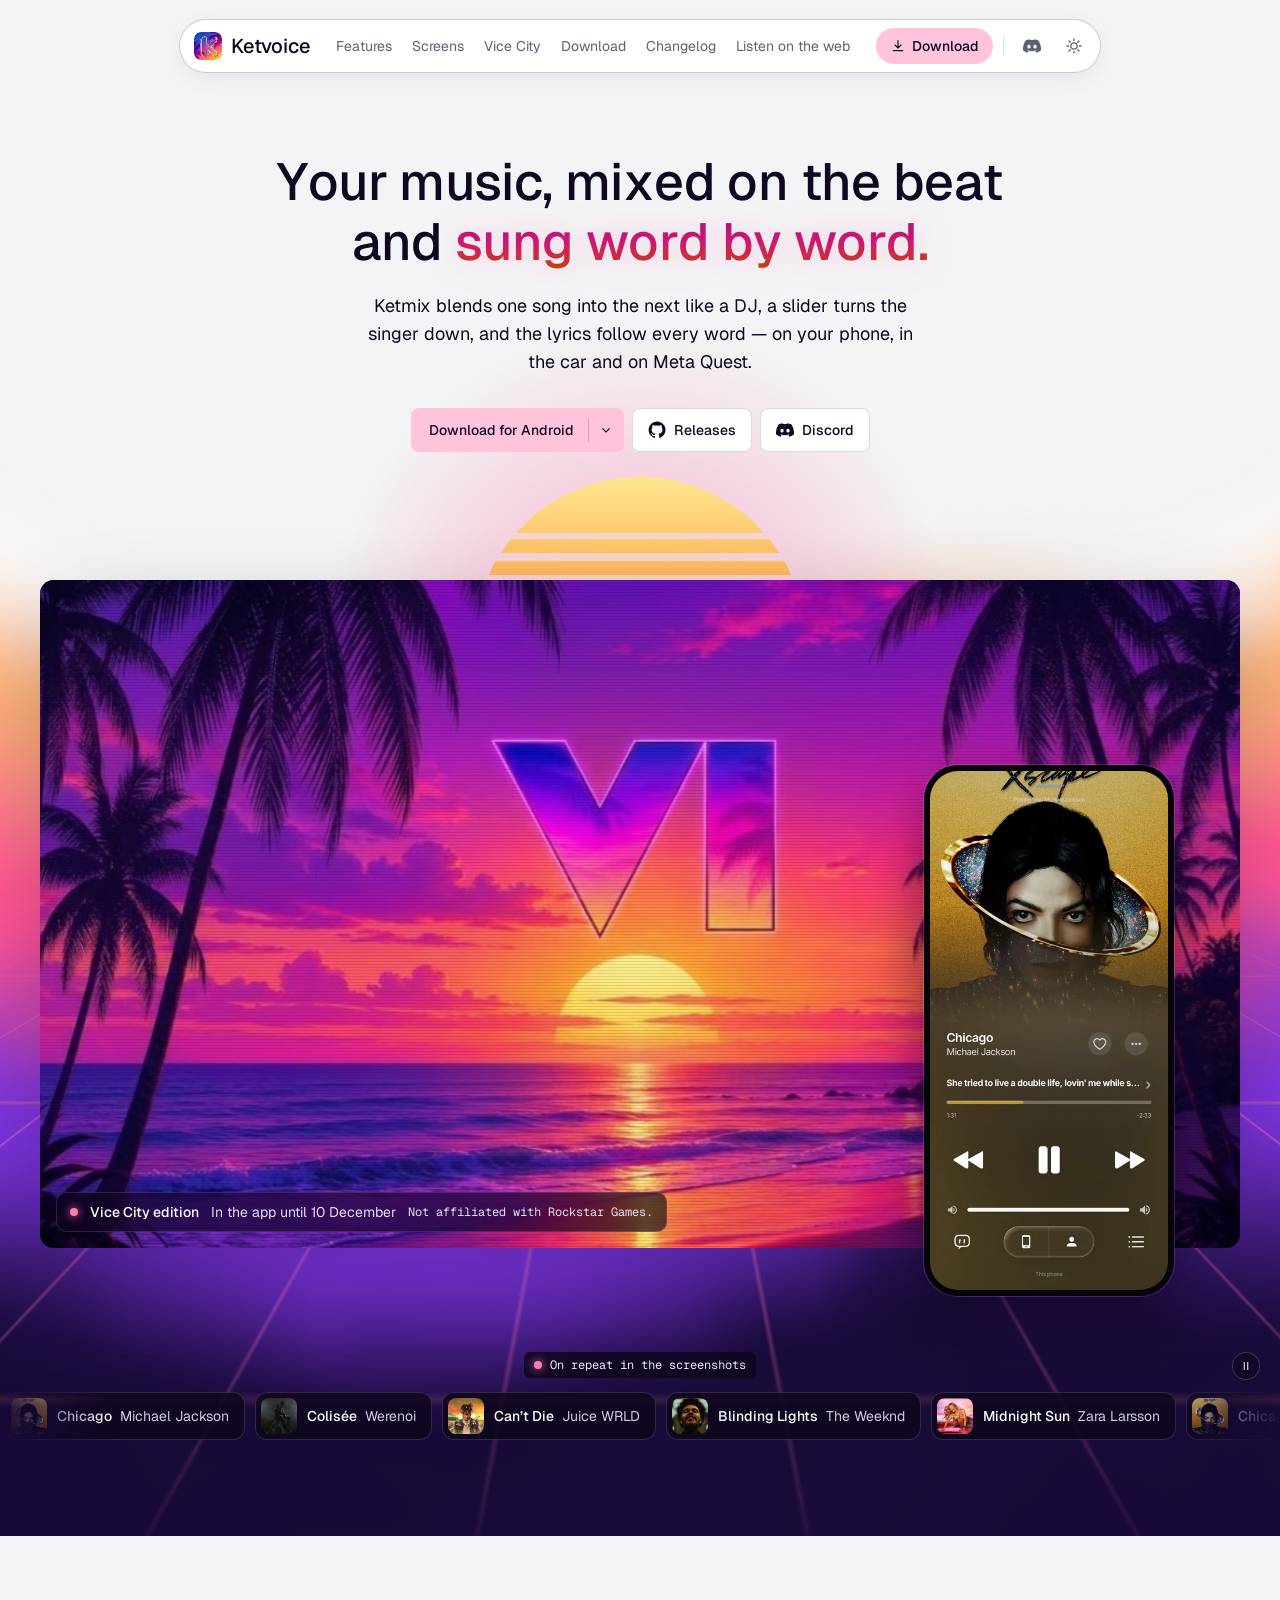
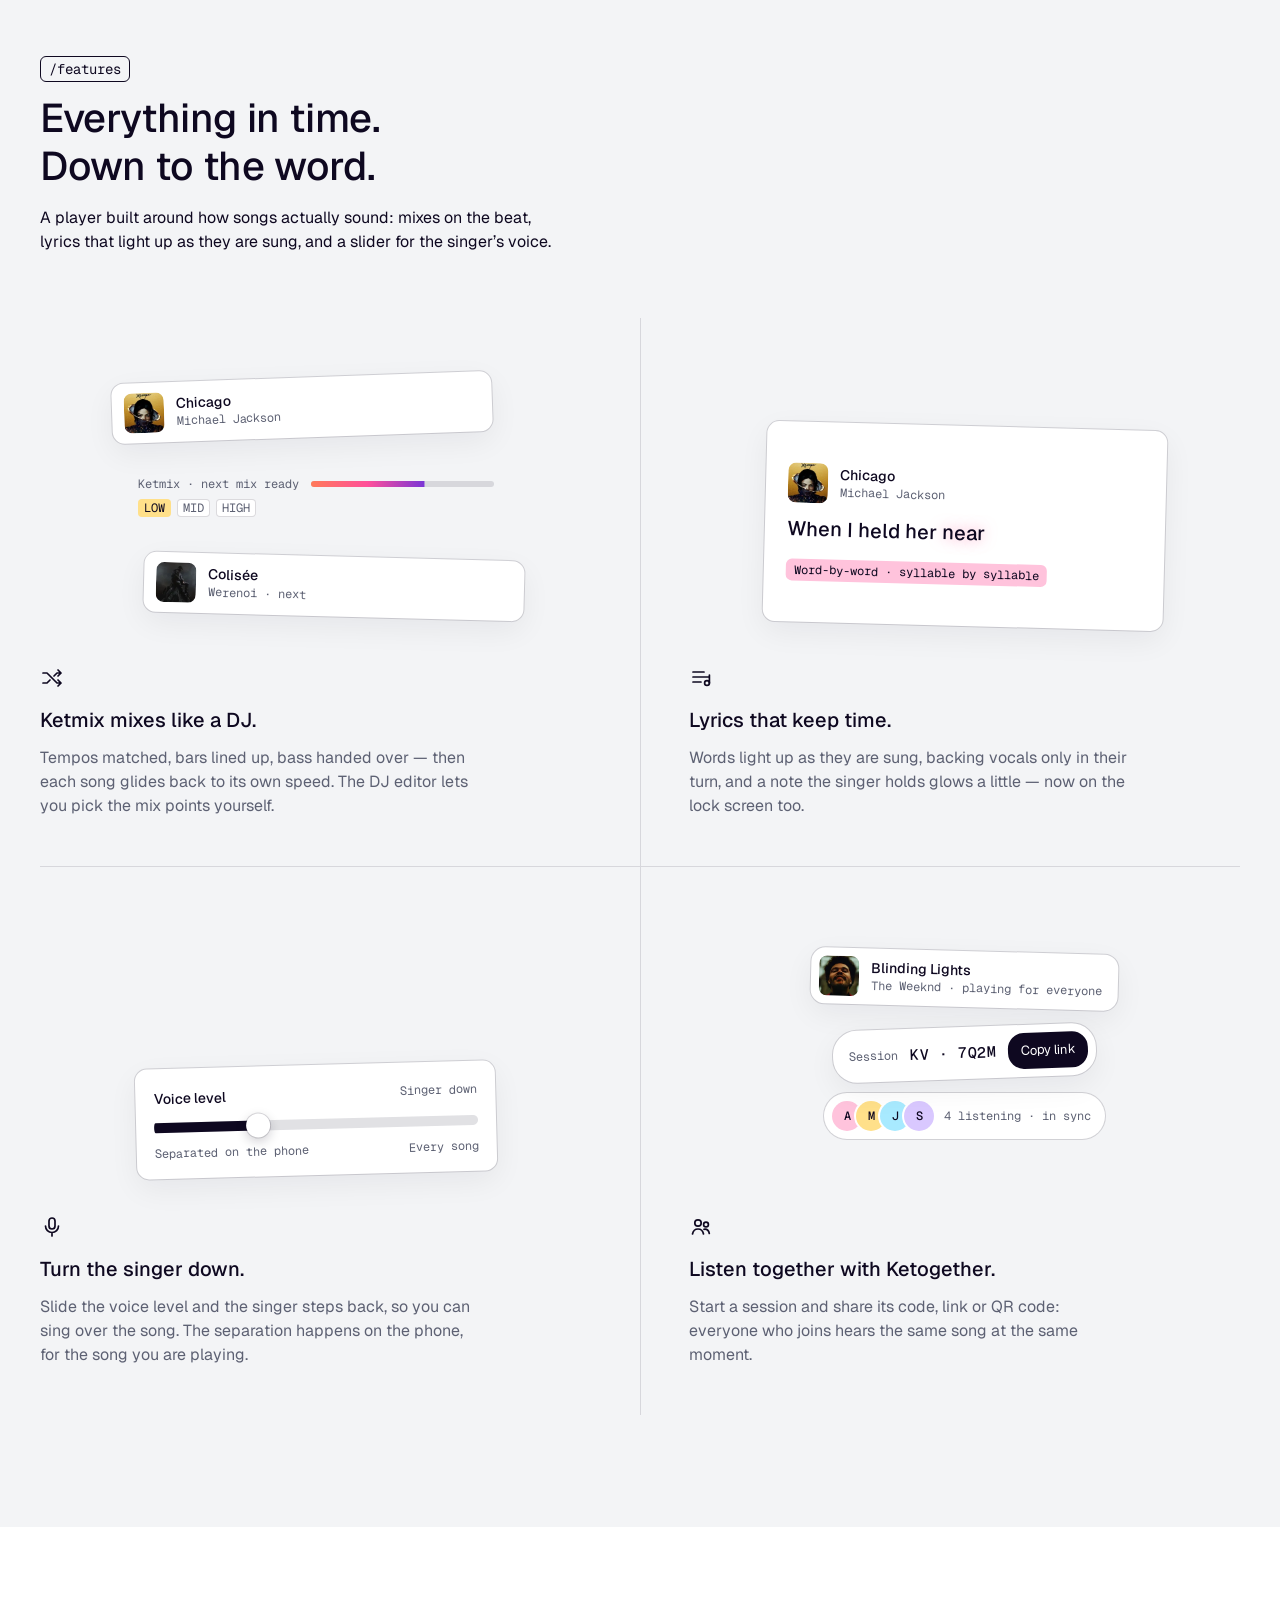
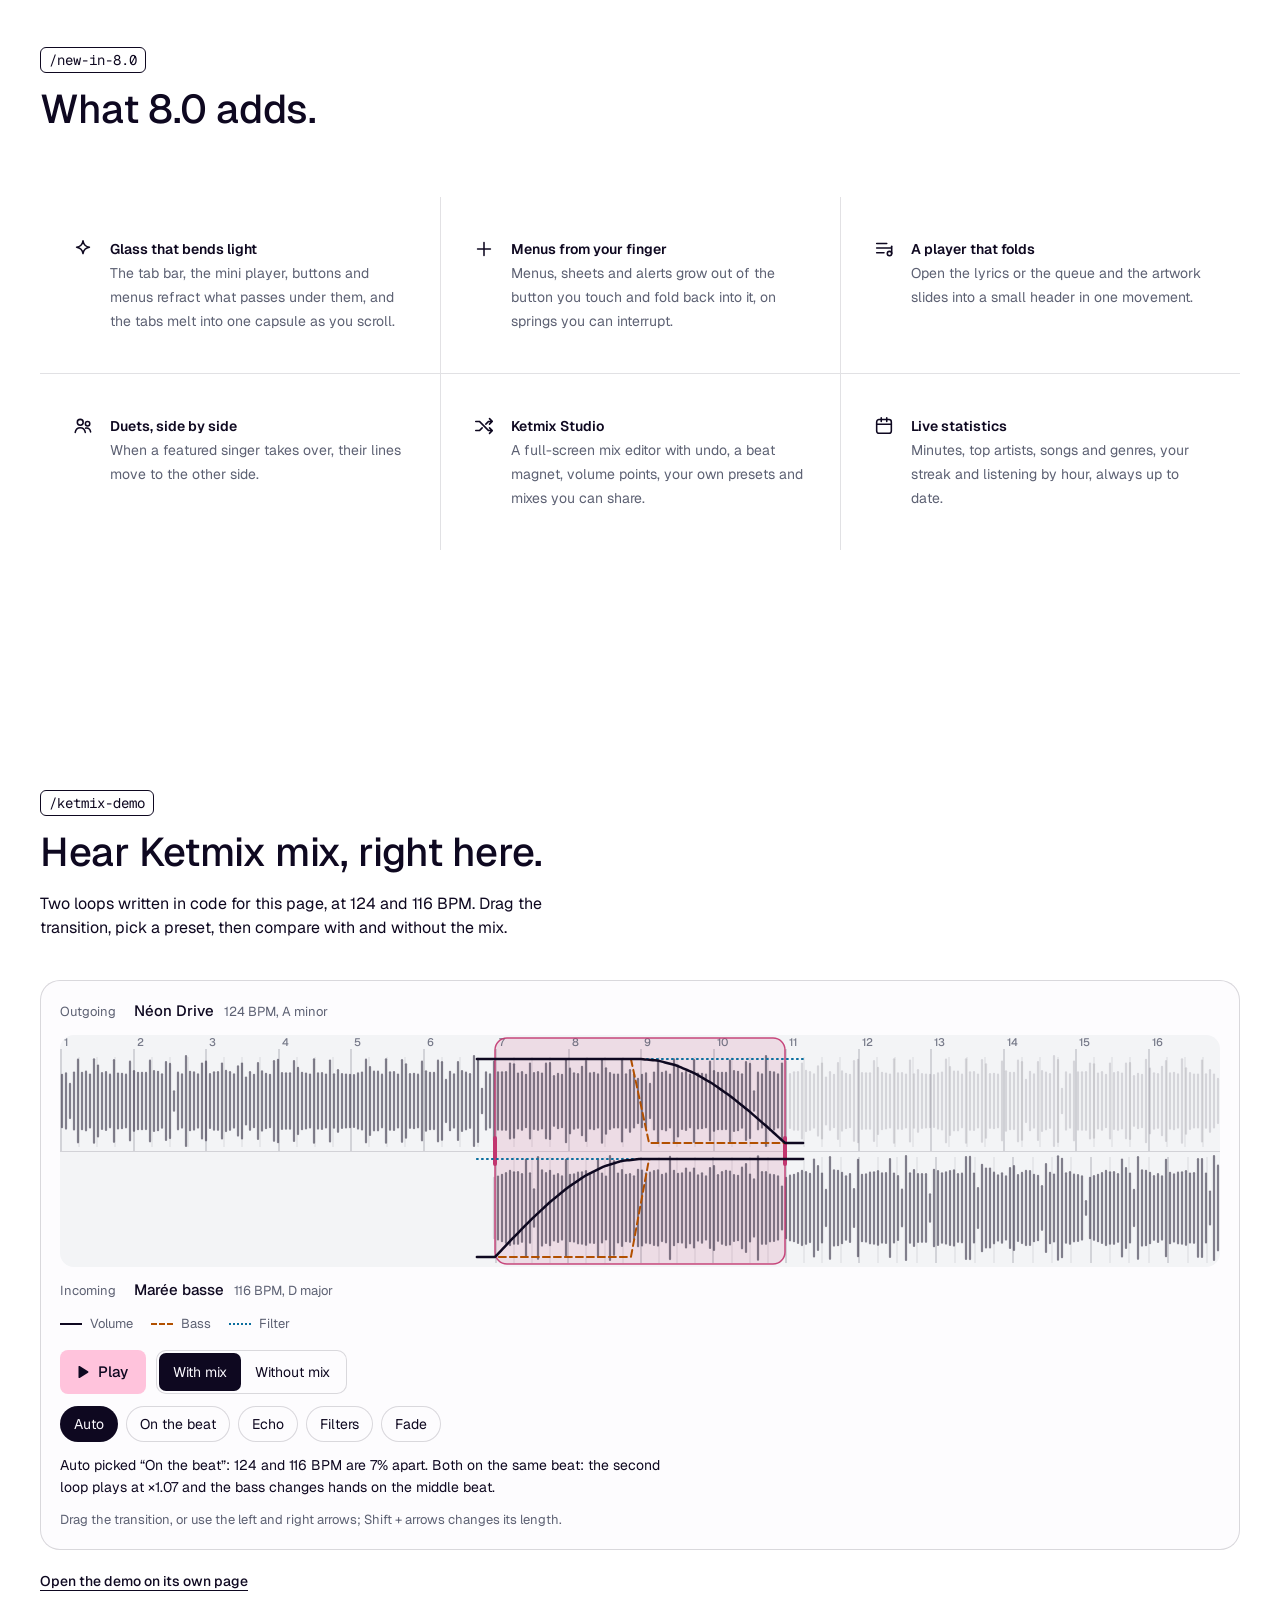
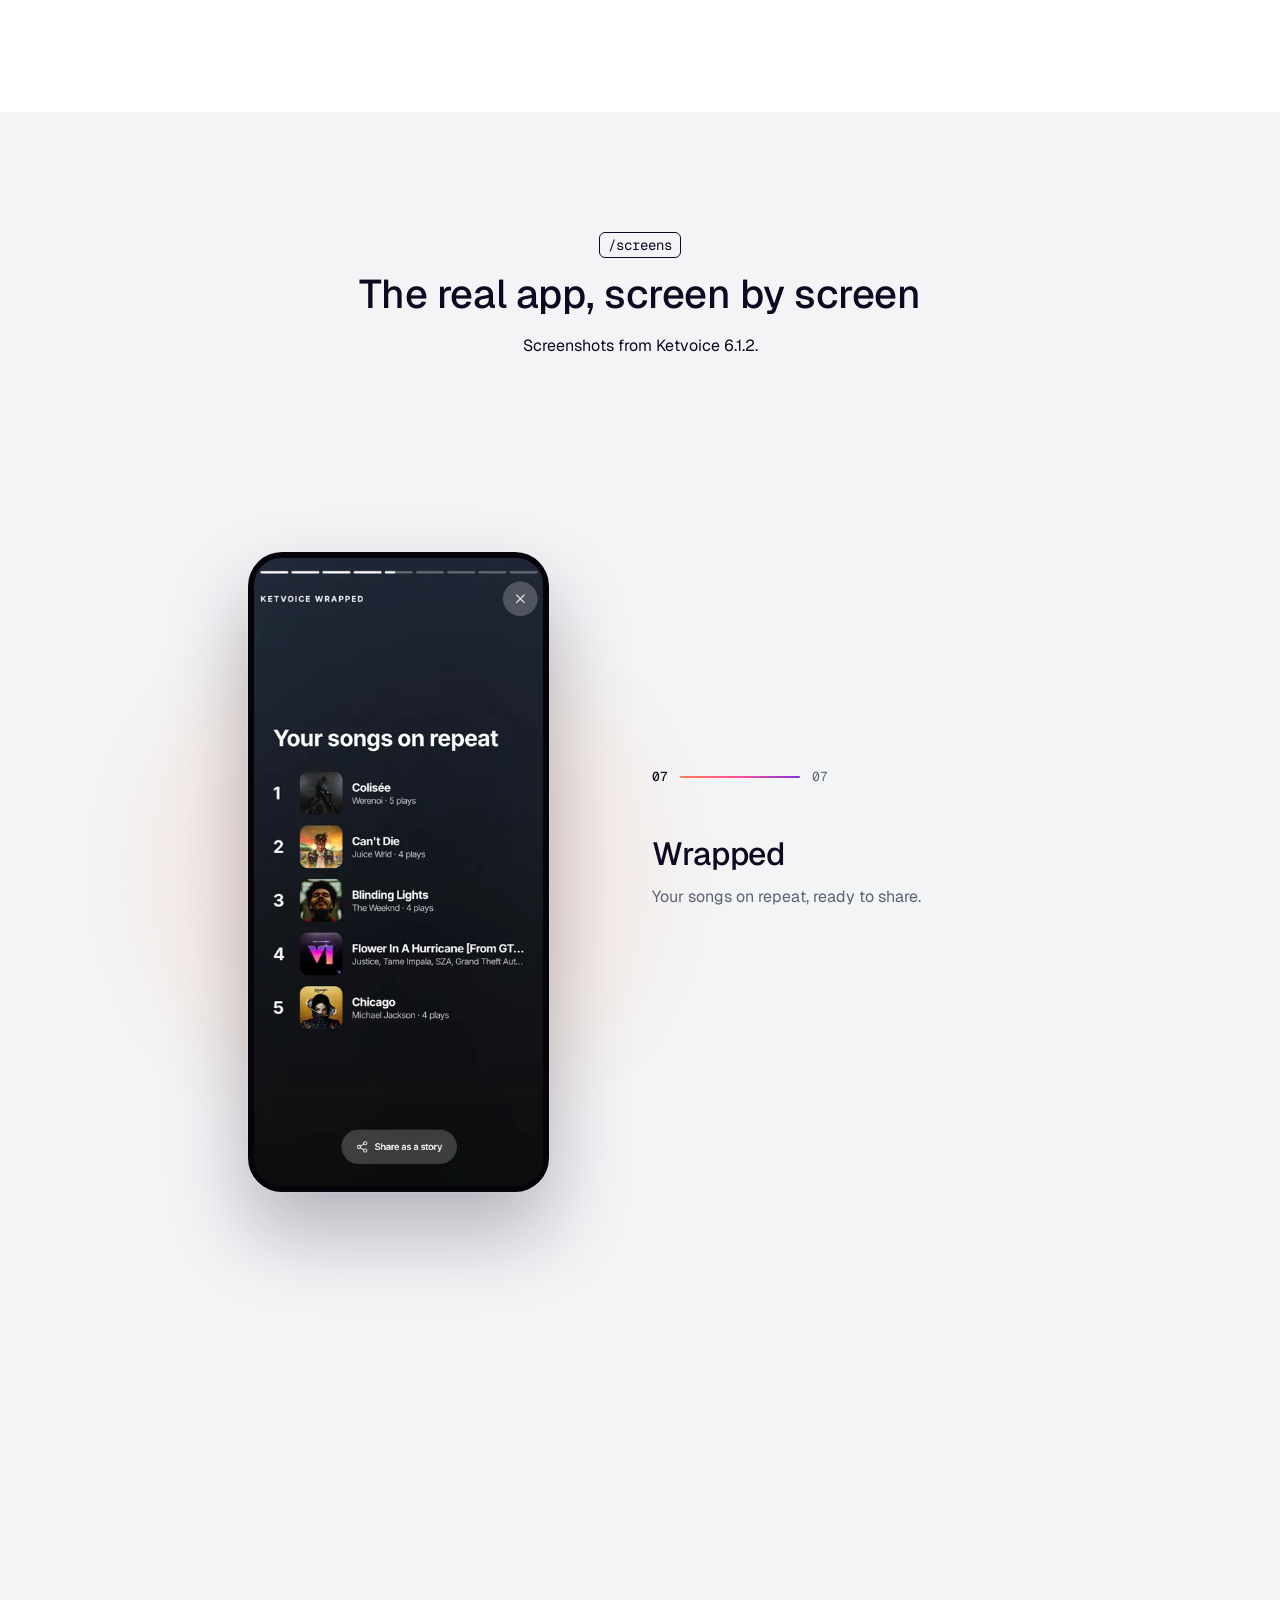
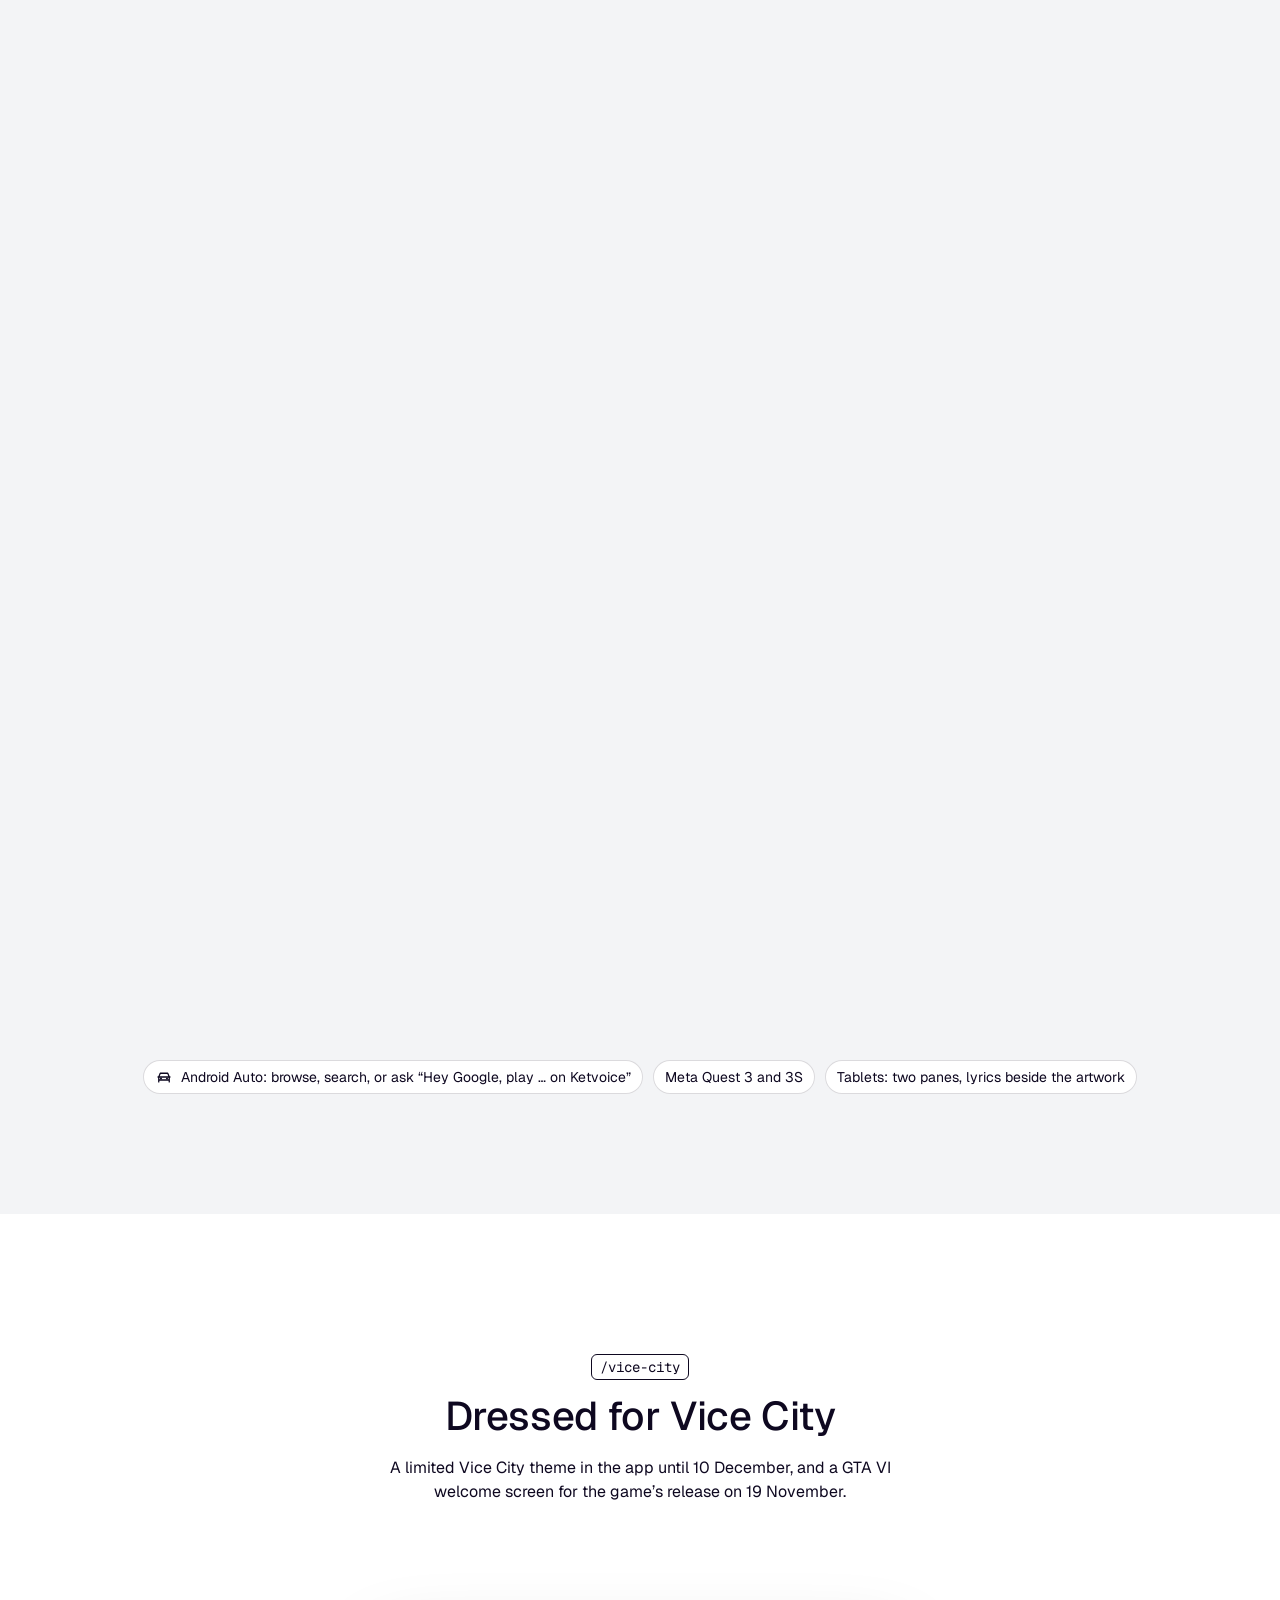
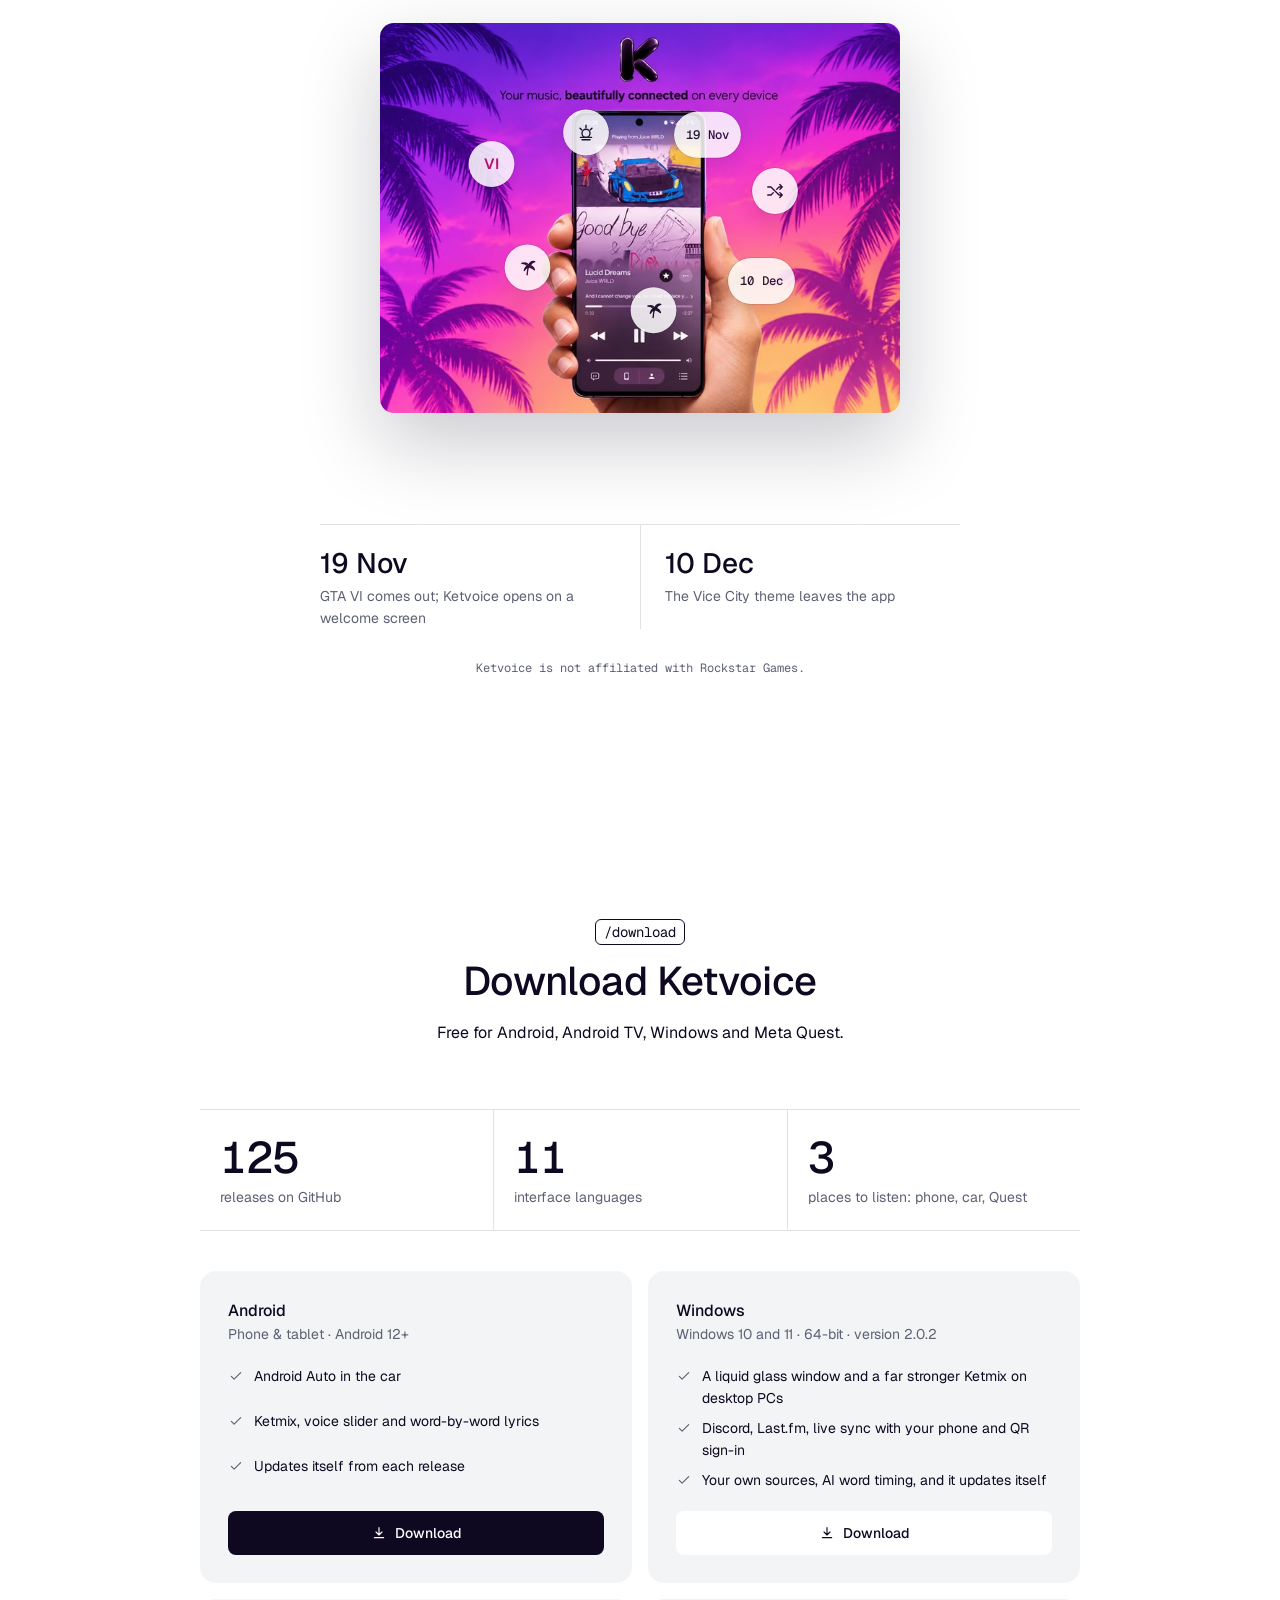
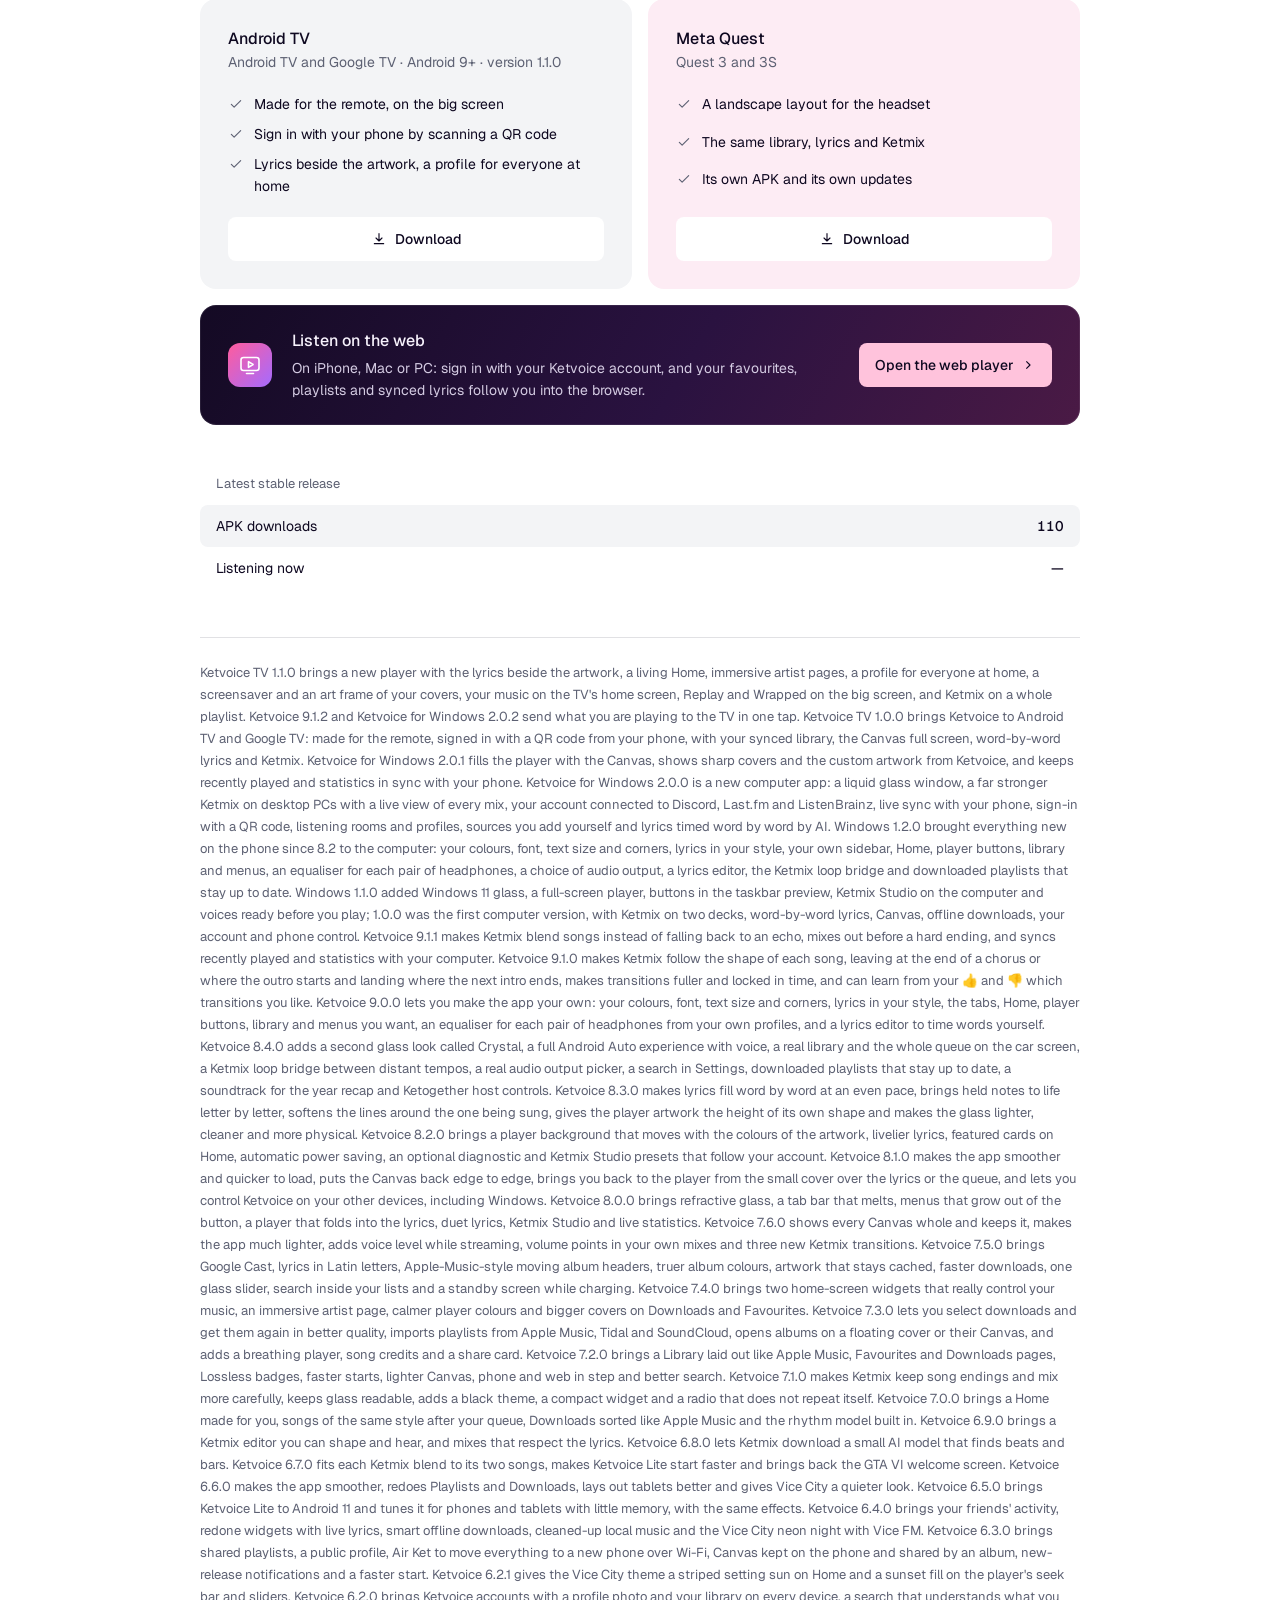
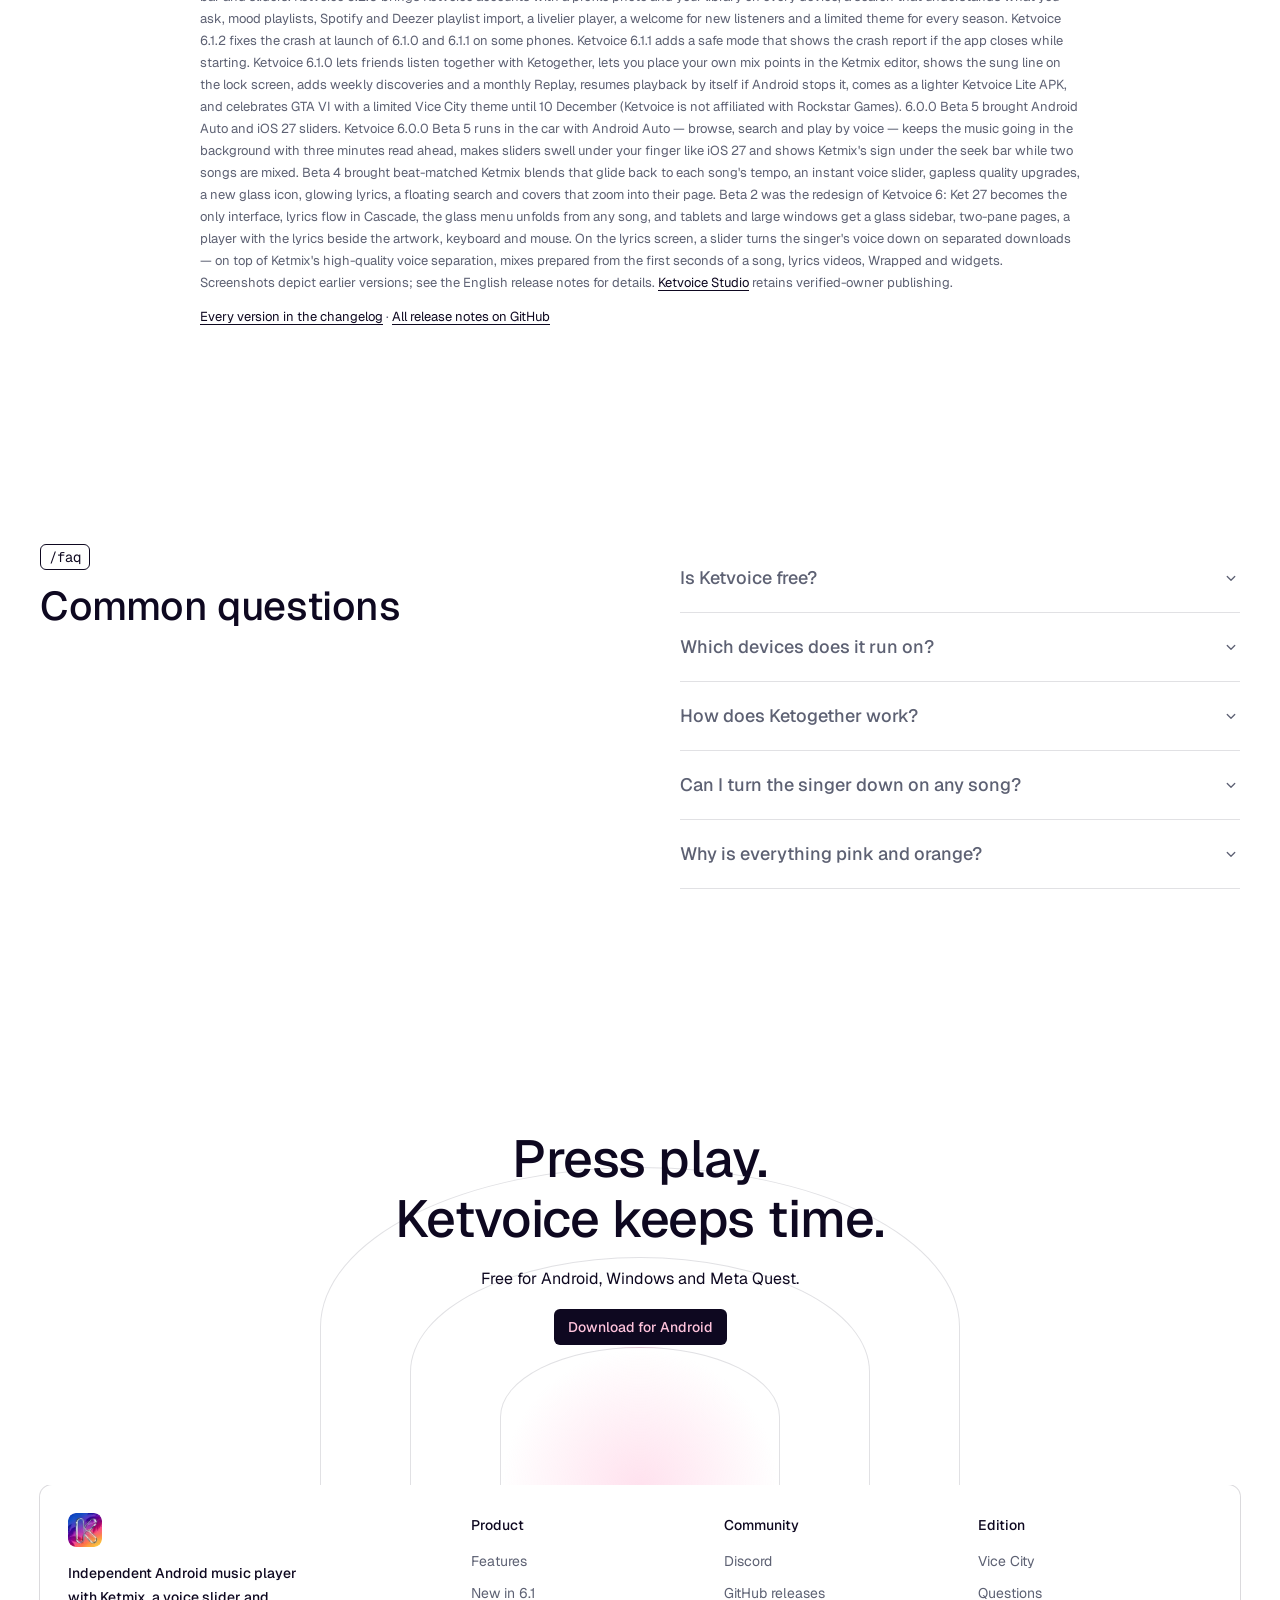
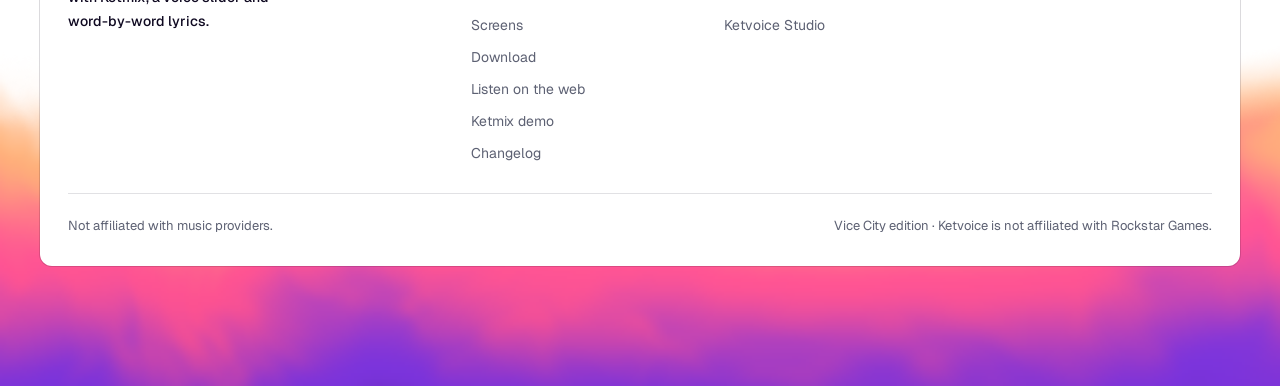
<file: index.html>
<!DOCTYPE html>
<html lang="en">
<head>
<meta charset="utf-8"/><meta content="width=device-width,initial-scale=1" name="viewport"/><meta content="light dark" name="color-scheme"/><meta content="#f3f4f6" name="theme-color"/>
<title>Ketvoice — a free music player for Android, Quest and the car</title>
<link rel="icon" href="favicon.ico" sizes="any"/>
<link rel="icon" type="image/png" sizes="32x32" href="favicon-32.png"/>
<link rel="icon" type="image/png" sizes="16x16" href="favicon-16.png"/>
<link rel="icon" type="image/png" sizes="192x192" href="favicon-192.png"/>
<link rel="apple-touch-icon" sizes="180x180" href="apple-touch-icon.png"/>
<meta content="Ketvoice is a free music player for Android. Ketmix blends songs on the beat, a slider turns the singer's voice down, lyrics follow every word — on phones, Meta Quest and Android Auto." name="description"/>
<meta property="og:type" content="website"/>
<meta property="og:title" content="Ketvoice — a free music player for Android, Quest and the car"/>
<meta property="og:description" content="Your music, beautifully connected on every device. Free for Android and Meta Quest."/>
<meta property="og:image" content="https://raw.githubusercontent.com/Tysnnn23/Ketvoice/main/ketvoice-banner.png"/>
<meta property="og:image:width" content="1448"/><meta property="og:image:height" content="1086"/>
<meta property="og:image:alt" content="Ketvoice — your music, beautifully connected on every device"/>
<meta name="twitter:card" content="summary_large_image"/>
<meta name="twitter:image" content="https://raw.githubusercontent.com/Tysnnn23/Ketvoice/main/ketvoice-banner.png"/>
<script>/* Discord sign-in for the web player: while /player is not in Supabase's allowed redirect addresses, Supabase sends the answer to the site's home instead. It goes on to /player (only within 10 minutes of a sign-in started there). */(function(){try{var q=location.search+location.hash;if(!/[?&#](code|error_description)=/.test(q))return;var p=JSON.parse(localStorage.getItem('kv-player-pkce')||'null');if(p&&Date.now()-p.at<6e5)location.replace('/player'+location.search+location.hash)}catch(e){}})();</script>
<script>document.documentElement.classList.add('js');(function(){var d=document.documentElement;try{if(localStorage.getItem('ketvoice-theme')==='dark')d.classList.add('dark')}catch(e){}if(!matchMedia('(prefers-reduced-motion: reduce)').matches)d.classList.add('motion')})();</script>
<link rel="preconnect" href="https://fonts.googleapis.com"/>
<link rel="preconnect" href="https://fonts.gstatic.com" crossorigin/>
<link rel="stylesheet" href="https://fonts.googleapis.com/css2?family=Geist:wght@400..600&amp;family=Geist+Mono:wght@400;500&amp;display=swap"/>
<link rel="preload" as="image" type="image/avif" imagesrcset="assets/hero-vi-720.avif 720w, assets/hero-vi-1117.avif 1117w" imagesizes="(max-width: 1240px) 100vw, 1188px"/>
<link rel="stylesheet" href="css/style.css?v=202611181500"/>
<link rel="stylesheet" href="css/ketmix.css?v=202611191200"/>
<script async src="https://pagead2.googlesyndication.com/pagead/js/adsbygoogle.js?client=ca-pub-2623695974781872"
     crossorigin="anonymous"></script>
</head>
<body>
<svg aria-hidden="true" style="position:absolute;width:0;height:0;overflow:hidden" xmlns="http://www.w3.org/2000/svg">
<symbol id="i-down" viewBox="0 0 24 24"><path d="M12 4v11m0 0 4.5-4.5M12 15l-4.5-4.5M5 19h14"/></symbol>
<symbol id="i-chev" viewBox="0 0 24 24"><path d="m7 10 5 5 5-5" /></symbol>
<symbol id="i-check" viewBox="0 0 24 24"><path d="m5 12.5 4.2 4.2L19 7"/></symbol>
<symbol id="i-plus" viewBox="0 0 24 24"><path d="M12 5v14M5 12h14"/></symbol>
<symbol id="i-mix" viewBox="0 0 24 24"><path d="M3 7h4l10 10h4M3 17h4l3-3m4-4 3-3h4M18 4l3 3-3 3M18 14l3 3-3 3"/></symbol>
<symbol id="i-lyrics" viewBox="0 0 24 24"><path d="M4 6h11M4 11h16M4 16h8"/><circle cx="18" cy="17" r="2.4"/><path d="M20.4 17V9"/></symbol>
<symbol id="i-voice" viewBox="0 0 24 24"><rect x="9" y="3" width="6" height="11" rx="3"/><path d="M5.5 11a6.5 6.5 0 0 0 13 0M12 17.5V21"/></symbol>
<symbol id="i-people" viewBox="0 0 24 24"><circle cx="9" cy="8" r="3.2"/><circle cx="17" cy="9.5" r="2.4"/><path d="M3.5 19c.6-3.2 2.8-5 5.5-5s4.9 1.8 5.5 5M15 14.3c2.6-.4 4.7 1.2 5.3 4.2"/></symbol>
<symbol id="i-web" viewBox="0 0 24 24"><rect x="3" y="4.5" width="18" height="13" rx="2.5"/><path d="M8.5 20.5h7M10.5 8.6v5.8l4.6-2.9z"/></symbol>
<symbol id="i-wave" viewBox="0 0 24 24"><path d="M3 12h2M7 8v8M11 5v14M15 9v6M19 7v10M21 12h0"/></symbol>
<symbol id="i-lock" viewBox="0 0 24 24"><rect x="5" y="10" width="14" height="10" rx="2.5"/><path d="M8 10V7.5a4 4 0 0 1 8 0V10M9 15h6"/></symbol>
<symbol id="i-spark" viewBox="0 0 24 24"><path d="M12 3c.6 4.2 2.8 6.4 7 7-4.2.6-6.4 2.8-7 7-.6-4.2-2.8-6.4-7-7 4.2-.6 6.4-2.8 7-7Z"/></symbol>
<symbol id="i-calendar" viewBox="0 0 24 24"><rect x="4" y="5" width="16" height="15" rx="2.5"/><path d="M4 10h16M9 3v4M15 3v4"/></symbol>
<symbol id="i-resume" viewBox="0 0 24 24"><path d="M4 12a8 8 0 1 0 2.4-5.7M4 4v4h4"/><path d="M10 9.5v5l4-2.5z"/></symbol>
<symbol id="i-car" viewBox="0 0 24 24"><path d="M5 16V12l2-5h10l2 5v4M5 16h14M5 16v2.5M19 16v2.5M4 12h16"/><circle cx="8" cy="14" r=".6"/><circle cx="16" cy="14" r=".6"/></symbol>
<symbol id="i-disc" viewBox="0 0 24 24"><path fill="currentColor" stroke="none" d="M20.317 4.37a19.79 19.79 0 0 0-4.885-1.515.074.074 0 0 0-.079.037c-.21.375-.444.865-.608 1.25a18.27 18.27 0 0 0-5.487 0 12.6 12.6 0 0 0-.617-1.25.077.077 0 0 0-.079-.037A19.74 19.74 0 0 0 3.677 4.37a.07.07 0 0 0-.032.027C.533 9.046-.32 13.58.099 18.058a.082.082 0 0 0 .031.056 19.9 19.9 0 0 0 5.993 3.03.078.078 0 0 0 .084-.028c.462-.63.874-1.295 1.226-1.994a.076.076 0 0 0-.041-.106 13.1 13.1 0 0 1-1.872-.892.077.077 0 0 1-.008-.128c.126-.094.252-.192.372-.291a.074.074 0 0 1 .078-.011c3.928 1.793 8.18 1.793 12.061 0a.074.074 0 0 1 .079.01c.12.099.246.198.373.292a.077.077 0 0 1-.007.128 12.3 12.3 0 0 1-1.873.891.077.077 0 0 0-.04.107c.36.698.772 1.363 1.225 1.993a.076.076 0 0 0 .084.029 19.84 19.84 0 0 0 6.002-3.03.077.077 0 0 0 .032-.055c.5-5.177-.838-9.674-3.549-13.66a.061.061 0 0 0-.031-.029ZM8.02 15.331c-1.183 0-2.157-1.085-2.157-2.419 0-1.333.955-2.419 2.157-2.419 1.211 0 2.176 1.095 2.157 2.419 0 1.334-.956 2.419-2.157 2.419Zm7.975 0c-1.183 0-2.157-1.085-2.157-2.419 0-1.333.955-2.419 2.157-2.419 1.211 0 2.176 1.095 2.157 2.419 0 1.334-.946 2.419-2.157 2.419Z"/></symbol>
<symbol id="i-palm" viewBox="0 0 24 24"><path d="M11.5 21c.3-4.6 1-8.2 2.3-11.4M13.8 9.6C12 6.6 8.6 5.6 5 6.8c3 .1 5.4 1.2 6.9 3.1M13.8 9.6c.8-3.6 3.7-5.4 7.2-4.9-2.6.8-4.6 2.3-5.6 4.7M13.8 9.6c3.6.1 6 2.1 6.8 5.4-1.6-1.9-3.8-3.2-6.4-3.6M13.8 9.6c-3 .6-5.2 2.8-5.7 6.2 1.1-2.3 3-3.9 5.3-4.6"/></symbol>
<symbol id="i-sun" viewBox="0 0 24 24"><circle cx="12" cy="13" r="5"/><path d="M5 18h14M7 21h10M12 3v3M4.6 6.6l2 2M19.4 6.6l-2 2"/></symbol>
<symbol id="i-gh" viewBox="0 0 24 24"><path fill="currentColor" stroke="none" d="M12 .8a11.2 11.2 0 0 0-3.54 21.83c.56.1.77-.24.77-.54v-2.1c-3.15.68-3.81-1.34-3.81-1.34-.51-1.29-1.26-1.63-1.26-1.63-1.03-.7.08-.69.08-.69 1.14.08 1.74 1.17 1.74 1.17 1.01 1.73 2.66 1.23 3.3.94.1-.73.4-1.24.73-1.53-2.52-.28-5.17-1.26-5.17-5.61 0-1.24.44-2.25 1.17-3.04-.12-.28-.51-1.44.11-3 0 0 .96-.31 3.1 1.16a10.8 10.8 0 0 1 5.65 0c2.15-1.47 3.1-1.16 3.1-1.16.62 1.56.23 2.72.11 3 .73.79 1.17 1.8 1.17 3.04 0 4.36-2.66 5.33-5.19 5.6.41.35.78 1.04.78 2.1v3.12c0 .3.2.64.78.53A11.2 11.2 0 0 0 12 .8Z"/></symbol>
</svg>
<a class="skip-link" href="#main">Skip to content</a>
<div aria-hidden="true" class="page-progress"></div>

<div class="header-zone"><header class="topbar" id="topbar">
<a aria-label="Ketvoice home" class="brand" href="#top"><picture><source srcset="assets/ketvoice-logo-vc-96.webp" type="image/webp"/><img alt="" height="28" src="assets/ketvoice-logo-vc-96.png" width="28"/></picture><span>Ketvoice</span></a>
<nav aria-label="Primary" class="nav-links"><a href="#features">Features</a><a href="#screens">Screens</a><a href="#vice-city">Vice City</a><a href="#download">Download</a><a href="changelog">Changelog</a><a href="player">Listen on the web</a></nav>
<div class="nav-actions"><a class="nav-cta" data-apk="android" href="#download"><svg aria-hidden="true" class="icon"><use href="#i-down"/></svg>Download</a><span aria-hidden="true" class="nav-sep"></span><button aria-label="Ketvoice Discord" class="nav-icon discord-action" title="Discord" type="button"><svg aria-hidden="true" class="icon"><use href="#i-disc"/></svg></button><button aria-label="Switch theme" class="nav-icon theme-toggle" id="theme-toggle" title="Switch between light and dark" type="button"><svg aria-hidden="true" class="icon theme-icon" viewBox="0 0 24 24"><g class="sun"><circle cx="12" cy="12" r="4.2"></circle><path d="M12 2.6v2.2M12 19.2v2.2M2.6 12h2.2M19.2 12h2.2M5.4 5.4l1.6 1.6M17 17l1.6 1.6M18.6 5.4 17 7M7 17l-1.6 1.6"></path></g><path class="moon" d="M20 14.4A8.4 8.4 0 1 1 9.6 4a6.9 6.9 0 0 0 10.4 10.4Z"></path></svg></button><button aria-controls="mobile-menu" aria-expanded="false" aria-label="Open navigation" class="menu-toggle" id="menu-toggle" type="button"><svg aria-hidden="true" class="icon" viewBox="0 0 24 24"><path d="M5 9h14M5 15h14"></path></svg></button></div>
</header>
<div class="mobile-menu" id="mobile-menu"><a href="#features">Features</a><a href="#screens">Screens</a><a href="#vice-city">Vice City</a><a href="#download">Download</a><a href="changelog">Changelog</a><a href="player">Listen on the web</a><button class="discord-action" type="button">Discord</button></div></div>

<main id="main">
<section aria-labelledby="hero-title" class="hero" id="top">
<canvas aria-hidden="true" class="flow flow-hero" data-flow="hero"></canvas>
<div aria-hidden="true" class="spot"></div>
<div aria-hidden="true" class="floor"><i></i></div>
<div class="wrap hero-head">
<h1 class="appear kinetic" data-kinetic id="hero-title">Your music, mixed on the beat and <span class="sung">sung word by word.</span></h1>
<p class="hero-sub appear">Ketmix blends one song into the next like a DJ, a slider turns the singer down, and the lyrics follow every word — on your phone, in the car and on Meta Quest.</p>
<div class="hero-actions appear">
<div class="split" data-magnet id="split"><a class="btn btn-accent split-main" data-apk="android" href="https://github.com/Tysnnn23/Ketvoice/releases/latest">Download for Android</a><button aria-controls="split-menu" aria-expanded="false" aria-haspopup="true" aria-label="Choose another edition" class="btn btn-accent split-more" id="split-more" type="button"><svg aria-hidden="true" class="icon"><use href="#i-chev"/></svg></button>
<div class="split-menu" id="split-menu" role="menu"><a data-apk="android" href="https://github.com/Tysnnn23/Ketvoice/releases/latest" role="menuitem">Android <small>phone &amp; tablet</small></a><a data-win="windows" href="https://github.com/Tysnnn23/Ketvoice/releases/download/windows-v2.0.2/Ketvoice-2.0.2.msi" role="menuitem">Windows <small>10 and 11</small></a><a data-tv="tv" href="https://github.com/Tysnnn23/Ketvoice/releases/download/tv-v1.1.0/Ketvoice-TV-1.1.0.apk" role="menuitem">Android TV <small>and Google TV</small></a><a data-apk="quest" href="https://github.com/Tysnnn23/Ketvoice/releases/latest" role="menuitem">Meta Quest <small>3 and 3S</small></a><a data-apk="lite" hidden href="https://github.com/Tysnnn23/Ketvoice/releases/latest" role="menuitem">Ketvoice Lite <small>modest phones</small></a><a data-apk="wear" hidden href="https://github.com/Tysnnn23/Ketvoice/releases/latest" role="menuitem">Wear OS <small>watch</small></a></div></div>
<a class="btn btn-line" data-magnet href="https://github.com/Tysnnn23/Ketvoice/releases/latest" rel="noopener noreferrer" target="_blank"><svg aria-hidden="true" class="icon"><use href="#i-gh"/></svg>Releases</a>
<button class="btn btn-line discord-action" data-magnet type="button"><svg aria-hidden="true" class="icon"><use href="#i-disc"/></svg>Discord</button>
</div>
</div>
<div class="wrap showcase-wrap">
<div aria-hidden="true" class="vc-sun"><i></i></div>
<figure class="showcase appear-late">
<picture class="showcase-art"><source type="image/avif" sizes="(max-width: 1240px) 100vw, 1188px" srcset="assets/hero-vi-720.avif 720w, assets/hero-vi-1117.avif 1117w"/><source type="image/webp" sizes="(max-width: 1240px) 100vw, 1188px" srcset="assets/hero-vi-720.webp 720w, assets/hero-vi-1117.webp 1117w"/><img alt="A neon VI over a sunset beach lined with palm trees" decoding="async" fetchpriority="high" height="622" sizes="(max-width: 1240px) 100vw, 1188px" src="assets/hero-vi-1117.jpg" srcset="assets/hero-vi-720.jpg 720w, assets/hero-vi-1117.jpg 1117w" width="1117"/></picture>
<div class="showcase-phone"><picture><source type="image/webp" sizes="(max-width: 760px) 30vw, 250px" srcset="assets/app-player-420.webp 420w, assets/app-player-640.webp 640w"/><img alt="The Ketvoice player playing Chicago by Michael Jackson: the XSCAPE artwork, the line being sung, the seek bar and the controls" decoding="async" height="2600" width="1224" src="assets/app-player-420.jpg"/></picture></div>
<figcaption class="showcase-bar"><span class="sb-dot" aria-hidden="true"></span><span class="sb-title">Vice City edition</span><span class="sb-meta">In the app until 10 December</span><span class="sb-fine">Not affiliated with Rockstar Games.</span></figcaption>
</figure>
</div>
<div class="ticker appear-late" data-live id="ticker">
<p class="tk-label"><span class="sb-dot" aria-hidden="true"></span>On repeat in the screenshots</p>
<div class="tk-view"><div class="tk-track"><ul aria-label="Songs on repeat in the app screenshots"><li><img alt="" class="cover" decoding="async" height="120" loading="lazy" src="assets/cover-chicago.webp" width="120"/><span><b>Chicago</b> Michael Jackson</span></li><li><img alt="" class="cover" decoding="async" height="120" loading="lazy" src="assets/cover-colisee.webp" width="120"/><span><b>Colisée</b> Werenoi</span></li><li><img alt="" class="cover" decoding="async" height="120" loading="lazy" src="assets/cover-cantdie.webp" width="120"/><span><b>Can’t Die</b> Juice WRLD</span></li><li><img alt="" class="cover" decoding="async" height="120" loading="lazy" src="assets/cover-blinding.webp" width="120"/><span><b>Blinding Lights</b> The Weeknd</span></li><li><img alt="" class="cover" decoding="async" height="120" loading="lazy" src="assets/cover-midnight.webp" width="120"/><span><b>Midnight Sun</b> Zara Larsson</span></li></ul><ul aria-hidden="true" class="tk-dup"><li><img alt="" class="cover" decoding="async" height="120" loading="lazy" src="assets/cover-chicago.webp" width="120"/><span><b>Chicago</b> Michael Jackson</span></li><li><img alt="" class="cover" decoding="async" height="120" loading="lazy" src="assets/cover-colisee.webp" width="120"/><span><b>Colisée</b> Werenoi</span></li><li><img alt="" class="cover" decoding="async" height="120" loading="lazy" src="assets/cover-cantdie.webp" width="120"/><span><b>Can’t Die</b> Juice WRLD</span></li><li><img alt="" class="cover" decoding="async" height="120" loading="lazy" src="assets/cover-blinding.webp" width="120"/><span><b>Blinding Lights</b> The Weeknd</span></li><li><img alt="" class="cover" decoding="async" height="120" loading="lazy" src="assets/cover-midnight.webp" width="120"/><span><b>Midnight Sun</b> Zara Larsson</span></li></ul></div></div>
<button aria-label="Pause the song ticker" aria-pressed="false" class="tk-pause" id="tk-pause" type="button"><svg aria-hidden="true" class="icon" viewBox="0 0 24 24"><path class="i-pause" d="M9 6v12M15 6v12"/><path class="i-play" d="M8 5.5v13l10.5-6.5z"/></svg></button>
</div>
</section>

<section aria-labelledby="features-title" class="features" id="features">
<div class="wrap">
<header class="sec-head reveal"><p class="tag">/features</p><h2 id="features-title">Everything in time.<br/>Down to the word.</h2><p class="sec-sub">A player built around how songs actually sound: mixes on the beat, lyrics that light up as they are sung, and a slider for the singer’s voice.</p></header>
<div class="bento">
<article class="cell reveal">
<div aria-hidden="true" class="widget w-mix">
<div class="deck deck-a"><img alt="" class="cover" height="120" loading="lazy" src="assets/cover-chicago.webp" width="120"/><span class="deck-t"><b>Chicago</b><small>Michael Jackson</small></span></div>
<div class="xfade"><span class="xf-label">Ketmix · next mix ready</span><span class="xf-track"><i></i></span><span class="xf-keys"><em>LOW</em><em>MID</em><em>HIGH</em></span></div>
<div class="deck deck-b"><img alt="" class="cover" height="120" loading="lazy" src="assets/cover-colisee.webp" width="120"/><span class="deck-t"><b>Colisée</b><small>Werenoi · next</small></span></div>
</div>
<svg aria-hidden="true" class="icon cell-icon"><use href="#i-mix"/></svg>
<h3>Ketmix mixes like a DJ.</h3>
<p>Tempos matched, bars lined up, bass handed over — then each song glides back to its own speed. The DJ editor lets you pick the mix points yourself.</p>
</article>
<article class="cell reveal">
<div aria-hidden="true" class="widget w-lyrics">
<div class="ly-head"><img alt="" class="cover" height="120" loading="lazy" src="assets/cover-chicago.webp" width="120"/><span class="deck-t"><b>Chicago</b><small>Michael Jackson</small></span></div>
<p class="ly ly-now"><span>When</span> <span>I</span> <span>held</span> <span>her</span> <span class="held">near</span></p>
<span class="ly-chip">Word-by-word · syllable by syllable</span>
</div>
<svg aria-hidden="true" class="icon cell-icon"><use href="#i-lyrics"/></svg>
<h3>Lyrics that keep time.</h3>
<p>Words light up as they are sung, backing vocals only in their turn, and a note the singer holds glows a little — now on the lock screen too.</p>
</article>
<article class="cell reveal">
<div aria-hidden="true" class="widget w-voice">
<div class="vs-row"><span>Voice level</span><span class="vs-val">Singer down</span></div>
<div class="vs-track"><i></i><b></b></div>
<div class="vs-row vs-sub"><span>Separated on the phone</span><span>Every song</span></div>
</div>
<svg aria-hidden="true" class="icon cell-icon"><use href="#i-voice"/></svg>
<h3>Turn the singer down.</h3>
<p>Slide the voice level and the singer steps back, so you can sing over the song. The separation happens on the phone, for the song you are playing.</p>
</article>
<article class="cell reveal">
<div aria-hidden="true" class="widget w-together">
<div class="kt-now"><img alt="" class="cover" height="120" loading="lazy" src="assets/cover-blinding.webp" width="120"/><span class="deck-t"><b>Blinding Lights</b><small>The Weeknd · playing for everyone</small></span></div>
<div class="kt-code"><span class="kt-label">Session</span><b>KV · 7Q2M</b><span class="kt-copy">Copy link</span></div>
<div class="kt-people"><i>A</i><i>M</i><i>J</i><i>S</i><span>4 listening · in sync</span></div>
</div>
<svg aria-hidden="true" class="icon cell-icon"><use href="#i-people"/></svg>
<h3>Listen together with Ketogether.</h3>
<p>Start a session and share its code, link or QR code: everyone who joins hears the same song at the same moment.</p>
</article>
</div>
</div>
</section>

<section aria-labelledby="new-title" class="news" id="new">
<div class="wrap">
<header class="sec-head reveal"><p class="tag">/new-in-8.0</p><h2 id="new-title">What 8.0 adds.</h2></header>
<ul class="grid6">
<li class="reveal"><svg aria-hidden="true" class="icon"><use href="#i-spark"/></svg><div><h3>Glass that bends light</h3><p>The tab bar, the mini player, buttons and menus refract what passes under them, and the tabs melt into one capsule as you scroll.</p></div></li>
<li class="reveal"><svg aria-hidden="true" class="icon"><use href="#i-plus"/></svg><div><h3>Menus from your finger</h3><p>Menus, sheets and alerts grow out of the button you touch and fold back into it, on springs you can interrupt.</p></div></li>
<li class="reveal"><svg aria-hidden="true" class="icon"><use href="#i-lyrics"/></svg><div><h3>A player that folds</h3><p>Open the lyrics or the queue and the artwork slides into a small header in one movement.</p></div></li>
<li class="reveal"><svg aria-hidden="true" class="icon"><use href="#i-people"/></svg><div><h3>Duets, side by side</h3><p>When a featured singer takes over, their lines move to the other side.</p></div></li>
<li class="reveal"><svg aria-hidden="true" class="icon"><use href="#i-mix"/></svg><div><h3>Ketmix Studio</h3><p>A full-screen mix editor with undo, a beat magnet, volume points, your own presets and mixes you can share.</p></div></li>
<li class="reveal"><svg aria-hidden="true" class="icon"><use href="#i-calendar"/></svg><div><h3>Live statistics</h3><p>Minutes, top artists, songs and genres, your streak and listening by hour, always up to date.</p></div></li>
</ul>
</div>
</section>

<section aria-labelledby="kx-title" class="kx-section" data-ketmix-demo="" id="ketmix-demo">
<div class="wrap">
<header class="sec-head reveal"><p class="tag">/ketmix-demo</p><h2 id="kx-title">Hear Ketmix mix, right here.</h2><p class="sec-sub">Two loops written in code for this page, at 124 and 116 BPM. Drag the transition, pick a preset, then compare with and without the mix.</p></header>
<div data-ketmix-slot=""><p class="kx-nojs">The live demo needs JavaScript and Web Audio.</p></div>
<p class="kx-more"><a href="ketmix">Open the demo on its own page</a></p>
</div>
</section>

<section aria-labelledby="screens-title" class="screens" id="screens">
<div class="wrap">
<header class="sec-head center reveal"><p class="tag">/screens</p><h2 id="screens-title">The real app, screen by screen</h2><p class="sec-sub">Screenshots from Ketvoice 6.1.2.</p></header>
</div>
<div class="scrub" data-live id="scrub">
<div class="strip" tabindex="0" aria-label="Ketvoice screenshots">
<figure class="shot reveal" data-depth="1"><div class="phone"><picture><source type="image/webp" sizes="(max-width: 760px) 30vw, 250px" srcset="assets/app-player-420.webp 420w, assets/app-player-640.webp 640w"/><img alt="The player playing Chicago by Michael Jackson" decoding="async" height="2600" width="1224" loading="lazy" src="assets/app-player-420.jpg"/></picture></div><figcaption><b>Now playing</b>The full artwork, the line being sung and the controls.</figcaption></figure>
<figure class="shot reveal" data-depth="-1"><div class="phone"><picture><source type="image/webp" sizes="(max-width: 760px) 30vw, 250px" srcset="assets/app-lyrics-420.webp 420w, assets/app-lyrics-640.webp 640w"/><img alt="Word-by-word lyrics of Chicago, with the voice slider open" decoding="async" height="2600" width="1224" loading="lazy" src="assets/app-lyrics-420.jpg"/></picture></div><figcaption><b>Lyrics</b>Word by word, with the voice slider at hand.</figcaption></figure>
<figure class="shot reveal" data-depth="1"><div class="phone"><picture><source type="image/webp" sizes="(max-width: 760px) 30vw, 250px" srcset="assets/app-queue-420.webp 420w, assets/app-queue-640.webp 640w"/><img alt="The queue with Ketmix on and the next song’s mix ready" decoding="async" height="2600" width="1224" loading="lazy" src="assets/app-queue-420.jpg"/></picture></div><figcaption><b>Ketmix</b>The queue shows when the next mix is ready.</figcaption></figure>
<figure class="shot reveal" data-depth="-1"><div class="phone"><picture><source type="image/webp" sizes="(max-width: 760px) 30vw, 250px" srcset="assets/app-home-420.webp 420w, assets/app-home-640.webp 640w"/><img alt="Home with recent albums and the discoveries of the week" decoding="async" height="2600" width="1224" loading="lazy" src="assets/app-home-420.jpg"/></picture></div><figcaption><b>Home</b>What you played last and the discoveries of the week.</figcaption></figure>
<figure class="shot reveal" data-depth="1"><div class="phone"><picture><source type="image/webp" sizes="(max-width: 760px) 30vw, 250px" srcset="assets/app-album-420.webp 420w, assets/app-album-640.webp 640w"/><img alt="The XSCAPE album page by Michael Jackson with its track list" decoding="async" height="2600" width="1224" loading="lazy" src="assets/app-album-420.jpg"/></picture></div><figcaption><b>Albums</b>The cover fills the page, the tracks follow.</figcaption></figure>
<figure class="shot reveal" data-depth="-1"><div class="phone"><picture><source type="image/webp" sizes="(max-width: 760px) 30vw, 250px" srcset="assets/app-artist-420.webp 420w, assets/app-artist-640.webp 640w"/><img alt="Michael Jackson’s artist page with popular songs" decoding="async" height="2600" width="1224" loading="lazy" src="assets/app-artist-420.jpg"/></picture></div><figcaption><b>Artists</b>Popular songs, artist radio and shuffle.</figcaption></figure>
<figure class="shot reveal" data-depth="1"><div class="phone"><picture><source type="image/webp" sizes="(max-width: 760px) 30vw, 250px" srcset="assets/app-wrapped-420.webp 420w, assets/app-wrapped-640.webp 640w"/><img alt="Ketvoice Wrapped: your songs on repeat" decoding="async" height="2600" width="1224" loading="lazy" src="assets/app-wrapped-420.jpg"/></picture></div><figcaption><b>Wrapped</b>Your songs on repeat, ready to share.</figcaption></figure>
</div>
</div>
<div class="wrap devices reveal"><span><svg aria-hidden="true" class="icon"><use href="#i-car"/></svg>Android Auto: browse, search, or ask “Hey Google, play … on Ketvoice”</span><span>Meta Quest 3 and 3S</span><span>Tablets: two panes, lyrics beside the artwork</span></div>
</section>

<section aria-labelledby="vc-title" class="vice" id="vice-city">
<div class="wrap">
<header class="sec-head center reveal"><p class="tag">/vice-city</p><h2 id="vc-title">Dressed for Vice City</h2><p class="sec-sub">A limited Vice City theme in the app until 10 December, and a GTA VI welcome screen for the game’s release on 19 November.</p></header>
<div class="vc-stage" id="vc-stage">
<div aria-hidden="true" class="orbit">
<span class="chip" style="--x:-330px;--y:-120px;--r:-14deg"><b>VI</b></span>
<span class="chip" style="--x:-250px;--y:110px;--r:10deg"><svg class="icon"><use href="#i-palm"/></svg></span>
<span class="chip" style="--x:-120px;--y:-190px;--r:-6deg"><svg class="icon"><use href="#i-sun"/></svg></span>
<span class="chip chip-wide" style="--x:150px;--y:-185px;--r:8deg">19 Nov</span>
<span class="chip" style="--x:300px;--y:-60px;--r:12deg"><svg class="icon"><use href="#i-mix"/></svg></span>
<span class="chip chip-wide" style="--x:270px;--y:140px;--r:-9deg">10 Dec</span>
<span class="chip" style="--x:30px;--y:205px;--r:5deg"><svg class="icon"><use href="#i-palm"/></svg></span>
</div>
<figure class="vc-card"><picture><source type="image/avif" sizes="(max-width: 700px) 86vw, 520px" srcset="assets/banner-vc-720.avif 720w, assets/banner-vc-1100.avif 1100w"/><source type="image/webp" sizes="(max-width: 700px) 86vw, 520px" srcset="assets/banner-vc-720.webp 720w, assets/banner-vc-1100.webp 1100w"/><img alt="Ketvoice — your music, beautifully connected on every device: the player on a phone under palm trees at sunset" decoding="async" height="1086" loading="lazy" src="assets/banner-vc-1100.png" width="1448"/></picture></figure>
</div>
<dl class="vc-dates reveal"><div><dt>19 Nov</dt><dd>GTA VI comes out; Ketvoice opens on a welcome screen</dd></div><div><dt>10 Dec</dt><dd>The Vice City theme leaves the app</dd></div></dl>
<p class="fine-print reveal">Ketvoice is not affiliated with Rockstar Games.</p>
</div>
</section>

<section aria-labelledby="dl-title" class="download" id="download">
<div class="wrap narrow">
<header class="sec-head center reveal"><p class="tag">/download</p><h2 id="dl-title">Download Ketvoice</h2><p class="sec-sub" id="download-sub">Free for Android, Android TV, Windows and Meta Quest.</p></header>
<dl class="tally reveal" id="tally"><div><dt>releases on GitHub</dt><dd><span class="count" data-count="125" id="tally-releases">125</span></dd></div><div><dt>interface languages</dt><dd><span class="count" data-count="11">11</span></dd></div><div><dt>places to listen: phone, car, Quest</dt><dd><span class="count" data-count="3">3</span></dd></div></dl>
<div class="download-list">
<div class="download-row" id="android-row"><div class="dr-head"><h3>Android</h3><p class="small-note">Phone &amp; tablet · Android 12+</p></div><ul class="dr-list"><li><svg aria-hidden="true" class="icon"><use href="#i-check"/></svg>Android Auto in the car</li><li><svg aria-hidden="true" class="icon"><use href="#i-check"/></svg>Ketmix, voice slider and word-by-word lyrics</li><li><svg aria-hidden="true" class="icon"><use href="#i-check"/></svg>Updates itself from each release</li></ul><a class="row-button" href="https://github.com/Tysnnn23/Ketvoice/releases/latest" id="android-apk"><svg aria-hidden="true" class="icon"><use href="#i-down"/></svg>Download</a></div>
<div class="download-row" id="windows-row"><div class="dr-head"><h3>Windows</h3><p class="small-note">Windows 10 and 11 · 64-bit · version 2.0.2</p></div><ul class="dr-list"><li><svg aria-hidden="true" class="icon"><use href="#i-check"/></svg>A liquid glass window and a far stronger Ketmix on desktop PCs</li><li><svg aria-hidden="true" class="icon"><use href="#i-check"/></svg>Discord, Last.fm, live sync with your phone and QR sign-in</li><li><svg aria-hidden="true" class="icon"><use href="#i-check"/></svg>Your own sources, AI word timing, and it updates itself</li></ul><a class="row-button" href="https://github.com/Tysnnn23/Ketvoice/releases/download/windows-v2.0.2/Ketvoice-2.0.2.msi" id="windows-msi"><svg aria-hidden="true" class="icon"><use href="#i-down"/></svg>Download</a></div>
<div class="download-row" id="tv-row"><div class="dr-head"><h3>Android TV</h3><p class="small-note">Android TV and Google TV · Android 9+ · version 1.1.0</p></div><ul class="dr-list"><li><svg aria-hidden="true" class="icon"><use href="#i-check"/></svg>Made for the remote, on the big screen</li><li><svg aria-hidden="true" class="icon"><use href="#i-check"/></svg>Sign in with your phone by scanning a QR code</li><li><svg aria-hidden="true" class="icon"><use href="#i-check"/></svg>Lyrics beside the artwork, a profile for everyone at home</li></ul><a class="row-button" href="https://github.com/Tysnnn23/Ketvoice/releases/download/tv-v1.1.0/Ketvoice-TV-1.1.0.apk" id="tv-apk"><svg aria-hidden="true" class="icon"><use href="#i-down"/></svg>Download</a></div>
<div class="download-row" id="quest-row"><div class="dr-head"><h3>Meta Quest</h3><p class="small-note">Quest 3 and 3S</p></div><ul class="dr-list"><li><svg aria-hidden="true" class="icon"><use href="#i-check"/></svg>A landscape layout for the headset</li><li><svg aria-hidden="true" class="icon"><use href="#i-check"/></svg>The same library, lyrics and Ketmix</li><li><svg aria-hidden="true" class="icon"><use href="#i-check"/></svg>Its own APK and its own updates</li></ul><a class="row-button" href="https://github.com/Tysnnn23/Ketvoice/releases/latest" id="quest-apk"><svg aria-hidden="true" class="icon"><use href="#i-down"/></svg>Download</a></div>
<div class="download-row" id="lite-row" hidden><div class="dr-head"><h3>Ketvoice Lite</h3><p class="small-note">Android 11+ · modest phones &amp; tablets</p></div><ul class="dr-list"><li><svg aria-hidden="true" class="icon"><use href="#i-check"/></svg>The same effects, tuned lighter</li><li><svg aria-hidden="true" class="icon"><use href="#i-check"/></svg>Smaller memory and work budgets</li></ul><a class="row-button" href="https://github.com/Tysnnn23/Ketvoice/releases/latest" id="lite-apk"><svg aria-hidden="true" class="icon"><use href="#i-down"/></svg>Download</a></div>
<div class="download-row" id="wear-row" hidden><div class="dr-head"><h3>Wear OS</h3><p class="small-note">Watch app</p></div><ul class="dr-list"><li><svg aria-hidden="true" class="icon"><use href="#i-check"/></svg>Ketvoice on your wrist</li></ul><a class="row-button" href="https://github.com/Tysnnn23/Ketvoice/releases/latest" id="wear-apk"><svg aria-hidden="true" class="icon"><use href="#i-down"/></svg>Download</a></div>
</div>
<a class="web-card reveal" href="player"><svg aria-hidden="true" class="icon wc-icon"><use href="#i-web"/></svg><span class="wc-text"><b>Listen on the web</b><small>On iPhone, Mac or PC: sign in with your Ketvoice account, and your favourites, playlists and synced lyrics follow you into the browser.</small></span><span class="wc-go">Open the web player<svg aria-hidden="true" class="icon"><use href="#i-chev"/></svg></span></a>
<table class="stats reveal">
<caption id="release-version" role="status">Latest stable release</caption>
<tbody>
<tr><th id="downloads-caption" scope="row">APK downloads</th><td class="number" id="stat-downloads">110</td></tr>
<tr><th scope="row">Listening now<span class="visually-hidden" id="listeners-caption">Live tracking not connected yet</span></th><td><span class="now-playing" id="now-playing" hidden><img id="np-cover" alt="" referrerpolicy="no-referrer" loading="lazy"><span class="np-meta"><span id="np-title"></span><span id="np-artist"></span></span><span class="np-live" aria-hidden="true"></span></span><span class="number" id="stat-listeners">—</span></td></tr>
</tbody>
</table>
<aside class="release-notes" id="release-notes" hidden><div class="rn-head"><p class="tag">/release-notes</p><h3 id="release-notes-title"></h3></div><ul id="release-notes-list"></ul><button aria-controls="release-notes-list" aria-expanded="false" class="text-link rn-more" hidden id="rn-more" type="button">Show every change</button></aside>
</div>
<div class="container"><p class="download-footnote lead-note">Ketvoice TV 1.1.0 brings a new player with the lyrics beside the artwork, a living Home, immersive artist pages, a profile for everyone at home, a screensaver and an art frame of your covers, your music on the TV's home screen, Replay and Wrapped on the big screen, and Ketmix on a whole playlist. Ketvoice 9.1.2 and Ketvoice for Windows 2.0.2 send what you are playing to the TV in one tap. Ketvoice TV 1.0.0 brings Ketvoice to Android TV and Google TV: made for the remote, signed in with a QR code from your phone, with your synced library, the Canvas full screen, word-by-word lyrics and Ketmix. Ketvoice for Windows 2.0.1 fills the player with the Canvas, shows sharp covers and the custom artwork from Ketvoice, and keeps recently played and statistics in sync with your phone. Ketvoice for Windows 2.0.0 is a new computer app: a liquid glass window, a far stronger Ketmix on desktop PCs with a live view of every mix, your account connected to Discord, Last.fm and ListenBrainz, live sync with your phone, sign-in with a QR code, listening rooms and profiles, sources you add yourself and lyrics timed word by word by AI. Windows 1.2.0 brought everything new on the phone since 8.2 to the computer: your colours, font, text size and corners, lyrics in your style, your own sidebar, Home, player buttons, library and menus, an equaliser for each pair of headphones, a choice of audio output, a lyrics editor, the Ketmix loop bridge and downloaded playlists that stay up to date. Windows 1.1.0 added Windows 11 glass, a full-screen player, buttons in the taskbar preview, Ketmix Studio on the computer and voices ready before you play; 1.0.0 was the first computer version, with Ketmix on two decks, word-by-word lyrics, Canvas, offline downloads, your account and phone control. Ketvoice 9.1.1 makes Ketmix blend songs instead of falling back to an echo, mixes out before a hard ending, and syncs recently played and statistics with your computer. Ketvoice 9.1.0 makes Ketmix follow the shape of each song, leaving at the end of a chorus or where the outro starts and landing where the next intro ends, makes transitions fuller and locked in time, and can learn from your 👍 and 👎 which transitions you like. Ketvoice 9.0.0 lets you make the app your own: your colours, font, text size and corners, lyrics in your style, the tabs, Home, player buttons, library and menus you want, an equaliser for each pair of headphones from your own profiles, and a lyrics editor to time words yourself. Ketvoice 8.4.0 adds a second glass look called Crystal, a full Android Auto experience with voice, a real library and the whole queue on the car screen, a Ketmix loop bridge between distant tempos, a real audio output picker, a search in Settings, downloaded playlists that stay up to date, a soundtrack for the year recap and Ketogether host controls. Ketvoice 8.3.0 makes lyrics fill word by word at an even pace, brings held notes to life letter by letter, softens the lines around the one being sung, gives the player artwork the height of its own shape and makes the glass lighter, cleaner and more physical. Ketvoice 8.2.0 brings a player background that moves with the colours of the artwork, livelier lyrics, featured cards on Home, automatic power saving, an optional diagnostic and Ketmix Studio presets that follow your account. Ketvoice 8.1.0 makes the app smoother and quicker to load, puts the Canvas back edge to edge, brings you back to the player from the small cover over the lyrics or the queue, and lets you control Ketvoice on your other devices, including Windows. Ketvoice 8.0.0 brings refractive glass, a tab bar that melts, menus that grow out of the button, a player that folds into the lyrics, duet lyrics, Ketmix Studio and live statistics. Ketvoice 7.6.0 shows every Canvas whole and keeps it, makes the app much lighter, adds voice level while streaming, volume points in your own mixes and three new Ketmix transitions. Ketvoice 7.5.0 brings Google Cast, lyrics in Latin letters, Apple-Music-style moving album headers, truer album colours, artwork that stays cached, faster downloads, one glass slider, search inside your lists and a standby screen while charging. Ketvoice 7.4.0 brings two home-screen widgets that really control your music, an immersive artist page, calmer player colours and bigger covers on Downloads and Favourites. Ketvoice 7.3.0 lets you select downloads and get them again in better quality, imports playlists from Apple Music, Tidal and SoundCloud, opens albums on a floating cover or their Canvas, and adds a breathing player, song credits and a share card. Ketvoice 7.2.0 brings a Library laid out like Apple Music, Favourites and Downloads pages, Lossless badges, faster starts, lighter Canvas, phone and web in step and better search. Ketvoice 7.1.0 makes Ketmix keep song endings and mix more carefully, keeps glass readable, adds a black theme, a compact widget and a radio that does not repeat itself. Ketvoice 7.0.0 brings a Home made for you, songs of the same style after your queue, Downloads sorted like Apple Music and the rhythm model built in. Ketvoice 6.9.0 brings a Ketmix editor you can shape and hear, and mixes that respect the lyrics. Ketvoice 6.8.0 lets Ketmix download a small AI model that finds beats and bars. Ketvoice 6.7.0 fits each Ketmix blend to its two songs, makes Ketvoice Lite start faster and brings back the GTA VI welcome screen. Ketvoice 6.6.0 makes the app smoother, redoes Playlists and Downloads, lays out tablets better and gives Vice City a quieter look. Ketvoice 6.5.0 brings Ketvoice Lite to Android 11 and tunes it for phones and tablets with little memory, with the same effects. Ketvoice 6.4.0 brings your friends' activity, redone widgets with live lyrics, smart offline downloads, cleaned-up local music and the Vice City neon night with Vice FM. Ketvoice 6.3.0 brings shared playlists, a public profile, Air Ket to move everything to a new phone over Wi-Fi, Canvas kept on the phone and shared by an album, new-release notifications and a faster start. Ketvoice 6.2.1 gives the Vice City theme a striped setting sun on Home and a sunset fill on the player's seek bar and sliders. Ketvoice 6.2.0 brings Ketvoice accounts with a profile photo and your library on every device, a search that understands what you ask, mood playlists, Spotify and Deezer playlist import, a livelier player, a welcome for new listeners and a limited theme for every season. Ketvoice 6.1.2 fixes the crash at launch of 6.1.0 and 6.1.1 on some phones. Ketvoice 6.1.1 adds a safe mode that shows the crash report if the app closes while starting. Ketvoice 6.1.0 lets friends listen together with Ketogether, lets you place your own mix points in the Ketmix editor, shows the sung line on the lock screen, adds weekly discoveries and a monthly Replay, resumes playback by itself if Android stops it, comes as a lighter Ketvoice Lite APK, and celebrates GTA VI with a limited Vice City theme until 10 December (Ketvoice is not affiliated with Rockstar Games). 6.0.0 Beta 5 brought Android Auto and iOS 27 sliders. Ketvoice 6.0.0 Beta 5 runs in the car with Android Auto — browse, search and play by voice — keeps the music going in the background with three minutes read ahead, makes sliders swell under your finger like iOS 27 and shows Ketmix's sign under the seek bar while two songs are mixed. Beta 4 brought beat-matched Ketmix blends that glide back to each song's tempo, an instant voice slider, gapless quality upgrades, a new glass icon, glowing lyrics, a floating search and covers that zoom into their page. Beta 2 was the redesign of Ketvoice 6: Ket 27 becomes the only interface, lyrics flow in Cascade, the glass menu unfolds from any song, and tablets and large windows get a glass sidebar, two-pane pages, a player with the lyrics beside the artwork, keyboard and mouse. On the lyrics screen, a slider turns the singer's voice down on separated downloads — on top of Ketmix's high-quality voice separation, mixes prepared from the first seconds of a song, lyrics videos, Wrapped and widgets. Screenshots depict earlier versions; see the English release notes for details. <a href="https://tysnnn23.github.io/Ketvoice/admin/ketvoice-admin.html" target="_blank" rel="noopener noreferrer">Ketvoice Studio</a> retains verified-owner publishing.</p></div>
<div class="wrap narrow"><p class="download-footnote dl-links"><a href="changelog">Every version in the changelog</a> · <a href="https://github.com/Tysnnn23/Ketvoice/releases/latest" rel="noopener noreferrer" target="_blank">All release notes on GitHub</a></p></div>
</section>

<section aria-labelledby="faq-title" class="faq" id="faq">
<div class="wrap faq-grid">
<header class="sec-head reveal"><p class="tag">/faq</p><h2 id="faq-title">Common questions</h2></header>
<div class="qa-list">
<div class="qa"><h3><button aria-controls="qa1" aria-expanded="false" id="qa1-b" type="button">Is Ketvoice free?<svg aria-hidden="true" class="icon"><use href="#i-chev"/></svg></button></h3><div aria-labelledby="qa1-b" class="qa-a" id="qa1" role="region"><div><p>Yes. Every version is published on GitHub, as APKs for Android and Meta Quest and as an installer for Windows, free to download, and the apps update themselves from there.</p></div></div></div>
<div class="qa"><h3><button aria-controls="qa2" aria-expanded="false" id="qa2-b" type="button">Which devices does it run on?<svg aria-hidden="true" class="icon"><use href="#i-chev"/></svg></button></h3><div aria-labelledby="qa2-b" class="qa-a" id="qa2" role="region"><div><p>Android 12 and later on phones and tablets, Android Auto in the car, Windows 10 and 11 (64-bit) computers, and Meta Quest 3 and 3S. Ketvoice Lite also runs on Android 11. When a release carries Ketvoice Lite or Wear OS, they appear in the download list.</p></div></div></div>
<div class="qa"><h3><button aria-controls="qa3" aria-expanded="false" id="qa3-b" type="button">How does Ketogether work?<svg aria-hidden="true" class="icon"><use href="#i-chev"/></svg></button></h3><div aria-labelledby="qa3-b" class="qa-a" id="qa3" role="region"><div><p>One person starts a session and shares its code, link or QR code. Everyone who joins hears the same song at the same moment.</p></div></div></div>
<div class="qa"><h3><button aria-controls="qa4" aria-expanded="false" id="qa4-b" type="button">Can I turn the singer down on any song?<svg aria-hidden="true" class="icon"><use href="#i-chev"/></svg></button></h3><div aria-labelledby="qa4-b" class="qa-a" id="qa4" role="region"><div><p>Yes: the voice slider works on the song you are hearing, which is separated on the phone when you touch it.</p></div></div></div>
<div class="qa"><h3><button aria-controls="qa5" aria-expanded="false" id="qa5-b" type="button">Why is everything pink and orange?<svg aria-hidden="true" class="icon"><use href="#i-chev"/></svg></button></h3><div aria-labelledby="qa5-b" class="qa-a" id="qa5" role="region"><div><p>It is the Vice City edition, for the release of GTA VI on 19 November; the theme leaves the app on 10 December. Ketvoice is not affiliated with Rockstar Games.</p></div></div></div>
</div>
</div>
</section>

<section aria-labelledby="cta-title" class="cta">
<div aria-hidden="true" class="arcs"><i></i><i></i><i></i></div>
<div class="wrap reveal"><h2 id="cta-title">Press play.<br/>Ketvoice keeps time.</h2><p>Free for Android, Windows and Meta Quest.</p><a class="btn btn-ink" data-apk="android" data-magnet href="https://github.com/Tysnnn23/Ketvoice/releases/latest">Download for Android</a></div>
</section>
</main>

<button aria-label="Back to top" class="to-top" id="to-top" type="button"><svg aria-hidden="true" class="icon" viewBox="0 0 24 24"><path d="M12 19V5m0 0-6 6m6-6 6 6"></path></svg></button>
<footer>
<canvas aria-hidden="true" class="flow flow-foot" data-flow="foot"></canvas>
<div class="wrap"><div class="foot-card">
<div class="foot-top">
<div class="foot-brand"><picture><source srcset="assets/ketvoice-logo-vc-96.webp" type="image/webp"/><img alt="" height="34" src="assets/ketvoice-logo-vc-96.png" width="34"/></picture><p>Independent Android music player with Ketmix, a voice slider and word-by-word lyrics.</p></div>
<nav aria-label="Footer" class="foot-cols">
<div><p class="foot-h">Product</p><a href="#features">Features</a><a href="#new">New in 6.1</a><a href="#screens">Screens</a><a href="#download">Download</a><a href="player">Listen on the web</a><a href="ketmix">Ketmix demo</a><a href="changelog">Changelog</a></div>
<div><p class="foot-h">Community</p><button class="discord-action" type="button">Discord</button><a href="https://github.com/Tysnnn23/Ketvoice/releases" rel="noopener noreferrer" target="_blank">GitHub releases</a><a href="https://tysnnn23.github.io/Ketvoice/admin/ketvoice-admin.html" rel="noopener noreferrer" target="_blank">Ketvoice Studio</a></div>
<div><p class="foot-h">Edition</p><a href="#vice-city">Vice City</a><a href="#faq">Questions</a></div>
</nav>
</div>
<div class="foot-bottom"><span>Not affiliated with music providers.</span><span>Vice City edition · Ketvoice is not affiliated with Rockstar Games.</span></div>
</div></div>
</footer>
<div aria-live="polite" class="toast" id="toast" role="status"></div>
<script src="js/main.js?v=202611261600"></script>
<script src="js/flow.js?v=202611181200"></script>
<script src="js/motion.js?v=202611181200"></script>
<script src="js/ketmix/mix.js?v=202611191200"></script>
<script src="js/ketmix/demo.js?v=202611191200"></script>
<script src="assets/ketvoice-theme.js?v=202611171700"></script></body></html>
</file>
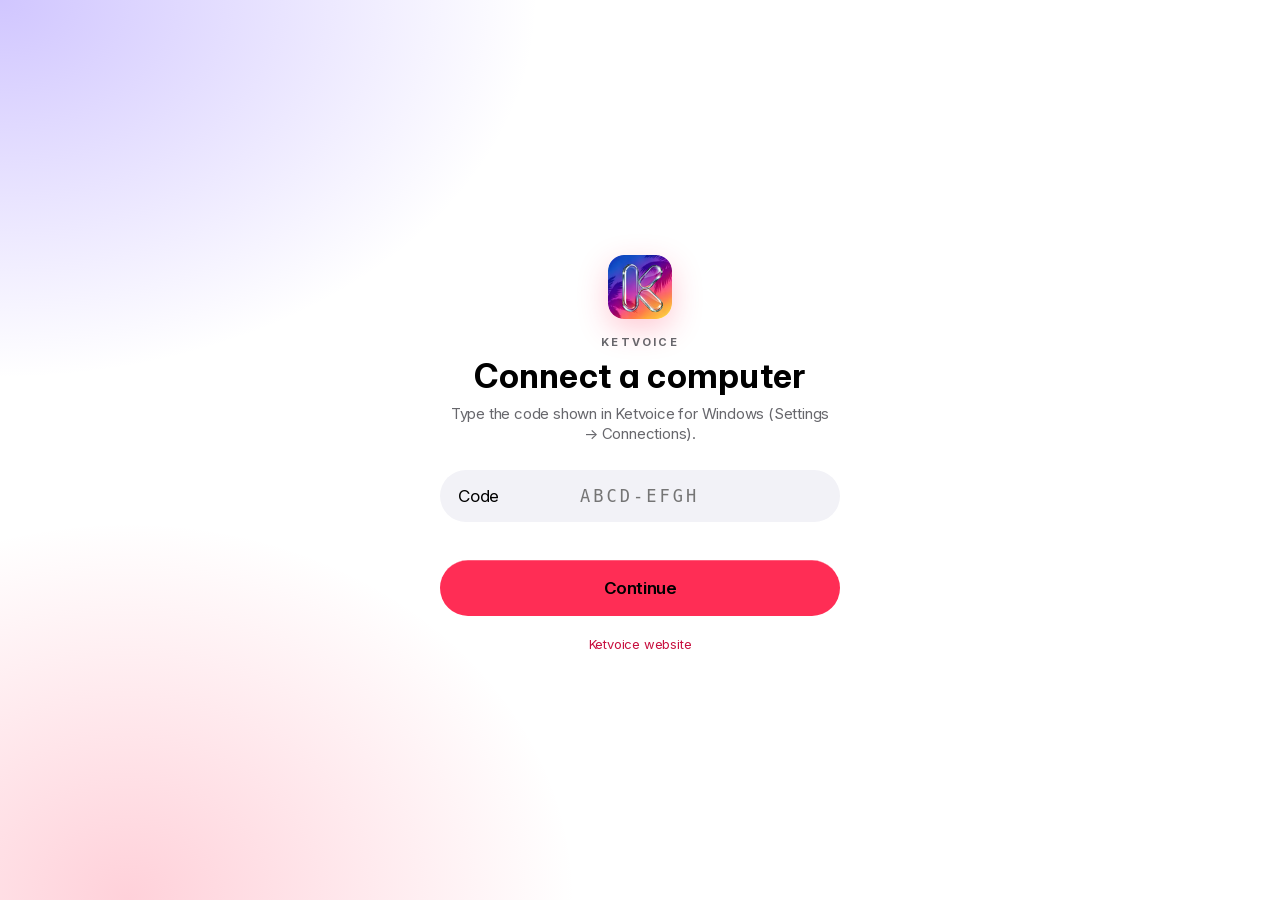
<file: link/index.html>
<!DOCTYPE html>
<html lang="en">
<head>
<meta charset="utf-8"/>
<meta content="width=device-width,initial-scale=1,viewport-fit=cover" name="viewport"/>
<meta content="dark light" name="color-scheme"/>
<meta content="#000000" name="theme-color"/>
<meta content="noindex" name="robots"/>
<title>Ketvoice — connect a computer</title>
<meta content="Approve Ketvoice for Windows with your Ketvoice account, without typing a password on the computer." name="description"/>
<link rel="icon" href="/favicon.ico" sizes="any"/>
<link rel="icon" type="image/png" sizes="32x32" href="/favicon-32.png"/>
<link rel="apple-touch-icon" sizes="180x180" href="/apple-touch-icon.png"/>
<script>(function(){var d=document.documentElement,t=null;d.classList.add('js');try{t=localStorage.getItem('ketvoice-player-theme')}catch(e){}var dark=t?t!=='light':!matchMedia('(prefers-color-scheme: light)').matches;d.classList.add(dark?'dark':'light');if(!matchMedia('(prefers-reduced-motion: reduce)').matches)d.classList.add('motion');if(/^fr\b/i.test(navigator.language||''))d.lang='fr'})();</script>
<link rel="preconnect" href="https://xodklrunqlzyeiqtovgx.supabase.co" crossorigin/>
<link rel="preload" href="/assets/fonts/inter-var.woff2" as="font" type="font/woff2" crossorigin/>
<link rel="stylesheet" href="/css/player.css?v=202611190300"/>
<style>
  /* The approval card: the web player's sign-in look (auth, group, capsules), one more state per step. */
  .link-code { margin: 4px 0 22px; font: 700 34px/40px ui-monospace, SFMono-Regular, Menlo, Consolas, monospace; letter-spacing: 3px; }
  .link-device { display: flex; align-items: center; gap: 14px; width: 100%; padding: 16px 18px; margin-bottom: 18px; background: var(--card); border-radius: 26px; text-align: left; }
  .link-device svg { flex: none; width: 34px; height: 34px; color: var(--accent-ink); }
  .link-device b { display: block; font-size: 17px; line-height: 22px; }
  .link-device small { display: block; color: var(--sec); font-size: 13px; line-height: 18px; }
  .link-actions { display: flex; flex-direction: column; gap: 10px; width: 100%; }
  .link-state { width: 100%; display: flex; flex-direction: column; align-items: center; }
  .link-state[hidden] { display: none !important; }
  .group-row input.code-input { text-transform: uppercase; letter-spacing: 3px; font-family: ui-monospace, SFMono-Regular, Menlo, Consolas, monospace; }
  .link-done svg { width: 56px; height: 56px; color: var(--accent-ink); }
  .motion .link-state { animation: link-in var(--t-sheet) var(--spring-sheet) both; }
  @keyframes link-in { from { opacity: 0; transform: translateY(10px) scale(.985); } to { opacity: 1; transform: none; } }
</style>
</head>
<body>
<svg aria-hidden="true" style="position:absolute;width:0;height:0;overflow:hidden" xmlns="http://www.w3.org/2000/svg">
<symbol id="i-pc" viewBox="0 0 24 24"><path fill="none" stroke="currentColor" stroke-width="1.9" stroke-linecap="round" stroke-linejoin="round" d="M4.6 4.2L19.4 4.2Q21 4.2 21 5.8L21 14.6Q21 16.2 19.4 16.2L4.6 16.2Q3 16.2 3 14.6L3 5.8Q3 4.2 4.6 4.2ZM12 16.2L12 19.8M8 19.8L16 19.8"/></symbol>
<symbol id="i-check" viewBox="0 0 24 24"><path fill="none" stroke="currentColor" stroke-width="2.2" stroke-linecap="round" stroke-linejoin="round" d="M12 2.6A9.4 9.4 0 1 0 12 21.4A9.4 9.4 0 1 0 12 2.6ZM7.6 12.3L10.6 15.2L16.6 9.2"/></symbol>
<symbol id="i-disc" viewBox="0 0 24 24"><path fill="currentColor" d="M19.3 5.4A16.6 16.6 0 0 0 15.2 4.1L14.7 5.1A15.4 15.4 0 0 0 9.3 5.1L8.8 4.1A16.6 16.6 0 0 0 4.7 5.4C2.1 9.3 1.4 13.1 1.8 16.8A16.8 16.8 0 0 0 6.8 19.4L7.9 17.6A10.9 10.9 0 0 1 6.2 16.8L6.6 16.5A11.9 11.9 0 0 0 17.4 16.5L17.8 16.8A10.9 10.9 0 0 1 16.1 17.6L17.2 19.4A16.8 16.8 0 0 0 22.2 16.8C22.7 12.5 21.5 8.8 19.3 5.4ZM8.7 14.5C7.7 14.5 6.9 13.6 6.9 12.5S7.7 10.5 8.7 10.5S10.5 11.4 10.5 12.5S9.7 14.5 8.7 14.5ZM15.3 14.5C14.3 14.5 13.5 13.6 13.5 12.5S14.3 10.5 15.3 10.5S17.1 11.4 17.1 12.5S16.3 14.5 15.3 14.5Z"/></symbol>
</svg>

<section aria-labelledby="link-title" class="auth" id="link">
<div class="auth-card">
<img alt="" class="auth-logo" height="64" src="/assets/ketvoice-logo-vc-96.png" width="64"/>
<p class="brand-line" aria-hidden="true">KETVOICE</p>
<h1 data-t="title" id="link-title">Connect a computer</h1>

<!-- 1. The code shown on the computer, typed by hand when the QR code was not scanned. -->
<div class="link-state" hidden id="s-code">
<p class="auth-sub" data-t="code.sub">Type the code shown in Ketvoice for Windows (Settings → Connections).</p>
<form id="code-form" novalidate>
<div class="group"><label class="group-row"><span data-t="code.label">Code</span><input autocomplete="off" autocapitalize="characters" class="code-input" maxlength="9" name="code" placeholder="ABCD-EFGH" required spellcheck="false"/></label></div>
<p aria-live="assertive" class="form-error" id="code-error" role="alert"></p>
<button class="capsule capsule-accent" type="submit"><span data-t="code.next">Continue</span></button>
</form>
</div>

<!-- 2. Signed out: the web player's own sign-in (its session is shared with this page). -->
<div class="link-state" hidden id="s-auth">
<p class="auth-sub" data-t="auth.sub">Sign in to your Ketvoice account to approve this computer.</p>
<button class="capsule capsule-discord" id="discord" type="button"><svg aria-hidden="true" class="icon"><use href="#i-disc"/></svg><span data-t="auth.discord">Continue with Discord</span></button>
<div aria-hidden="true" class="or"><span data-t="auth.or">or</span></div>
<form id="signin" novalidate>
<div class="group">
<label class="group-row"><span data-t="auth.email">E-mail</span><input autocomplete="username" inputmode="email" name="email" required type="email"/></label>
<label class="group-row"><span data-t="auth.password">Password</span><input autocomplete="current-password" maxlength="72" name="password" required type="password"/></label>
</div>
<p aria-live="assertive" class="form-error" id="auth-error" role="alert"></p>
<button class="capsule capsule-accent" id="signin-btn" type="submit"><span data-t="auth.signin">Sign in</span></button>
</form>
</div>

<!-- 3. Signed in: which computer asks, and the choice. -->
<div class="link-state" hidden id="s-ask">
<p class="auth-sub" data-t="ask.sub">This computer will be signed in to your account. Only approve a computer that is in front of you.</p>
<p class="link-code" id="ask-code"></p>
<div class="link-device"><svg aria-hidden="true"><use href="#i-pc"/></svg><span><b id="ask-device"></b><small id="ask-account"></small></span></div>
<p aria-live="assertive" class="form-error" id="ask-error" role="alert"></p>
<div class="link-actions">
<button class="capsule capsule-accent" id="approve" type="button"><span data-t="ask.approve">Approve</span></button>
<button class="capsule" id="deny" type="button"><span data-t="ask.deny">Refuse</span></button>
</div>
</div>

<!-- 4. Done (approved, refused, or the code is no longer valid). -->
<div class="link-state link-done" hidden id="s-done">
<svg aria-hidden="true"><use href="#i-check"/></svg>
<p class="auth-sub" id="done-text"></p>
<a class="capsule capsule-sm" href="/player" data-t="done.player">Open the web player</a>
</div>
</div>
<p class="auth-foot"><a href="/" data-t="site">Ketvoice website</a></p>
</section>

<script src="/js/player/core.js?v=202611190700"></script>
<script src="/js/player/api.js?v=202611192200"></script>
<script src="/link/link.js?v=202611251200"></script>
</body>
</html>
</file>
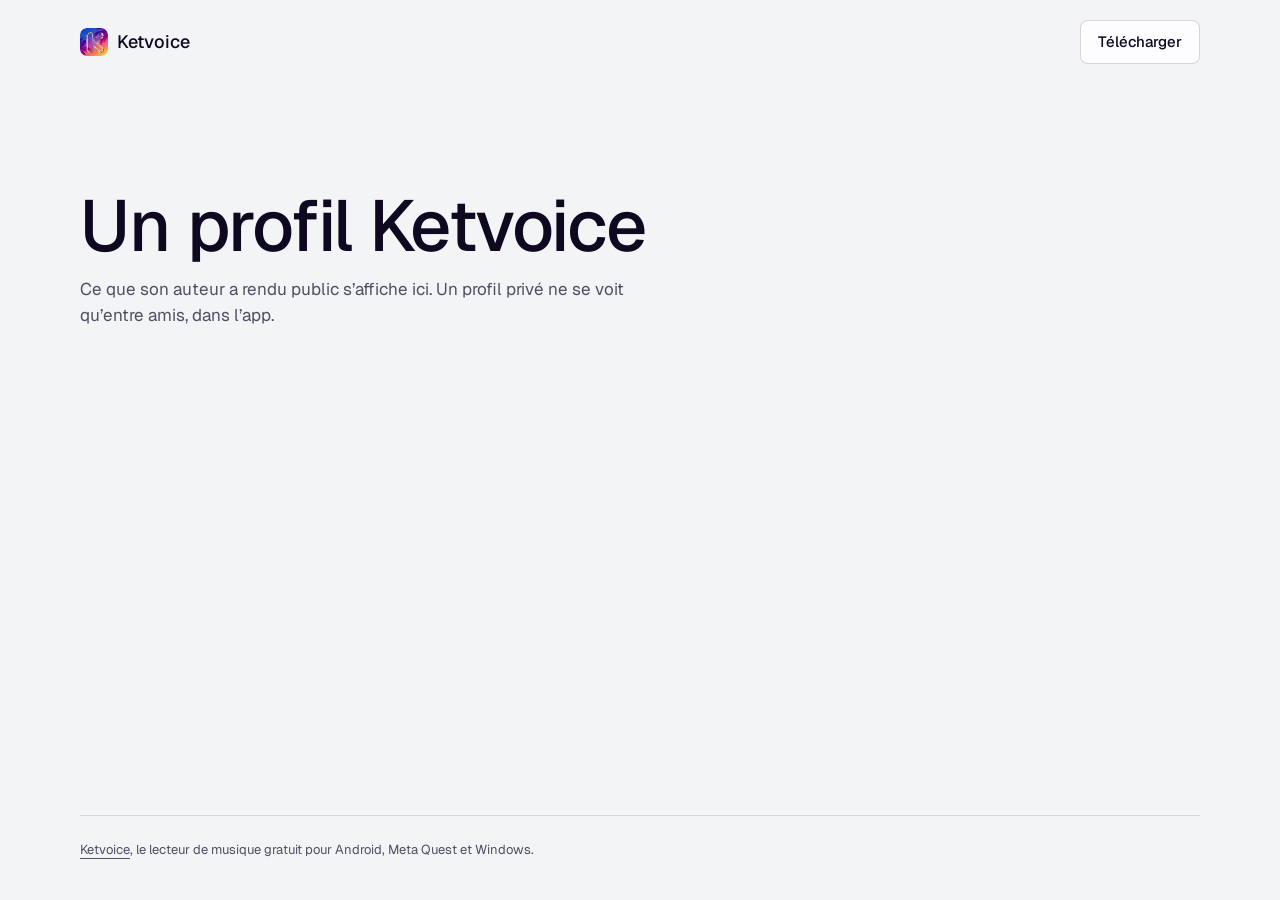
<file: u/index.html>
<!DOCTYPE html>
<html lang="fr">
<head>
<meta charset="utf-8">
<meta name="viewport" content="width=device-width, initial-scale=1">
<meta name="color-scheme" content="light dark">
<meta name="robots" content="noindex">
<title>Profil sur Ketvoice</title>
<!-- A static /u/ page (local preview, or a host without the Vercel function): /u/index.html?handle=<handle>.
     On Vercel, /u/<handle> is answered by api/og-page.js, which only has to add profile.css and profile.js (see README.md). -->
<link rel="icon" href="/favicon-32.png" sizes="32x32">
<script>(function(){var d=document.documentElement,t=null;d.classList.add('js');try{t=localStorage.getItem('ketvoice-theme')}catch(e){}if(t==='dark'||(t!=='light'&&matchMedia('(prefers-color-scheme: dark)').matches))d.classList.add('dark')})();</script>
<link rel="preconnect" href="https://fonts.googleapis.com">
<link rel="preconnect" href="https://fonts.gstatic.com" crossorigin>
<link rel="stylesheet" href="https://fonts.googleapis.com/css2?family=Geist:wght@400..600&amp;display=swap">
<link rel="stylesheet" href="/css/share.css?v=202611191200">
<link rel="stylesheet" href="/u/profile.css?v=202611251200">
</head>
<body>
<a class="sh-skip" href="#share-main">Aller au contenu</a>
<header class="sh-top"><a class="sh-brand" href="/"><img src="/assets/ketvoice-logo-vc-96.png" width="28" height="28" alt=""><span>Ketvoice</span></a>
<a class="sh-btn sh-btn-line" href="/#download">Télécharger</a></header>
<main class="sh-main" id="share-main" data-kind="profile">
  <section class="sh-hero sh-hero-plain"><div class="sh-head"><h1>Un profil Ketvoice</h1>
    <p class="sh-lead">Ce que son auteur a rendu public s’affiche ici. Un profil privé ne se voit qu’entre amis, dans l’app.</p></div></section>
</main>
<footer class="sh-foot"><p><a href="/">Ketvoice</a>, le lecteur de musique gratuit pour Android, Meta Quest et Windows.</p></footer>
<script src="/js/share-render.js?v=202611191200"></script>
<script src="/u/profile.js?v=202611251200"></script>
<script src="/share/open-desktop.js?v=202611251200"></script>
</body>
</html>
</file>
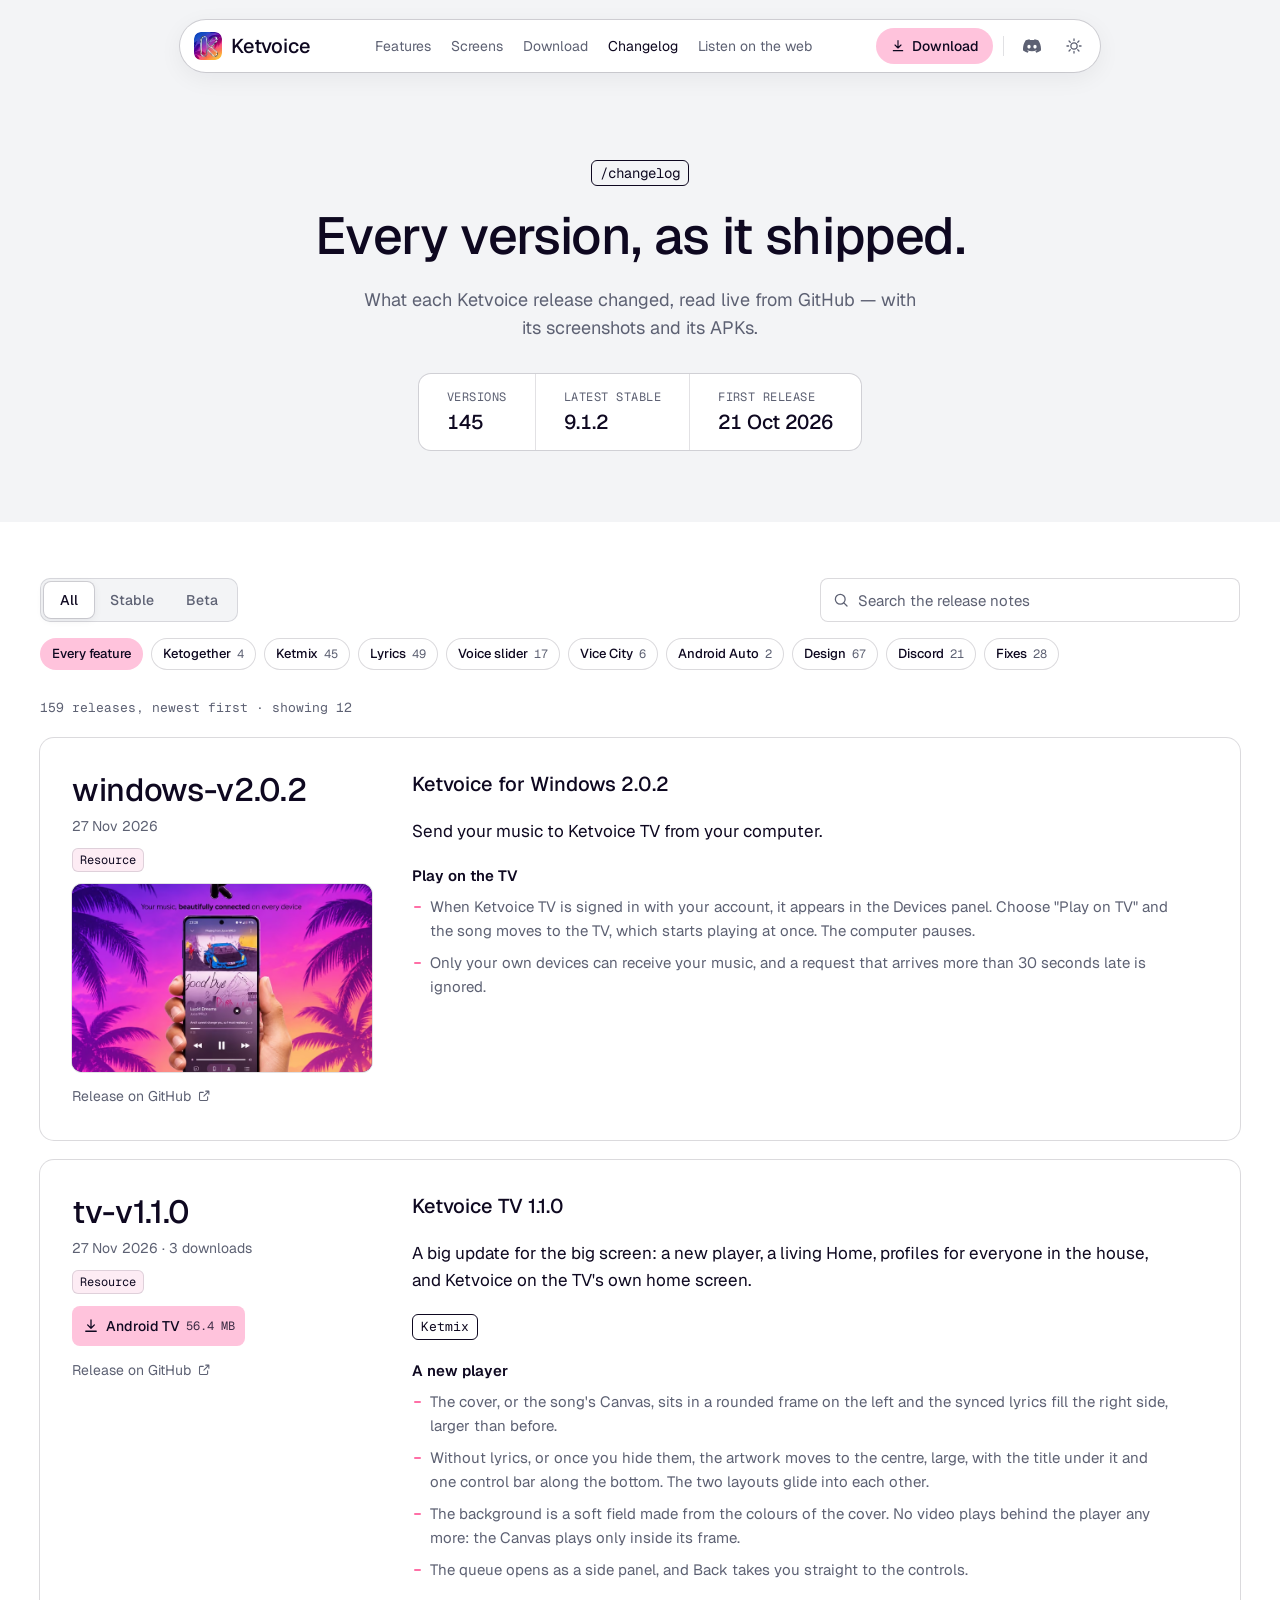
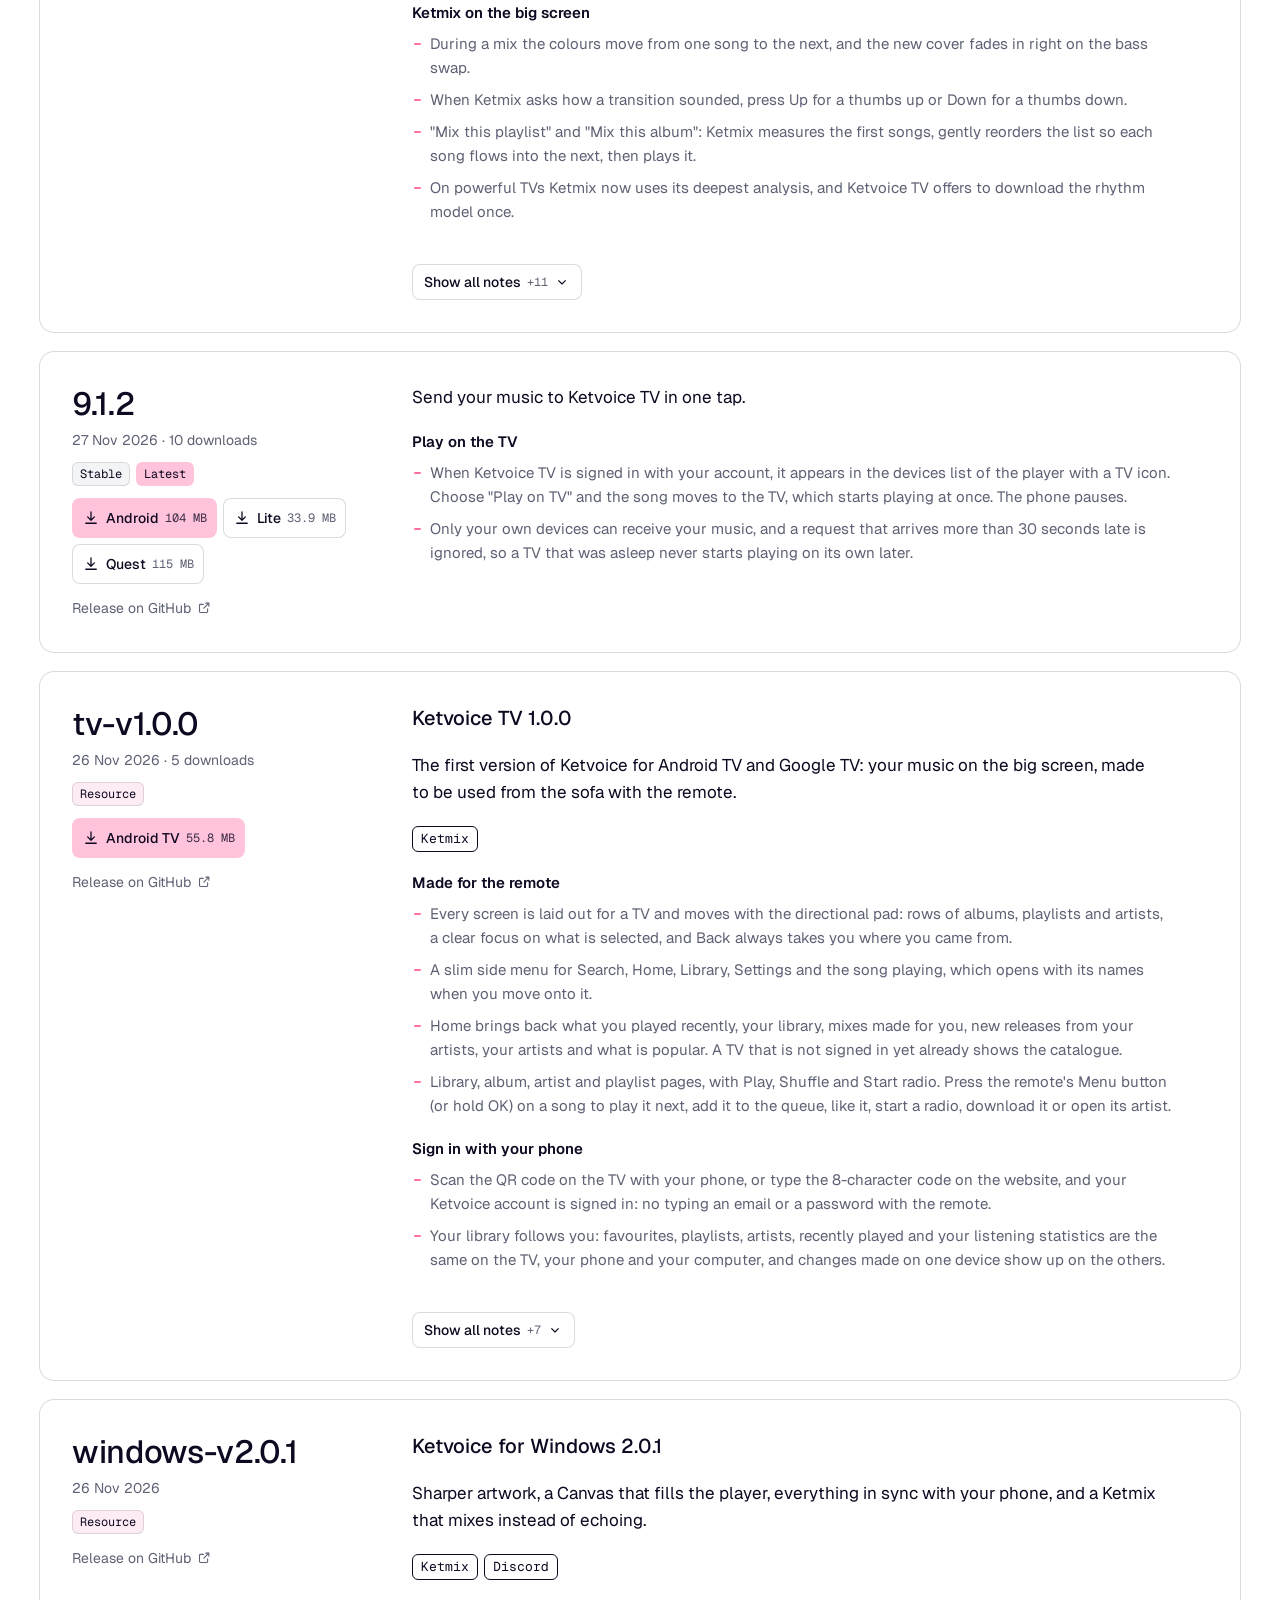
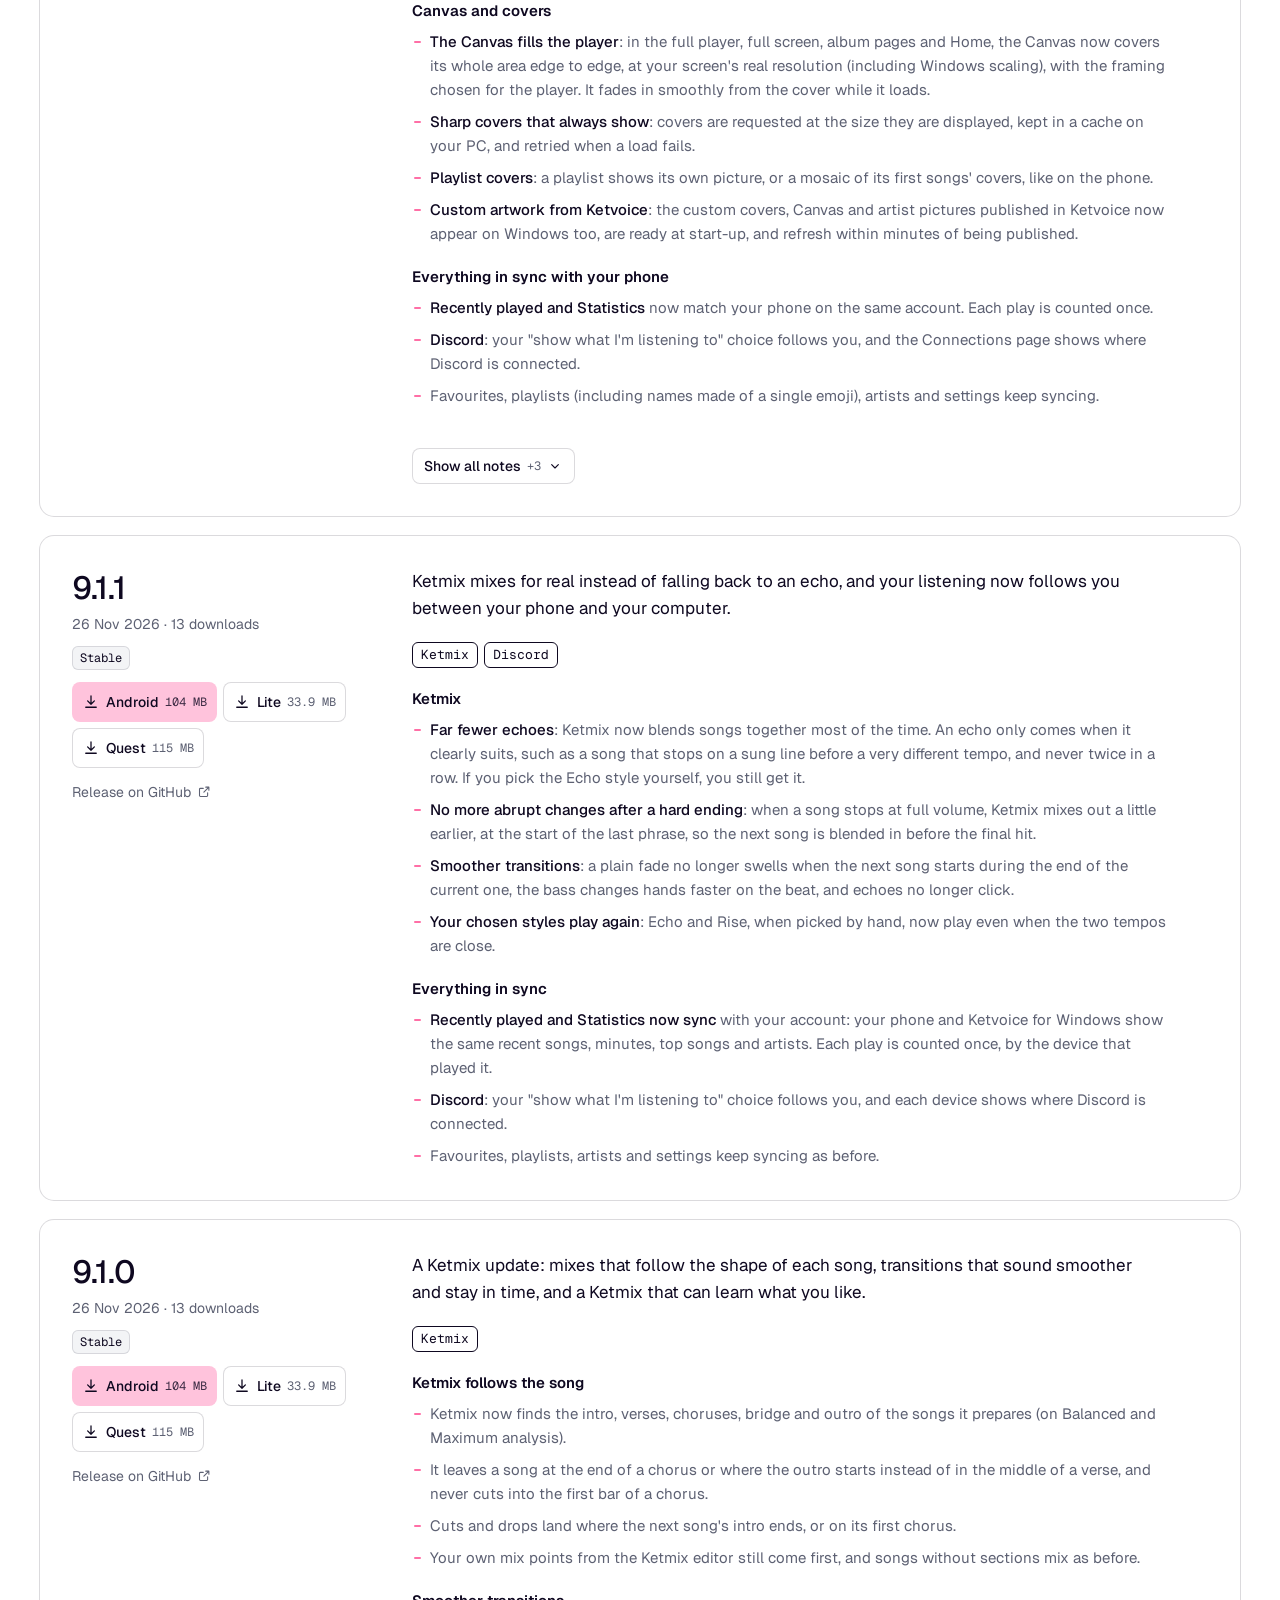
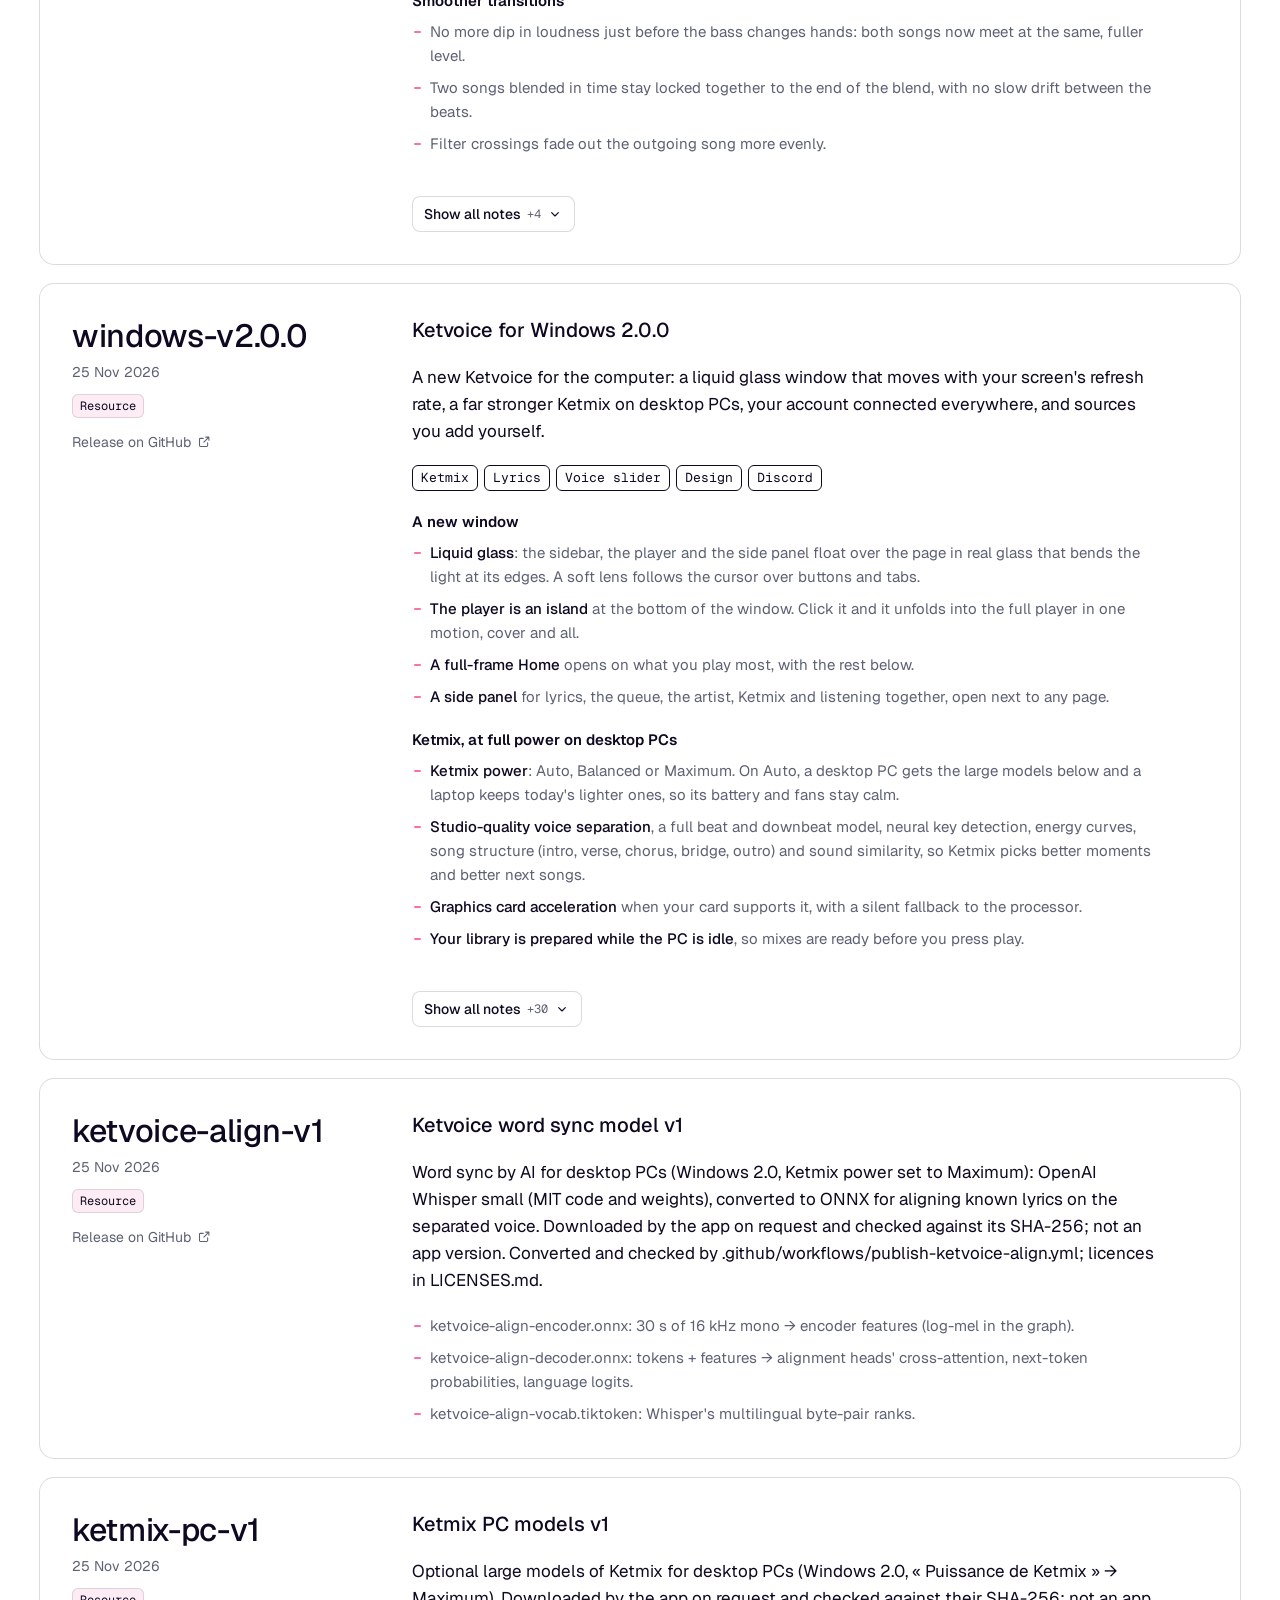
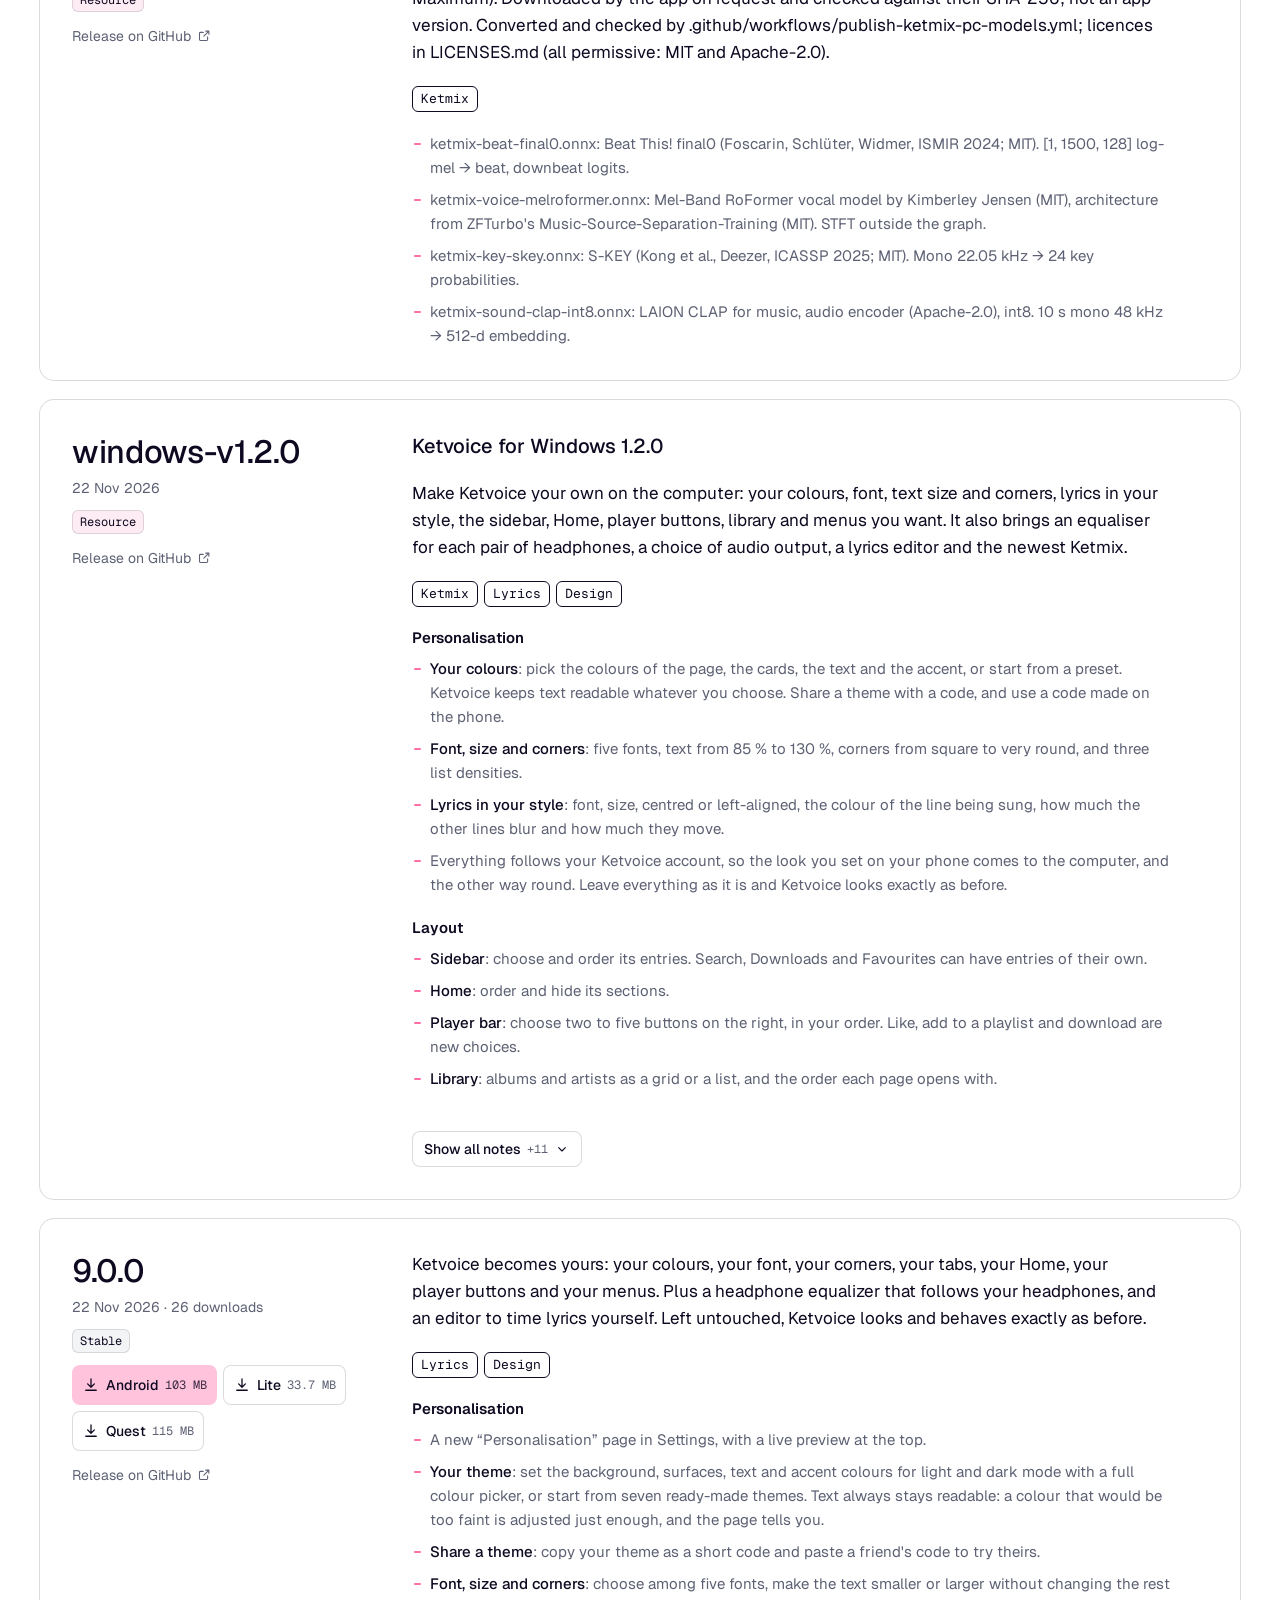
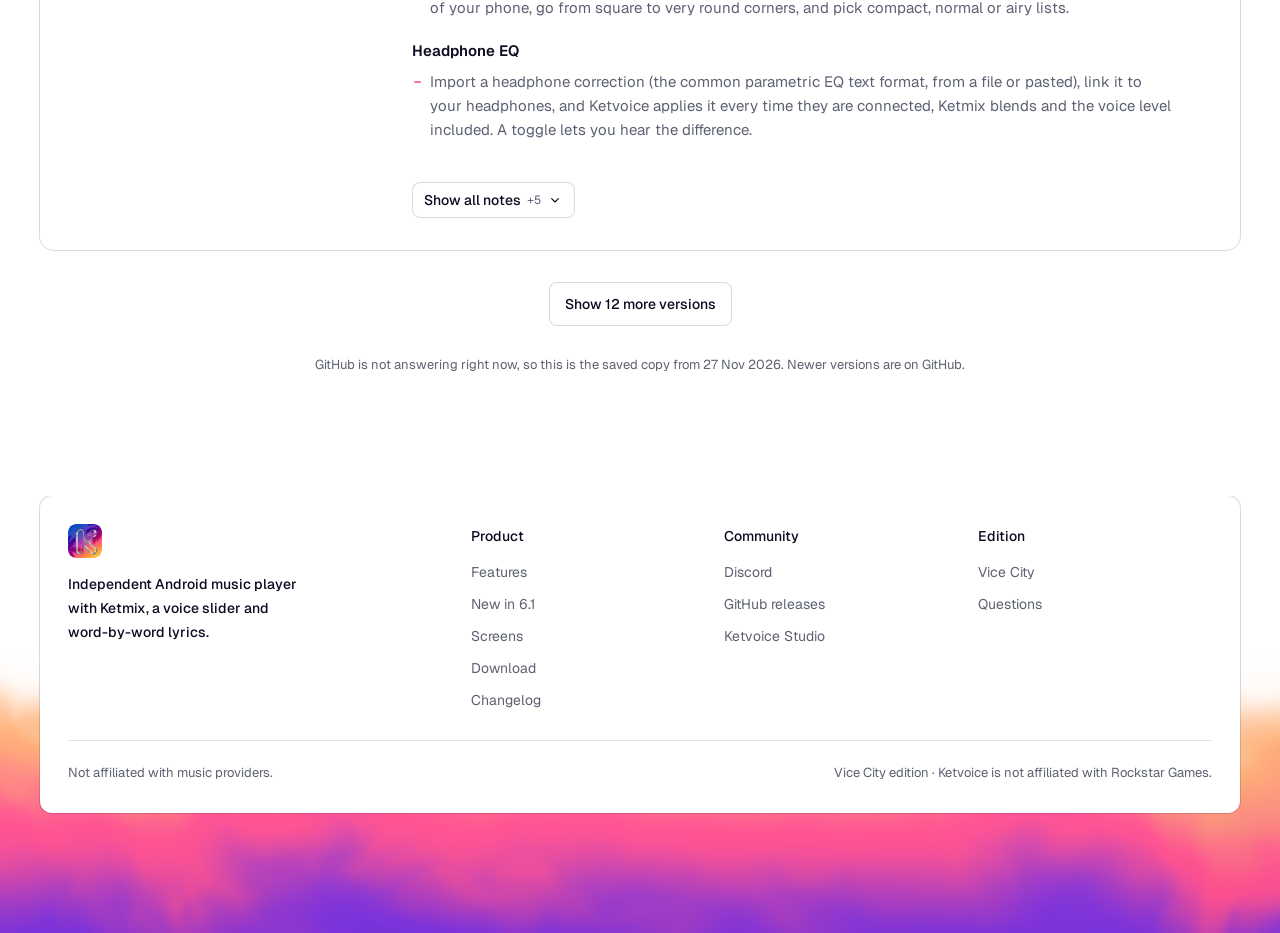
<file: changelog.html>
<!DOCTYPE html>
<html lang="en">
<head>
<meta charset="utf-8"/><meta content="width=device-width,initial-scale=1" name="viewport"/><meta content="light dark" name="color-scheme"/><meta content="#f3f4f6" name="theme-color"/>
<title>Changelog — every Ketvoice version</title>
<link rel="icon" href="favicon.ico" sizes="any"/>
<link rel="icon" type="image/png" sizes="32x32" href="favicon-32.png"/>
<link rel="apple-touch-icon" sizes="180x180" href="apple-touch-icon.png"/>
<meta content="Every Ketvoice release, read live from GitHub: what each version changed, its screenshots and its APKs, with filters for stable, beta, Ketmix, lyrics, Ketogether and Vice City." name="description"/>
<meta property="og:type" content="website"/>
<meta property="og:title" content="Ketvoice changelog — every version, as it shipped"/>
<meta property="og:description" content="What each Ketvoice release changed, with its screenshots and downloads."/>
<meta property="og:image" content="https://raw.githubusercontent.com/Tysnnn23/Ketvoice/main/ketvoice-banner.png"/>
<meta property="og:image:width" content="1448"/><meta property="og:image:height" content="1086"/>
<meta name="twitter:card" content="summary_large_image"/>
<meta name="twitter:image" content="https://raw.githubusercontent.com/Tysnnn23/Ketvoice/main/ketvoice-banner.png"/>
<script>document.documentElement.classList.add('js');(function(){var d=document.documentElement;try{if(localStorage.getItem('ketvoice-theme')==='dark')d.classList.add('dark')}catch(e){}if(!matchMedia('(prefers-reduced-motion: reduce)').matches)d.classList.add('motion')})();</script>
<link rel="preconnect" href="https://fonts.googleapis.com"/>
<link rel="preconnect" href="https://fonts.gstatic.com" crossorigin/>
<link rel="stylesheet" href="https://fonts.googleapis.com/css2?family=Geist:wght@400..600&amp;family=Geist+Mono:wght@400;500&amp;display=swap"/>
<link rel="stylesheet" href="css/style.css?v=202611181500"/>
<link rel="stylesheet" href="css/changelog.css?v=202611171900"/>
</head>
<body class="page-changelog">
<svg aria-hidden="true" style="position:absolute;width:0;height:0;overflow:hidden" xmlns="http://www.w3.org/2000/svg">
<symbol id="i-down" viewBox="0 0 24 24"><path d="M12 4v11m0 0 4.5-4.5M12 15l-4.5-4.5M5 19h14"/></symbol>
<symbol id="i-chev" viewBox="0 0 24 24"><path d="m7 10 5 5 5-5" /></symbol>
<symbol id="i-check" viewBox="0 0 24 24"><path d="m5 12.5 4.2 4.2L19 7"/></symbol>
<symbol id="i-mix" viewBox="0 0 24 24"><path d="M3 7h4l10 10h4M3 17h4l3-3m4-4 3-3h4M18 4l3 3-3 3M18 14l3 3-3 3"/></symbol>
<symbol id="i-lyrics" viewBox="0 0 24 24"><path d="M4 6h11M4 11h16M4 16h8"/><circle cx="18" cy="17" r="2.4"/><path d="M20.4 17V9"/></symbol>
<symbol id="i-voice" viewBox="0 0 24 24"><rect x="9" y="3" width="6" height="11" rx="3"/><path d="M5.5 11a6.5 6.5 0 0 0 13 0M12 17.5V21"/></symbol>
<symbol id="i-people" viewBox="0 0 24 24"><circle cx="9" cy="8" r="3.2"/><circle cx="17" cy="9.5" r="2.4"/><path d="M3.5 19c.6-3.2 2.8-5 5.5-5s4.9 1.8 5.5 5M15 14.3c2.6-.4 4.7 1.2 5.3 4.2"/></symbol>
<symbol id="i-spark" viewBox="0 0 24 24"><path d="M12 3c.6 4.2 2.8 6.4 7 7-4.2.6-6.4 2.8-7 7-.6-4.2-2.8-6.4-7-7 4.2-.6 6.4-2.8 7-7Z"/></symbol>
<symbol id="i-car" viewBox="0 0 24 24"><path d="M5 16V12l2-5h10l2 5v4M5 16h14M5 16v2.5M19 16v2.5M4 12h16"/><circle cx="8" cy="14" r=".6"/><circle cx="16" cy="14" r=".6"/></symbol>
<symbol id="i-disc" viewBox="0 0 24 24"><path fill="currentColor" stroke="none" d="M20.317 4.37a19.79 19.79 0 0 0-4.885-1.515.074.074 0 0 0-.079.037c-.21.375-.444.865-.608 1.25a18.27 18.27 0 0 0-5.487 0 12.6 12.6 0 0 0-.617-1.25.077.077 0 0 0-.079-.037A19.74 19.74 0 0 0 3.677 4.37a.07.07 0 0 0-.032.027C.533 9.046-.32 13.58.099 18.058a.082.082 0 0 0 .031.056 19.9 19.9 0 0 0 5.993 3.03.078.078 0 0 0 .084-.028c.462-.63.874-1.295 1.226-1.994a.076.076 0 0 0-.041-.106 13.1 13.1 0 0 1-1.872-.892.077.077 0 0 1-.008-.128c.126-.094.252-.192.372-.291a.074.074 0 0 1 .078-.011c3.928 1.793 8.18 1.793 12.061 0a.074.074 0 0 1 .079.01c.12.099.246.198.373.292a.077.077 0 0 1-.007.128 12.3 12.3 0 0 1-1.873.891.077.077 0 0 0-.04.107c.36.698.772 1.363 1.225 1.993a.076.076 0 0 0 .084.029 19.84 19.84 0 0 0 6.002-3.03.077.077 0 0 0 .032-.055c.5-5.177-.838-9.674-3.549-13.66a.061.061 0 0 0-.031-.029ZM8.02 15.331c-1.183 0-2.157-1.085-2.157-2.419 0-1.333.955-2.419 2.157-2.419 1.211 0 2.176 1.095 2.157 2.419 0 1.334-.956 2.419-2.157 2.419Zm7.975 0c-1.183 0-2.157-1.085-2.157-2.419 0-1.333.955-2.419 2.157-2.419 1.211 0 2.176 1.095 2.157 2.419 0 1.334-.946 2.419-2.157 2.419Z"/></symbol>
<symbol id="i-palm" viewBox="0 0 24 24"><path d="M11.5 21c.3-4.6 1-8.2 2.3-11.4M13.8 9.6C12 6.6 8.6 5.6 5 6.8c3 .1 5.4 1.2 6.9 3.1M13.8 9.6c.8-3.6 3.7-5.4 7.2-4.9-2.6.8-4.6 2.3-5.6 4.7M13.8 9.6c3.6.1 6 2.1 6.8 5.4-1.6-1.9-3.8-3.2-6.4-3.6M13.8 9.6c-3 .6-5.2 2.8-5.7 6.2 1.1-2.3 3-3.9 5.3-4.6"/></symbol>
<symbol id="i-gh" viewBox="0 0 24 24"><path fill="currentColor" stroke="none" d="M12 .8a11.2 11.2 0 0 0-3.54 21.83c.56.1.77-.24.77-.54v-2.1c-3.15.68-3.81-1.34-3.81-1.34-.51-1.29-1.26-1.63-1.26-1.63-1.03-.7.08-.69.08-.69 1.14.08 1.74 1.17 1.74 1.17 1.01 1.73 2.66 1.23 3.3.94.1-.73.4-1.24.73-1.53-2.52-.28-5.17-1.26-5.17-5.61 0-1.24.44-2.25 1.17-3.04-.12-.28-.51-1.44.11-3 0 0 .96-.31 3.1 1.16a10.8 10.8 0 0 1 5.65 0c2.15-1.47 3.1-1.16 3.1-1.16.62 1.56.23 2.72.11 3 .73.79 1.17 1.8 1.17 3.04 0 4.36-2.66 5.33-5.19 5.6.41.35.78 1.04.78 2.1v3.12c0 .3.2.64.78.53A11.2 11.2 0 0 0 12 .8Z"/></symbol>
<symbol id="i-search" viewBox="0 0 24 24"><circle cx="11" cy="11" r="6.5"/><path d="m20 20-4.2-4.2"/></symbol>
<symbol id="i-ext" viewBox="0 0 24 24"><path d="M14 5h5v5M19 5l-8 8M17 14v4.5a1.5 1.5 0 0 1-1.5 1.5h-10A1.5 1.5 0 0 1 4 18.5v-10A1.5 1.5 0 0 1 5.5 7H10"/></symbol>
</svg>
<a class="skip-link" href="#releases">Skip to the releases</a>

<div class="header-zone"><header class="topbar" id="topbar">
<a aria-label="Ketvoice home" class="brand" href="./"><picture><source srcset="assets/ketvoice-logo-vc-96.webp" type="image/webp"/><img alt="" height="28" src="assets/ketvoice-logo-vc-96.png" width="28"/></picture><span>Ketvoice</span></a>
<nav aria-label="Primary" class="nav-links"><a href="./#features">Features</a><a href="./#screens">Screens</a><a href="./#download">Download</a><a class="active" aria-current="page" href="changelog">Changelog</a><a href="player">Listen on the web</a></nav>
<div class="nav-actions"><a class="nav-cta" href="https://github.com/Tysnnn23/Ketvoice/releases/latest" id="nav-download"><svg aria-hidden="true" class="icon"><use href="#i-down"/></svg>Download</a><span aria-hidden="true" class="nav-sep"></span><button aria-label="Ketvoice Discord" class="nav-icon discord-action" title="Discord" type="button"><svg aria-hidden="true" class="icon"><use href="#i-disc"/></svg></button><button aria-label="Switch theme" class="nav-icon theme-toggle" id="theme-toggle" title="Switch between light and dark" type="button"><svg aria-hidden="true" class="icon theme-icon" viewBox="0 0 24 24"><g class="sun"><circle cx="12" cy="12" r="4.2"></circle><path d="M12 2.6v2.2M12 19.2v2.2M2.6 12h2.2M19.2 12h2.2M5.4 5.4l1.6 1.6M17 17l1.6 1.6M18.6 5.4 17 7M7 17l-1.6 1.6"></path></g><path class="moon" d="M20 14.4A8.4 8.4 0 1 1 9.6 4a6.9 6.9 0 0 0 10.4 10.4Z"></path></svg></button><button aria-controls="mobile-menu" aria-expanded="false" aria-label="Open navigation" class="menu-toggle" id="menu-toggle" type="button"><svg aria-hidden="true" class="icon" viewBox="0 0 24 24"><path d="M5 9h14M5 15h14"></path></svg></button></div>
</header>
<div class="mobile-menu" id="mobile-menu"><a href="./#features">Features</a><a href="./#screens">Screens</a><a href="./#download">Download</a><a aria-current="page" href="changelog">Changelog</a><a href="player">Listen on the web</a><button class="discord-action" type="button">Discord</button></div></div>

<main id="main">
<section aria-labelledby="cl-title" class="cl-hero">
<div aria-hidden="true" class="cl-glow"></div>
<div class="wrap cl-head">
<p class="tag appear">/changelog</p>
<h1 class="appear" id="cl-title">Every version, as it shipped.</h1>
<p class="hero-sub appear">What each Ketvoice release changed, read live from GitHub — with its screenshots and its APKs.</p>
<dl class="cl-stats appear" id="cl-stats" aria-live="polite">
<div><dt>Versions</dt><dd id="st-count">—</dd></div>
<div><dt>Latest stable</dt><dd id="st-latest">—</dd></div>
<div><dt>First release</dt><dd id="st-first">—</dd></div>
</dl>
</div>
</section>

<section aria-label="Releases" class="cl-body" id="releases" tabindex="-1">
<div class="wrap">
<div class="cl-tools" role="search">
<div class="seg" role="group" aria-label="Channel">
<button aria-pressed="true" data-channel="all" type="button">All</button><button aria-pressed="false" data-channel="stable" type="button">Stable</button><button aria-pressed="false" data-channel="beta" type="button">Beta</button>
</div>
<label class="cl-search"><span class="visually-hidden">Search the release notes</span><svg aria-hidden="true" class="icon"><use href="#i-search"/></svg><input autocomplete="off" id="cl-q" placeholder="Search the release notes" spellcheck="false" type="search"/></label>
</div>
<div class="cl-tags" id="cl-tags" role="group" aria-label="Feature"></div>
<p class="cl-count" id="cl-count" role="status" aria-live="polite">Loading the releases…</p>
<ol class="cl-list" id="cl-list"></ol>
<div class="cl-empty" id="cl-empty" hidden><p>No release matches these filters.</p><button class="btn btn-line" id="cl-reset" type="button">Clear the filters</button></div>
<div class="cl-more-wrap"><button class="btn btn-line" hidden id="cl-more" type="button">Show more versions</button></div>
<p class="cl-source fine-print" id="cl-source"></p>
</div>
</section>
</main>

<button aria-label="Back to top" class="to-top" id="to-top" type="button"><svg aria-hidden="true" class="icon" viewBox="0 0 24 24"><path d="M12 19V5m0 0-6 6m6-6 6 6"></path></svg></button>
<footer>
<canvas aria-hidden="true" class="flow flow-foot" data-flow="foot"></canvas>
<div class="wrap"><div class="foot-card">
<div class="foot-top">
<div class="foot-brand"><picture><source srcset="assets/ketvoice-logo-vc-96.webp" type="image/webp"/><img alt="" height="34" src="assets/ketvoice-logo-vc-96.png" width="34"/></picture><p>Independent Android music player with Ketmix, a voice slider and word-by-word lyrics.</p></div>
<nav aria-label="Footer" class="foot-cols">
<div><p class="foot-h">Product</p><a href="./#features">Features</a><a href="./#new">New in 6.1</a><a href="./#screens">Screens</a><a href="./#download">Download</a><a href="changelog" aria-current="page">Changelog</a></div>
<div><p class="foot-h">Community</p><button class="discord-action" type="button">Discord</button><a href="https://github.com/Tysnnn23/Ketvoice/releases" rel="noopener noreferrer" target="_blank">GitHub releases</a><a href="https://tysnnn23.github.io/Ketvoice/admin/ketvoice-admin.html" rel="noopener noreferrer" target="_blank">Ketvoice Studio</a></div>
<div><p class="foot-h">Edition</p><a href="./#vice-city">Vice City</a><a href="./#faq">Questions</a></div>
</nav>
</div>
<div class="foot-bottom"><span>Not affiliated with music providers.</span><span>Vice City edition · Ketvoice is not affiliated with Rockstar Games.</span></div>
</div></div>
</footer>
<div aria-live="polite" class="toast" id="toast" role="status"></div>
<script src="js/changelog-data.js?v=202611261600"></script>
<script src="js/changelog.js?v=202611171900"></script>
<script src="js/flow.js?v=202611181200"></script>
<script src="js/motion.js?v=202611181200"></script>
<script src="assets/ketvoice-theme.js?v=202611171900"></script></body></html>
</file>
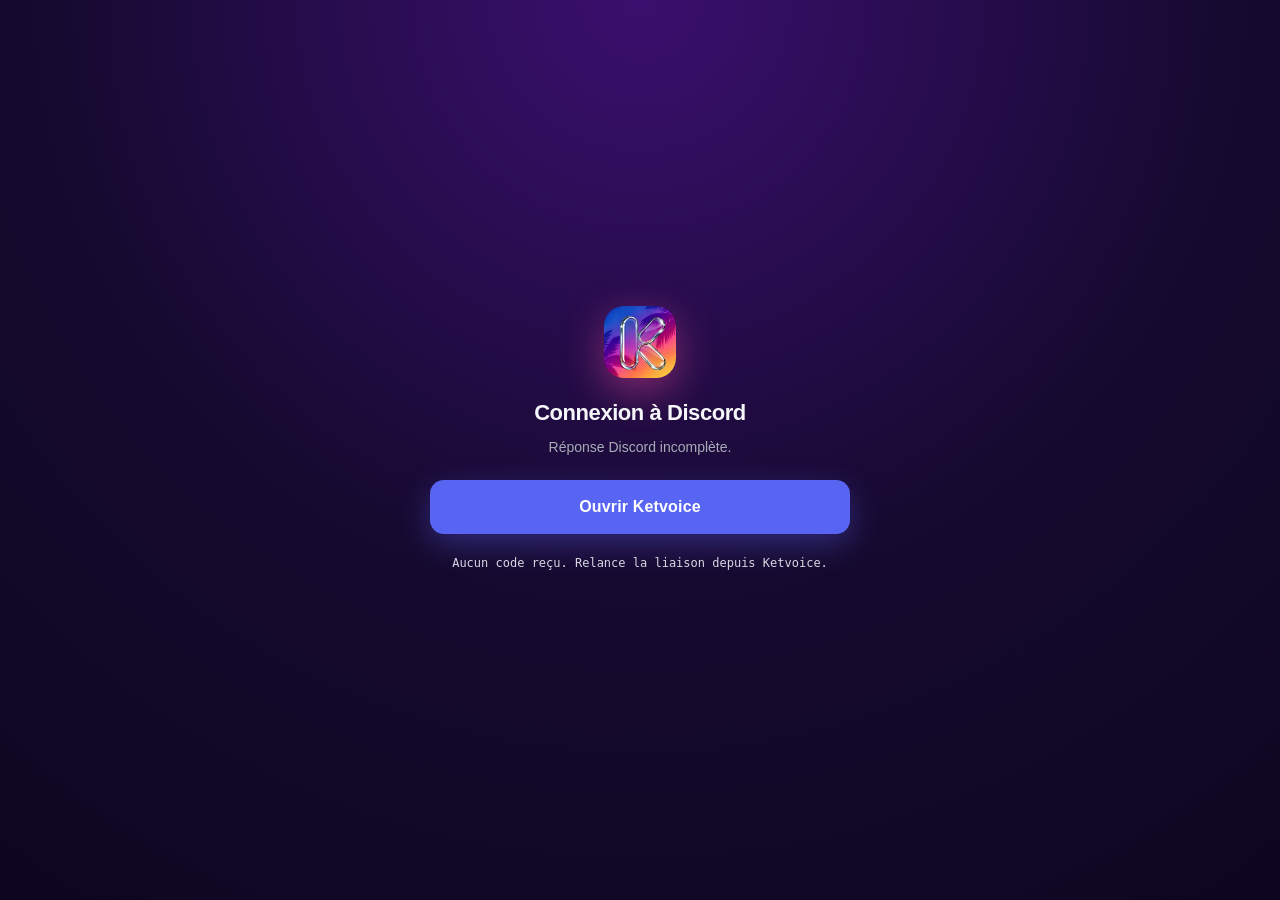
<file: discord.html>
<!DOCTYPE html>
<html lang="fr">
<head>
<meta charset="utf-8">
<meta name="viewport" content="width=device-width, initial-scale=1, viewport-fit=cover">
<meta name="theme-color" content="#0e0620">
<title>Ketvoice · Discord</title>
<style>
  :root { color-scheme: dark; }
  * { box-sizing: border-box; }
  body {
    margin: 0; min-height: 100vh; display: grid; place-items: center;
    background: radial-gradient(circle at 50% 0%, #3a0f6e 0%, #150a2e 55%, #0e0620 100%);
    color: #f5f6fa; font: 16px/1.5 -apple-system, BlinkMacSystemFont, "Segoe UI", Roboto, sans-serif;
    padding: 28px;
  }
  main { width: min(420px, 100%); text-align: center; }
  .mark { display: block; width: 72px; height: 72px; margin: 0 auto 18px; border-radius: 20px;
    box-shadow: 0 12px 40px rgba(255, 79, 163, .45); }
  h1 { font-size: 22px; margin: 0 0 8px; letter-spacing: -.02em; }
  p { color: #a8abb8; font-size: 14px; margin: 0 0 22px; }
  a.open {
    display: block; padding: 15px 18px; border-radius: 14px; text-decoration: none;
    background: #5865f2; color: #fff; font-weight: 650; letter-spacing: .01em;
    box-shadow: 0 10px 30px rgba(88, 101, 242, .35);
  }
  a.open:active { transform: scale(.98); }
  code { color: #d6d8e2; font-size: 12px; word-break: break-all; }
</style>
</head>
<body>
<main>
  <picture><source srcset="assets/ketvoice-logo-vc-256.webp" type="image/webp"><img class="mark" src="assets/ketvoice-logo-vc-256.png" width="72" height="72" alt="Ketvoice"></picture>
  <h1>Connexion à Discord</h1>
  <p id="status">Retour vers Ketvoice…</p>
  <a class="open" id="open" href="ketvoice://discord">Ouvrir Ketvoice</a>
  <p style="margin-top:18px"><code id="detail"></code></p>
</main>
<script>
(function () {
  var params = new URLSearchParams(location.search);
  var code = params.get('code') || '';
  var state = params.get('state') || '';
  var error = params.get('error') || '';
  var status = document.getElementById('status');
  var open = document.getElementById('open');
  var detail = document.getElementById('detail');

  function target() {
    var q = new URLSearchParams();
    if (code) q.set('code', code);
    if (state) q.set('state', state);
    if (error) q.set('error', error);
    return 'ketvoice://discord?' + q.toString();
  }

  open.href = target();

  if (error) {
    status.textContent = "L'autorisation a été refusée (" + error + ").";
    detail.textContent = 'Tu peux fermer cette page et réessayer dans Ketvoice.';
    return;
  }
  if (!code) {
    status.textContent = 'Réponse Discord incomplète.';
    detail.textContent = 'Aucun code reçu. Relance la liaison depuis Ketvoice.';
    return;
  }

  // Browsers may block a custom-scheme navigation without a user gesture; try
  // automatically, then keep the explicit button as the guaranteed path.
  setTimeout(function () { location.href = target(); }, 60);
  setTimeout(function () {
    status.textContent = 'Si Ketvoice ne s’ouvre pas, appuie sur le bouton.';
  }, 1400);
})();
</script>
</body>
</html>
</file>
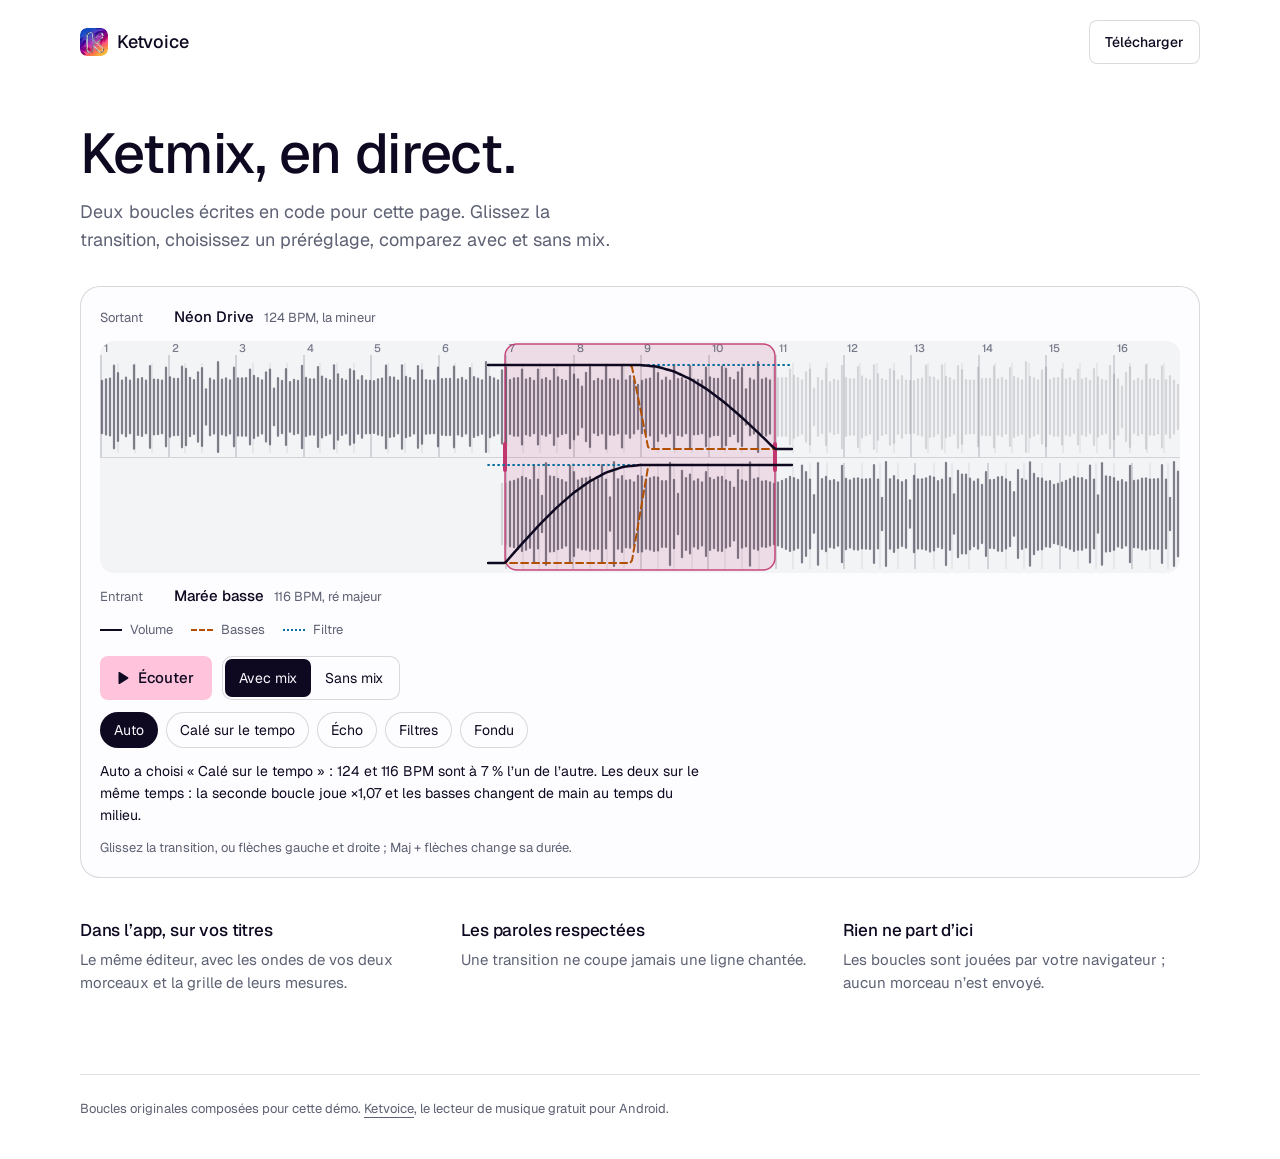
<file: ketmix.html>
<!DOCTYPE html>
<html lang="fr" class="kx-page">
<head>
<meta charset="utf-8">
<meta name="viewport" content="width=device-width, initial-scale=1">
<meta name="color-scheme" content="light dark">
<title>Ketmix en direct</title>
<meta name="description" content="Écoutez Ketmix enchaîner deux boucles dans votre navigateur, avec la frise de l’éditeur de Ketvoice : glissez la transition, changez de préréglage, comparez avec et sans mix.">
<meta property="og:type" content="website">
<meta property="og:site_name" content="Ketvoice">
<meta property="og:locale" content="fr_FR">
<meta property="og:title" content="Ketmix en direct, dans le navigateur">
<meta property="og:description" content="Deux boucles, une transition à glisser, cinq préréglages : écoutez comment Ketmix mixe.">
<meta property="og:image" content="https://raw.githubusercontent.com/Tysnnn23/Ketvoice/main/ketvoice-banner.png">
<meta property="og:image:width" content="1448">
<meta property="og:image:height" content="1086">
<meta name="twitter:card" content="summary_large_image">
<link rel="icon" href="favicon-32.png" sizes="32x32">
<link rel="apple-touch-icon" href="apple-touch-icon.png">
<script>(function(){var d=document.documentElement,t=null;d.classList.add('js');try{t=localStorage.getItem('ketvoice-theme')}catch(e){}if(t==='dark'||(t!=='light'&&matchMedia('(prefers-color-scheme: dark)').matches))d.classList.add('dark')})();</script>
<link rel="preconnect" href="https://fonts.googleapis.com">
<link rel="preconnect" href="https://fonts.gstatic.com" crossorigin>
<link rel="stylesheet" href="https://fonts.googleapis.com/css2?family=Geist:wght@400..600&amp;display=swap">
<link rel="stylesheet" href="css/style.css?v=202611181500">
<link rel="stylesheet" href="css/ketmix.css?v=202611191200">
</head>
<body>
<a class="skip-link" href="#main">Aller au contenu</a>
<header class="kx-top">
  <a class="brand" href="/"><img src="assets/ketvoice-logo-vc-96.png" width="28" height="28" alt=""><span>Ketvoice</span></a>
  <a class="btn btn-line" href="/#download">Télécharger</a>
</header>
<main class="kx-main" id="main">
  <div class="kx-hero">
    <h1>Ketmix, en direct.</h1>
    <p>Deux boucles écrites en code pour cette page. Glissez la transition, choisissez un préréglage, comparez avec et sans mix.</p>
  </div>
  <div data-ketmix-demo="">
    <div data-ketmix-slot=""><p class="kx-nojs">La démo demande JavaScript et Web Audio.</p></div>
  </div>
  <ul class="kx-notes">
    <li><h2>Dans l’app, sur vos titres</h2><p>Le même éditeur, avec les ondes de vos deux morceaux et la grille de leurs mesures.</p></li>
    <li><h2>Les paroles respectées</h2><p>Une transition ne coupe jamais une ligne chantée.</p></li>
    <li><h2>Rien ne part d’ici</h2><p>Les boucles sont jouées par votre navigateur ; aucun morceau n’est envoyé.</p></li>
  </ul>
</main>
<footer class="kx-foot">Boucles originales composées pour cette démo. <a href="/">Ketvoice</a>, le lecteur de musique gratuit pour Android.</footer>
<script src="js/ketmix/mix.js?v=202611191200"></script>
<script src="js/ketmix/demo.js?v=202611191200"></script>
<script src="assets/ketvoice-theme.js?v=202611171700"></script>
</body>
</html>
</file>
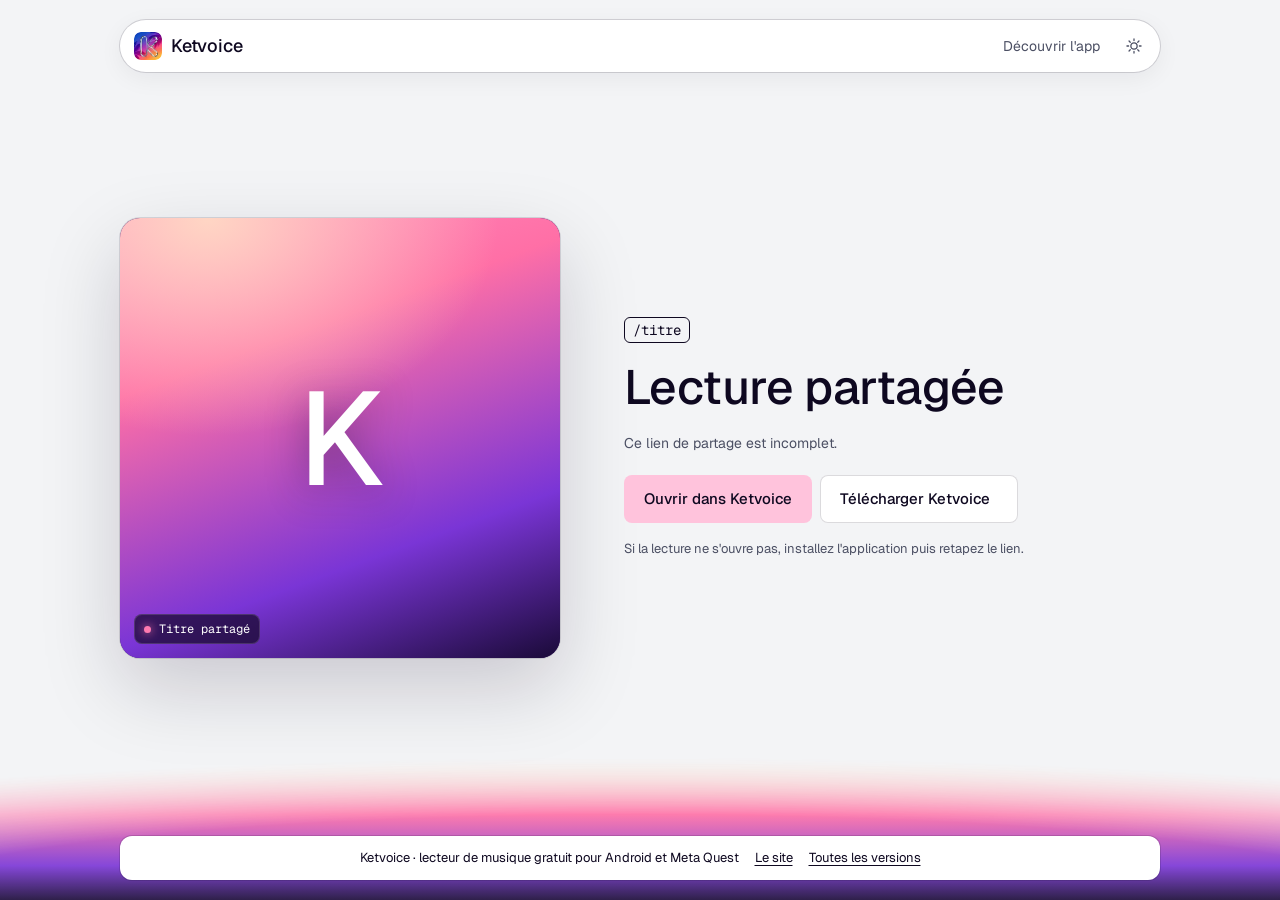
<file: listen.html>
<!DOCTYPE html>
<html lang="fr">
<head>
<meta charset="utf-8">
<meta name="viewport" content="width=device-width, initial-scale=1">
<meta name="robots" content="noindex">
<meta name="color-scheme" content="light dark">
<meta name="theme-color" content="#f3f4f6">
<title>Ketvoice — Lecture partagée</title>
<meta name="description" content="Un titre partagé depuis Ketvoice, le lecteur de musique gratuit pour Android : ouvrez-le dans l'app ou téléchargez Ketvoice.">
<!-- Aperçus de lien : ces balises sont fixes. Les robots d'aperçu (WhatsApp, Discord, iMessage…) n'exécutent pas
     le JavaScript et la page est servie telle quelle par un hébergement statique (GitHub Pages, Vercel) : un aperçu
     propre à chaque titre demanderait un rendu côté serveur. -->
<meta property="og:type" content="website">
<meta property="og:site_name" content="Ketvoice">
<meta property="og:locale" content="fr_FR">
<meta property="og:title" content="Écoute partagée sur Ketvoice">
<meta property="og:description" content="Ouvrez ce titre dans Ketvoice — paroles mot à mot, Ketmix et Ketogether. Gratuit pour Android et Meta Quest.">
<meta property="og:image" content="https://raw.githubusercontent.com/Tysnnn23/Ketvoice/main/ketvoice-banner.png">
<meta property="og:image:width" content="1448">
<meta property="og:image:height" content="1086">
<meta property="og:image:alt" content="Ketvoice — votre musique, sur tous vos appareils">
<meta name="twitter:card" content="summary_large_image">
<meta name="twitter:title" content="Écoute partagée sur Ketvoice">
<meta name="twitter:description" content="Ouvrez ce titre dans Ketvoice — paroles mot à mot, Ketmix et Ketogether.">
<meta name="twitter:image" content="https://raw.githubusercontent.com/Tysnnn23/Ketvoice/main/ketvoice-banner.png">
<link rel="icon" href="[data-uri]">
<script>(function(){var d=document.documentElement,t=null;try{t=localStorage.getItem('ketvoice-theme')}catch(e){}if(t==='dark'||(t!=='light'&&matchMedia('(prefers-color-scheme: dark)').matches))d.classList.add('dark');if(!matchMedia('(prefers-reduced-motion: reduce)').matches)d.classList.add('motion')})();</script>
<link rel="preconnect" href="https://fonts.googleapis.com">
<link rel="preconnect" href="https://fonts.gstatic.com" crossorigin>
<link rel="stylesheet" href="https://fonts.googleapis.com/css2?family=Geist:wght@400..600&amp;family=Geist+Mono:wght@400;500&amp;display=swap">
<style>
/* La page de partage de Ketvoice, dans le langage du site (ketvoice-web) : Geist, étiquettes /slash en mono,
   surfaces plates cerclées d'un filet, l'accent rose pour l'action, la bande du coucher de soleil en bas.
   Page autonome (CSS, JS et logo intégrés) : le même fichier sert sur GitHub Pages et sur Vercel. */
:root{
  --font:"Geist",system-ui,-apple-system,"Segoe UI",Roboto,Arial,sans-serif;
  --mono:"Geist Mono",ui-monospace,SFMono-Regular,Menlo,Consolas,monospace;
  --out:cubic-bezier(.22,1,.36,1);--snap:cubic-bezier(.2,.9,.3,1.1);
  --bg:#f3f4f6;--card:#fff;--soft:#f3f4f6;--ink:#0e0820;--muted:#4c5064;
  --line:rgba(14,8,32,.12);--ring:rgba(14,8,32,.15);
  --accent:#ffc3dc;--accent-hover:#ffadd0;--on-accent:#0e0820;--tint:#fdecf4;
  --shadow:0 30px 80px rgba(14,8,32,.18);
  color-scheme:light;
}
html.dark{
  --bg:#0c0913;--card:#17121f;--soft:#130f1c;--ink:#f3eff8;--muted:#b9b2c7;
  --line:rgba(255,255,255,.11);--ring:rgba(255,255,255,.16);
  --accent:#ff9cc6;--accent-hover:#ffb3d3;--on-accent:#0e0820;--tint:#22152b;
  --shadow:0 30px 80px rgba(0,0,0,.5);
  color-scheme:dark;
}
*,*::before,*::after{box-sizing:border-box}
html{-webkit-text-size-adjust:100%}
body{margin:0;min-height:100vh;min-height:100dvh;display:flex;flex-direction:column;background:var(--bg);color:var(--ink);font:400 16px/24px var(--font);-webkit-font-smoothing:antialiased;overflow-x:hidden;position:relative;isolation:isolate}
h1,p,figure{margin:0}
[hidden]{display:none!important}
a{color:inherit;text-decoration:none}
button{font:inherit;color:inherit;background:none;border:0;padding:0;cursor:pointer}
:focus-visible{outline:2px solid #d0457f;outline-offset:3px;border-radius:6px}
.icon{width:18px;height:18px;flex:none;stroke:currentColor;stroke-width:1.7;fill:none;stroke-linecap:round;stroke-linejoin:round}

/* la bande du coucher de soleil, et la pochette floutée en lumière d'ambiance */
.sunset{position:absolute;left:0;right:0;bottom:0;height:190px;z-index:-2;pointer-events:none;opacity:.9;
  background:linear-gradient(180deg,transparent 0%,#ffd6c4 30%,#ff6fa6 55%,#7a35d6 82%,#1a0a38 100%);
  -webkit-mask:radial-gradient(130% 100% at 50% 100%,#000 45%,transparent 75%);mask:radial-gradient(130% 100% at 50% 100%,#000 45%,transparent 75%)}
html.dark .sunset{opacity:.7}
.ambient{position:fixed;inset:-10%;z-index:-1;pointer-events:none;background-size:cover;background-position:center;filter:blur(90px) saturate(140%);opacity:0;transform:scale(1.1);transition:opacity 1.2s var(--out)}
.ambient.on{opacity:.2}
html.dark .ambient.on{opacity:.16}

.bar{display:flex;align-items:center;justify-content:space-between;gap:12px;width:min(1040px,100% - 32px);margin:20px auto 0;height:52px;padding:0 8px 0 14px;border-radius:32px;background:var(--card);box-shadow:0 0 0 1px var(--ring),0 6px 24px rgba(14,8,32,.06)}
.brand{display:flex;align-items:center;gap:9px;font-size:18px;font-weight:500;letter-spacing:-.01em}
.brand img{display:block;width:28px;height:28px;border-radius:7px}
.bar-actions{display:flex;align-items:center;gap:4px}
.bar-link{display:inline-flex;align-items:center;height:36px;padding:0 12px;border-radius:18px;font-size:14px;color:var(--muted);transition:color .3s,background-color .15s}
.bar-link:hover{color:var(--ink);background:var(--soft)}
.theme{display:grid;place-items:center;width:36px;height:36px;border-radius:18px;color:var(--muted);transition:color .3s,background-color .15s}
.theme:hover{color:var(--ink);background:var(--soft)}
.theme .icon{overflow:visible}
.theme .sun,.theme .moon{transform-origin:12px 12px;transition:transform .5s var(--out),opacity .3s}
.theme .moon{opacity:0;transform:rotate(-70deg) scale(.4)}
html.dark .theme .sun{opacity:0;transform:rotate(80deg) scale(.4)}
html.dark .theme .moon{opacity:1;transform:none}

.share{flex:1;display:grid;grid-template-columns:minmax(0,440px) minmax(0,1fr);align-items:center;gap:64px;width:min(1040px,100% - 32px);margin:0 auto;padding:64px 0 96px}
.art{position:relative;aspect-ratio:1;border-radius:20px;overflow:hidden;background:#3a0f6e;box-shadow:var(--shadow),0 0 0 1px var(--line)}
.art img{position:absolute;inset:0;width:100%;height:100%;object-fit:cover;opacity:0;transition:opacity .6s var(--out)}
.art img.ready{opacity:1}
.art-gen{position:absolute;inset:0;display:grid;place-items:center;
  background:radial-gradient(120% 90% at 20% 0%,#ffd6c4 0%,transparent 55%),linear-gradient(160deg,#ff8fbf 0%,#ff6fa6 30%,#7a35d6 72%,#1a0a38 100%)}
.art-gen span{font-size:clamp(64px,14vw,132px);line-height:1;font-weight:500;letter-spacing:-.03em;color:#fff;text-shadow:0 6px 40px rgba(26,10,56,.45)}
.art-gen .rings{position:absolute;inset:0}
.art-gen .rings i{position:absolute;left:50%;top:50%;border-radius:50%;border:1.5px solid rgba(255,255,255,.55);transform:translate(-50%,-50%)}
.art-gen .rings i:nth-child(1){width:34%;height:34%}.art-gen .rings i:nth-child(2){width:58%;height:58%;opacity:.6}.art-gen .rings i:nth-child(3){width:84%;height:84%;opacity:.35}
.art-gen .rings svg{position:absolute;left:50%;top:50%;width:18%;height:18%;transform:translate(-50%,-50%);stroke:#fff;stroke-width:1.6;fill:none;stroke-linecap:round;stroke-linejoin:round}
.art-badge{position:absolute;left:14px;bottom:14px;display:inline-flex;align-items:center;gap:8px;padding:6px 10px;border-radius:8px;color:#fff;font:400 12px/18px var(--mono);background:rgba(14,6,30,.66);-webkit-backdrop-filter:blur(12px);backdrop-filter:blur(12px);box-shadow:inset 0 0 0 1px rgba(255,255,255,.14)}
.art-badge i{width:7px;height:7px;border-radius:50%;background:#ff7ab0;box-shadow:0 0 10px #ff7ab0}

.info{display:grid;gap:16px;justify-items:start;min-width:0}
.tag{display:inline-flex;align-items:center;height:26px;padding:0 8px;border:1px solid var(--ink);border-radius:6px;font:400 14px/24px var(--mono)}
h1{font-size:48px;line-height:56px;font-weight:500;letter-spacing:-.012em;overflow-wrap:anywhere}
.artist{font-size:20px;line-height:28px;color:var(--muted);overflow-wrap:anywhere;margin-top:-8px}
.artist:empty{display:none}

.session{display:grid;gap:4px;padding:16px 20px;border-radius:14px;background:var(--card);box-shadow:0 0 0 1px var(--ring)}
.session span{font:400 12px/18px var(--mono);color:var(--muted);text-transform:uppercase;letter-spacing:.06em}
.session b{font:500 40px/48px var(--mono);letter-spacing:.06em}
.session small{font-size:13px;line-height:20px;color:var(--muted)}

.lyrics{display:grid;gap:6px;width:100%;max-width:520px;padding:16px 20px 14px;border-radius:14px;background:var(--card);box-shadow:0 0 0 1px var(--ring)}
.lyrics figcaption{display:flex;justify-content:space-between;gap:12px;font:400 12px/18px var(--mono);color:var(--muted);text-transform:uppercase;letter-spacing:.06em}
.lyrics .l1{font-size:22px;line-height:30px;font-weight:500;overflow-wrap:anywhere}
.lyrics .l2{font-size:17px;line-height:26px;color:var(--muted);overflow-wrap:anywhere}
.lyrics .src{font-size:12px;line-height:18px;color:var(--muted)}
.lyrics .src a{text-decoration:underline;text-underline-offset:2px}

.status{display:flex;align-items:center;gap:10px;min-height:24px;font-size:14px;line-height:20px;color:var(--muted)}
.status:empty{display:none}
.spinner{width:16px;height:16px;flex:none;border-radius:50%;border:2px solid var(--line);border-top-color:#d0457f;animation:spin .9s linear infinite}
@keyframes spin{to{transform:rotate(360deg)}}
.actions{display:flex;flex-wrap:wrap;gap:8px;margin-top:4px}
.actions[hidden]{display:none}
.btn{display:inline-flex;align-items:center;justify-content:center;gap:8px;min-height:48px;padding:0 20px;border-radius:8px;font-size:15px;font-weight:500;white-space:nowrap;transition:background-color .15s,box-shadow .15s,transform .2s var(--snap)}
.btn:active{transform:scale(.97)}
.btn-accent{background:var(--accent);color:var(--on-accent)}
.btn-accent:hover{background:var(--accent-hover)}
.btn-line{background:var(--card);box-shadow:inset 0 0 0 1px var(--ring)}
.btn-line:hover{box-shadow:inset 0 0 0 1px var(--ink)}
.btn small{font:400 12px/16px var(--mono);color:var(--muted)}
.note{font-size:13px;line-height:20px;color:var(--muted);max-width:440px}

.foot{display:flex;flex-wrap:wrap;justify-content:center;gap:4px 16px;width:min(1040px,100% - 32px);margin:0 auto 20px;padding:12px 16px;border-radius:12px;font-size:13px;line-height:20px;color:var(--ink);background:var(--card);box-shadow:0 0 0 1px var(--ring)}
.foot a{text-decoration:underline;text-underline-offset:3px}

/* entrées : comme sur le site, un fondu sur cubic-bezier(.22,1,.36,1), quelques pixels de montée */
@keyframes rise{from{opacity:.001;transform:translateY(16px)}to{opacity:1;transform:none}}
@keyframes pop{from{opacity:.001;transform:scale(.94) rotate(-1.5deg)}to{opacity:1;transform:none}}
@keyframes sweep{from{background-position:100% 0}to{background-position:0 0}}
html.motion .art{animation:pop 1.1s var(--out) both}
html.motion .info>*{animation:rise .9s var(--out) both}
html.motion .info>:nth-child(2){animation-delay:.06s}html.motion .info>:nth-child(3){animation-delay:.12s}
html.motion .info>:nth-child(4){animation-delay:.18s}html.motion .info>:nth-child(5){animation-delay:.24s}
html.motion .info>:nth-child(6){animation-delay:.3s}html.motion .info>:nth-child(7){animation-delay:.36s}
html.motion .info>:nth-child(n+8){animation-delay:.42s}
html.motion .lyrics:not([hidden]) .l1{background:linear-gradient(90deg,var(--ink) 50%,var(--muted) 50%) 100% 0/200% 100% no-repeat;-webkit-background-clip:text;background-clip:text;color:transparent;animation:sweep 2.6s cubic-bezier(.45,0,.3,1) .5s both}
html.motion .art-gen .rings i{animation:ring 3.2s ease-in-out infinite}
html.motion .art-gen .rings i:nth-child(2){animation-delay:.4s}html.motion .art-gen .rings i:nth-child(3){animation-delay:.8s}
@keyframes ring{0%,100%{transform:translate(-50%,-50%) scale(1)}50%{transform:translate(-50%,-50%) scale(1.04)}}

@media (max-width:860px){
  .share{grid-template-columns:1fr;gap:32px;padding:32px 0 72px;align-items:start}
  .art{width:100%;max-width:420px}
  h1{font-size:36px;line-height:44px}
  .artist{font-size:18px;line-height:26px}
}
@media (max-width:520px){
  .bar{margin-top:12px;width:calc(100% - 24px)}
  .bar-link{display:none}
  .share{width:calc(100% - 32px);padding-top:24px}
  .art{border-radius:16px}
  h1{font-size:32px;line-height:40px}
  .session b{font-size:34px;line-height:42px}
  .lyrics .l1{font-size:19px;line-height:27px}
  .actions{display:grid;width:100%}
  .btn{width:100%}
}
@media (prefers-reduced-motion:reduce){
  *,*::before,*::after{animation:none!important;transition-duration:.01ms!important}
  .spinner{border-top-color:var(--line);border-right-color:#d0457f}
}
</style>
</head>
<body>
<div class="sunset" aria-hidden="true"></div>
<div class="ambient" id="ambient" aria-hidden="true"></div>

<header class="bar">
  <a class="brand" href="https://ketvoice-web.vercel.app/" aria-label="Ketvoice, le site"><img alt="" width="28" height="28" src="[data-uri]"><span>Ketvoice</span></a>
  <div class="bar-actions">
    <a class="bar-link" href="https://ketvoice-web.vercel.app/">Découvrir l'app</a>
    <button class="theme" id="theme" type="button" aria-label="Passer en thème sombre"><svg class="icon" viewBox="0 0 24 24" aria-hidden="true"><g class="sun"><circle cx="12" cy="12" r="4.2"/><path d="M12 2.6v2.2M12 19.2v2.2M2.6 12h2.2M19.2 12h2.2M5.4 5.4l1.6 1.6M17 17l1.6 1.6M18.6 5.4 17 7M7 17l-1.6 1.6"/></g><path class="moon" d="M20 14.4A8.4 8.4 0 1 1 9.6 4a6.9 6.9 0 0 0 10.4 10.4Z"/></svg></button>
  </div>
</header>

<main class="share">
  <figure class="art" id="art">
    <div class="art-gen" id="art-gen"><span id="art-initial" aria-hidden="true">K</span></div>
    <img id="cover" alt="" decoding="async" referrerpolicy="no-referrer" hidden>
    <figcaption class="art-badge" id="art-badge"><i aria-hidden="true"></i><span id="badge-text">Partagé depuis Ketvoice</span></figcaption>
  </figure>

  <div class="info">
    <p class="tag" id="kind-tag">/écoute-partagée</p>
    <h1 id="title">Lecture partagée</h1>
    <p class="artist" id="artist"></p>
    <div class="session" id="session" hidden>
      <span>Code de la session</span>
      <b id="session-code"></b>
      <small id="session-fp"></small>
    </div>
    <figure class="lyrics" id="lyrics" hidden aria-labelledby="lyrics-cap">
      <figcaption id="lyrics-cap"><span>Paroles du moment</span><span id="lyrics-time"></span></figcaption>
      <p class="l1" id="l1"></p>
      <p class="l2" id="l2"></p>
      <p class="src" id="lyrics-src">Paroles synchronisées : <a href="https://lrclib.net/" rel="noopener noreferrer" target="_blank">LRCLIB</a></p>
    </figure>
    <p class="status" id="status" role="status" aria-live="polite"><span class="spinner" aria-hidden="true"></span>Ouverture de Ketvoice…</p>
    <div class="actions" id="actions">
      <a class="btn btn-accent" id="open-app" href="#">Ouvrir dans Ketvoice</a>
      <a class="btn btn-line" id="download" href="https://github.com/Tysnnn23/Ketvoice/releases/latest">Télécharger Ketvoice <small id="dl-meta"></small></a>
    </div>
    <p class="note" id="note">Si la lecture ne s'ouvre pas, installez l'application puis retapez le lien.</p>
  </div>
</main>

<footer class="foot"><span>Ketvoice · lecteur de musique gratuit pour Android et Meta Quest</span><a href="https://ketvoice-web.vercel.app/">Le site</a><a href="https://github.com/Tysnnn23/Ketvoice/releases/latest">Toutes les versions</a></footer>

<script>
(function () {
  'use strict';
  var $ = function (id) { return document.getElementById(id); };
  var root = document.documentElement;

  /* ---------- thème clair / sombre (même clé que le site) ---------- */
  var themeBtn = $('theme');
  function themeLabel() { themeBtn.setAttribute('aria-label', root.classList.contains('dark') ? 'Passer en thème clair' : 'Passer en thème sombre'); }
  themeBtn.addEventListener('click', function () {
    root.classList.toggle('dark');
    try { localStorage.setItem('ketvoice-theme', root.classList.contains('dark') ? 'dark' : 'light'); } catch (e) {}
    themeLabel();
  });
  themeLabel();

  /* ---------- le lien ---------- */
  var q = new URLSearchParams(location.search);
  var track = q.get('track') || '';
  var title = q.get('title') || '';
  var artist = q.get('artist') || '';
  var kind = q.get('kind') || 'track';
  var noredirect = q.get('noredirect') === '1';
  // Facultatifs (pas encore envoyés par l'app) : pochette, instant (secondes ou m:ss) et ligne chantée.
  var cover = q.get('cover') || '';
  var at = parseTime(q.get('t'));
  var sungLine = (q.get('line') || '').slice(0, 200);
  // Playlists et collections partagées (ShareLinks.playlistUrl / collectionUrl).
  var playlist = q.get('playlist') || '';
  var collection = q.get('collection') || '';
  var listName = q.get('name') || '';

  var status = $('status'), actions = $('actions'), openApp = $('open-app');

  function parseTime(v) {
    if (!v) return null;
    var m = String(v).match(/^(?:(\d+):)?(\d+(?:\.\d+)?)$/);
    if (!m) return null;
    return (m[1] ? Number(m[1]) * 60 : 0) + Number(m[2]);
  }
  function clock(s) { s = Math.max(0, Math.floor(s)); return Math.floor(s / 60) + ':' + ('0' + (s % 60)).slice(-2); }

  // Lien profond, à l'identique de la page d'origine : ketvoice://listen?track&title&artist&kind
  function appUrl() {
    var params = 'track=' + encodeURIComponent(track) +
      '&title=' + encodeURIComponent(title) + '&artist=' + encodeURIComponent(artist) +
      '&kind=' + encodeURIComponent(kind);
    return 'ketvoice://listen?' + params;
  }
  function extras() {
    var s = '';
    if (cover) s += '&cover=' + encodeURIComponent(cover);
    if (q.get('t')) s += '&t=' + encodeURIComponent(q.get('t'));
    if (sungLine) s += '&line=' + encodeURIComponent(sungLine);
    return s;
  }
  function intentUrl() {
    // Bascule automatique : l'app installée ouvre le contenu ; sinon le navigateur
    // revient sur cette page (noredirect=1) avec le bouton de téléchargement.
    var fallback = location.origin + location.pathname +
      '?track=' + encodeURIComponent(track) + '&title=' + encodeURIComponent(title) +
      '&artist=' + encodeURIComponent(artist) + '&kind=' + encodeURIComponent(kind) +
      '&noredirect=1' + extras();
    return 'intent://listen?track=' + encodeURIComponent(track) +
      '&title=' + encodeURIComponent(title) + '&artist=' + encodeURIComponent(artist) +
      '&kind=' + encodeURIComponent(kind) +
      '#Intent;scheme=ketvoice;package=com.ketvoice.app;S.browser_fallback_url=' +
      encodeURIComponent(fallback) + ';end';
  }
  window.KetvoiceListen = { appUrl: appUrl, intentUrl: intentUrl };

  function say(html, busy) { status.innerHTML = (busy ? '<span class="spinner" aria-hidden="true"></span>' : '') + html; }
  function showFallback(message) {
    say(message);
    actions.hidden = false;
    openApp.href = appUrl();
  }

  /* ---------- ce qui est partagé ---------- */
  var together = kind === 'together';
  var initial = (title || listName || 'K').trim().charAt(0).toUpperCase() || 'K';
  $('art-initial').textContent = initial;
  var heading, tagText, badge;
  if (together) {
    var raw = track.split('-'), code = (raw[0] || '').toUpperCase().replace(/[^A-Z0-9]/g, '');
    if (code.length !== 6) code = artist.replace(/^code\s*/i, '').replace(/\s+/g, '').toUpperCase();
    var fp = (raw[1] || '').toUpperCase().replace(/[^A-Z0-9]/g, '');
    heading = 'Session Ketogether';
    tagText = '/ketogether';
    badge = 'Écoute à plusieurs';
    $('session').hidden = false;
    $('session-code').textContent = code.length === 6 ? code.slice(0, 3) + ' ' + code.slice(3) : code || '—';
    $('session-fp').textContent = fp.length === 8 ? 'Hôte vérifié par son empreinte ' + fp : 'Rejoignez pour écouter la même chanson au même moment.';
    $('artist').textContent = 'Écoutez la même chanson, au même moment, chacun sur son téléphone.';
    openApp.textContent = 'Rejoindre la session';
    $('note').textContent = 'Ketvoice vous demande avant de rejoindre. Sans l\'app, installez-la puis retapez le lien.';
    var gen = $('art-gen');
    gen.innerHTML = '<div class="rings" aria-hidden="true"><i></i><i></i><i></i><svg viewBox="0 0 24 24"><circle cx="9" cy="8" r="3.2"/><circle cx="17" cy="9.5" r="2.4"/><path d="M3.5 19c.6-3.2 2.8-5 5.5-5s4.9 1.8 5.5 5M15 14.3c2.6-.4 4.7 1.2 5.3 4.2"/></svg></div>';
  } else if (playlist || collection) {
    heading = listName || 'Playlist partagée';
    tagText = '/playlist';
    badge = 'Playlist Ketvoice';
    $('artist').textContent = 'Une playlist partagée depuis Ketvoice.';
  } else {
    heading = title || (kind === 'album' ? 'Album partagé' : 'Lecture partagée');
    tagText = kind === 'album' ? '/album' : '/titre';
    badge = kind === 'album' ? 'Album partagé' : 'Titre partagé';
    $('artist').textContent = artist;
    if (kind === 'album') $('note').textContent = 'Si l\'album ne s\'ouvre pas, installez l\'application puis retapez le lien.';
  }
  $('title').textContent = heading;
  $('kind-tag').textContent = tagText;
  $('badge-text').textContent = badge;
  document.title = (title && !together ? title + ' — ' : together ? 'Ketogether — ' : listName ? listName + ' — ' : '') + 'Ketvoice';
  $('art').setAttribute('aria-label', together ? 'Session Ketogether' : 'Pochette' + (title ? ' de ' + title : ''));

  /* ---------- la pochette : paramètre cover, sinon la vignette YouTube du titre ---------- */
  var img = $('cover'), ambient = $('ambient');
  var candidates = [];
  if (/^https:\/\//i.test(cover)) candidates.push(cover);
  if (!together && kind !== 'album' && /^[A-Za-z0-9_-]{11}$/.test(track)) {
    candidates.push('https://i.ytimg.com/vi/' + track + '/maxresdefault.jpg', 'https://i.ytimg.com/vi/' + track + '/hqdefault.jpg');
  }
  function nextCover() {
    var src = candidates.shift();
    if (!src) { img.hidden = true; return; }
    img.hidden = false;
    img.src = src;
  }
  img.addEventListener('load', function () {
    // YouTube répond par une image grise de 120 px quand la grande vignette n'existe pas.
    if (img.naturalWidth && img.naturalWidth <= 120 && candidates.length) { nextCover(); return; }
    img.alt = title ? 'Pochette de ' + title + (artist ? ' — ' + artist : '') : '';
    img.classList.add('ready');
    ambient.style.backgroundImage = 'url("' + img.src.replace(/"/g, '%22') + '")';
    ambient.classList.add('on');
  });
  img.addEventListener('error', nextCover);
  nextCover();

  /* ---------- le téléchargement : l'APK de la dernière version stable ---------- */
  var quest = /Quest|Oculus/i.test(navigator.userAgent);
  fetch('https://api.github.com/repos/Tysnnn23/Ketvoice/releases/latest', { headers: { Accept: 'application/vnd.github+json' } })
    .then(function (r) { if (!r.ok) throw new Error(r.status); return r.json(); })
    .then(function (rel) {
      var apks = (rel.assets || []).filter(function (a) { return /\.apk$/i.test(a.name || ''); });
      var want = function (a) { return quest ? /quest/i.test(a.name) : !/quest|wear|(^|[^a-z])lite([^a-z]|$)/i.test(a.name); };
      var pick = apks.filter(want);
      var apk = pick.filter(function (a) { return /^Ketvoice-/i.test(a.name); })[0] || pick[0];
      if (!apk) return;
      $('download').href = apk.browser_download_url;
      var v = String(rel.tag_name || '').replace(/^v/i, '');
      $('dl-meta').textContent = (quest ? 'Quest · ' : '') + 'v' + v + (apk.size ? ' · ' + Math.round(apk.size / 1048576) + ' Mo' : '');
    })
    .catch(function () { /* le lien vers la dernière version reste */ });

  /* ---------- paroles du moment : 1 ou 2 lignes, jamais le texte entier ---------- */
  function showLines(a, b, time, fromLink) {
    $('l1').textContent = a;
    $('l2').textContent = b || '';
    $('l2').hidden = !b;
    $('lyrics-time').textContent = time != null ? 'à ' + clock(time) : '';
    $('lyrics-src').hidden = !!fromLink;
    $('lyrics').hidden = false;
  }
  function parseLrc(text) {
    var out = [];
    String(text || '').split(/\r?\n/).forEach(function (l) {
      var m = l.match(/^\[(\d+):(\d+(?:\.\d+)?)\](.*)$/);
      if (m) { var t = m[3].replace(/<\d+:\d+(?:\.\d+)?>/g, '').trim(); if (t) out.push({ t: Number(m[1]) * 60 + Number(m[2]), text: t }); }
    });
    return out;
  }
  var norm = function (s) { return s.toLowerCase().replace(/[^\p{L}\p{N}]+/gu, ' ').trim(); };
  // Le moment choisi : l'instant du lien, sinon la ligne du lien, sinon le refrain (la ligne la plus reprise).
  function pickMoment(lines) {
    if (!lines.length) return -1;
    var i;
    if (at != null) { for (i = lines.length - 1; i >= 0; i--) if (lines[i].t <= at + 0.25) return i; return 0; }
    if (sungLine) { var n = norm(sungLine); for (i = 0; i < lines.length; i++) if (norm(lines[i].text) === n) return i; }
    var count = {}, best = -1, bestN = 1;
    lines.forEach(function (l) { var k = norm(l.text); if (k.length > 3) count[k] = (count[k] || 0) + 1; });
    for (i = 0; i < lines.length; i++) { var c = count[norm(lines[i].text)] || 0; if (c > bestN) { bestN = c; best = i; } }
    if (best >= 0) return best;
    return Math.floor(lines.length / 3);
  }
  function lyrics() {
    if (together || kind === 'album' || playlist || collection || !title) return;
    if (sungLine && at == null) showLines(sungLine, '', null, true);
    var ctrl = 'AbortController' in window ? new AbortController() : null;
    var timer = setTimeout(function () { if (ctrl) ctrl.abort(); }, 6000);
    var base = 'https://lrclib.net/api/';
    var qs = 'track_name=' + encodeURIComponent(title) + (artist ? '&artist_name=' + encodeURIComponent(artist) : '');
    var opts = ctrl ? { signal: ctrl.signal } : {};
    fetch(base + 'get?' + qs, opts)
      .then(function (r) { return r.ok ? r.json() : fetch(base + 'search?' + qs, opts).then(function (s) { return s.ok ? s.json() : []; }).then(function (list) { return (list || []).filter(function (x) { return x && x.syncedLyrics; })[0] || null; }); })
      .then(function (rec) {
        clearTimeout(timer);
        if (!rec || rec.instrumental || !rec.syncedLyrics) return;
        var lines = parseLrc(rec.syncedLyrics), i = pickMoment(lines);
        if (i < 0) return;
        var next = lines[i + 1] && norm(lines[i + 1].text) !== norm(lines[i].text) ? lines[i + 1].text : '';
        showLines(lines[i].text, next, lines[i].t, false);
      })
      .catch(function () { clearTimeout(timer); });
  }
  lyrics();

  /* ---------- ouverture de l'app ---------- */
  openApp.href = (playlist || collection) ? 'ketvoice://listen?' + (playlist ? 'playlist=' + encodeURIComponent(playlist) : 'collection=' + encodeURIComponent(collection)) + '&name=' + encodeURIComponent(listName) : appUrl();

  if (playlist || collection) {
    say('Ouvrez Ketvoice pour la retrouver, ou installez l\'application.');
    return;
  }
  if (!track) {
    showFallback('Ce lien de partage est incomplet.');
    return;
  }
  if (noredirect) {
    showFallback(together ? 'L\'application n\'a pas répondu. Installez Ketvoice pour rejoindre la session.' : 'L\'application n\'a pas répondu. Installez Ketvoice pour écouter ' + (kind === 'album' ? 'cet album.' : 'ce morceau.'));
    return;
  }
  // L'app n'existe que sur Android et Meta Quest : ailleurs, la page reste affichée telle quelle.
  if (!/Android|Quest|Oculus/i.test(navigator.userAgent)) {
    say('Ketvoice est une app Android et Meta Quest : ouvrez ce lien sur votre téléphone ou installez l\'app.');
    return;
  }
  say('Ouverture de Ketvoice…', true);
  setTimeout(function () {
    window.location.replace(intentUrl());
  }, 350);
  // Si la bascule n'a pas eu lieu (app absente), Chrome a suivi le fallback.
  setTimeout(function () {
    if (!document.hidden) showFallback(together ? 'L\'application n\'a pas répondu. Installez Ketvoice pour rejoindre la session.' : 'L\'application n\'a pas répondu. Installez Ketvoice pour écouter ' + (kind === 'album' ? 'cet album.' : 'ce morceau.'));
  }, 2600);
})();
</script>
<script src="/share/link-playlist.js?v=202611251200"></script>
<script src="/share/open-desktop.js?v=202611251200"></script>
</body>
</html>
</file>
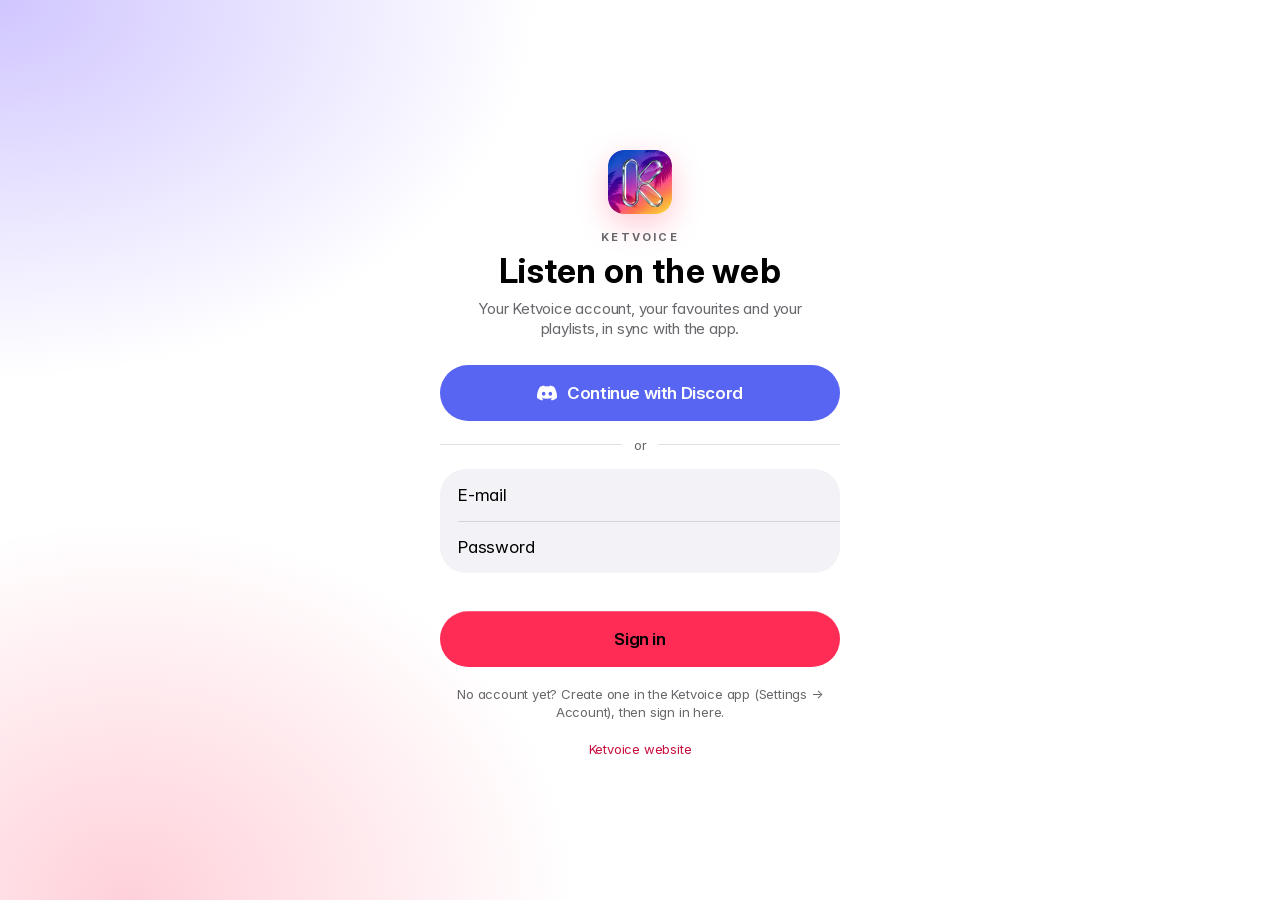
<file: player.html>
<!DOCTYPE html>
<html lang="en">
<head>
<meta charset="utf-8"/>
<meta content="width=device-width,initial-scale=1,viewport-fit=cover" name="viewport"/>
<meta content="dark light" name="color-scheme"/>
<meta content="#000000" name="theme-color"/>
<title>Ketvoice — web player</title>
<meta content="Listen to Ketvoice in the browser, on iPhone or a computer: its catalogue, artists, albums and radio, with your Ketvoice account and your synced library." name="description"/>
<link rel="canonical" href="https://ketvoice-web.vercel.app/player"/>
<link rel="icon" href="favicon.ico" sizes="any"/>
<link rel="icon" type="image/png" sizes="32x32" href="favicon-32.png"/>
<link rel="apple-touch-icon" sizes="180x180" href="apple-touch-icon.png"/>
<link rel="manifest" href="/player.webmanifest"/>
<meta content="yes" name="mobile-web-app-capable"/>
<meta content="yes" name="apple-mobile-web-app-capable"/>
<meta content="black-translucent" name="apple-mobile-web-app-status-bar-style"/>
<meta content="Ketvoice" name="apple-mobile-web-app-title"/>
<meta content="Ketvoice" name="application-name"/>
<meta property="og:type" content="website"/>
<meta property="og:title" content="Ketvoice — web player"/>
<meta property="og:description" content="Your Ketvoice library in the browser: favourites, playlists, synced lyrics."/>
<meta property="og:image" content="https://raw.githubusercontent.com/Tysnnn23/Ketvoice/main/ketvoice-banner.png"/>
<script>(function(){var d=document.documentElement,t=null,v=null;d.classList.add('js');try{t=localStorage.getItem('ketvoice-player-theme');v=localStorage.getItem('kv-player-vc')}catch(e){}var dark=t?t!=='light':!matchMedia('(prefers-color-scheme: light)').matches;d.classList.add(dark?'dark':'light');if(v==='1')d.classList.add('vc');if(!matchMedia('(prefers-reduced-motion: reduce)').matches)d.classList.add('motion');if(/^fr\b/i.test(navigator.language||''))d.lang='fr'})();</script>
<link rel="preconnect" href="https://xodklrunqlzyeiqtovgx.supabase.co" crossorigin/>
<link rel="preload" href="assets/fonts/inter-var.woff2" as="font" type="font/woff2" crossorigin/>
<link rel="stylesheet" href="css/player.css?v=202611190300"/>
</head>
<body>
<svg aria-hidden="true" style="position:absolute;width:0;height:0;overflow:hidden" xmlns="http://www.w3.org/2000/svg">
<symbol id="i-home" viewBox="0 0 24 24"><path fill="currentColor" fill-rule="evenodd" d="M12 2.6C11.6 2.6 11.2 2.75 10.9 3L3.2 9.6C2.6 10.1 2.95 11.1 3.75 11.1L4.6 11.1L4.6 19.2C4.6 20.4 5.4 21.2 6.6 21.2L17.4 21.2C18.6 21.2 19.4 20.4 19.4 19.2L19.4 11.1L20.25 11.1C21.05 11.1 21.4 10.1 20.8 9.6L13.1 3C12.8 2.75 12.4 2.6 12 2.6ZM11.2 14.6L12.8 14.6Q14 14.6 14 15.8L14 20Q14 21.2 12.8 21.2L11.2 21.2Q10 21.2 10 20L10 15.8Q10 14.6 11.2 14.6Z"/></symbol>
<symbol id="i-explore" viewBox="0 0 24 24"><path fill="currentColor" fill-rule="evenodd" d="M5.4 3L8.6 3Q11 3 11 5.4L11 8.6Q11 11 8.6 11L5.4 11Q3 11 3 8.6L3 5.4Q3 3 5.4 3ZM15.4 3L18.6 3Q21 3 21 5.4L21 8.6Q21 11 18.6 11L15.4 11Q13 11 13 8.6L13 5.4Q13 3 15.4 3ZM5.4 13L8.6 13Q11 13 11 15.4L11 18.6Q11 21 8.6 21L5.4 21Q3 21 3 18.6L3 15.4Q3 13 5.4 13ZM15.4 13L18.6 13Q21 13 21 15.4L21 18.6Q21 21 18.6 21L15.4 21Q13 21 13 18.6L13 15.4Q13 13 15.4 13Z"/></symbol>
<symbol id="i-library" viewBox="0 0 24 24"><path fill="currentColor" fill-rule="evenodd" d="M7.4 2.6L16.6 2.6Q17.5 2.6 17.5 3.5L17.5 3.5Q17.5 4.4 16.6 4.4L7.4 4.4Q6.5 4.4 6.5 3.5L6.5 3.5Q6.5 2.6 7.4 2.6ZM5.5 5.4L18.5 5.4Q19.4 5.4 19.4 6.3L19.4 6.3Q19.4 7.2 18.5 7.2L5.5 7.2Q4.6 7.2 4.6 6.3L4.6 6.3Q4.6 5.4 5.5 5.4ZM6 8.3L18 8.3Q21.2 8.3 21.2 11.5L21.2 18.2Q21.2 21.4 18 21.4L6 21.4Q2.8 21.4 2.8 18.2L2.8 11.5Q2.8 8.3 6 8.3ZM13.6 10.8L13.6 16.2C13.1 15.95 12.5 15.9 11.9 16.1C10.8 16.5 10.3 17.6 10.8 18.4C11.3 19.2 12.6 19.3 13.6 18.7C14.4 18.2 14.8 17.5 14.8 16.7L14.8 12.9L16.6 12.4L16.6 10.8L13.6 10.8Z"/></symbol>
<symbol id="i-search" viewBox="0 0 24 24"><path fill="none" stroke="currentColor" stroke-width="2.4" stroke-linecap="round" stroke-linejoin="round" d="M17.2 10.6C17.2 14.25 14.25 17.2 10.6 17.2C6.95 17.2 4 14.25 4 10.6C4 6.95 6.95 4 10.6 4C14.25 4 17.2 6.95 17.2 10.6ZM15.4 15.4L20.2 20.2"/></symbol>
<symbol id="i-heart-fill" viewBox="0 0 24 24"><path fill="currentColor" fill-rule="nonzero" d="M12 20.6C11.7 20.6 11.4 20.5 11.15 20.3C6.2 16.6 2.6 13.4 2.6 9.1C2.6 6.1 4.9 3.8 7.7 3.8C9.5 3.8 11.1 4.75 12 6.2C12.9 4.75 14.5 3.8 16.3 3.8C19.1 3.8 21.4 6.1 21.4 9.1C21.4 13.4 17.8 16.6 12.85 20.3C12.6 20.5 12.3 20.6 12 20.6Z"/></symbol>
<symbol id="i-heart" viewBox="0 0 24 24"><path fill="none" stroke="currentColor" stroke-width="2" stroke-linecap="round" stroke-linejoin="round" d="M12 20.6C11.7 20.6 11.4 20.5 11.15 20.3C6.2 16.6 2.6 13.4 2.6 9.1C2.6 6.1 4.9 3.8 7.7 3.8C9.5 3.8 11.1 4.75 12 6.2C12.9 4.75 14.5 3.8 16.3 3.8C19.1 3.8 21.4 6.1 21.4 9.1C21.4 13.4 17.8 16.6 12.85 20.3C12.6 20.5 12.3 20.6 12 20.6Z"/></symbol>
<symbol id="i-play" viewBox="0 0 24 24"><path fill="currentColor" fill-rule="evenodd" d="M5.81 2.45Q4.08 0.72 4.08 4.18L4.08 19.82Q4.08 23.28 7.54 21.55L19.63 13.73Q23.09 12 19.63 10.27Z"/></symbol>
<symbol id="i-pause" viewBox="0 0 24 24"><path fill="currentColor" fill-rule="evenodd" d="M5.92 1.92L8.24 1.92Q9.84 1.92 9.84 3.52L9.84 20.48Q9.84 22.08 8.24 22.08L5.92 22.08Q4.32 22.08 4.32 20.48L4.32 3.52Q4.32 1.92 5.92 1.92ZM15.76 1.92L18.08 1.92Q19.68 1.92 19.68 3.52L19.68 20.48Q19.68 22.08 18.08 22.08L15.76 22.08Q14.16 22.08 14.16 20.48L14.16 3.52Q14.16 1.92 15.76 1.92Z"/></symbol>
<symbol id="i-next" viewBox="0 0 24 24"><path fill="currentColor" fill-rule="nonzero" d="M1.63 5.71Q0.48 4.56 0.48 6.86L0.48 17.14Q0.48 19.44 2.78 18.29L10.85 13.15Q13.15 12 10.85 10.85ZM12.91 5.71Q11.76 4.56 11.76 6.86L11.76 17.14Q11.76 19.44 14.06 18.29L22.13 13.15Q24.43 12 22.13 10.85Z"/></symbol>
<symbol id="i-prev" viewBox="0 0 24 24"><g transform="matrix(-1 0 0 1 24 0)"><path fill="currentColor" d="M1.63 5.71Q0.48 4.56 0.48 6.86L0.48 17.14Q0.48 19.44 2.78 18.29L10.85 13.15Q13.15 12 10.85 10.85ZM12.91 5.71Q11.76 4.56 11.76 6.86L11.76 17.14Q11.76 19.44 14.06 18.29L22.13 13.15Q24.43 12 22.13 10.85Z"/></g></symbol>
<symbol id="i-skip" viewBox="0 0 24 24"><path fill="currentColor" fill-rule="nonzero" d="M5.36 6.16Q4.2 5 4.2 7.32L4.2 16.68Q4.2 19 6.52 17.84L14.64 13.16Q16.96 12 14.64 10.84ZM18 5L18 5Q19.4 5 19.4 6.4L19.4 17.6Q19.4 19 18 19L18 19Q16.6 19 16.6 17.6L16.6 6.4Q16.6 5 18 5Z"/></symbol>
<symbol id="i-more" viewBox="0 0 24 24"><circle fill="currentColor" cx="5.5" cy="12" r="2"/><circle fill="currentColor" cx="12" cy="12" r="2"/><circle fill="currentColor" cx="18.5" cy="12" r="2"/></symbol>
<symbol id="i-lyrics" viewBox="0 0 24 24"><rect x="1.44" y="2.4" width="21.12" height="16.32" rx="5.28" fill="none" stroke="currentColor" stroke-width="2.1"/><path fill="currentColor" d="M7.68 18.48L6.24 23.28L12.48 18.48Z"/><circle fill="currentColor" cx="8.4" cy="9.6" r="1.32"/><circle fill="currentColor" cx="15.12" cy="9.6" r="1.32"/><path fill="none" stroke="currentColor" stroke-width="2.1" stroke-linecap="round" d="M8.4 11.04L7.92 13.44M15.12 11.04L14.64 13.44"/></symbol>
<symbol id="i-queue" viewBox="0 0 24 24"><circle fill="currentColor" cx="1.92" cy="4.8" r="1.25"/><circle fill="currentColor" cx="1.92" cy="12" r="1.25"/><circle fill="currentColor" cx="1.92" cy="19.2" r="1.25"/><path fill="none" stroke="currentColor" stroke-width="2.04" stroke-linecap="round" d="M6.72 4.8L22.8 4.8M6.72 12L22.8 12M6.72 19.2L22.8 19.2"/></symbol>
<symbol id="i-shuffle" viewBox="0 0 24 24"><path fill="none" stroke="currentColor" stroke-width="2.1" stroke-linecap="round" stroke-linejoin="round" d="M3 7h3.2c2.1 0 3.3.9 4.5 2.7l2.6 4.6c1.2 1.8 2.4 2.7 4.5 2.7H20M3 17h3.2c1.4 0 2.4-.4 3.3-1.3M20 7h-2.2c-1.4 0-2.4.4-3.3 1.3M17.4 4.2 20.2 7l-2.8 2.8M17.4 14.2l2.8 2.8-2.8 2.8"/></symbol>
<symbol id="i-repeat" viewBox="0 0 24 24"><path fill="none" stroke="currentColor" stroke-width="2.1" stroke-linecap="round" stroke-linejoin="round" d="M4 11.2V9.6A3.6 3.6 0 0 1 7.6 6H19.6M16.8 3.2 19.6 6l-2.8 2.8M20 12.8v1.6a3.6 3.6 0 0 1-3.6 3.6H4.4M7.2 20.8 4.4 18l2.8-2.8"/></symbol>
<symbol id="i-repeat-one" viewBox="0 0 24 24"><path fill="none" stroke="currentColor" stroke-width="2.1" stroke-linecap="round" stroke-linejoin="round" d="M4 11.2V9.6A3.6 3.6 0 0 1 7.6 6H19.6M16.8 3.2 19.6 6l-2.8 2.8M20 12.8v1.6a3.6 3.6 0 0 1-3.6 3.6H4.4M7.2 20.8 4.4 18l2.8-2.8"/><path fill="currentColor" d="M11.1 10.2h1.5c.3 0 .5.2.5.5v4.6c0 .4-.3.7-.7.7s-.7-.3-.7-.7v-3.8h-.6c-.4 0-.6-.3-.6-.6s.3-.7.6-.7Z"/></symbol>
<symbol id="i-infinity" viewBox="0 0 24 24"><path fill="none" stroke="currentColor" stroke-width="2.2" stroke-linecap="round" stroke-linejoin="round" d="M12 12c-1.6-2.1-3-3.6-5.1-3.6a3.6 3.6 0 0 0 0 7.2c2.1 0 3.5-1.5 5.1-3.6Zm0 0c1.6 2.1 3 3.6 5.1 3.6a3.6 3.6 0 0 0 0-7.2c-2.1 0-3.5 1.5-5.1 3.6Z"/></symbol>
<symbol id="i-ketmix" viewBox="0 0 24 24"><circle cx="8.4" cy="12" r="5.7" fill="none" stroke="currentColor" stroke-width="1.3"/><circle cx="15.6" cy="12" r="5.4" fill="none" stroke="currentColor" stroke-width="2.8"/></symbol>
<symbol id="i-rings" viewBox="0 0 24 24"><circle cx="8.6" cy="12" r="5.6" fill="none" stroke="currentColor" stroke-width="2.2"/><circle cx="15.4" cy="12" r="5.6" fill="none" stroke="currentColor" stroke-width="2.2"/></symbol>
<symbol id="i-laptop" viewBox="0 0 24 24"><path fill="currentColor" fill-rule="evenodd" d="M6.2 4.6L17.8 4.6Q19.8 4.6 19.8 6.6L19.8 13.6Q19.8 15.6 17.8 15.6L6.2 15.6Q4.2 15.6 4.2 13.6L4.2 6.6Q4.2 4.6 6.2 4.6ZM7 6.6L17 6.6Q17.8 6.6 17.8 7.4L17.8 12.8Q17.8 13.6 17 13.6L7 13.6Q6.2 13.6 6.2 12.8L6.2 7.4Q6.2 6.6 7 6.6ZM3.2 17L20.8 17Q22 17 22 18.2L22 18.2Q22 19.4 20.8 19.4L3.2 19.4Q2 19.4 2 18.2L2 18.2Q2 17 3.2 17Z"/></symbol>
<symbol id="i-phone" viewBox="0 0 24 24"><path fill="currentColor" fill-rule="evenodd" d="M9 2.2L15 2.2Q17.6 2.2 17.6 4.8L17.6 19.2Q17.6 21.8 15 21.8L9 21.8Q6.4 21.8 6.4 19.2L6.4 4.8Q6.4 2.2 9 2.2ZM9 4.4L15 4.4Q15.8 4.4 15.8 5.2L15.8 17Q15.8 17.8 15 17.8L9 17.8Q8.2 17.8 8.2 17L8.2 5.2Q8.2 4.4 9 4.4ZM11.3 18.7L12.7 18.7Q13.4 18.7 13.4 19.4L13.4 19.4Q13.4 20.1 12.7 20.1L11.3 20.1Q10.6 20.1 10.6 19.4L10.6 19.4Q10.6 18.7 11.3 18.7Z"/></symbol>
<symbol id="i-person" viewBox="0 0 24 24"><path fill="currentColor" fill-rule="nonzero" d="M12 3.2a4.3 4.3 0 1 1 0 8.6 4.3 4.3 0 0 1 0-8.6ZM4 19.4c.9-3.6 4.1-5.8 8-5.8s7.1 2.2 8 5.8c.2.8-.4 1.4-1.2 1.4H5.2c-.8 0-1.4-.6-1.2-1.4Z"/></symbol>
<symbol id="i-vol-low" viewBox="0 0 24 24"><path fill="currentColor" d="M3.6 9.3c0-.7.5-1.2 1.2-1.2h2.6l4.1-3.5c.8-.7 2-.1 2 .9v13c0 1-1.2 1.6-2 .9l-4.1-3.5H4.8c-.7 0-1.2-.5-1.2-1.2Z"/><path fill="none" stroke="currentColor" stroke-width="2" stroke-linecap="round" d="M16.6 9.4a3.8 3.8 0 0 1 0 5.2"/></symbol>
<symbol id="i-vol-high" viewBox="0 0 24 24"><path fill="currentColor" d="M3.6 9.3c0-.7.5-1.2 1.2-1.2h2.6l4.1-3.5c.8-.7 2-.1 2 .9v13c0 1-1.2 1.6-2 .9l-4.1-3.5H4.8c-.7 0-1.2-.5-1.2-1.2Z"/><path fill="none" stroke="currentColor" stroke-width="2" stroke-linecap="round" d="M16.6 9.4a3.8 3.8 0 0 1 0 5.2M19.2 6.8a7.6 7.6 0 0 1 0 10.4"/></symbol>
<symbol id="i-vol-off" viewBox="0 0 24 24"><path fill="currentColor" d="M3.6 9.3c0-.7.5-1.2 1.2-1.2h2.6l4.1-3.5c.8-.7 2-.1 2 .9v13c0 1-1.2 1.6-2 .9l-4.1-3.5H4.8c-.7 0-1.2-.5-1.2-1.2Z"/><path fill="none" stroke="currentColor" stroke-width="2" stroke-linecap="round" d="m16.4 9.6 4.8 4.8m0-4.8-4.8 4.8"/></symbol>
<symbol id="i-chevron" viewBox="0 0 24 24"><path fill="none" stroke="currentColor" stroke-width="2.4" stroke-linecap="round" stroke-linejoin="round" d="M9.5 5.5 16 12l-6.5 6.5"/></symbol>
<symbol id="i-back" viewBox="0 0 24 24"><path fill="none" stroke="currentColor" stroke-width="2.6" stroke-linecap="round" stroke-linejoin="round" d="M14.5 5.5 8 12l6.5 6.5"/></symbol>
<symbol id="i-down" viewBox="0 0 24 24"><path fill="none" stroke="currentColor" stroke-width="2.4" stroke-linecap="round" stroke-linejoin="round" d="M5.5 9.5 12 16l6.5-6.5"/></symbol>
<symbol id="i-close" viewBox="0 0 24 24"><path fill="none" stroke="currentColor" stroke-width="2.3" stroke-linecap="round" stroke-linejoin="round" d="M6.5 6.5l11 11m0-11-11 11"/></symbol>
<symbol id="i-plus" viewBox="0 0 24 24"><path fill="none" stroke="currentColor" stroke-width="2.4" stroke-linecap="round" stroke-linejoin="round" d="M12 5v14M5 12h14"/></symbol>
<symbol id="i-check" viewBox="0 0 24 24"><path fill="none" stroke="currentColor" stroke-width="2.4" stroke-linecap="round" stroke-linejoin="round" d="m5.5 12.5 4.2 4.2 8.8-9.4"/></symbol>
<symbol id="i-radio" viewBox="0 0 24 24"><path fill="currentColor" fill-rule="evenodd" d="M5.6 8.2L18.4 8.2Q21.4 8.2 21.4 11.2L21.4 18Q21.4 21 18.4 21L5.6 21Q2.6 21 2.6 18L2.6 11.2Q2.6 8.2 5.6 8.2ZM8.6 12.3a2.5 2.5 0 1 1 0 5 2.5 2.5 0 0 1 0-5ZM14 12.4L17.4 12.4Q18.2 12.4 18.2 13.2L18.2 13.2Q18.2 14 17.4 14L14 14Q13.2 14 13.2 13.2L13.2 13.2Q13.2 12.4 14 12.4ZM14 15.6L17.4 15.6Q18.2 15.6 18.2 16.4L18.2 16.4Q18.2 17.2 17.4 17.2L14 17.2Q13.2 17.2 13.2 16.4L13.2 16.4Q13.2 15.6 14 15.6ZM5.4 7.4 16.6 3.2c.5-.2 1 .1 1.2.5.2.5-.1 1-.5 1.2L9.2 8.2Z"/></symbol>
<symbol id="i-album" viewBox="0 0 24 24"><path fill="currentColor" fill-rule="evenodd" d="M12 2.6a9.4 9.4 0 1 1 0 18.8 9.4 9.4 0 0 1 0-18.8ZM12 9.4a2.6 2.6 0 1 0 0 5.2 2.6 2.6 0 0 0 0-5.2Z"/></symbol>
<symbol id="i-note" viewBox="0 0 24 24"><path fill="currentColor" fill-rule="nonzero" d="M9 17.2V5.9c0-.6.4-1.1 1-1.2l8.6-1.8c.7-.1 1.4.4 1.4 1.2v10.8a3.3 3.3 0 1 1-2.1-3.1V7.3L11.1 8.7v8.6a3.3 3.3 0 1 1-2.1-3.1Z"/></symbol>
<symbol id="i-playlist" viewBox="0 0 24 24"><path fill="currentColor" fill-rule="nonzero" d="M4 4.6L13.6 4.6Q14.8 4.6 14.8 5.8L14.8 5.8Q14.8 7 13.6 7L4 7Q2.8 7 2.8 5.8L2.8 5.8Q2.8 4.6 4 4.6ZM4 9.6L13.6 9.6Q14.8 9.6 14.8 10.8L14.8 10.8Q14.8 12 13.6 12L4 12Q2.8 12 2.8 10.8L2.8 10.8Q2.8 9.6 4 9.6ZM4 14.6L9 14.6Q10.2 14.6 10.2 15.8L10.2 15.8Q10.2 17 9 17L4 17Q2.8 17 2.8 15.8L2.8 15.8Q2.8 14.6 4 14.6ZM18 9.4c0-.5.6-.8 1-.5l2 1.3c.3.2.4.6.2.9-.2.3-.6.4-.9.2l-.6-.4v6.6a2.8 2.8 0 1 1-1.7-2.6Z"/></symbol>
<symbol id="i-clock" viewBox="0 0 24 24"><path fill="currentColor" fill-rule="evenodd" d="M12 2.6a9.4 9.4 0 1 1 0 18.8 9.4 9.4 0 0 1 0-18.8Zm0 3.6c-.6 0-1 .4-1 1V12c0 .3.1.6.4.8l3.2 2.4c.4.3 1.1.2 1.4-.2.3-.4.2-1.1-.2-1.4L13 11.5V7.2c0-.6-.4-1-1-1Z"/></symbol>
<symbol id="i-mic" viewBox="0 0 24 24"><path fill="currentColor" fill-rule="nonzero" d="M12 2.4c2.2 0 4 1.8 4 4v5.2c0 2.2-1.8 4-4 4s-4-1.8-4-4V6.4c0-2.2 1.8-4 4-4ZM5.8 10.6c.6 0 1 .4 1 1a5.2 5.2 0 0 0 10.4 0c0-.6.4-1 1-1s1 .4 1 1c0 3.6-2.7 6.6-6.2 7.1v2c0 .6-.4 1-1 1s-1-.4-1-1v-2a7.2 7.2 0 0 1-6.2-7.1c0-.6.4-1 1-1Z"/></symbol>
<symbol id="i-people" viewBox="0 0 24 24"><path fill="currentColor" fill-rule="nonzero" d="M8.6 3.6a3.7 3.7 0 1 1 0 7.4 3.7 3.7 0 0 1 0-7.4ZM2.2 18.8c.7-3.4 3.3-5.6 6.4-5.6s5.7 2.2 6.4 5.6c.1.7-.4 1.3-1.1 1.3H3.3c-.7 0-1.2-.6-1.1-1.3ZM16.4 5a3 3 0 1 1 0 6 3 3 0 0 1 0-6Zm.6 8.2c2.5.2 4.4 2.2 4.9 5 .1.6-.3 1.1-.9 1.1h-3.4c-.1-2.2-.7-4.4-1.9-5.9.4-.1.9-.2 1.3-.2Z"/></symbol>
<symbol id="i-grid" viewBox="0 0 24 24"><path fill="currentColor" fill-rule="evenodd" d="M5.4 3L8.6 3Q11 3 11 5.4L11 8.6Q11 11 8.6 11L5.4 11Q3 11 3 8.6L3 5.4Q3 3 5.4 3ZM15.4 3L18.6 3Q21 3 21 5.4L21 8.6Q21 11 18.6 11L15.4 11Q13 11 13 8.6L13 5.4Q13 3 15.4 3ZM5.4 13L8.6 13Q11 13 11 15.4L11 18.6Q11 21 8.6 21L5.4 21Q3 21 3 18.6L3 15.4Q3 13 5.4 13ZM15.4 13L18.6 13Q21 13 21 15.4L21 18.6Q21 21 18.6 21L15.4 21Q13 21 13 18.6L13 15.4Q13 13 15.4 13Z"/></symbol>
<symbol id="i-share" viewBox="0 0 24 24"><path fill="none" stroke="currentColor" stroke-width="2.1" stroke-linecap="round" stroke-linejoin="round" d="M12 14.5V3.8M8 7.4l4-4 4 4M7 10.4H6.4a2 2 0 0 0-2 2v6.4a2 2 0 0 0 2 2h11.2a2 2 0 0 0 2-2v-6.4a2 2 0 0 0-2-2H17"/></symbol>
<symbol id="i-play-next" viewBox="0 0 24 24"><path fill="none" stroke="currentColor" stroke-width="2.2" stroke-linecap="round" stroke-linejoin="round" d="M3.6 6h10.8M3.6 11h10.8M3.6 16h6"/><path fill="currentColor" d="M15.6 13.4c0-.6.6-.9 1.1-.6l4.2 2.6c.5.3.5.9 0 1.2l-4.2 2.6c-.5.3-1.1 0-1.1-.6Z"/></symbol>
<symbol id="i-queue-add" viewBox="0 0 24 24"><path fill="none" stroke="currentColor" stroke-width="2.2" stroke-linecap="round" stroke-linejoin="round" d="M3.6 6h12M3.6 11h12M3.6 16h7.2M17.6 13.6v6.4M14.4 16.8h6.4"/></symbol>
<symbol id="i-sun" viewBox="0 0 24 24"><circle cx="12" cy="12" r="4.4" fill="currentColor"/><path fill="none" stroke="currentColor" stroke-width="2" stroke-linecap="round" d="M12 2.4v2.2M12 19.4v2.2M2.4 12h2.2M19.4 12h2.2M5.2 5.2l1.6 1.6M17.2 17.2l1.6 1.6M18.8 5.2l-1.6 1.6M6.8 17.2l-1.6 1.6"/></symbol>
<symbol id="i-moon" viewBox="0 0 24 24"><path fill="currentColor" fill-rule="nonzero" d="M20.2 14.6A8.6 8.6 0 1 1 9.4 3.8c.5-.2 1 .4.8.9a6.8 6.8 0 0 0 9.1 9.1c.5-.2 1.1.3.9.8Z"/></symbol>
<symbol id="i-out" viewBox="0 0 24 24"><path fill="none" stroke="currentColor" stroke-width="2.1" stroke-linecap="round" stroke-linejoin="round" d="M14 4.4h3.4a2.6 2.6 0 0 1 2.6 2.6v10a2.6 2.6 0 0 1-2.6 2.6H14M10 8l-4 4 4 4M6 12h10"/></symbol>
<symbol id="i-resume" viewBox="0 0 24 24"><path fill="currentColor" fill-rule="evenodd" d="M12 2.6a9.4 9.4 0 1 1 0 18.8 9.4 9.4 0 0 1 0-18.8Zm-1.8 5.8c-.6-.4-1.4 0-1.4.7v5.8c0 .7.8 1.1 1.4.7l4.6-2.9c.5-.3.5-1.1 0-1.4Z"/></symbol>
<symbol id="i-video" viewBox="0 0 24 24"><rect x="2.4" y="5.6" width="13.6" height="12.8" rx="3.2" fill="currentColor"/><path fill="currentColor" d="M17.6 10.2l3-2c.6-.4 1.4 0 1.4.7v6.2c0 .7-.8 1.1-1.4.7l-3-2Z"/></symbol>
<symbol id="i-sidebar" viewBox="0 0 24 24"><path fill="currentColor" fill-rule="evenodd" d="M6 4L18 4Q21.4 4 21.4 7.4L21.4 16.6Q21.4 20 18 20L6 20Q2.6 20 2.6 16.6L2.6 7.4Q2.6 4 6 4ZM6.2 6L7.8 6Q9.4 6 9.4 7.6L9.4 16.4Q9.4 18 7.8 18L6.2 18Q4.6 18 4.6 16.4L4.6 7.6Q4.6 6 6.2 6ZM12.8 6L17.8 6Q19.4 6 19.4 7.6L19.4 16.4Q19.4 18 17.8 18L12.8 18Q11.2 18 11.2 16.4L11.2 7.6Q11.2 6 12.8 6Z"/></symbol>
<symbol id="i-spark" viewBox="0 0 24 24"><path fill="currentColor" fill-rule="nonzero" d="M12 2.8c.4 0 .7.3.8.7.6 3.8 2.6 5.8 6.4 6.4.4.1.7.4.7.8s-.3.7-.7.8c-3.8.6-5.8 2.6-6.4 6.4-.1.4-.4.7-.8.7s-.7-.3-.8-.7c-.6-3.8-2.6-5.8-6.4-6.4-.4-.1-.7-.4-.7-.8s.3-.7.7-.8c3.8-.6 5.8-2.6 6.4-6.4.1-.4.4-.7.8-.7Z"/></symbol>
<symbol id="i-handle" viewBox="0 0 24 24"><path fill="currentColor" fill-rule="nonzero" d="M5 8L19 8Q20 8 20 9L20 9Q20 10 19 10L5 10Q4 10 4 9L4 9Q4 8 5 8ZM5 14L19 14Q20 14 20 15L20 15Q20 16 19 16L5 16Q4 16 4 15L4 15Q4 14 5 14Z"/></symbol>
<symbol id="i-disc" viewBox="0 0 24 24"><path fill="currentColor" d="M20.317 4.37a19.79 19.79 0 0 0-4.885-1.515.074.074 0 0 0-.079.037c-.21.375-.444.865-.608 1.25a18.27 18.27 0 0 0-5.487 0 12.6 12.6 0 0 0-.617-1.25.077.077 0 0 0-.079-.037A19.74 19.74 0 0 0 3.677 4.37a.07.07 0 0 0-.032.027C.533 9.046-.32 13.58.099 18.058a.082.082 0 0 0 .031.056 19.9 19.9 0 0 0 5.993 3.03.078.078 0 0 0 .084-.028c.462-.63.874-1.295 1.226-1.994a.076.076 0 0 0-.041-.106 13.1 13.1 0 0 1-1.872-.892.077.077 0 0 1-.008-.128c.126-.094.252-.192.372-.291a.074.074 0 0 1 .078-.011c3.928 1.793 8.18 1.793 12.061 0a.074.074 0 0 1 .079.01c.12.099.246.198.373.292a.077.077 0 0 1-.007.128 12.3 12.3 0 0 1-1.873.891.077.077 0 0 0-.04.107c.36.698.772 1.363 1.225 1.993a.076.076 0 0 0 .084.029 19.84 19.84 0 0 0 6.002-3.03.077.077 0 0 0 .032-.055c.5-5.177-.838-9.674-3.549-13.66a.061.061 0 0 0-.031-.029ZM8.02 15.331c-1.183 0-2.157-1.085-2.157-2.419 0-1.333.955-2.419 2.157-2.419 1.211 0 2.176 1.095 2.157 2.419 0 1.334-.956 2.419-2.157 2.419Zm7.975 0c-1.183 0-2.157-1.085-2.157-2.419 0-1.333.955-2.419 2.157-2.419 1.211 0 2.176 1.095 2.157 2.419 0 1.334-.946 2.419-2.157 2.419Z"/></symbol>
</svg>
<a class="skip-link" href="#main" data-t="skip">Skip to content</a>
<div aria-hidden="true" class="boot" id="boot"><img alt="" height="56" src="assets/ketvoice-logo-vc-96.png" width="56"/></div>

<section aria-labelledby="auth-title" class="auth" hidden id="auth">
<div class="auth-card">
<img alt="" class="auth-logo" height="64" src="assets/ketvoice-logo-vc-96.png" width="64"/>
<p class="brand-line" aria-hidden="true">KETVOICE</p>
<h1 data-t="auth.title" id="auth-title">Listen on the web</h1>
<p class="auth-sub" data-t="auth.sub">Your Ketvoice account, your favourites and your playlists, in sync with the app.</p>
<button class="capsule capsule-discord" id="discord" type="button"><svg aria-hidden="true" class="icon"><use href="#i-disc"/></svg><span data-t="auth.discord">Continue with Discord</span></button>
<div aria-hidden="true" class="or"><span data-t="auth.or">or</span></div>
<form id="signin" novalidate>
<div class="group">
<label class="group-row"><span data-t="auth.email">E-mail</span><input autocomplete="username" inputmode="email" name="email" required type="email"/></label>
<label class="group-row"><span data-t="auth.password">Password</span><input autocomplete="current-password" maxlength="72" name="password" required type="password"/></label>
</div>
<p aria-live="assertive" class="form-error" id="auth-error" role="alert"></p>
<button class="capsule capsule-accent" id="signin-btn" type="submit"><span data-t="auth.signin">Sign in</span></button>
</form>
<p class="auth-fine" data-t="auth.noaccount">No account yet? Create one in the Ketvoice app (Settings → Account), then sign in here.</p>
</div>
<p class="auth-foot"><a href="./" data-t="auth.site">Ketvoice website</a></p>
</section>

<div class="app" hidden id="app">

<aside class="side" id="side">
<div class="side-brand"><img alt="" height="22" src="assets/ketvoice-logo-vc-96.png" width="22"/><span>Ketvoice</span></div>
<form class="field side-search" role="search" id="search-side"><svg aria-hidden="true" class="icon"><use href="#i-search"/></svg><input aria-controls="results" aria-label="Search" autocomplete="off" data-t-label="search.label" data-t-ph="search.ph" enterkeyhint="search" id="q" placeholder="Search" type="search"/><kbd class="side-kbd" aria-hidden="true" id="kbd-find">⌘F</kbd></form>
<nav aria-label="Ketvoice" class="side-nav" data-t-label="nav.main" id="side-nav"></nav>
<button class="side-install" data-act="install" hidden type="button"><svg aria-hidden="true" class="icon"><use href="#i-plus"/></svg><span data-t="install">Install the app</span></button>
<button aria-expanded="false" aria-haspopup="menu" class="side-me" id="me-btn" type="button"></button>
</aside>

<header class="lcd-bar" id="lcd-bar" aria-label="Now playing" data-t-label="np.label">
<div class="lcd-transport">
<button aria-label="Shuffle" aria-pressed="false" class="ib c-shuffle" data-act="shuffle" data-t-label="c.shuffle" type="button"><svg aria-hidden="true" class="icon"><use href="#i-shuffle"/></svg></button>
<button aria-label="Previous" class="ib" data-act="prev" data-t-label="c.prev" type="button"><svg aria-hidden="true" class="icon"><use href="#i-prev"/></svg></button>
<button aria-label="Play" class="ib play-ib" data-act="toggle" type="button"><svg aria-hidden="true" class="icon i-play"><use href="#i-play"/></svg><svg aria-hidden="true" class="icon i-pause"><use href="#i-pause"/></svg></button>
<button aria-label="Next" class="ib" data-act="next" data-t-label="c.next" type="button"><svg aria-hidden="true" class="icon"><use href="#i-next"/></svg></button>
<button aria-label="Repeat" aria-pressed="false" class="ib c-repeat" data-act="repeat" data-t-label="c.repeat" type="button"><svg aria-hidden="true" class="icon i-rep"><use href="#i-repeat"/></svg><svg aria-hidden="true" class="icon i-rep1"><use href="#i-repeat-one"/></svg></button>
</div>
<div class="lcd" id="lcd">
<span class="mix-badge lcd-mix" data-mix="" hidden></span>
<button aria-label="Open the player" class="lcd-art" data-act="np-open" data-t-label="np.open" type="button"><img alt="" data-bind="cover" decoding="async" referrerpolicy="no-referrer"/><span class="lcd-logo" aria-hidden="true"><img alt="" height="22" src="assets/ketvoice-logo-vc-96.png" width="22"/></span></button>
<div class="lcd-text"><p class="lcd-title" data-bind="title"></p><p class="lcd-sub"><span data-bind="artist-link"></span><span class="lcd-album" data-bind="album"></span></p></div>
<div class="lcd-acts"><button aria-pressed="false" class="ib like" data-act="like" type="button"><svg aria-hidden="true" class="icon i-h"><use href="#i-heart"/></svg><svg aria-hidden="true" class="icon i-hf"><use href="#i-heart-fill"/></svg></button><button aria-haspopup="menu" aria-label="More" class="ib" data-act="np-menu" data-t-label="more" type="button"><svg aria-hidden="true" class="icon"><use href="#i-more"/></svg></button></div>
<div class="lcd-seek"><span class="t-now" data-bind="now">0:00</span><div class="slider seek" data-slider="seek"><i class="sl-track"><i class="sl-fill"></i></i></div><span class="t-left" data-bind="left">-0:00</span></div>
</div>
<div class="lcd-end">
<div class="vol" data-vol=""><svg aria-hidden="true" class="icon vol-i"><use href="#i-vol-low"/></svg><div class="slider volume" data-slider="volume"><i class="sl-track"><i class="sl-fill"></i></i></div></div>
<button aria-label="Lyrics" aria-pressed="false" class="ib" data-act="panel-lyrics" data-t-label="tab.lyrics" type="button"><svg aria-hidden="true" class="icon"><use href="#i-lyrics"/></svg></button>
<button aria-label="Up next" aria-pressed="false" class="ib" data-act="panel-queue" data-t-label="queue.next" type="button"><svg aria-hidden="true" class="icon"><use href="#i-queue"/></svg></button>
</div>
</header>

<main class="main" id="main" tabindex="-1">
<div class="page-bar" id="page-bar"><button aria-label="Back" class="glass-btn back-btn" data-act="back" data-t-label="back" hidden type="button"><svg aria-hidden="true" class="icon"><use href="#i-back"/></svg></button><p aria-hidden="true" class="page-bar-title" id="page-bar-title"></p><span class="page-bar-end" id="page-bar-end"></span></div>
<div class="view" id="view"></div>
<div aria-hidden="true" class="slot slot-pip-main" id="slot-pip-main"></div>
</main>

<aside aria-label="Lyrics and queue" class="panel" data-t-label="panel.label" hidden id="panel">
<div class="panel-head"><div class="seg" role="tablist"><button aria-selected="true" class="seg-b" data-panel="lyrics" role="tab" type="button"><span data-t="tab.lyrics">Lyrics</span></button><button aria-selected="false" class="seg-b" data-panel="queue" role="tab" type="button"><span data-t="queue.next">Up next</span></button><i aria-hidden="true" class="seg-lens"></i></div></div>
<div aria-hidden="true" class="slot slot-panel" id="slot-panel"></div>
<div class="panel-body"><div class="ly-box panel-ly" data-lyrics="panel" role="tabpanel"></div><div class="q-box panel-q" data-queue="panel" hidden role="tabpanel"></div></div>
</aside>

<div class="chrome" id="chrome">
<div aria-hidden="true" class="mini-band" id="mini-band"><div class="slot slot-mini" id="slot-mini"></div></div>
<div class="mini glass" id="mini">
<button aria-label="Open the player" class="mini-open" data-act="np-open" data-t-label="np.open" type="button"><span class="mini-cover"><img alt="" data-bind="cover" decoding="async" referrerpolicy="no-referrer"/></span><span class="mini-text"><b data-bind="title"></b><small data-bind="artist"></small></span></button>
<button aria-label="Play" class="mini-b" data-act="toggle" type="button"><svg aria-hidden="true" class="icon i-play"><use href="#i-play"/></svg><svg aria-hidden="true" class="icon i-pause"><use href="#i-pause"/></svg></button>
<button aria-label="Next" class="mini-b mini-next" data-act="next" data-t-label="c.next" type="button"><svg aria-hidden="true" class="icon"><use href="#i-skip"/></svg></button>
<i aria-hidden="true" class="mini-progress"><i></i></i>
</div>
<nav aria-label="Tabs" class="tabs glass" data-t-label="nav.tabs" id="tabs">
<i aria-hidden="true" class="tab-lens glass-sel"></i>
<a class="tab" data-tab="home" href="#/"><svg aria-hidden="true" class="icon"><use href="#i-home"/></svg><span data-t="tab.home">Home</span></a>
<a class="tab" data-tab="explore" href="#/explore"><svg aria-hidden="true" class="icon"><use href="#i-explore"/></svg><span data-t="tab.explore">Explore</span></a>
<a class="tab" data-tab="library" href="#/library"><svg aria-hidden="true" class="icon"><use href="#i-library"/></svg><span data-t="tab.library">Library</span></a>
<button aria-label="Show the tabs" class="tab-pill" data-act="pill" data-t-label="tabs.show" type="button"><svg aria-hidden="true" class="icon"><use href="#i-home"/></svg></button>
</nav>
<form class="bubble glass" id="bubble" role="search"><button aria-label="Search" class="bubble-b" data-act="search-open" data-t-label="search.label" type="button"><svg aria-hidden="true" class="icon"><use href="#i-search"/></svg></button><svg aria-hidden="true" class="icon bubble-i"><use href="#i-search"/></svg><input aria-controls="results" aria-label="Search" autocomplete="off" data-t-label="search.label" data-t-ph="search.ph" enterkeyhint="search" id="q2" placeholder="Search" tabindex="-1" type="search"/></form>
</div>

<section aria-label="Now playing" class="np" data-page="artwork" data-t-label="np.label" id="np" inert>
<div aria-hidden="true" class="np-bg"><i class="np-mesh"></i></div>
<div class="np-scene">
<div class="np-art-wrap" id="np-art-wrap"><div class="np-art" id="stage"><video aria-hidden="true" class="stage-canvas" disablepictureinpicture disableremoteplayback id="stage-canvas" loop muted playsinline preload="none" tabindex="-1"></video><img alt="" class="stage-cover" decoding="async" id="stage-cover" referrerpolicy="no-referrer"/><span aria-hidden="true" class="stage-empty"><img alt="" height="72" src="assets/ketvoice-logo-vc-96.png" width="72"/></span><div aria-hidden="true" class="slot slot-stage" id="slot-stage"></div><div aria-hidden="true" class="slot slot-pip" id="slot-pip"></div></div></div>
<p class="np-from" id="np-from"></p>
</div>
<button aria-label="Close the player" class="np-handle" data-act="np-close" data-t-label="np.close" type="button"><i></i></button>
<div class="np-title np-title-big">
<div class="np-tt"><p class="np-t" data-bind="title"></p><p class="np-a" data-bind="artist-link"></p></div>
<button aria-pressed="false" class="circ like" data-act="like" type="button"><svg aria-hidden="true" class="icon i-h"><use href="#i-heart"/></svg><svg aria-hidden="true" class="icon i-hf"><use href="#i-heart-fill"/></svg></button>
<button aria-haspopup="menu" aria-label="More" class="circ" data-act="np-menu" data-t-label="more" type="button"><svg aria-hidden="true" class="icon"><use href="#i-more"/></svg></button>
</div>
<div class="np-title np-head">
<button aria-label="Back to the artwork" class="np-head-art" data-act="np-page" data-page="artwork" data-t-label="np.artwork" type="button"><img alt="" data-bind="cover" decoding="async" referrerpolicy="no-referrer"/></button>
<div class="np-tt"><p class="np-t" data-bind="title"></p><p class="np-a" data-bind="artist-link"></p></div>
<button aria-pressed="false" class="circ like" data-act="like" type="button"><svg aria-hidden="true" class="icon i-h"><use href="#i-heart"/></svg><svg aria-hidden="true" class="icon i-hf"><use href="#i-heart-fill"/></svg></button>
<button aria-haspopup="menu" aria-label="More" class="circ" data-act="np-menu" data-t-label="more" type="button"><svg aria-hidden="true" class="icon"><use href="#i-more"/></svg></button>
</div>
<div class="np-pane" id="np-pane">
<div aria-hidden="true" class="slot slot-band" id="slot-band"></div>
<div class="ly-box np-ly" data-lyrics="np" role="region" aria-label="Lyrics" data-t-label="tab.lyrics"></div>
<div class="q-box np-q" data-queue="np" hidden role="region" aria-label="Queue" data-t-label="tab.queue"></div>
</div>
<div class="np-controls" id="np-controls">
<div class="np-line" id="np-line"></div>
<div class="np-seek"><div class="slider seek big" data-slider="seek"><i class="sl-track"><i class="sl-fill"></i></i></div><div class="np-times"><span class="t-now" data-bind="now">0:00</span><span class="mix-badge" data-mix="" hidden></span><span class="np-via" id="np-via"></span><span class="t-left" data-bind="left">-0:00</span></div></div>
<div class="np-transport">
<button aria-label="Previous" class="tp" data-act="prev" data-t-label="c.prev" type="button"><svg aria-hidden="true" class="icon"><use href="#i-prev"/></svg></button>
<button aria-label="Play" class="tp tp-play" data-act="toggle" type="button"><svg aria-hidden="true" class="icon i-play"><use href="#i-play"/></svg><svg aria-hidden="true" class="icon i-pause"><use href="#i-pause"/></svg></button>
<button aria-label="Next" class="tp" data-act="next" data-t-label="c.next" type="button"><svg aria-hidden="true" class="icon"><use href="#i-next"/></svg></button>
</div>
<div class="vol np-vol" data-vol=""><svg aria-hidden="true" class="icon vol-i"><use href="#i-vol-low"/></svg><div class="slider volume big" data-slider="volume"><i class="sl-track"><i class="sl-fill"></i></i></div><svg aria-hidden="true" class="icon vol-hi"><use href="#i-vol-high"/></svg></div>
<div class="np-bottom np-bottom-main">
<button aria-label="Lyrics" aria-pressed="false" class="circ clear" data-act="np-page" data-page="lyrics" data-t-label="tab.lyrics" type="button"><svg aria-hidden="true" class="icon"><use href="#i-lyrics"/></svg></button>
<div class="np-cap glass-dark"><button aria-label="Output" class="cap-b" data-act="output" data-t-label="output" type="button"><svg aria-hidden="true" class="icon"><use href="#i-laptop"/></svg></button><i aria-hidden="true"></i><button aria-label="Account" class="cap-b" data-act="account" data-t-label="me.label" type="button"><svg aria-hidden="true" class="icon"><use href="#i-person"/></svg></button></div>
<button aria-label="Queue" aria-pressed="false" class="circ clear" data-act="np-page" data-page="queue" data-t-label="tab.queue" type="button"><svg aria-hidden="true" class="icon"><use href="#i-queue"/></svg></button>
</div>
<div class="np-bottom np-bottom-queue">
<div class="np-cap np-cap-wide glass-dark">
<button aria-pressed="false" class="cap-b q-seg" data-act="nofade" type="button"><svg aria-hidden="true" class="icon"><use href="#i-rings"/></svg></button>
<button aria-label="Shuffle" aria-pressed="false" class="cap-b q-seg" data-act="shuffle" data-t-label="c.shuffle" type="button"><svg aria-hidden="true" class="icon"><use href="#i-shuffle"/></svg></button>
<button aria-label="Repeat" aria-pressed="false" class="cap-b q-seg c-repeat" data-act="repeat" data-t-label="c.repeat" type="button"><svg aria-hidden="true" class="icon i-rep"><use href="#i-repeat"/></svg><svg aria-hidden="true" class="icon i-rep1"><use href="#i-repeat-one"/></svg></button>
<button aria-label="Radio" aria-pressed="false" class="cap-b q-seg" data-act="radio" data-t-label="radio.start" type="button"><svg aria-hidden="true" class="icon"><use href="#i-infinity"/></svg></button>
</div>
<button aria-label="Close the queue" class="circ q-close" data-act="np-page" data-page="artwork" data-t-label="queue.close" type="button"><svg aria-hidden="true" class="icon"><use href="#i-queue"/></svg></button>
</div>
<p class="np-device" id="np-device"></p>
</div>
<p class="np-note" data-t="ios.note" hidden>On iPhone, Safari stops a YouTube video embedded in a page when it goes to the background or the screen locks: keep Safari open while this title plays. The other titles keep playing in the background.</p>
</section>

</div>

<div class="menu-host" hidden id="menu"></div>
<div class="sheet-host" hidden id="sheet"></div>
<div class="yt-dock off" id="yt-dock"><div id="yt-host"></div></div>
<audio id="audio" playsinline preload="metadata"></audio>
<audio id="audio2" playsinline preload="metadata"></audio>
<div aria-live="polite" class="toast" id="toast" role="status"></div>
<script src="js/player/core.js?v=202611190700"></script>
<script src="js/player/api.js?v=202611192200"></script>
<script src="js/player/catalog.js?v=202611192200"></script>
<script src="js/player/lyrics.js?v=202611190300"></script>
<script src="js/player/ketmix.js?v=202611190700"></script>
<script src="js/player/engine.js?v=202611190700"></script>
<script src="js/player/app.js?v=202611192200"></script>
</body>
</html>
</file>
<file: css/style.css>
/* Ketvoice — round 5: a light product site in the manner of tryliner.fun, in Ketvoice's
   Vice City colours. Light first (dark on the toggle). Geist for everything, Geist Mono
   for slash tags and small UI. Flat surfaces, hairline rings instead of borders, one
   flowing sunset band (js/flow.js) behind the showcase and the footer. Motion is quiet:
   fades on cubic-bezier(.22,1,.36,1), small UI with a hint of overshoot, a spring on the
   nav pill, two scroll-linked scenes (js/motion.js). */

:root{
  --font:"Geist",system-ui,-apple-system,"Segoe UI",Roboto,Arial,sans-serif;
  --mono:"Geist Mono",ui-monospace,SFMono-Regular,Menlo,Consolas,monospace;
  --out:cubic-bezier(.22,1,.36,1);
  --snap:cubic-bezier(.2,.9,.3,1.1);
  --spring:cubic-bezier(.3,1.5,.5,1);
  --soft-ease:cubic-bezier(.25,.8,.25,1);
  --bg:#ffffff;--soft:#f3f4f6;--card:#ffffff;
  --ink:#0e0820;--muted:#5d6173;--faint:#868a9c;
  --line:rgba(14,8,32,.12);--ring:rgba(14,8,32,.15);
  --accent:#ffc3dc;--accent-hover:#ffadd0;--on-accent:#0e0820;
  --tint:#fdecf4;--zebra:#f3f4f6;
  --shadow:0 30px 80px rgba(14,8,32,.22);
  color-scheme:light;
}
html.dark{
  --bg:#0c0913;--soft:#130f1c;--card:#17121f;
  --ink:#f3eff8;--muted:#aaa3b8;--faint:#8a8399;
  --line:rgba(255,255,255,.11);--ring:rgba(255,255,255,.16);
  --accent:#ff9cc6;--accent-hover:#ffb3d3;--on-accent:#0e0820;
  --tint:#22152b;--zebra:#17121f;
  --shadow:0 30px 80px rgba(0,0,0,.5);
  color-scheme:dark;
}

/* ---------- base ---------- */
*,*::before,*::after{box-sizing:border-box}
html{scroll-behavior:smooth;scroll-padding-top:96px;-webkit-text-size-adjust:100%}
body{margin:0;background:var(--bg);color:var(--ink);font:400 16px/24px var(--font);-webkit-font-smoothing:antialiased;-moz-osx-font-smoothing:grayscale;overflow-x:hidden}
img{max-width:100%}
h1,h2,h3,p,figure,dl,dd{margin:0}
a{color:inherit;text-decoration:none}
button{font:inherit;color:inherit;cursor:pointer;background:none;border:0;padding:0}
:focus-visible{outline:2px solid #d0457f;outline-offset:3px;border-radius:6px}
::selection{background:var(--accent);color:var(--on-accent)}
.wrap,.container{width:min(1200px,100% - 40px);margin-inline:auto}
.narrow,.container{width:min(880px,100% - 40px)}
.visually-hidden{position:absolute;width:1px;height:1px;overflow:hidden;clip:rect(0,0,0,0);white-space:nowrap}
.icon{width:18px;height:18px;flex:none;stroke:currentColor;stroke-width:1.7;fill:none;stroke-linecap:round;stroke-linejoin:round;vertical-align:middle}
.skip-link{position:fixed;left:16px;top:-60px;z-index:400;padding:10px 14px;border-radius:8px;background:var(--ink);color:var(--bg);transition:top .2s}
.skip-link:focus{top:16px}
.page-progress{display:none}
html.theme-fade,html.theme-fade *{transition:background-color .4s,color .4s,border-color .4s,box-shadow .4s!important}

/* ---------- type ---------- */
h1{font-size:52px;line-height:60px;font-weight:500;letter-spacing:-.012em}
h2{font-size:40px;line-height:48px;font-weight:500;letter-spacing:-.01em}
h3{font-size:20px;line-height:28px;font-weight:500}
.tag{display:inline-flex;align-items:center;height:26px;padding:0 8px;border:1px solid var(--ink);border-radius:6px;font:400 14px/24px var(--mono)}
.sec-head{display:grid;gap:16px;justify-items:start;max-width:640px;margin-bottom:64px}
.sec-head.center{justify-items:center;text-align:center;margin-inline:auto}
.sec-head .tag{margin-bottom:-4px}
.sec-sub{font-size:16px;line-height:24px;max-width:520px}
.fine-print,.download-footnote{color:var(--muted);font-size:13px;line-height:22px}

/* ---------- buttons ---------- */
.btn{display:inline-flex;align-items:center;justify-content:center;gap:8px;height:44px;padding:0 16px;border-radius:8px;font-size:14px;font-weight:500;white-space:nowrap;transition:background-color .15s,box-shadow .15s,color .15s}
.btn-accent{background:var(--accent);color:var(--on-accent)}
.btn-accent:hover{background:var(--accent-hover)}
.btn-line{background:var(--card);box-shadow:inset 0 0 0 1px var(--ring)}
.btn-line:hover{box-shadow:inset 0 0 0 1px var(--ink)}
.btn-ink{height:36px;padding:0 14px;border-radius:6px;background:#0e0820;color:#ffc3dc}
.btn-ink:hover{background:#24183d}
html.dark .btn-ink{background:#ffc3dc;color:#0e0820}
.text-link{border-bottom:1px solid currentColor;font-weight:500;padding-bottom:1px}

/* ---------- nav pill ---------- */
.header-zone{position:fixed;z-index:100;top:20px;left:0;right:0;pointer-events:none}
.topbar{pointer-events:auto;position:relative;display:flex;align-items:center;gap:12px;width:min(920px,100% - 40px);height:52px;margin:0 auto;padding:0 8px 0 14px;border-radius:32px;background:var(--card);box-shadow:0 0 0 1px var(--ring),0 6px 24px rgba(14,8,32,.06);transform-origin:50% 0;transition:transform .45s var(--spring),box-shadow .3s}
.topbar.compact{transform:translateY(3px) scale(.9)}
.brand{display:flex;align-items:center;gap:9px;font-size:20px;font-weight:500;letter-spacing:-.01em}
.brand img{display:block;width:28px;height:28px;border-radius:7px}
.nav-links{display:flex;gap:4px;margin-left:auto}
.nav-links a{white-space:nowrap;padding:4px 8px;font-size:14px;color:var(--muted);transition:color .4s var(--soft-ease)}
.nav-links a:hover,.nav-links a.active{color:var(--ink)}
.nav-actions{display:flex;align-items:center;gap:6px;margin-left:auto}
.nav-cta{display:inline-flex;align-items:center;gap:6px;height:36px;padding:0 14px;border-radius:20px;background:var(--accent);color:var(--on-accent);font-size:14px;font-weight:500;transition:background-color .15s}
.nav-cta:hover{background:var(--accent-hover)}
.nav-cta .icon{width:16px;height:16px}
.nav-sep{width:1px;height:20px;background:var(--line);margin:0 4px}
.nav-icon,.menu-toggle{display:grid;place-items:center;width:36px;height:36px;border-radius:18px;color:var(--muted);transition:color .3s,background-color .15s}
.nav-icon:hover,.menu-toggle:hover{color:var(--ink);background:var(--soft)}
.menu-toggle{display:none}
.theme-toggle .icon{overflow:visible}
.theme-toggle .sun,.theme-toggle .moon{transform-origin:12px 12px;transition:transform .5s var(--out),opacity .3s}
.theme-toggle .moon{opacity:0;transform:rotate(-70deg) scale(.4)}
html.dark .theme-toggle .sun{opacity:0;transform:rotate(80deg) scale(.4)}
html.dark .theme-toggle .moon{opacity:1;transform:none}
.mobile-menu{display:none}

/* ---------- hero ---------- */
.hero{position:relative;isolation:isolate;overflow:hidden;background:var(--soft);padding:152px 0 96px}
.flow{position:absolute;left:0;right:0;bottom:0;width:100%;pointer-events:none;z-index:-1}
.flow-hero{height:100%}
.flow-css{background:linear-gradient(180deg,transparent 40%,#ffd6c4 52%,#ff6fa6 64%,#7a35d6 82%,#1a0a38)}
.spot{position:absolute;inset:0;z-index:-1;pointer-events:none;opacity:0;transition:opacity .5s var(--soft-ease);
  background:radial-gradient(340px circle at var(--sx,50%) var(--sy,30%),rgba(255,170,206,.42),rgba(255,200,170,.16) 45%,transparent 72%)}
.hero.lit .spot{opacity:1}
.hero-head{position:relative;z-index:5;display:grid;justify-items:center;text-align:center;gap:20px}
.hero-head h1{max-width:820px}
.hero-sub{max-width:560px;font-size:18px;line-height:28px}
.hero-actions{display:flex;flex-wrap:wrap;justify-content:center;gap:8px;margin-top:12px}
.split{position:relative;display:flex}
.split-main{border-radius:8px 0 0 8px;padding:0 14px 0 18px}
.split-more{border-radius:0 8px 8px 0;width:36px;padding:0;position:relative}
.split-more::before{content:"";position:absolute;left:0;top:10px;bottom:10px;width:1px;background:rgba(14,8,32,.18)}
.split-more .icon{width:16px;height:16px;transition:transform .25s var(--out)}
.split-more[aria-expanded="true"] .icon{transform:rotate(180deg)}
.split-menu{position:absolute;top:calc(100% + 8px);left:0;right:0;z-index:20;display:grid;padding:6px;border-radius:11px;background:var(--card);box-shadow:0 0 0 1px var(--ring),0 16px 40px rgba(14,8,32,.14);text-align:left;
  opacity:0;visibility:hidden;transform:translateY(-4px) scale(.96);transform-origin:50% 0;transition:opacity .16s ease,transform .16s ease,visibility 0s linear .16s}
.split-menu.open{opacity:1;visibility:visible;transform:none;transition:opacity .16s ease,transform .22s var(--snap),visibility 0s}
.split-menu a{display:flex;justify-content:space-between;align-items:baseline;gap:12px;padding:8px 10px;border-radius:8px;font-size:14px}
.split-menu a[hidden]{display:none}
.split-menu a:hover,.split-menu a:focus-visible{background:var(--soft)}
.split-menu small{color:var(--muted);font-size:12px}
.showcase-wrap{position:relative;margin-top:128px}
.showcase{position:relative;z-index:1;border-radius:14px;box-shadow:var(--shadow)}
.showcase-art{display:block;border-radius:14px;overflow:hidden;aspect-ratio:1117/622;background:#3a0f6e}
.showcase-art img{display:block;width:100%;height:100%;object-fit:cover}
.showcase-phone{--lift:0px;position:absolute;right:5.5%;bottom:-48px;width:21%;max-width:250px;aspect-ratio:1224/2600;padding:6px;border-radius:34px;background:#07030b;box-shadow:0 0 0 1px rgba(255,255,255,.14),0 30px 60px rgba(8,2,20,.5);transform:translateY(var(--lift))}
.showcase-phone picture,.phone picture{display:block;width:100%;height:100%}
.showcase-phone img{display:block;width:100%;height:100%;object-fit:cover;object-position:top;border-radius:28px}
.showcase-bar{position:absolute;left:16px;bottom:16px;display:flex;align-items:center;flex-wrap:wrap;gap:4px 12px;max-width:calc(100% - 32px - 23%);padding:10px 14px;border-radius:10px;color:#fff;font-size:14px;line-height:20px;
  background:rgba(14,6,30,.66);-webkit-backdrop-filter:blur(14px) saturate(140%);backdrop-filter:blur(14px) saturate(140%);box-shadow:inset 0 0 0 1px rgba(255,255,255,.12)}
.sb-dot{width:8px;height:8px;border-radius:50%;background:#ff7ab0;box-shadow:0 0 10px #ff7ab0}
.sb-title{font-weight:500}
.sb-meta{color:#e9dff0}
.sb-fine{color:#e9dff0;font:400 12px/20px var(--mono)}

/* ---------- features (bento) ---------- */
.features{background:var(--soft);padding:120px 0 112px}
.bento{display:grid;grid-template-columns:1fr 1fr}
.cell{position:relative;display:grid;align-content:end;gap:12px;padding:48px 48px 48px 0;min-height:500px}
.cell:nth-child(2n){padding:48px 0 48px 48px;border-left:1px solid var(--line)}
.cell:nth-child(n+3){border-top:1px solid var(--line)}
.cell h3{max-width:340px}
.cell p{max-width:440px;color:var(--muted)}
.cell-icon{width:24px;height:24px;margin-bottom:4px}
.widget{position:relative;height:260px;margin-bottom:28px;display:grid;place-items:center;transition:transform .6s var(--spring)}
.cell:hover .widget{transform:translateY(-4px)}
.mini{background:var(--card);border-radius:12px;box-shadow:0 0 0 1px var(--ring),0 10px 30px rgba(14,8,32,.06)}
/* Ketmix */
.w-mix{grid-template-rows:auto auto auto;gap:10px;justify-items:stretch;width:min(380px,100%);margin-inline:auto}
.deck{display:flex;align-items:center;gap:12px;padding:10px 12px;background:var(--card);border-radius:12px;box-shadow:0 0 0 1px var(--ring),0 10px 30px rgba(14,8,32,.06)}
.deck-a{transform:rotate(-2deg) translateX(-14px)}
.deck-b{transform:rotate(1.5deg) translateX(18px)}
.cover{width:40px;height:40px;border-radius:8px;flex:none;object-fit:cover;display:block}
.ly-head,.kt-now{display:flex;align-items:center;gap:12px;margin-bottom:6px}
.kt-now{padding:8px 16px 8px 8px;border-radius:14px;background:var(--card);box-shadow:0 0 0 1px var(--ring),0 10px 30px rgba(14,8,32,.06);transform:rotate(1.5deg)}
.ly-now{font-size:24px;line-height:32px}
.deck-t{display:grid;line-height:18px}
.deck-t b{font-weight:500;font-size:14px}
.deck-t small{font:400 12px/18px var(--mono);color:var(--muted)}
.xfade{display:grid;grid-template-columns:auto 1fr;align-items:center;gap:6px 12px;padding:8px 12px;font:400 12px/18px var(--mono);color:var(--muted)}
.xf-track{height:6px;border-radius:3px;background:var(--line);overflow:hidden;position:relative}
.xf-track i{position:absolute;inset:0;background:linear-gradient(90deg,#ff7a59,#ff4f9a 50%,#7a35d6);transform-origin:left;transform:scaleX(.62)}
.xf-keys{grid-column:1/-1;display:flex;gap:6px}
.xf-keys em{font-style:normal;padding:0 6px;border-radius:4px;background:var(--card);box-shadow:inset 0 0 0 1px var(--ring)}
.xf-keys em:first-child{background:#ffe08a;color:#0e0820;box-shadow:none}
/* lyrics */
.w-lyrics{align-content:center;justify-items:start;gap:6px;width:min(400px,100%);margin-inline:auto;padding:20px 22px;background:var(--card);border-radius:12px;box-shadow:0 0 0 1px var(--ring),0 10px 30px rgba(14,8,32,.06);transform:rotate(1.5deg);height:auto;min-height:200px}
.ly{font-size:20px;line-height:28px;font-weight:500}
.ly-past,.ly-next{color:var(--faint);font-size:16px;line-height:24px}
.ly-now span{color:var(--ink)}
.ly-now .held{text-shadow:0 0 14px rgba(255,120,170,.65)}
.ly-chip{margin-top:10px;padding:0 8px;border-radius:6px;font:400 12px/22px var(--mono);color:#0e0820;background:var(--accent)}
/* voice */
.w-voice{align-content:center;justify-items:stretch;gap:12px;width:min(360px,100%);margin-inline:auto;padding:18px 18px 16px;background:var(--card);border-radius:12px;box-shadow:0 0 0 1px var(--ring),0 10px 30px rgba(14,8,32,.06);height:auto;transform:rotate(-1.5deg)}
.vs-row{display:flex;justify-content:space-between;font-size:14px;font-weight:500}
.vs-val{font:400 12px/20px var(--mono);color:var(--muted)}
.vs-sub{font:400 12px/18px var(--mono);color:var(--muted)}
.vs-track{--v:.32;position:relative;height:10px;border-radius:5px;background:var(--line)}
.vs-track i{position:absolute;inset:0;border-radius:5px;background:#0e0820;transform-origin:left;transform:scaleX(var(--v))}
html.dark .vs-track i{background:#ffc3dc}
.vs-track b{position:absolute;top:50%;left:calc(var(--v)*100%);width:24px;height:24px;margin:-12px 0 0 -12px;border-radius:50%;background:#fff;box-shadow:0 0 0 1px var(--ring),0 4px 12px rgba(14,8,32,.2)}
/* ketogether */
.w-together{align-content:center;gap:14px;justify-items:center}
.kt-code{display:flex;align-items:center;gap:12px;padding:8px 8px 8px 16px;border-radius:24px;background:var(--card);box-shadow:0 0 0 1px var(--ring),0 10px 30px rgba(14,8,32,.06);transform:rotate(-2deg)}
.kt-label{font:400 12px/20px var(--mono);color:var(--muted)}
.kt-code b{font:500 15px/20px var(--mono);letter-spacing:.04em}
.kt-copy{padding:6px 12px;border-radius:16px;background:#0e0820;color:#fff;font-size:13px}
.kt-people{display:flex;align-items:center;gap:0;padding:8px 14px 8px 8px;border-radius:24px;background:var(--card);box-shadow:0 0 0 1px var(--ring)}
.kt-people i{display:grid;place-items:center;width:30px;height:30px;margin-right:-6px;border-radius:50%;font:500 12px/1 var(--mono);font-style:normal;color:#0e0820;box-shadow:0 0 0 2px var(--card)}
.kt-people i:nth-child(1){background:#ffc3dc}.kt-people i:nth-child(2){background:#ffe08a}.kt-people i:nth-child(3){background:#a8eaff}.kt-people i:nth-child(4){background:#d9c8ff}
.kt-people span{margin-left:16px;font:400 12px/20px var(--mono);color:var(--muted)}

/* ---------- new in 6.1 ---------- */
.news{padding:120px 0}
.grid6{list-style:none;margin:0;padding:0;display:grid;grid-template-columns:repeat(3,1fr)}
.grid6 li{display:flex;gap:16px;padding:40px 32px}
.grid6 li:not(:nth-child(3n+1)){border-left:1px solid var(--line)}
.grid6 li:nth-child(n+4){border-top:1px solid var(--line)}
.grid6 .icon{width:22px;height:22px;margin-top:1px}
.grid6 h3{font-size:14px;line-height:24px;font-weight:600}
.grid6 p{font-size:14px;line-height:24px;color:var(--muted)}

/* ---------- screens ---------- */
.screens{background:var(--soft);padding:120px 0}
.strip{display:flex;gap:28px;overflow-x:auto;scroll-snap-type:x proximity;scrollbar-width:thin;width:100%;margin:0 auto;padding:48px max(20px,calc((100% - 1200px)/2)) 48px;scroll-padding-inline:max(20px,calc((100% - 1200px)/2))}
.shot{scroll-snap-align:start}
.shot{--drift:0px;width:240px;flex:none;display:grid;gap:18px;transform:translateY(var(--drift))}
.phone{aspect-ratio:1224/2600;padding:6px;border-radius:32px;background:#07030b;box-shadow:0 0 0 1px rgba(255,255,255,.1),0 24px 50px rgba(14,8,32,.22)}
.phone img{display:block;width:100%;height:100%;object-fit:cover;object-position:top;border-radius:26px}
.shot figcaption{font-size:14px;line-height:22px;color:var(--muted)}
.shot figcaption b{display:block;color:var(--ink);font-weight:500;font-size:16px;line-height:24px}
.devices{display:flex;flex-wrap:wrap;justify-content:center;gap:10px;margin-top:40px}
.devices span{display:inline-flex;align-items:center;gap:8px;padding:6px 12px;border-radius:20px;background:var(--card);box-shadow:inset 0 0 0 1px var(--ring);font-size:14px;line-height:22px}

/* ---------- vice city ---------- */
.vice{padding:140px 0 120px}
.vc-stage{--k:0;--spread:1;position:relative;height:500px;display:grid;place-items:center}
.vc-card{position:relative;z-index:2;width:min(520px,86vw);border-radius:14px;overflow:hidden;box-shadow:var(--shadow);transform:scale(calc(.94 + var(--k)*.06))}
.vc-card img{display:block;width:100%;height:auto}
.orbit{position:absolute;left:50%;top:50%;z-index:3;width:0;height:0}
.chip{position:absolute;left:0;top:0;display:grid;place-items:center;min-width:52px;height:52px;padding:0 14px;margin:-26px 0 0 -26px;border-radius:26px;background:var(--card);box-shadow:0 0 0 1px var(--ring),0 10px 24px rgba(14,8,32,.1);font:500 14px/1 var(--mono);
  transform:translate(calc(var(--x)*var(--spread)*(1 - var(--k)*.55)),calc(var(--y)*var(--spread)*(1 - var(--k)*.55))) rotate(calc(var(--r)*(1 - var(--k)))) scale(calc(1 - var(--k)*.12));opacity:calc(1 - var(--k)*.15)}
.chip b{font:600 17px/1 var(--font);letter-spacing:-.02em;color:#c2125e}
html.dark .chip b{color:#ff8cbd}
.chip-wide{margin-left:-38px;white-space:nowrap}
.chip .icon{width:22px;height:22px}
.vc-dates{display:grid;grid-template-columns:1fr 1fr;max-width:640px;margin:56px auto 0;border-top:1px solid var(--line)}
.vc-dates div{padding:20px 24px 0 0}
.vc-dates div+div{padding-left:24px;border-left:1px solid var(--line)}
.vc-dates dt{font-size:28px;line-height:36px;font-weight:500}
.vc-dates dd{color:var(--muted);font-size:14px;line-height:22px;margin-top:4px}
.vice .fine-print{text-align:center;margin-top:28px;font-family:var(--mono);font-size:12px}

/* ---------- download (pricing-style) ---------- */
.download{padding:120px 0 96px}
.download-list{display:grid;grid-template-columns:1fr 1fr;gap:16px}
.download-row{display:flex;flex-direction:column;gap:20px;padding:28px;border-radius:16px;background:var(--soft)}
.download-row[hidden]{display:none}
#quest-row,#wear-row{background:var(--tint)}
.dr-head h3{font-size:16px;line-height:24px}
.dr-head .small-note{color:var(--muted);font-size:14px;line-height:22px}
.dr-list{list-style:none;margin:0;padding:0;display:grid;gap:8px;flex:1}
.dr-list li{display:flex;gap:10px;font-size:14px;line-height:22px}
.dr-list .icon{width:16px;height:16px;margin-top:3px;color:var(--muted)}
.row-button{display:flex;align-items:center;justify-content:center;gap:8px;height:44px;border-radius:8px;background:var(--card);font-size:14px;font-weight:500;transition:background-color .15s,box-shadow .15s}
.row-button:hover{box-shadow:inset 0 0 0 1px var(--ink)}
#android-apk{background:#0e0820;color:#fff}
#android-apk:hover{background:#24183d}
html.dark #android-apk{background:#ffc3dc;color:#0e0820}
.row-button .icon{width:16px;height:16px}
/* the web player (/player): a night card under the downloads */
.web-card{display:flex;align-items:center;gap:20px;margin-top:16px;padding:24px 28px;border-radius:16px;background:linear-gradient(120deg,#140a24,#2a1240 55%,#4a1a45);color:#f7f2fc;box-shadow:inset 0 0 0 1px rgba(255,255,255,.08)}
html.motion .web-card.visible{transition:transform .45s var(--spring),box-shadow .3s,opacity .9s var(--out)}
.web-card:hover{transform:translateY(-2px);box-shadow:inset 0 0 0 1px rgba(255,195,220,.55),0 20px 50px rgba(14,8,32,.22)}
.web-card .wc-icon{width:44px;height:44px;padding:10px;border-radius:12px;background:linear-gradient(135deg,#ff5c9d,#a46bff);color:#fff;stroke-width:1.6}
.wc-text{flex:1;display:grid;gap:4px;min-width:0}
.wc-text b{font-size:16px;line-height:24px;font-weight:500}
.wc-text small{color:#d4cbe2;font-size:14px;line-height:22px}
.wc-go{display:inline-flex;align-items:center;justify-content:center;gap:6px;height:44px;padding:0 16px;border-radius:8px;background:#ffc3dc;color:#0e0820;font-size:14px;font-weight:500;white-space:nowrap}
.wc-go .icon{width:16px;height:16px;transform:rotate(-90deg)}
.stats{width:100%;margin-top:48px;border-collapse:separate;border-spacing:0;font-size:14px;line-height:22px}
.stats caption{text-align:left;padding:0 16px 10px;color:var(--muted);font-size:13px}
.stats th,.stats td{padding:10px 16px;font-weight:400;text-align:left}
.stats td{text-align:right}
.stats tr:nth-child(odd) th,.stats tr:nth-child(odd) td{background:var(--zebra)}
.stats tr th{border-radius:8px 0 0 8px}.stats tr td{border-radius:0 8px 8px 0}
.stats .number{font-weight:500;font-variant-numeric:tabular-nums}
.number.pop{animation:pop .6s var(--spring)}
.now-playing{display:inline-flex;align-items:center;gap:8px;margin-right:14px;vertical-align:middle;max-width:60vw}
.now-playing[hidden]{display:none}
.now-playing img{width:24px;height:24px;border-radius:5px;object-fit:cover;background:var(--soft);transition:opacity .4s}
.now-playing img.swap{opacity:0}
.np-meta{display:inline-flex;gap:6px;min-width:0;white-space:nowrap;overflow:hidden;text-overflow:ellipsis}
.np-meta span:last-child{color:var(--muted)}
.np-live{width:7px;height:7px;border-radius:50%;background:#1fbf6c}
.release-notes{margin-top:56px}
.rn-head{display:grid;gap:12px;justify-items:start;margin-bottom:24px}
.rn-head h3{font-size:24px;line-height:32px}
#release-notes-list{list-style:none;margin:0;padding:0;columns:2 320px;column-gap:40px}
#release-notes-list>li{break-inside:avoid;margin-bottom:24px;font-size:14px;line-height:22px;color:var(--muted);overflow-wrap:anywhere}
#release-notes-list li strong{display:block;margin-bottom:6px;color:var(--ink);font-weight:600}
.rn-points{list-style:none;padding:0;margin:0;display:grid;gap:6px}
.rn-points li{position:relative;padding-left:16px}
.rn-points li::before{content:"";position:absolute;left:0;top:10px;width:6px;height:1px;background:var(--muted)}
.rn-points b{color:var(--ink);font-weight:500}
.release-notes.collapsed #release-notes-list>li:nth-child(n+3){display:none}
.rn-more{font-size:14px}
.lead-note{margin-top:48px!important;padding-top:24px;border-top:1px solid var(--line)}
.download-footnote a{color:var(--ink);text-decoration:underline;text-underline-offset:3px}
.dl-links{margin-top:12px}

/* ---------- faq ---------- */
.faq{padding:120px 0}
.faq-grid{display:grid;grid-template-columns:1fr 1fr;gap:40px 80px;align-items:start}
.qa{border-bottom:1px solid var(--line)}
.qa h3{font-size:18px;line-height:28px}
.qa button{display:flex;justify-content:space-between;align-items:center;gap:16px;width:100%;padding:20px 0;text-align:left;color:var(--muted);font-weight:500;transition:color .4s var(--soft-ease)}
.qa button:hover,.qa.open button{color:var(--ink)}
.qa button .icon{width:18px;height:18px;transition:transform .25s var(--out)}
.qa.open button .icon{transform:rotate(180deg)}
.qa-a{display:grid;grid-template-rows:0fr;opacity:0;transition:grid-template-rows .25s cubic-bezier(.2,.9,.3,1),opacity .2s ease}
.qa-a>div{overflow:hidden}
.qa-a p{padding:0 32px 22px 0;font-size:16px;line-height:24px}
.qa.open .qa-a{grid-template-rows:1fr;opacity:1}

/* ---------- call to action ---------- */
.cta{position:relative;overflow:hidden;padding:120px 0 140px;text-align:center}
.cta .wrap{position:relative;display:grid;justify-items:center;gap:18px}
.cta h2{font-size:52px;line-height:60px}
.arcs{position:absolute;left:50%;bottom:0;width:640px;height:320px;margin-left:-320px;pointer-events:none}
.arcs i{position:absolute;left:50%;bottom:-2px;border-radius:50% 50% 0 0;border:1px solid var(--line);border-bottom:0;transform:translateX(-50%)}
.arcs i:nth-child(1){width:640px;height:320px}
.arcs i:nth-child(2){width:460px;height:230px}
.arcs i:nth-child(3){width:280px;height:140px;background:radial-gradient(circle at 50% 100%,rgba(255,170,206,.35),transparent 70%)}

/* ---------- footer ---------- */
footer{position:relative;isolation:isolate;overflow:hidden;padding:0 0 120px}
.flow-foot{height:100%}
.foot-card{display:grid;gap:28px;padding:28px;border-radius:12px;background:var(--card);box-shadow:0 0 0 1px var(--ring)}
.foot-top{display:grid;grid-template-columns:minmax(0,1fr) minmax(0,2fr);gap:32px}
.foot-brand{display:grid;gap:14px;align-content:start;max-width:240px;font-size:14px;line-height:24px;font-weight:500}
.foot-brand img{display:block;width:34px;height:34px;border-radius:8px}
.foot-cols{display:grid;grid-template-columns:repeat(3,1fr);gap:20px}
.foot-cols div{display:grid;gap:8px;align-content:start;justify-items:start}
.foot-h{font-size:14px;font-weight:500;margin-bottom:4px}
.foot-cols a,.foot-cols button{font-size:14px;line-height:24px;color:var(--muted);transition:color .4s var(--soft-ease)}
.foot-cols a:hover,.foot-cols button:hover{color:var(--ink)}
.foot-bottom{display:flex;flex-wrap:wrap;justify-content:space-between;gap:8px 24px;padding-top:20px;border-top:1px solid var(--line);font-size:13px;color:var(--muted)}
.to-top{position:fixed;right:20px;bottom:20px;z-index:90;display:grid;place-items:center;width:44px;height:44px;border-radius:22px;background:var(--card);color:var(--ink);box-shadow:0 0 0 1px var(--ring),0 8px 24px rgba(14,8,32,.12);opacity:0;transform:translateY(10px) scale(.9);pointer-events:none;transition:opacity .25s,transform .35s var(--spring)}
.to-top.show{opacity:1;transform:none;pointer-events:auto}
.toast{position:fixed;z-index:300;left:50%;bottom:28px;max-width:min(480px,calc(100vw - 32px));padding:12px 16px;border-radius:10px;background:#0e0820;color:#fff;font-size:14px;opacity:0;transform:translate(-50%,16px);pointer-events:none;transition:opacity .2s,transform .3s var(--snap)}
.toast.show{opacity:1;transform:translate(-50%,0)}

/* ---------- motion (only when allowed: html.motion) ---------- */
@keyframes kv-fade{from{opacity:.001}to{opacity:1}}
@keyframes kv-drop{from{transform:translateY(-72px)}to{transform:none}}
@keyframes kv-rise{from{opacity:.001;transform:translateY(28px)}to{opacity:1;transform:none}}
@keyframes kv-float{from{translate:0 -4px}to{translate:0 6px}}
@keyframes kv-sing{0%,8%{color:var(--faint)}14%,100%{color:var(--ink)}}
@keyframes kv-held{0%,62%{text-shadow:none}74%,100%{text-shadow:0 0 14px rgba(255,120,170,.75)}}
@keyframes kv-slide{0%,12%{--v:.82}50%,62%{--v:.24}100%{--v:.82}}
@keyframes kv-blend{0%{transform:scaleX(.08)}70%,100%{transform:scaleX(1)}}
@keyframes kv-bob{0%,100%{transform:translateY(0)}50%{transform:translateY(-5px)}}
@keyframes kv-arc{from{transform:translateX(-50%) scale(.6);opacity:0}to{transform:translateX(-50%);opacity:1}}
@keyframes pop{40%{transform:scale(1.08)}}
@property --v{syntax:"<number>";inherits:true;initial-value:.32}
html.motion .header-zone .topbar{animation:kv-drop .5s var(--out) backwards}
html.motion .appear{animation:kv-fade 1.5s var(--out) both}
html.motion .hero-sub.appear{animation-delay:.1s}
html.motion .hero-actions.appear{animation-delay:.2s}
html.motion .appear-late{animation:kv-rise 1.5s var(--out) .25s both}
html.motion .flow-hero{animation:kv-fade 2s var(--out) both}
html.motion .showcase-phone{animation:kv-float 2.4s ease-in-out infinite alternate}
html.motion .reveal{transition:opacity .9s var(--out),transform 1.1s var(--out)}
html.motion .reveal:not(.visible){opacity:0;transform:translateY(18px)}
html.motion .bento .reveal:nth-child(2),html.motion .grid6 .reveal:nth-child(3n+2),html.motion .strip .reveal:nth-child(2){transition-delay:.08s}
html.motion .grid6 .reveal:nth-child(3n),html.motion .strip .reveal:nth-child(3){transition-delay:.16s}
html.motion .bento .reveal:nth-child(4),html.motion .strip .reveal:nth-child(4){transition-delay:.12s}
html.motion .shot.reveal{transition:opacity .9s var(--out)}
html.motion .shot.reveal:not(.visible){transform:translateY(var(--drift))}
/* the little product loops play once their cell is on screen */
html.motion .visible .ly-now span{animation:kv-sing 3.6s linear infinite}
html.motion .visible .ly-now span:nth-child(2){animation-delay:.35s}html.motion .visible .ly-now span:nth-child(3){animation-delay:.7s}
html.motion .visible .ly-now span:nth-child(4){animation-delay:1.05s}html.motion .visible .ly-now span:nth-child(5){animation-delay:1.4s}
html.motion .visible .ly-now span.held{animation:kv-sing 3.6s linear 1.75s infinite,kv-held 3.6s linear 1.75s infinite}
html.motion .visible .vs-track{animation:kv-slide 4.8s cubic-bezier(.65,0,.35,1) infinite}
html.motion .visible .xf-track i{animation:kv-blend 3.2s var(--out) infinite}
html.motion .visible .kt-people i{animation:kv-bob 2.2s ease-in-out infinite}
html.motion .visible .kt-people i:nth-child(2){animation-delay:.2s}html.motion .visible .kt-people i:nth-child(3){animation-delay:.4s}html.motion .visible .kt-people i:nth-child(4){animation-delay:.6s}
html.motion .cta .arcs i{opacity:0}
html.motion .cta:has(.visible) .arcs i{animation:kv-arc 1.4s var(--out) both}
html.motion .cta:has(.visible) .arcs i:nth-child(2){animation-delay:.12s}html.motion .cta:has(.visible) .arcs i:nth-child(3){animation-delay:.24s}

/* ---------- responsive ---------- */
@media (max-width:1000px){
  .nav-links{display:none}
  .bento{grid-template-columns:1fr}
  .cell,.cell:nth-child(2n){padding:48px 0;border-left:0;min-height:0}
  .cell:nth-child(n+2){border-top:1px solid var(--line)}
  .grid6{grid-template-columns:1fr 1fr}
  .grid6 li{padding:32px 24px}
  .grid6 li:not(:nth-child(3n+1)){border-left:0}
  .grid6 li:nth-child(2n){border-left:1px solid var(--line)}
  .grid6 li:nth-child(n+3){border-top:1px solid var(--line)}
  .strip{justify-content:flex-start;overflow-x:auto;scroll-snap-type:x mandatory;scrollbar-width:none;padding-inline:4px}
  .strip::-webkit-scrollbar{display:none}
  .shot{scroll-snap-align:center;width:220px}
  .faq-grid{grid-template-columns:1fr;gap:24px}
  .foot-top{grid-template-columns:1fr}
}
@media (max-width:760px){
  .web-card{flex-direction:column;align-items:flex-start;gap:16px;padding:24px}
  .wc-go{align-self:stretch}
  h1{font-size:40px;line-height:48px}
  h2,.cta h2{font-size:32px;line-height:40px}
  .sec-head{margin-bottom:40px}
  .header-zone{top:12px}
  .topbar{width:calc(100% - 24px)}
  .nav-cta,.nav-sep,.nav-actions .discord-action{display:none}
  .menu-toggle{display:grid}
  .mobile-menu{display:grid;pointer-events:auto;position:absolute;left:12px;right:12px;top:60px;padding:8px;border-radius:16px;background:var(--card);box-shadow:0 0 0 1px var(--ring),0 20px 50px rgba(14,8,32,.16);
    opacity:0;visibility:hidden;transform:translateY(-6px) scale(.98);transform-origin:50% 0;transition:opacity .16s,transform .2s var(--out),visibility 0s .2s}
  .mobile-menu.open{opacity:1;visibility:visible;transform:none;transition:opacity .16s,transform .22s var(--snap),visibility 0s}
  .mobile-menu a,.mobile-menu button{display:block;width:100%;text-align:left;padding:12px 12px;border-radius:10px;font-size:18px;line-height:24px;font-weight:500}
  .mobile-menu a:hover,.mobile-menu button:hover{background:var(--soft)}
  html.motion .mobile-menu a,html.motion .mobile-menu button{opacity:0;transform:translateX(40px);transition:opacity .3s var(--out),transform .4s var(--spring)}
  html.motion .mobile-menu.open a,html.motion .mobile-menu.open button{opacity:1;transform:none;transition-delay:calc(var(--i,0)*.05s)}
  .hero{padding:112px 0 72px}
  .hero-head{justify-items:start;text-align:left}
  .hero-sub{font-size:17px;line-height:26px}
  .hero-actions{justify-content:flex-start;display:grid;grid-template-columns:1fr 1fr;width:100%}
  .split{grid-column:1/-1}
  .split-main{flex:1}
  .showcase-wrap{margin-top:76px}
  .showcase-phone{width:30%;bottom:-36px;right:4%;border-radius:22px;padding:4px}
  .showcase-phone img{border-radius:18px}
  .showcase-bar{position:static;max-width:none;margin-top:12px;border-radius:10px;background:#1a0d33;-webkit-backdrop-filter:none;backdrop-filter:none;width:calc(100% - 34%)}
  .features,.news,.screens,.download,.faq{padding:88px 0}
  .vice{padding:100px 0 88px}
  .widget{height:auto;min-height:200px}
  .w-mix .deck-a{transform:rotate(-2deg) translateX(-6px)}.w-mix .deck-b{transform:rotate(1.5deg) translateX(8px)}
  .grid6{grid-template-columns:1fr}
  .grid6 li,.grid6 li:nth-child(2n){padding:24px 0;border-left:0}
  .grid6 li:nth-child(n+2){border-top:1px solid var(--line)}
  .vc-stage{--spread:.5;height:360px}
  .chip{min-width:44px;height:44px;margin:-22px 0 0 -22px;padding:0 10px}
  .chip-wide{margin-left:-32px}
  .download-list{grid-template-columns:1fr}
  .vc-dates div{padding-right:12px}.vc-dates div+div{padding-left:12px}
  .cta{padding:88px 0 120px}
  .arcs{width:360px;margin-left:-180px;height:180px}
  .arcs i:nth-child(1){width:360px;height:180px}.arcs i:nth-child(2){width:260px;height:130px}.arcs i:nth-child(3){width:160px;height:80px}
  .foot-cols{grid-template-columns:1fr 1fr}
  .stats th,.stats td{padding:10px 12px}
  .now-playing{display:flex;margin:0 0 4px auto;justify-content:flex-end;max-width:min(100%,calc(100vw - 150px))}
}

/* ---------- round 6: motion design ----------
   Hand-tuned, transform/opacity only, still under prefers-reduced-motion.
   Hero: a striped sun sets behind the showcase while the band darkens (js/flow.js), a neon
   floor rolls under it, the photo drifts behind light scanlines, the title's letters settle
   and its last words light up like a sung line. Screens: one phone, pinned, scrubbed by the
   scroll. Plus a song ticker, word-by-word headings, counters and magnetic buttons. */
:root{--settle:cubic-bezier(.2,.85,.25,1.12);--expo:cubic-bezier(.16,1,.3,1)}
/* the last words of the title, in the sunset of the Vice City logo */
.sung,.kw.lw::after{background:linear-gradient(180deg,#a8127f 8%,#d0186e 52%,#c8410c 96%);-webkit-background-clip:text;background-clip:text;color:transparent}
html.dark .sung,html.dark .kw.lw::after{background-image:linear-gradient(180deg,#ff8fd6 8%,#ff6fae 50%,#ffb070 96%)}
.kinetic .kt{display:inline}
.kw{display:inline-block;white-space:nowrap}
.kl{display:inline-block;transform-origin:50% 90%}
.kw.lw{position:relative}
.kw.lw .ink{color:var(--ink)}
.kw.lw::after{content:attr(data-t);position:absolute;left:0;top:0;white-space:nowrap;filter:drop-shadow(0 0 16px rgba(255,79,154,.28))}
html.motion .kinetic{font-kerning:none;font-variant-ligatures:none}
/* hidden until js/motion.js has split it (before the first frames); shown anyway after 1.6 s */
@keyframes kv-show{from{opacity:0}to{opacity:1}}
html.motion .kinetic.appear{animation:none}
html.motion .kinetic:not(.split){opacity:0;animation:kv-show .8s var(--out) 1.6s both}
@keyframes kv-letter{from{opacity:0;transform:translateY(.62em) rotate(9deg) scale(.92)}45%{opacity:1}to{opacity:1;transform:none}}
@keyframes kv-in{from{opacity:0}to{opacity:1}}
@keyframes kv-out{from{opacity:1}to{opacity:0}}
html.motion .kinetic.split .kl,html.motion .kinetic.split .lw{animation:kv-letter 1s var(--settle) both;animation-delay:calc(var(--i)*21ms + .08s)}
html.motion .kinetic.split .lw::after{opacity:0;animation:kv-in .55s var(--out) both;animation-delay:calc(var(--j)*.24s + 1.2s)}
html.motion .kinetic.split .lw .ink{animation:kv-out .55s var(--out) both;animation-delay:calc(var(--j)*.24s + 1.2s)}
html.motion .hero-sub.appear{animation-delay:.45s}
html.motion .hero-actions.appear{animation-delay:.6s}

/* the sun: it sets behind the showcase as the hero scrolls away (--set, 0 → 1) */
.vc-sun{--set:0;position:absolute;left:50%;top:0;z-index:0;width:clamp(210px,26vw,360px);aspect-ratio:1;margin-left:calc(clamp(210px,26vw,360px)/-2);pointer-events:none;
  transform:translate3d(0,calc(-31% + var(--set)*37%),0)}
.vc-sun::before{content:"";position:absolute;inset:-45%;border-radius:50%;background:radial-gradient(closest-side,rgba(255,196,120,.6),rgba(255,110,160,.24) 55%,transparent);opacity:calc(1 - var(--set)*.7)}
.vc-sun i{position:absolute;inset:0;border-radius:50%;overflow:hidden;background:linear-gradient(180deg,#ffe58f 0%,#ffbe62 26%,#ff7f7a 50%,#f23d8a 76%,#c71d7e 100%);
  -webkit-mask:linear-gradient(180deg,#000 0 17%,transparent 17% 18.6%,#000 18.6% 23%,transparent 23% 25.4%,#000 25.4% 29.5%,transparent 29.5% 32.8%,#000 32.8% 36.5%,transparent 36.5% 41%,#000 41% 44.5%,transparent 44.5% 50%,#000 50% 53.5%,transparent 53.5% 60%,#000 60% 63%,transparent 63% 71%,#000 71% 73.5%,transparent 73.5%);
  mask:linear-gradient(180deg,#000 0 17%,transparent 17% 18.6%,#000 18.6% 23%,transparent 23% 25.4%,#000 25.4% 29.5%,transparent 29.5% 32.8%,#000 32.8% 36.5%,transparent 36.5% 41%,#000 41% 44.5%,transparent 44.5% 50%,#000 50% 53.5%,transparent 53.5% 60%,#000 60% 63%,transparent 63% 71%,#000 71% 73.5%,transparent 73.5%)}
.vc-sun i::after{content:"";position:absolute;inset:0;background:linear-gradient(180deg,#ff9a6b,#f2367f 55%,#8f1f9e);opacity:calc(var(--set)*.85)}
/* the neon floor under the showcase */
.floor{position:absolute;left:0;right:0;bottom:0;height:46%;z-index:-1;overflow:hidden;pointer-events:none;perspective:380px;perspective-origin:50% 0;
  -webkit-mask:linear-gradient(180deg,transparent 0,#000 42%,rgba(0,0,0,.55) 72%,rgba(0,0,0,.12));mask:linear-gradient(180deg,transparent 0,#000 42%,rgba(0,0,0,.55) 72%,rgba(0,0,0,.12))}
.floor i{position:absolute;left:-80%;right:-80%;top:0;height:240%;transform-origin:50% 0;transform:rotateX(66deg);
  background:linear-gradient(90deg,rgba(255,118,190,.5) 1.5px,transparent 1.5px) 50% 0/64px 64px,linear-gradient(180deg,rgba(255,150,120,.3) 1px,transparent 1px) 0 0/64px 64px}
@keyframes kv-floor{from{transform:rotateX(66deg) translate3d(0,-64px,0)}to{transform:rotateX(66deg) translate3d(0,0,0)}}
html.motion .floor i{animation:kv-floor 2.4s linear infinite}
/* the photo: a slow parallax, dusk falling over it, a light VHS texture (hero only) */
.showcase::before{content:"";position:absolute;left:0;right:0;top:0;z-index:1;aspect-ratio:1117/622;border-radius:14px;pointer-events:none;
  background:linear-gradient(180deg,rgba(24,6,58,.82),rgba(24,6,58,.3) 55%,rgba(24,6,58,.1));opacity:var(--dusk,0)}
.showcase-art{position:relative;z-index:0}
.showcase-phone,.showcase-bar{z-index:2}
html.motion .showcase-art img{transform:translate3d(0,var(--py,0px),0) scale(1.07)}
.showcase-art::after{content:"";position:absolute;inset:0;pointer-events:none;opacity:.5;
  background:repeating-linear-gradient(180deg,rgba(12,0,30,.2) 0 1px,transparent 1px 3px)}
.showcase-art::before{content:"";position:absolute;left:0;right:0;top:0;height:22%;z-index:1;pointer-events:none;opacity:0;
  background:linear-gradient(180deg,transparent,rgba(255,236,250,.07) 45%,rgba(255,255,255,.1) 50%,transparent)}
@keyframes kv-roll{0%{transform:translate3d(0,-110%,0);opacity:0}8%{opacity:1}70%{opacity:1}100%{transform:translate3d(0,520%,0);opacity:0}}
html.motion .showcase-art::before{animation:kv-roll 7s cubic-bezier(.45,.05,.55,.95) 2.2s infinite}

/* the song ticker at the foot of the hero */
.ticker{position:relative;z-index:2;display:grid;justify-items:center;gap:14px;margin-top:104px;color:#fff}
.tk-label{display:inline-flex;align-items:center;gap:8px;padding:0 10px;border-radius:6px;background:rgba(14,6,30,.86);font:400 12px/26px var(--mono);color:#f1e8f7}
.tk-view{width:100%;overflow:hidden;-webkit-mask:linear-gradient(90deg,transparent,#000 9%,#000 91%,transparent);mask:linear-gradient(90deg,transparent,#000 9%,#000 91%,transparent)}
.tk-track{display:flex;width:max-content}
.ticker ul{display:flex;gap:10px;margin:0;padding:0 5px;list-style:none}
.ticker li{display:flex;align-items:center;gap:10px;padding:6px 16px 6px 6px;border-radius:12px;background:rgba(14,6,30,.86);box-shadow:inset 0 0 0 1px rgba(255,255,255,.14);font-size:14px;line-height:20px;white-space:nowrap;color:#e9dff0}
.ticker li b{font-weight:500;color:#fff;margin-right:4px}
.ticker li span{color:#d6cbe4}
.ticker .cover{width:36px;height:36px;border-radius:8px}
.tk-pause{position:absolute;right:20px;top:0;display:grid;place-items:center;width:28px;height:28px;border-radius:14px;background:rgba(14,6,30,.7);color:#fff;box-shadow:inset 0 0 0 1px rgba(255,255,255,.18)}
.tk-pause .icon{width:14px;height:14px}
.tk-pause .i-play{display:none;fill:currentColor;stroke:none}
.tk-pause[aria-pressed="true"] .i-play{display:inline}.tk-pause[aria-pressed="true"] .i-pause{display:none}
.ticker .tk-dup,.tk-pause{display:none}
html.motion .ticker .tk-dup{display:flex}
html.motion .tk-pause{display:grid}
html:not(.motion) .tk-track{width:auto;justify-content:center}
html:not(.motion) .ticker ul{flex-wrap:wrap;justify-content:center;row-gap:10px}
@keyframes kv-marquee{to{transform:translate3d(-50%,0,0)}}
html.motion .tk-track{animation:kv-marquee 46s linear infinite}
html.motion .ticker:hover .tk-track,html.motion .ticker.held .tk-track,html.motion .ticker:focus-within .tk-track{animation-play-state:paused}

/* screens: one pinned phone scrubbed by the scroll (html.motion only; the strip otherwise) */
html.motion .screens{overflow-x:clip}
html.motion .scrub{position:relative;height:calc(100svh + var(--n,7)*46svh)}
html.motion .scrub .strip{--pw:calc(min(74svh,640px)*.4708);--tilt:0deg;position:sticky;top:0;height:100svh;overflow:visible;display:grid;grid-template-columns:var(--pw) minmax(0,380px);
  align-content:center;justify-content:center;column-gap:clamp(48px,8vw,120px);padding:0 20px;scroll-snap-type:none;isolation:isolate}
html.motion .scrub .shot{display:contents}
html.motion .scrub .strip::before{content:"";grid-area:1/1;align-self:center;width:var(--pw);aspect-ratio:1224/2600;border-radius:34px;background:#07030b;
  box-shadow:0 0 0 1px rgba(255,255,255,.1),0 40px 80px rgba(14,8,32,.28);transform:perspective(1400px) rotateY(var(--tilt))}
html.motion .scrub .strip::after{content:"";grid-area:1/1;align-self:center;justify-self:center;z-index:-1;width:min(calc(var(--pw)*2.1),100vw);aspect-ratio:1;border-radius:50%;
  background:radial-gradient(closest-side,rgba(255,111,166,.34),rgba(255,170,120,.16) 50%,transparent);transform:scale(var(--glow,1))}
html.motion .scrub .phone{grid-area:1/1;align-self:center;width:var(--pw);background:none;box-shadow:none;clip-path:inset(6px round 27px);transform:perspective(1400px) rotateY(var(--tilt))}
html.motion .scrub .phone picture{will-change:transform,opacity}
html.motion .scrub .phone img{border-radius:0}
html.motion .scrub .shot:not(:first-child) .phone picture{opacity:0}
html.motion .scrub figcaption{grid-area:1/2;align-self:center;max-width:380px;font-size:16px;line-height:26px;opacity:0;transform:translate3d(0,16px,0);transition:opacity .4s var(--out),transform .7s var(--expo)}
html.motion .scrub figcaption b{font-size:32px;line-height:40px;letter-spacing:-.01em;margin-bottom:10px}
html.motion .scrub .shot.on figcaption,html.motion .scrub:not(.ready) .shot:first-child figcaption{opacity:1;transform:none;transition-delay:.06s}
.scrub-meta{display:none}
html.motion .scrub .scrub-meta{grid-area:1/2;align-self:center;display:flex;align-items:center;gap:12px;margin-top:-190px;font:400 13px/20px var(--mono);color:var(--muted)}
.scrub-meta b{font-weight:500;color:var(--ink)}
.sm-bar{position:relative;width:120px;height:2px;border-radius:1px;background:var(--line);overflow:hidden}
.sm-bar i{position:absolute;inset:0;background:linear-gradient(90deg,#ff7a59,#ff4f9a 50%,#7a35d6);transform-origin:left;transform:scaleX(var(--p,0))}

/* word-by-word headings */
.ww{display:inline-block;clip-path:inset(-.3em -.2em -.16em -.2em)}
.ww>span{display:inline-block}
html.motion .reveal .ww>span{transform:translate3d(0,108%,0);transition:transform 1.05s var(--expo);transition-delay:calc(var(--w)*55ms + .04s)}
html.motion .reveal.visible .ww>span{transform:none}

/* counters */
.tally{display:grid;grid-template-columns:repeat(3,1fr);margin:0 0 40px;border-top:1px solid var(--line);border-bottom:1px solid var(--line)}
.tally div{display:flex;flex-direction:column-reverse;justify-content:flex-end;gap:2px;padding:22px 20px}
.tally div+div{border-left:1px solid var(--line)}
.tally dd{margin:0;font-size:44px;line-height:52px;font-weight:500;letter-spacing:-.02em;font-variant-numeric:tabular-nums}
.tally dt{color:var(--muted);font-size:14px;line-height:22px}
.count{display:inline-block;min-width:calc(var(--d,1)*1ch)}

/* magnetic buttons (fine pointers only; js/motion.js writes --mx/--my) */
html.motion [data-magnet]{transform:translate3d(var(--mx,0px),var(--my,0px),0);transition:transform .7s var(--spring),background-color .15s,box-shadow .15s,color .15s}
html.motion [data-magnet].pull{transition:transform .18s var(--out),background-color .15s,box-shadow .15s,color .15s}

/* offscreen loops wait (js/motion.js toggles .paused) */
html.motion .paused,html.motion .paused *,html.motion .paused::before,html.motion .paused::after,html.motion .paused *::before,html.motion .paused *::after{animation-play-state:paused!important}

@media (max-width:760px){
  .vc-sun{width:clamp(200px,58vw,300px);margin-left:calc(clamp(200px,58vw,300px)/-2)}
  .floor{height:36%}
  .ticker{margin-top:72px}
  .tk-pause{right:12px}
  html.motion .scrub{height:calc(100svh + var(--n,7)*40svh)}
  html.motion .scrub .strip{--pw:min(calc(min(56svh,520px)*.4708),58vw);grid-template-columns:var(--pw);grid-template-rows:auto auto auto;justify-items:center;row-gap:16px;text-align:center;padding:56px 20px 0}
  html.motion .scrub figcaption{grid-area:3/1;font-size:14px;line-height:22px;min-height:66px;max-width:300px}
  html.motion .scrub figcaption b{font-size:22px;line-height:28px;margin-bottom:4px}
  html.motion .scrub .scrub-meta{grid-area:2/1;margin-top:0}
  .tally{grid-template-columns:1fr}
  .tally div{flex-direction:row-reverse;justify-content:space-between;align-items:baseline;padding:14px 0}
  .tally div+div{border-left:0;border-top:1px solid var(--line)}
  .tally dd{font-size:32px;line-height:40px}
}

/* ---------- reduced motion ---------- */
@media (prefers-reduced-motion:reduce){
  html{scroll-behavior:auto}
  *,*::before,*::after{animation:none!important;transition-duration:.01ms!important;transition-delay:0s!important}
  .split-menu,.split-menu.open,.mobile-menu,.mobile-menu.open{transition:none!important}
}
</file>
<file: css/ketmix.css>
/* Hallmark · v2.0.0 · theme: incumbent (ketvoice-web css/style.css: Geist, hairline rings, pink accent) · genre: atmospheric · signature: the Ketmix timeline, played live · scope: component (home section) + page (/ketmix) */
/* critique: the timeline is the content; the controls sit under it in one row, nothing decorates it; the box is the only thing in the accent. */
/* Hallmark · waive 24b · off-scale spacing · the demo sits inside the home page, whose controls use 9, 14 and 18 px steps; it matches them */
/* Ketmix demo (js/ketmix/demo.js): the timeline of the app's editor (KetmixTimeline.kt) drawn on a canvas, the
   box of the transition a focusable element above it. Data in fixed hues (bass orange, filter blue, as the app's
   TimelineInk), the box in the site's pink. Uses the site's tokens (--ink, --card, --ring…) from style.css. */
:root{
  --kx-font:"Geist",system-ui,-apple-system,"Segoe UI",Roboto,Arial,sans-serif;
  --kx-wave:#0e0820;--kx-vol:#0e0820;--kx-bass:#b25000;--kx-filter:#0a6e9e;--kx-box:#c2366f;
  --kx-grid:#0e0820;--kx-text:#4c5064;--kx-pressed-bg:#0e0820;--kx-pressed-ink:#fbf9fe;--kx-panel:#fdfcfe;--kx-focus:#c2366f;
  /* the dark theme's values; html.dark (the site's theme switch) points the tokens at them */
  --kx-wave-dark:#f3eff8;--kx-panel-dark:#17121f;--kx-vol-dark:#f3eff8;--kx-bass-dark:#ffb340;--kx-filter-dark:#5ac8fa;--kx-box-dark:#ff9cc6;--kx-grid-dark:#f3eff8;--kx-text-dark:#b9b2c7;--kx-pressed-bg-dark:#f3eff8;--kx-pressed-ink-dark:#0c0913;--kx-focus-dark:#ff9cc6;
}
html.dark{
  --kx-wave:var(--kx-wave-dark);--kx-panel:var(--kx-panel-dark);--kx-vol:var(--kx-vol-dark);--kx-bass:var(--kx-bass-dark);--kx-filter:var(--kx-filter-dark);--kx-box:var(--kx-box-dark);--kx-grid:var(--kx-grid-dark);--kx-text:var(--kx-text-dark);--kx-pressed-bg:var(--kx-pressed-bg-dark);--kx-pressed-ink:var(--kx-pressed-ink-dark);--kx-focus:var(--kx-focus-dark);
}

.kx-section{padding:120px 0}
.kx-section .sec-head{margin-bottom:40px}
.kx-more{margin-top:20px;font-size:14px;line-height:22px}
.kx-more a{border-bottom:1px solid currentColor;font-weight:500}
.kx-more a:hover{color:var(--kx-box)}
.kx-more a:focus-visible{outline:2px solid var(--kx-focus);outline-offset:3px}
.kx-nojs{color:var(--muted);font-size:14px}
.kx-ready .kx-nojs{display:none}

.kx-panel{display:grid;gap:12px;padding:20px;border-radius:20px;background:var(--kx-panel);box-shadow:inset 0 0 0 1px var(--ring);min-width:0}
.kx-deck{display:flex;flex-wrap:wrap;align-items:baseline;gap:4px 10px;font-size:15px;line-height:22px;min-width:0}
.kx-deck strong{font-weight:500}
.kx-role,.kx-meta{color:var(--muted);font-size:13px}
.kx-role{min-width:64px}

.kx-stage{position:relative;height:232px;border-radius:14px;background:var(--soft);touch-action:pan-y;user-select:none;-webkit-user-select:none}
.kx-canvas{position:absolute;inset:0;width:100%;height:100%;display:block}
.kx-box{position:absolute;top:0;bottom:0;border-radius:12px;cursor:grab;touch-action:none}
.kx-box:hover{background:color-mix(in srgb,var(--kx-box) 8%,transparent)}
.kx-box:focus-visible{outline:2px solid var(--kx-focus);outline-offset:2px}
.kx-box.kx-dragging{cursor:grabbing;background:color-mix(in srgb,var(--kx-box) 12%,transparent)}
.kx-grip{position:absolute;top:0;bottom:0;width:28px;cursor:ew-resize}
.kx-grip-s{left:-14px}
.kx-grip-e{right:-14px}
.kx-fixed .kx-grip{display:none}

.kx-legend{display:flex;flex-wrap:wrap;gap:6px 18px;margin:0;padding:0;list-style:none;color:var(--muted);font-size:13px;line-height:20px}
.kx-legend li{display:flex;align-items:center;gap:8px}
.kx-legend i{display:block;width:22px;height:0;border-top:2.5px solid var(--kx-vol)}
.kx-l-bass i{border-top:2px dashed var(--kx-bass)}
.kx-l-filter i{border-top:2.5px dotted var(--kx-filter)}

.kx-controls{display:flex;flex-wrap:wrap;align-items:center;gap:10px;margin-top:4px}
.kx-play{display:inline-flex;align-items:center;gap:8px;height:44px;padding:0 18px 0 14px;border-radius:8px;background:var(--accent);color:var(--on-accent);font-size:15px;font-weight:500;transition:background-color .15s,transform .15s}
.kx-play svg{width:16px;height:16px;fill:currentColor}
.kx-play:hover{background:var(--accent-hover)}
.kx-play:active{transform:scale(.97)}
.kx-play:focus-visible,.kx-ab button:focus-visible,.kx-chip:focus-visible{outline:2px solid var(--kx-focus);outline-offset:2px}
.kx-play:disabled{opacity:.5;cursor:not-allowed}
.kx-ab{display:inline-flex;padding:3px;border-radius:10px;box-shadow:inset 0 0 0 1px var(--ring)}
.kx-ab button{height:38px;padding:0 14px;border-radius:7px;font-size:14px;transition:background-color .15s,color .15s}
.kx-ab button:hover{background:var(--soft)}
.kx-ab button[aria-pressed="true"]{background:var(--kx-pressed-bg);color:var(--kx-pressed-ink)}
.kx-presets{display:flex;flex-wrap:wrap;gap:8px}
.kx-chip{height:36px;padding:0 14px;border-radius:18px;box-shadow:inset 0 0 0 1px var(--ring);font-size:14px;transition:background-color .15s,color .15s,box-shadow .15s}
.kx-chip:hover{box-shadow:inset 0 0 0 1px var(--ink)}
.kx-chip:active{transform:scale(.97)}
.kx-chip[aria-checked="true"]{background:var(--kx-pressed-bg);color:var(--kx-pressed-ink);box-shadow:none}
.kx-chip:disabled{opacity:.45;cursor:not-allowed}
.kx-status{min-height:44px;font-size:14px;line-height:22px;color:var(--ink);max-width:68ch}
.kx-hint{color:var(--muted);font-size:13px;line-height:20px}

@media (max-width:640px){
  .kx-section{padding:80px 0}
  .kx-panel{padding:14px;border-radius:16px}
  .kx-stage{height:184px}
  .kx-role{min-width:0}
  .kx-controls{gap:8px}
  .kx-ab button{padding:0 11px}
}
@media (prefers-reduced-motion:reduce){
  .kx-play,.kx-ab button,.kx-chip{transition:none}
  .kx-play:active,.kx-chip:active{transform:none}
}

/* ---------- /ketmix, the page ---------- */
html.kx-page,html.kx-page body{overflow-x:clip}
.kx-page body{display:flex;flex-direction:column;min-height:100vh;min-height:100dvh}
.kx-top{display:flex;align-items:center;justify-content:space-between;gap:16px;width:min(1120px,100% - 32px);margin:0 auto;padding:20px 0}
.kx-top .brand{display:flex;align-items:center;gap:9px;font-size:18px;font-weight:500}
.kx-top .brand img{width:28px;height:28px;border-radius:7px}
.kx-top a:focus-visible{outline:2px solid var(--kx-focus);outline-offset:3px;border-radius:6px}
.kx-main{flex:1;width:min(1120px,100% - 32px);margin:0 auto;padding:40px 0 80px;display:grid;gap:32px}
.kx-hero{display:grid;gap:14px;max-width:720px}
.kx-hero h1{text-wrap:balance;font-size:56px;line-height:60px;font-weight:500;letter-spacing:-.015em;overflow-wrap:break-word;min-width:0}
.kx-hero p{font-size:18px;line-height:28px;color:var(--muted);max-width:46ch}
.kx-notes{display:grid;grid-template-columns:repeat(3,minmax(0,1fr));gap:24px;margin:8px 0 0;padding:0;list-style:none}
.kx-notes h2{font-size:17px;line-height:24px;font-weight:500;margin:0 0 6px}
.kx-notes p{color:var(--muted);font-size:15px;line-height:23px}
.kx-foot{width:min(1120px,100% - 32px);margin:0 auto;padding:24px 0 40px;color:var(--muted);font-size:13px;line-height:20px;border-top:1px solid var(--line)}
.kx-foot a{border-bottom:1px solid currentColor}
@media (max-width:760px){
  .kx-hero h1{text-wrap:balance;font-size:38px;line-height:44px}
  .kx-hero p{font-size:16px;line-height:25px}
  .kx-notes{grid-template-columns:minmax(0,1fr);gap:18px}
  .kx-main{padding-top:16px;gap:24px}
}
</file>
<file: css/player.css>
/* Ketvoice web player — Ket 27, the app's interface (app/src/main/kotlin/com/ketvoice/app/theme/Ket27.kt).
 * Phone (≤ 820 px): the Android app's screens one for one — large titles, shelves, the floating glass tab bar with
 * the round search button and the docked mini-player that folds into one row when the page scrolls, the full
 * player with its pages (artwork, lyrics, queue). Tablet (821–1023 px): the app's tablet layout, a glass rail.
 * Desktop (≥ 1024 px): the same app laid out like Music on macOS — a translucent sidebar, a « now playing » bar in
 * the title area, a side panel for lyrics or up next, and the full-window player.
 * Motion: springs written as linear() easings (the app's DesignTokens.Motion), transform and opacity only where
 * things move every frame; nothing moves with reduced motion. Inter (SIL OFL), as the app ships it. */

@font-face {
  font-family: 'Inter'; font-style: normal; font-weight: 100 900; font-display: swap;
  src: url('../assets/fonts/inter-var.woff2') format('woff2');
}

:root {
  --font: 'Inter', -apple-system, BlinkMacSystemFont, 'Segoe UI', Roboto, sans-serif;
  --m: 16px;
  --safe-t: env(safe-area-inset-top, 0px);
  --safe-b: env(safe-area-inset-bottom, 0px);
  --W: 100vw;
  --ease: cubic-bezier(.22, 1, .36, 1);
  --glide: cubic-bezier(.2, .8, .2, 1);
  /* The app's springs (DesignTokens.Motion and the screens' own), as easings. */
  --spring-chrome: cubic-bezier(.25, 1, .4, 1);
  --spring-press: cubic-bezier(.3, .8, .4, 1);
  --spring-release: cubic-bezier(.34, 1.56, .64, 1);
  --spring-menu: cubic-bezier(.3, 1.3, .5, 1);
  --spring-sheet: cubic-bezier(.25, 1, .4, 1);
  --spring-pop: cubic-bezier(.34, 1.8, .5, 1);
  --t-chrome: 420ms; --t-press: 190ms; --t-release: 600ms; --t-menu: 410ms; --t-sheet: 420ms; --t-pop: 480ms;
  --r-card: 16px;
  color-scheme: dark;
}
@supports (transition-timing-function: linear(0, 1)) {
  :root {
    --spring-chrome: linear(0, 0.017, 0.059, 0.119, 0.19, 0.266, 0.343, 0.418, 0.49, 0.558, 0.619, 0.675, 0.726, 0.77, 0.809, 0.842, 0.871, 0.896, 0.917, 0.934, 0.949, 0.961, 0.97, 0.978, 0.985, 0.989, 0.993, 0.996, 0.999, 1, 1.001, 1.002, 1.003, 1.003, 1.003, 1.003, 1.003, 1.003, 1.002, 1.002, 1);
    --spring-press: linear(0, 0.01, 0.035, 0.073, 0.119, 0.17, 0.226, 0.282, 0.339, 0.395, 0.45, 0.502, 0.551, 0.597, 0.64, 0.68, 0.716, 0.75, 0.78, 0.808, 0.832, 0.854, 0.874, 0.892, 0.907, 0.921, 0.933, 0.943, 0.952, 0.96, 0.967, 0.973, 0.978, 0.982, 0.986, 0.989, 0.991, 0.994, 0.995, 0.997, 1);
    --spring-release: linear(0, 0.042, 0.15, 0.297, 0.462, 0.626, 0.777, 0.906, 1.008, 1.083, 1.132, 1.157, 1.163, 1.154, 1.136, 1.111, 1.084, 1.057, 1.033, 1.013, 0.997, 0.985, 0.978, 0.974, 0.974, 0.975, 0.978, 0.983, 0.987, 0.991, 0.995, 0.998, 1.001, 1.003, 1.004, 1.004, 1.004, 1.004, 1.003, 1.003, 1);
    --spring-menu: linear(0, 0.016, 0.058, 0.12, 0.193, 0.274, 0.358, 0.442, 0.523, 0.6, 0.67, 0.735, 0.792, 0.842, 0.885, 0.921, 0.951, 0.976, 0.995, 1.01, 1.022, 1.029, 1.035, 1.037, 1.038, 1.038, 1.037, 1.034, 1.032, 1.028, 1.025, 1.022, 1.019, 1.016, 1.013, 1.011, 1.008, 1.006, 1.005, 1.003, 1);
    --spring-sheet: linear(0, 0.018, 0.063, 0.127, 0.202, 0.282, 0.363, 0.442, 0.516, 0.586, 0.649, 0.705, 0.755, 0.799, 0.837, 0.869, 0.896, 0.919, 0.938, 0.954, 0.966, 0.976, 0.984, 0.99, 0.995, 0.998, 1.001, 1.003, 1.004, 1.005, 1.005, 1.005, 1.005, 1.005, 1.004, 1.004, 1.004, 1.003, 1.003, 1.002, 1);
    --spring-pop: linear(0, 0.027, 0.098, 0.198, 0.315, 0.438, 0.56, 0.675, 0.778, 0.867, 0.941, 1, 1.044, 1.075, 1.095, 1.105, 1.107, 1.103, 1.094, 1.083, 1.07, 1.057, 1.044, 1.032, 1.021, 1.012, 1.005, 0.999, 0.994, 0.991, 0.99, 0.989, 0.989, 0.989, 0.99, 0.991, 0.993, 0.994, 0.996, 0.997, 1);
  }
}

/* iOS 27's system colours (Ket27.Colors), the text a little darker in light so it passes AA on rendered pixels. */
html.light {
  color-scheme: light;
  --bg: #f2f2f7; --card: #ffffff; --ink: #000; --ink-rgb: 0, 0, 0;
  --sec: rgba(60, 60, 67, .78); --sec-icon: rgba(60, 60, 67, .6); --hair: rgba(0, 0, 0, .12);
  --fill: rgba(118, 118, 128, .14); --fill-2: rgba(118, 118, 128, .22);
  --accent: #ff2d55; --accent-ink: #c8103f; --on-accent: #000; --accent-soft: rgba(255, 45, 85, .12);
  --glass: rgba(250, 250, 252, .8); --glass-strong: rgba(255, 255, 255, .86); --glass-rim: rgba(255, 255, 255, .9); --glass-edge: rgba(0, 0, 0, .07);
  --glass-shadow: 0 8px 24px rgba(0, 0, 0, .14); --sel: rgba(0, 0, 0, .07); --scrim: rgba(0, 0, 0, .32);
  --tab-ink: rgba(0, 0, 0, .64); --skeleton: rgba(0, 0, 0, .06);
}
html.dark {
  color-scheme: dark;
  --bg: #000; --card: #1c1c1e; --ink: #fff; --ink-rgb: 255, 255, 255;
  --sec: rgba(235, 235, 245, .7); --sec-icon: rgba(235, 235, 245, .6); --hair: rgba(255, 255, 255, .17);
  --fill: rgba(118, 118, 128, .24); --fill-2: rgba(118, 118, 128, .36);
  --accent: #ff2d55; --accent-ink: #ff6b86; --on-accent: #000; --accent-soft: rgba(255, 45, 85, .18);
  --glass: rgba(30, 30, 32, .76); --glass-strong: rgba(36, 36, 38, .88); --glass-rim: rgba(255, 255, 255, .24); --glass-edge: rgba(255, 255, 255, .07);
  --glass-shadow: 0 8px 28px rgba(0, 0, 0, .5); --sel: rgba(255, 255, 255, .11); --scrim: rgba(0, 0, 0, .55);
  --tab-ink: rgba(255, 255, 255, .66); --skeleton: rgba(255, 255, 255, .08);
}
/* Vice City (the app's limited edition, ViceCityTheme): its own night and neon. */
html.vc {
  color-scheme: dark;
  --bg: #120a22; --card: #1f1338; --ink: #fff; --ink-rgb: 255, 255, 255;
  --sec: #c3b5e0; --sec-icon: rgba(195, 181, 224, .8); --hair: rgba(243, 196, 255, .2);
  --fill: rgba(191, 176, 221, .16); --fill-2: rgba(191, 176, 221, .26);
  --accent: #ff5fa8; --accent-ink: #ff7ab8; --on-accent: #140a22; --accent-soft: rgba(255, 95, 168, .18);
  --glass: rgba(38, 22, 66, .6); --glass-strong: rgba(38, 22, 66, .9); --glass-rim: rgba(255, 190, 235, .3); --glass-edge: rgba(255, 163, 206, .12);
  --glass-shadow: 0 8px 28px rgba(8, 2, 20, .6); --sel: rgba(255, 163, 206, .14); --scrim: rgba(8, 2, 20, .6);
  --tab-ink: rgba(255, 255, 255, .68); --skeleton: rgba(255, 255, 255, .08);
  --sunset: linear-gradient(90deg, #ff3d9a, #ff8a4c);
}

*, *::before, *::after { box-sizing: border-box; }
html { -webkit-text-size-adjust: 100%; text-size-adjust: 100%; -webkit-tap-highlight-color: transparent; }
body {
  margin: 0; background: var(--bg); color: var(--ink); font-family: var(--font); font-size: 17px; line-height: 22px;
  letter-spacing: -.35px; -webkit-font-smoothing: antialiased; -moz-osx-font-smoothing: grayscale; font-feature-settings: 'cv11', 'ss01';
  overflow-x: hidden; min-height: 100vh; min-height: 100dvh;
}
html.vc body { background: radial-gradient(120% 60% at 50% -10%, #3a1460 0%, rgba(58, 20, 96, 0) 70%) no-repeat, var(--bg); }
img { display: block; max-width: 100%; }
button, input { font: inherit; color: inherit; letter-spacing: inherit; }
button { background: none; border: 0; padding: 0; margin: 0; cursor: pointer; -webkit-user-select: none; user-select: none; }
button:disabled { cursor: default; opacity: .4; }
a { color: inherit; text-decoration: none; }
p, h1, h2, h3, ol, ul { margin: 0; padding: 0; }
ol, ul { list-style: none; }
[hidden] { display: none !important; }
.icon { width: 24px; height: 24px; flex: none; fill: currentColor; }
.sr { position: absolute; width: 1px; height: 1px; overflow: hidden; clip: rect(0 0 0 0); white-space: nowrap; }
:focus { outline: none; }
:focus-visible { outline: 2px solid var(--accent-ink); outline-offset: 2px; border-radius: 10px; }
.np :focus-visible, .lcd-bar :focus-visible { outline-color: #fff; }
html.light .lcd-bar :focus-visible { outline-color: var(--accent-ink); }
.skip-link { position: fixed; left: 12px; top: -60px; z-index: 100; padding: 10px 16px; border-radius: 999px; background: var(--accent); color: var(--on-accent); font-weight: 600; }
.skip-link:focus { top: calc(var(--safe-t) + 10px); }

/* Ket 27's glass (glass/Glass.kt, Ket27Glass): a milky surface, a blur, a lit rim and a soft shadow 8 below. */
.glass, .glass-btn {
  background: var(--glass); -webkit-backdrop-filter: blur(20px) saturate(1.8); backdrop-filter: blur(20px) saturate(1.8);
  box-shadow: inset 0 1px 0 -.5px var(--glass-rim), inset 0 0 0 .5px var(--glass-edge), var(--glass-shadow);
}
.glass-dark { background: rgba(255, 255, 255, .1); -webkit-backdrop-filter: blur(14px) saturate(1.6); backdrop-filter: blur(14px) saturate(1.6); box-shadow: inset 0 1px 0 -.5px rgba(255, 255, 255, .28), inset 0 0 0 .5px rgba(255, 255, 255, .08); }
.glass-sel { background: var(--sel); box-shadow: inset 0 1px 0 -.5px var(--glass-rim), inset 0 0 0 .5px var(--glass-edge); }
.glass-btn { display: grid; place-items: center; width: 44px; height: 44px; border-radius: 50%; color: var(--ink); }
.glass-btn .icon { width: 20px; height: 20px; }

/* Presses: down on a stiff spring, back with a little bounce (Motion.pressSpring). */
.motion .press, .motion .tp, .motion .mini-b, .motion .circ, .motion .capsule, .motion .glass-btn, .motion .ib, .motion .tab, .motion .tab-pill, .motion .bubble-b, .motion .cap-b {
  transition: transform var(--t-release) var(--spring-release), background-color .2s, color .2s, opacity .2s;
}
.motion .press:active, .motion .glass-btn:active, .motion .circ:active, .motion .capsule:active, .motion .mini-b:active, .motion .tab-pill:active, .motion .bubble-b:active { transform: scale(.88); transition-duration: var(--t-press); transition-timing-function: var(--spring-press); }
.motion .tp:active { transform: scale(.84); transition-duration: var(--t-press); transition-timing-function: var(--spring-press); }
.motion .tab:active, .motion .cap-b:active, .motion .ib:active { transform: scale(.93); transition-duration: var(--t-press); transition-timing-function: var(--spring-press); }

/* ------------------------------------------------------------------ boot and sign-in */

.boot { position: fixed; inset: 0; display: grid; place-items: center; background: var(--bg); z-index: 90; }
.boot img { width: 56px; height: 56px; border-radius: 14px; }
.motion .boot img { animation: boot 1.2s var(--ease) infinite alternate; }
@keyframes boot { from { opacity: .55; transform: scale(.94); } to { opacity: 1; transform: none; } }

.auth { min-height: 100vh; min-height: 100dvh; display: flex; flex-direction: column; align-items: center; justify-content: center; padding: calc(var(--safe-t) + 32px) 20px calc(var(--safe-b) + 24px); gap: 18px; }
.auth-card { width: min(400px, 100%); display: flex; flex-direction: column; align-items: center; text-align: center; }
.auth-logo { width: 64px; height: 64px; border-radius: 16px; box-shadow: 0 10px 30px rgba(255, 45, 85, .25); }
.brand-line { margin-top: 16px; font-size: 11px; line-height: 14px; font-weight: 700; letter-spacing: 2.2px; color: var(--sec); }
.auth h1 { font-size: 34px; line-height: 41px; font-weight: 700; letter-spacing: .3px; margin-top: 6px; }
.auth-sub { color: var(--sec); font-size: 15px; line-height: 20px; margin: 8px 8px 26px; }
.auth form { width: 100%; }
.group { background: var(--card); border-radius: 26px; overflow: hidden; text-align: left; }
.group-row { display: flex; align-items: center; min-height: 52px; padding: 0 18px; gap: 12px; position: relative; }
.group-row + .group-row::before { content: ''; position: absolute; left: 18px; right: 0; top: 0; height: .5px; background: var(--hair); }
.group-row span { flex: none; width: 108px; font-size: 17px; }
.group-row input { flex: 1; min-width: 0; height: 52px; border: 0; background: none; font-size: 17px; }
.group-row input:focus-visible { outline: none; }
.group-row:focus-within { box-shadow: inset 0 0 0 2px var(--accent-ink); border-radius: inherit; }
.form-error { min-height: 22px; margin: 8px 6px; color: var(--accent-ink); font-size: 13px; line-height: 18px; text-align: left; }
.or { display: flex; align-items: center; gap: 12px; width: 100%; margin: 14px 0; color: var(--sec); font-size: 13px; }
.or::before, .or::after { content: ''; flex: 1; height: .5px; background: var(--hair); }
.auth-fine { margin-top: 18px; color: var(--sec); font-size: 13px; line-height: 18px; }
.auth-foot { text-align: center; font-size: 13px; color: var(--sec); }
.auth-foot a { color: var(--accent-ink); }

/* Capsules (GlassCapsuleButton): 56 high, the prominent one in the accent with black words (onAccent). */
.capsule {
  display: inline-flex; align-items: center; justify-content: center; gap: 10px; min-height: 56px; padding: 0 24px; width: 100%;
  border-radius: 999px; font-size: 17px; font-weight: 600; letter-spacing: -.4px; background: var(--fill); color: var(--ink);
  box-shadow: inset 0 1px 0 -.5px var(--glass-rim), inset 0 0 0 .5px var(--glass-edge);
}
.capsule .icon { width: 20px; height: 20px; }
.capsule-accent { background: var(--accent); color: var(--on-accent); box-shadow: inset 0 1px 0 -.5px rgba(255, 255, 255, .45); }
html.vc .capsule-accent { background: var(--sunset); }
.capsule-discord { background: #5865f2; color: #fff; box-shadow: none; }
.capsule-sm { min-height: 44px; width: auto; padding: 0 18px; font-size: 15px; }

/* ------------------------------------------------------------------ the app (phone first) */

.app { position: relative; }
.main { display: block; min-height: 100vh; min-height: 100dvh; padding-bottom: calc(var(--safe-b) + 150px); }
.main:focus { outline: none; }
html.has-yt.phone .main { padding-bottom: calc(var(--safe-b) + 360px); }
.view { position: relative; }
.motion .view.enter > * { animation: rise .42s var(--ease) both; }
.motion .view.enter > :nth-child(2) { animation-delay: 30ms; }
.motion .view.enter > :nth-child(3) { animation-delay: 60ms; }
.motion .view.enter > :nth-child(n+4) { animation-delay: 90ms; }
@keyframes rise { from { opacity: 0; transform: translateY(14px); } }
@keyframes fade { from { opacity: 0; } }

/* The bar of a page (Ket27PageBar, ScrollEdgeTitle): the small title takes over as the large one scrolls away. */
.page-bar { position: fixed; z-index: 30; left: 0; right: 0; top: 0; height: calc(var(--safe-t) + 56px); padding: var(--safe-t) var(--m) 0; display: flex; align-items: center; gap: 8px; pointer-events: none; }
.page-bar::before { content: ''; position: absolute; inset: 0 0 -18px; background: linear-gradient(var(--bg) 55%, rgba(0, 0, 0, 0)); opacity: 0; transition: opacity .25s; pointer-events: none; }
html.light .page-bar::before { background: linear-gradient(var(--bg) 55%, rgba(242, 242, 247, 0)); }
html.vc .page-bar::before { background: linear-gradient(var(--bg) 55%, rgba(18, 10, 34, 0)); }
.page-bar > * { position: relative; pointer-events: auto; }
.page-bar-title { position: absolute; left: 64px; right: 64px; top: calc(var(--safe-t) + 17px); text-align: center; font-size: 17px; line-height: 22px; font-weight: 600; white-space: nowrap; overflow: hidden; text-overflow: ellipsis; opacity: 0; transform: translateY(6px); transition: opacity .25s, transform .3s var(--ease); pointer-events: none; }
.page-bar.scrolled::before, .page-bar.scrolled .page-bar-title { opacity: 1; transform: none; }
.page-bar-end { margin-left: auto; display: flex; gap: 10px; }
.page-bar .back-btn[hidden] + .page-bar-title { left: 64px; }

/* Large titles and sections (Ket27.Type, PageTitle, SectionHeader, EditorialHeader). */
.lt { font-size: 34px; line-height: 41px; font-weight: 700; letter-spacing: .32px; }
.t2 { font-size: 22px; line-height: 28px; font-weight: 700; letter-spacing: -.23px; }
.t3 { font-size: 20px; line-height: 25px; font-weight: 600; letter-spacing: -.4px; }
.sec { color: var(--sec); }
.head { padding: calc(var(--safe-t) + 12px) var(--m) 14px; display: flex; align-items: flex-end; gap: 10px; }
.head > div { flex: 1; min-width: 0; }
.head .lt { overflow-wrap: anywhere; }
.head-sub { color: var(--sec); font-size: 12px; line-height: 16px; margin-top: 4px; white-space: nowrap; overflow: hidden; text-overflow: ellipsis; }
.brand { display: flex; align-items: center; gap: 8px; font-size: 11px; line-height: 14px; font-weight: 700; letter-spacing: 2.2px; color: var(--sec); margin-bottom: 6px; }
.brand img { width: 20px; height: 20px; border-radius: 5px; }
html.vc .brand span { color: #ff7ab8; text-shadow: 0 0 10px rgba(255, 61, 154, .7); }
.avatar-btn { flex: none; width: 48px; height: 48px; display: grid; place-items: center; border-radius: 50%; margin-bottom: -4px; }
.avatar { width: 38px; height: 38px; border-radius: 50%; background: var(--fill-2); display: grid; place-items: center; overflow: hidden; font-size: 16px; font-weight: 700; color: var(--ink); }
.avatar::before { content: attr(data-letter); }
.avatar img { width: 100%; height: 100%; object-fit: cover; grid-area: 1 / 1; }
.avatar:has(img)::before { content: none; }
.sh { display: flex; align-items: center; gap: 4px; padding: 26px 8px 12px var(--m); }
.sh h2 { white-space: nowrap; overflow: hidden; text-overflow: ellipsis; }
.sh-sub { display: block; font-size: 12px; line-height: 16px; color: var(--sec); font-weight: 400; letter-spacing: 0; margin-top: 2px; }
a.sh-link { display: inline-flex; align-items: center; gap: 4px; border-radius: 12px; min-width: 0; }
a.sh-link .icon { width: 20px; height: 20px; color: var(--sec-icon); }
.sh-end { margin-left: auto; display: flex; align-items: center; }
.text-btn { color: var(--accent-ink); font-size: 15px; font-weight: 600; min-height: 44px; padding: 0 10px; border-radius: 12px; }
.ib-sec { width: 48px; height: 48px; display: grid; place-items: center; color: var(--sec); border-radius: 50%; }
.ib-sec .icon { width: 22px; height: 22px; }

/* Rows of cards that come to rest on a whole card (HomeRow): the first aligned with the page's margin. */
.shelf {
  display: grid; grid-auto-flow: column; grid-auto-columns: var(--cell, 150px); gap: 12px; padding: 0 var(--m) 6px;
  overflow-x: auto; overscroll-behavior-x: contain; scroll-snap-type: x mandatory; scroll-padding: 0 var(--m);
  scrollbar-width: none; -webkit-overflow-scrolling: touch;
}
.shelf::-webkit-scrollbar { display: none; }
.shelf > * { scroll-snap-align: start; min-width: 0; }
.shelf.s156 { --cell: 156px; }
.shelf.s148 { --cell: 148px; gap: 14px; }
.shelf.s132 { --cell: 132px; gap: 14px; }
.shelf.s96 { --cell: 96px; gap: 16px; }

.art { position: relative; display: block; overflow: hidden; background: var(--fill); aspect-ratio: 1; border-radius: var(--r, 14px); }
.art::before { content: attr(data-letter); position: absolute; inset: 0; display: grid; place-items: center; font-size: 30px; font-weight: 700; color: var(--sec); }
.art img { position: relative; width: 100%; height: 100%; object-fit: cover; }
.motion .art img { animation: fade .4s var(--ease) both; }
.art.round { border-radius: 50%; }
.art.mosaic.four { display: grid; grid-template-columns: 1fr 1fr; }
.art.mosaic.four img { width: 100%; height: 100%; }
.art .icon { position: relative; width: 42%; height: 42%; margin: 29%; color: var(--accent); }
.art.fav-art { background: linear-gradient(135deg, var(--accent), #ff8a4c); }
.art.fav-art .icon { color: #fff; }

/* A recent title (RecentCover): a large cover lifted by a shadow, a small white play button, its name. */
.rc { display: block; border-radius: 18px; text-align: left; }
.rc-art { position: relative; display: block; }
.rc .art { --r: 16px; box-shadow: 0 12px 26px -10px rgba(0, 0, 0, .5); }
html.dark .rc .art { box-shadow: 0 0 0 .8px rgba(255, 255, 255, .1), 0 14px 30px -12px rgba(0, 0, 0, .9); }
.rc-play { position: absolute; right: 8px; bottom: 8px; width: 30px; height: 30px; border-radius: 50%; background: rgba(255, 255, 255, .92); color: #000; display: grid; place-items: center; z-index: 1; }
.rc-play .icon { width: 15px; height: 15px; }
.rc-bars { position: absolute; left: 8px; bottom: 8px; padding: 5px 6px; border-radius: 999px; background: rgba(0, 0, 0, .55); z-index: 1; display: none; }
.rc.on .rc-bars { display: block; }
.card-t { display: block; margin: 9px 2px 0; font-size: 14px; line-height: 18px; font-weight: 600; letter-spacing: -.15px; white-space: nowrap; overflow: hidden; text-overflow: ellipsis; }
.rc.on .card-t { color: var(--accent-ink); }
.card-s { display: block; margin: 1px 2px 2px; font-size: 12px; line-height: 16px; letter-spacing: 0; color: var(--sec); white-space: nowrap; overflow: hidden; text-overflow: ellipsis; }
.card { display: block; border-radius: 14px 14px 6px 6px; text-align: left; width: 100%; }
.card .art { --r: 14px; }
.card .card-t { margin-top: 8px; }
.card-rank { position: absolute; left: 8px; top: 8px; z-index: 1; padding: 2px 7px; border-radius: 8px; background: rgba(0, 0, 0, .55); color: #fff; font-size: 13px; font-weight: 700; }
.ac { display: flex; flex-direction: column; align-items: center; text-align: center; border-radius: 14px; padding-bottom: 4px; }
.ac .art { width: 88px; height: 88px; box-shadow: inset 0 0 0 1px rgba(var(--ink-rgb), .1); }
.ac span:last-child { margin-top: 7px; font-size: 13px; line-height: 17px; font-weight: 600; letter-spacing: -.1px; display: -webkit-box; -webkit-line-clamp: 2; -webkit-box-orient: vertical; overflow: hidden; }

/* « Reprendre » from another device (ResumeElsewhereBanner). */
.resume { margin: 0 var(--m) 6px; padding: 12px; border-radius: 22px; background: var(--card); display: grid; grid-template-columns: 56px 1fr auto; gap: 4px 12px; align-items: center; }
.resume .art { --r: 10px; width: 56px; grid-row: span 2; }
.resume-where { grid-column: 2 / span 2; display: flex; align-items: center; gap: 6px; font-size: 12px; line-height: 16px; color: var(--sec); font-weight: 600; }
.resume-where .dot { width: 7px; height: 7px; border-radius: 50%; background: var(--sec-icon); flex: none; }
.resume.live .dot { background: #34c759; box-shadow: 0 0 0 3px rgba(52, 199, 89, .22); }
.resume-x { width: 32px; height: 32px; margin: -6px -4px -6px auto; display: grid; place-items: center; border-radius: 50%; color: var(--sec); }
.resume-x .icon { width: 16px; height: 16px; }
.resume-text { min-width: 0; }
.resume-title { font-size: 16px; line-height: 20px; font-weight: 600; white-space: nowrap; overflow: hidden; text-overflow: ellipsis; }
.resume-artist { font-size: 13px; line-height: 18px; color: var(--sec); white-space: nowrap; overflow: hidden; text-overflow: ellipsis; }
.resume .capsule { min-height: 40px; padding: 0 16px; font-size: 15px; }
.resume .capsule .icon { width: 18px; height: 18px; }

/* Rows of titles (TrackRow, SearchResultRow, AlbumTrackRow). */
.tracks { padding: 0; }
.tr { position: relative; display: flex; align-items: center; min-height: 66px; padding: 7px 6px 7px var(--m); border-radius: 12px; }
.tr-main { flex: 1; min-width: 0; display: flex; align-items: center; gap: 12px; text-align: left; align-self: stretch; border-radius: 12px; }
.tr-rank { flex: none; width: 26px; margin-right: -12px; color: var(--sec); font-size: 13px; }
.tr .art { --r: 10px; width: 52px; flex: none; }
.tr-text { flex: 1; min-width: 0; display: flex; flex-direction: column; }
.tr-text b { font-size: 16px; line-height: 21px; font-weight: 600; letter-spacing: -.3px; display: -webkit-box; -webkit-line-clamp: 2; -webkit-box-orient: vertical; overflow: hidden; }
.tr-text small { font-size: 13px; line-height: 18px; letter-spacing: -.07px; color: var(--sec); white-space: nowrap; overflow: hidden; text-overflow: ellipsis; }
.tr.on .tr-text b { color: var(--accent-ink); }
.tr-e { display: inline-grid; place-items: center; width: 14px; height: 14px; border-radius: 3px; background: #6c6c71; color: #fff; font-size: 9px; font-weight: 900; font-style: normal; vertical-align: 2px; margin-left: 5px; letter-spacing: 0; }
.tr-src { flex: none; font-size: 9px; line-height: 12px; font-weight: 700; letter-spacing: .3px; text-transform: uppercase; padding: 1px 5px; border-radius: 4px; background: var(--fill); color: var(--sec); }
.tr-src.kv { color: var(--accent-ink); background: var(--accent-soft); }
.tr-dur { flex: none; font-size: 12px; color: var(--sec); font-variant-numeric: tabular-nums; margin-left: 4px; }
.tr-more { flex: none; width: 48px; height: 48px; display: grid; place-items: center; border-radius: 50%; color: var(--sec-icon); }
.tr-more .icon { width: 22px; height: 22px; }
.tr.off { opacity: .5; }
.tr-badge { flex: none; font-size: 10px; font-weight: 700; padding: 2px 6px; border-radius: 6px; border: 1px solid var(--hair); color: var(--sec); }
.tr .bars { display: none; }
.tr.on .bars { display: inline-flex; margin: 0 6px; }
.tr-h { padding: 18px var(--m) 4px; font-size: 14px; font-weight: 600; color: var(--sec); }
/* An album's titles: numbered, a hairline from where the name starts (AlbumTrackRow). */
.tracks.numbered .tr { min-height: 54px; padding: 4px 6px 4px 20px; border-radius: 0; }
.tracks.numbered .tr::after { content: ''; position: absolute; left: 62px; right: 16px; bottom: 0; height: .6px; background: var(--hair); }
.tracks.numbered .tr-n { flex: none; width: 28px; text-align: center; font-size: 15px; color: var(--sec); }
.tracks.numbered .tr.on .tr-n .n { display: none; }
.tracks.numbered .tr.on { background: var(--accent-soft); }
.tracks.numbered .tr-main { gap: 14px; }
.tracks.numbered .tr.on .bars { margin: 0 auto; }

/* The bars of the title playing (NowPlayingBars). */
.bars { display: inline-flex; align-items: center; gap: 2.4px; height: 14px; }
.bars i { width: 2.6px; height: 100%; border-radius: 2px; background: currentColor; transform-origin: center; transform: scaleY(.5); }
html.motion.playing .bars i { animation: bar .62s linear infinite alternate; }
html.motion.playing .bars i:nth-child(2) { animation-duration: .48s; animation-direction: alternate-reverse; }
html.motion.playing .bars i:nth-child(3) { animation-duration: .76s; }
html.motion.playing .bars i:nth-child(4) { animation-duration: .54s; animation-direction: alternate-reverse; }
@keyframes bar { from { transform: scaleY(.25); } to { transform: scaleY(1); } }
.tr .bars, .rc-bars .bars { color: var(--accent-ink); }
.rc-bars .bars { color: #fff; }

/* Grids of covers (CoverGrid): two columns on a phone, more on a wider pane. */
.grid { display: grid; grid-template-columns: repeat(auto-fill, minmax(150px, 1fr)); gap: 18px 14px; padding: 0 18px; }
.grid .card .art { --r: 18px; }
.grid .card-t, .grid .card-s { margin-left: 0; }
.grid.round .art { border-radius: 50%; }
.grid.round .card { text-align: center; }
@media (max-width: 380px) { .grid { grid-template-columns: 1fr 1fr; } }

/* The Library's categories, as Music lists them: a symbol in the accent, a name, a chevron. */
.cats { margin: 6px var(--m) 0; }
.cat { display: flex; align-items: center; min-height: 50px; padding: 0 4px; gap: 16px; position: relative; border-radius: 10px; }
.cat + .cat::before { content: ''; position: absolute; left: 44px; right: 0; top: 0; height: .5px; background: var(--hair); }
.cat > .icon { color: var(--accent); }
html.light .cat > .icon { color: var(--accent-ink); }
.cat span { flex: 1; font-size: 20px; line-height: 25px; letter-spacing: -.4px; white-space: nowrap; overflow: hidden; text-overflow: ellipsis; }
.cat .chev { width: 16px; height: 16px; color: var(--sec-icon); opacity: .7; }
.cat small { color: var(--sec); font-size: 15px; }

/* A compact field (CompactSearchField). */
.field { display: flex; align-items: center; gap: 10px; min-height: 44px; padding: 0 14px; border-radius: 18px; background: rgba(var(--ink-rgb), .065); color: var(--ink); }
html.light .field { background: rgba(0, 0, 0, .055); }
.field .icon { width: 20px; height: 20px; color: var(--sec); }
.field input { flex: 1; min-width: 0; height: 44px; border: 0; background: none; font-size: 16px; letter-spacing: -.3px; }
.field input::placeholder { color: var(--sec); opacity: 1; }
.field input:focus-visible { outline: none; }
.field:focus-within { box-shadow: inset 0 0 0 2px var(--accent-ink); }
input[type="search"]::-webkit-search-cancel-button { -webkit-appearance: none; appearance: none; }
.lib-field { margin: 0 var(--m) 6px; min-height: 52px; }
.lib-field input { height: 52px; }

/* Segmented control with a sliding glass lens (GlassSegmentedControl). */
.seg { position: relative; display: grid; grid-auto-flow: column; grid-auto-columns: 1fr; padding: 3px; border-radius: 999px; background: var(--fill); }
.seg-b { position: relative; z-index: 1; min-height: 36px; border-radius: 999px; font-size: 14px; font-weight: 600; color: var(--sec); padding: 0 12px; white-space: nowrap; }
.seg-b[aria-selected="true"] { color: var(--ink); }
.seg-lens { position: absolute; top: 3px; bottom: 3px; left: 3px; width: calc((100% - 6px) / var(--n, 2)); border-radius: 999px; background: var(--card); box-shadow: 0 2px 8px rgba(0, 0, 0, .18), inset 0 1px 0 -.5px var(--glass-rim); translate: calc(var(--i, 0) * 100%) 0; }
html.dark .seg-lens { background: rgba(255, 255, 255, .16); }
.motion .seg-lens { transition: translate var(--t-chrome) var(--spring-chrome); }
.search-seg { margin: 4px 20px 18px; max-width: 640px; }

/* Genre tiles (GenreCategoryCard): a deep tint, the name in white at the bottom. */
.genres { display: grid; grid-template-columns: 1fr 1fr; gap: 12px; padding: 0 var(--m); }
.gc { position: relative; display: flex; align-items: flex-end; height: 112px; padding: 14px; border-radius: 24px; overflow: hidden; color: #fff; font-size: 18px; line-height: 22px; font-weight: 700; letter-spacing: -.3px; background: var(--tint); }
.gc img { position: absolute; right: -14px; bottom: -6px; width: 74px; height: 74px; border-radius: 10px; transform: rotate(22deg); box-shadow: 0 6px 18px rgba(0, 0, 0, .4); }
.gc span { position: relative; }

/* The hero of a collection (album, playlist) and of an artist. */
.hero { position: relative; height: clamp(220px, min(100vw, 46svh), 420px); overflow: hidden; }
.hero > img, .hero > .art { position: absolute; inset: 0; width: 100%; height: 100%; object-fit: cover; border-radius: 0; aspect-ratio: auto; }
.hero::before { content: ''; position: absolute; inset: 0 0 auto; height: 96px; z-index: 1; background: linear-gradient(rgba(0, 0, 0, .28), rgba(0, 0, 0, 0)); }
.hero::after { content: ''; position: absolute; inset: auto 0 -1px; height: 46%; z-index: 1; background: linear-gradient(rgba(0, 0, 0, 0), color-mix(in srgb, var(--bg) 10%, transparent) 24%, color-mix(in srgb, var(--bg) 46%, transparent) 52%, color-mix(in srgb, var(--bg) 86%, transparent) 80%, var(--bg)); }
.hero.whole > .hero-blur { position: absolute; inset: -10%; width: 120%; height: 120%; object-fit: cover; filter: blur(40px) saturate(1.3); opacity: .75; }
.hero.whole > .hero-cover { position: absolute; left: 50%; top: 0; width: auto; height: 100%; aspect-ratio: 1; transform: translateX(-50%); inset: auto; }
.ident { position: relative; z-index: 2; margin-top: -18px; padding: 0 24px; text-align: center; display: flex; flex-direction: column; align-items: center; gap: 2px; }
.ident-k { font-size: 12px; line-height: 16px; font-weight: 500; letter-spacing: 1px; color: var(--sec); }
.ident h1 { font-size: 28px; line-height: 34px; font-weight: 700; letter-spacing: -.7px; overflow-wrap: anywhere; display: -webkit-box; -webkit-line-clamp: 3; -webkit-box-orient: vertical; overflow: hidden; }
.ident-by { color: var(--accent-ink); font-size: 17px; line-height: 22px; font-weight: 600; min-height: 44px; display: inline-flex; align-items: center; padding: 0 8px; border-radius: 12px; }
html.dark .ident-by { color: var(--accent); }
.ident-meta { font-size: 13px; line-height: 19px; color: var(--sec); }
.actions { display: flex; gap: 12px; width: 100%; max-width: 560px; margin: 12px auto 0; }
.actions .capsule { flex: 1; width: auto; padding: 0 14px; }
.subacts { display: flex; align-items: center; gap: 12px; width: 100%; max-width: 560px; margin: 10px auto 6px; font-size: 12px; color: var(--sec); font-weight: 500; }
.subacts span:first-of-type { margin-left: auto; }
.pad { display: inline-flex; border-radius: 999px; height: 44px; background: var(--fill); box-shadow: inset 0 1px 0 -.5px var(--glass-rim), inset 0 0 0 .5px var(--glass-edge); }
.pad button { width: 50px; display: grid; place-items: center; border-radius: 999px; }
.pad .icon { width: 22px; height: 22px; }
/* A playlist: its square artwork in the page, not under it. */
.coll { padding: calc(var(--safe-t) + 64px) 24px 0; display: flex; flex-direction: column; align-items: center; }
.coll > .art { width: min(240px, 64vw); --r: 18px; box-shadow: 0 20px 40px -18px rgba(0, 0, 0, .55); }
.coll .ident { margin-top: 16px; padding: 0; }
/* The artist's hero: a tall portrait (ArtistHeader), the name over where it dissolves. */
.ahero { position: relative; height: clamp(300px, min(112vw, 66svh), 560px); overflow: hidden; }
.ahero > img { position: absolute; inset: 0; width: 100%; height: 100%; object-fit: cover; object-position: 50% 20%; }
.motion .ahero > img { animation: drift 26s ease-in-out infinite alternate; }
@keyframes drift { from { transform: scale(1.04) translateY(0); } to { transform: scale(1.1) translateY(-2%); } }
.ahero::before { content: ''; position: absolute; inset: 0 0 auto; height: 110px; z-index: 1; background: linear-gradient(rgba(0, 0, 0, .3), rgba(0, 0, 0, 0)); }
.ahero::after { content: ''; position: absolute; inset: auto 0 -1px; height: 62%; z-index: 1; background: linear-gradient(rgba(0, 0, 0, 0), color-mix(in srgb, var(--bg) 26%, transparent) 28%, color-mix(in srgb, var(--bg) 72%, transparent) 56%, color-mix(in srgb, var(--bg) 93%, transparent) 78%, var(--bg)); }
.ahero-id { position: absolute; z-index: 2; left: 20px; right: 20px; bottom: 16px; }
.ahero-id h1 { font-size: 40px; line-height: 44px; font-weight: 800; letter-spacing: -1px; overflow-wrap: anywhere; }
.ahero-id p { font-size: 13px; line-height: 18px; color: rgba(var(--ink-rgb), .82); margin-top: 2px; white-space: nowrap; overflow: hidden; text-overflow: ellipsis; }
.ahero-id .actions { margin: 14px 0 0; }
.ahero.noimg { height: auto; padding-top: calc(var(--safe-t) + 120px); }
.radio-row { display: flex; justify-content: center; padding: 12px 20px 2px; }
.about { padding: 0 20px; color: var(--sec); font-size: 15px; line-height: 21px; white-space: pre-line; }
.more-row { padding: 4px 20px; }

.empty { padding: 28px 32px; text-align: center; color: var(--sec); font-size: 15px; line-height: 20px; }
.empty b { display: block; color: var(--ink); font-size: 20px; line-height: 25px; margin-bottom: 6px; }
.empty .capsule { margin-top: 16px; width: auto; }
.state { display: grid; place-items: center; gap: 12px; padding: 48px 20px; color: var(--sec); text-align: center; }
.spinner { width: 24px; height: 24px; border-radius: 50%; border: 2.5px solid var(--fill-2); border-top-color: var(--sec); }
.motion .spinner { animation: spin .8s linear infinite; }
@keyframes spin { to { transform: rotate(360deg); } }
.skel { display: flex; align-items: center; gap: 12px; padding: 7px var(--m); }
.skel i { flex: none; width: 52px; height: 52px; border-radius: 10px; background: var(--skeleton); }
.skel b { flex: 1; height: 13px; border-radius: 6px; background: var(--skeleton); max-width: 60%; }
.motion .skel { animation: pulse 1.1s ease-in-out infinite alternate; }
@keyframes pulse { from { opacity: .55; } to { opacity: 1; } }
.recent-q { display: flex; align-items: center; gap: 12px; width: 100%; padding: 10px 20px; text-align: left; font-size: 16px; border-radius: 12px; }
.recent-q .icon { width: 20px; height: 20px; color: var(--sec); }
.note { padding: 18px 20px; font-size: 13px; line-height: 18px; color: var(--sec); }
.link { color: inherit; }
.link:hover { text-decoration: underline; }

.page-search { display: none; }
.shelf-nav { display: none; }
.main.sub .view > .head:first-child { padding-top: calc(var(--safe-t) + 58px); }
.album-head .hero { background: var(--fill); }
.album-head .hero > .art { border-radius: 0; }
.side-desk { }

/* ------------------------------------------------------------------ the floating chrome (Chrome.kt, phone) */

.chrome { position: fixed; z-index: 40; left: 0; right: 0; bottom: calc(var(--safe-b) + 6px); height: 128px; pointer-events: none; contain: layout style; }
.chrome > * { position: absolute; pointer-events: auto; }
.tabs { left: 12px; bottom: 0; width: clamp(144px, calc(var(--W) - 92px), 310px); height: 62px; border-radius: 31px; display: flex; padding: 0 4px; }
.tab { position: relative; z-index: 1; flex: 1; min-width: 0; display: flex; flex-direction: column; align-items: center; justify-content: center; gap: 3px; color: var(--tab-ink); border-radius: 26px; }
.tab .icon { width: 23px; height: 23px; }
.tab span { font-size: 10px; line-height: 12px; font-weight: 600; letter-spacing: 0; white-space: nowrap; overflow: hidden; text-overflow: ellipsis; max-width: 100%; }
.tab[aria-current="page"] { color: var(--accent-ink); }
html.dark .tab[aria-current="page"] .icon, html.vc .tab[aria-current="page"] .icon { color: var(--accent); }
.motion .tab .icon { transition: transform .5s var(--spring-pop); }
.tab[aria-current="page"] .icon { transform: translateY(-1.2px) scale(1.07); }
.tab-lens { position: absolute; top: 5px; left: 9px; width: calc((100% - 8px) / 3 - 10px); height: 52px; border-radius: 26px; translate: calc(var(--ti, 0) * (100% + 10px)) 0; }
html.vc .tab-lens { box-shadow: inset 0 0 0 1px rgba(255, 95, 168, .55), 0 0 12px rgba(255, 61, 154, .35); }
.motion .tab-lens { transition: translate var(--t-chrome) var(--spring-chrome), opacity .2s; }
.motion .tab-lens.go { animation: drop var(--t-chrome) var(--ease); }
@keyframes drop { 40% { scale: 1.22 .93; } }
.tab-pill { position: absolute; inset: 0; z-index: 2; display: none; place-items: center; border-radius: 26px; color: var(--ink); }
.bubble { right: 16px; bottom: 1px; width: 60px; height: 60px; border-radius: 30px; display: flex; align-items: center; overflow: hidden; }
.bubble-b { position: absolute; inset: 0; display: grid; place-items: center; border-radius: inherit; color: var(--ink); z-index: 1; }
.bubble-b .icon { width: 25px; height: 25px; }
.bubble-i { position: absolute; left: 16px; width: 20px; height: 20px; color: var(--sec); opacity: 0; }
.bubble input { position: absolute; left: 44px; right: 14px; top: 0; bottom: 0; border: 0; background: none; font-size: 16px; opacity: 0; min-width: 0; }
.bubble input::placeholder { color: var(--sec); opacity: 1; }
.bubble input:focus-visible { outline: none; }
.mini { left: 0; bottom: 0; width: calc(var(--W) - 20px); height: 54px; border-radius: 27px; display: flex; align-items: center; padding: 0 12px 0 6px; transform: translate(10px, -70px); }
.mini-open { flex: 1; min-width: 0; display: flex; align-items: center; gap: 11px; height: 100%; text-align: left; border-radius: 27px; }
.mini-cover { flex: none; width: 44px; height: 44px; border-radius: 9px; overflow: hidden; background: var(--fill); }
.mini-cover img { width: 100%; height: 100%; object-fit: cover; }
.mini-text { flex: 1; min-width: 0; display: flex; flex-direction: column; }
.mini-text b { font-size: 15px; line-height: 19px; font-weight: 600; letter-spacing: -.3px; white-space: nowrap; overflow: hidden; text-overflow: ellipsis; }
.mini-text small { font-size: 12.5px; line-height: 16px; letter-spacing: -.05px; color: var(--sec); white-space: nowrap; overflow: hidden; text-overflow: ellipsis; }
.mini-b { flex: none; width: 48px; height: 48px; display: grid; place-items: center; border-radius: 50%; color: var(--ink); margin-left: 4px; }
.mini-next { margin-left: 2px; }
.mini-b .icon { width: 28px; height: 28px; }
.mini-progress { position: absolute; left: 18px; right: 18px; bottom: 3px; height: 2.5px; border-radius: 2px; background: rgba(var(--ink-rgb), .1); overflow: hidden; }
.mini-progress i { position: absolute; inset: 0; background: var(--accent); transform-origin: 0 50%; transform: scaleX(0); }
html.vc .mini-progress i { background: var(--sunset); }
html.motion .mini-progress i { transition: transform .5s linear; }
.mini-band { left: 10px; right: 10px; bottom: 132px; height: 200px; border-radius: 20px; overflow: hidden; display: none; }
html.has-yt .chrome.has-track .mini-band { display: block; }
.mini-band .slot { position: absolute; inset: 0; }
.motion .tabs, .motion .bubble, .motion .mini { transition: width var(--t-chrome) var(--spring-chrome), height var(--t-chrome) var(--spring-chrome), transform var(--t-chrome) var(--spring-chrome), bottom var(--t-chrome) var(--spring-chrome), border-radius var(--t-chrome) var(--spring-chrome), opacity .25s; }
.motion .mini-text, .motion .tab span, .motion .tab .icon, .motion .bubble input, .motion .bubble-i, .motion .mini-cover { transition: opacity .2s, transform .45s var(--spring-pop), border-radius .3s; }
.chrome:not(.has-track) .mini { opacity: 0; pointer-events: none; transform: translate(10px, -40px) scale(.96); }
.chrome:not(.has-track) { height: 64px; }
/* Folded while the page scrolls down: Home, the mini-player and Search on one thin row. */
.chrome.collapsed .tabs, .chrome.searching .tabs { width: 52px; height: 52px; bottom: 5px; border-radius: 26px; }
.chrome.collapsed .tab, .chrome.searching .tab, .chrome.collapsed .tab-lens, .chrome.searching .tab-lens { opacity: 0; pointer-events: none; }
.chrome.collapsed .tab-pill, .chrome.searching .tab-pill { display: grid; }
.motion .chrome.collapsed .tab-pill, .motion .chrome.searching .tab-pill { animation: fade .3s .1s both; }
.chrome.collapsed .bubble { width: 52px; height: 52px; bottom: 5px; border-radius: 26px; }
.chrome.collapsed.has-track .mini { width: calc(var(--W) - 144px); height: 48px; transform: translate(72px, -7px); border-radius: 24px; }
.chrome.collapsed .mini-cover { width: 32px; height: 32px; border-radius: 50%; }
.chrome.collapsed .mini-open { gap: 8px; }
.chrome.collapsed .mini { padding: 0 6px 0 8px; }
.chrome.collapsed .mini-b { width: 40px; height: 40px; margin-left: 0; }
.chrome.collapsed .mini-b .icon { width: 24px; height: 24px; }
.chrome.collapsed .mini-progress { left: 16px; right: 16px; }
/* Searching: the bubble stretches into the field, a little past it and back, like a drop. */
.chrome.searching .bubble { width: calc(var(--W) - 88px); height: 52px; bottom: 5px; border-radius: 26px; }
.motion .chrome.searching .bubble { transition-timing-function: var(--spring-menu); transition-duration: var(--t-menu); }
.chrome.searching .bubble-b { opacity: 0; pointer-events: none; }
.chrome.searching .bubble input, .chrome.searching .bubble-i { opacity: 1; }
.chrome.searching.has-track .mini { transform: translate(10px, -66px); }
.chrome.typing .mini { opacity: 0; pointer-events: none; }

/* ------------------------------------------------------------------ sliders (PlayerSliders, SliderPress) */

/* A capsule without a knob that swells under the finger: 5 → 12 (seek), 6 → 12 (volume), reaching 4 further each way. */
.slider { position: relative; height: 26px; touch-action: none; cursor: pointer; flex: 1; min-width: 0; --rest: .4167; --reach: 1; --pull: 0px; }
.slider.volume { height: 30px; --rest: .5; }
.sl-track { position: absolute; left: 0; right: 0; top: 50%; height: 12px; margin-top: -6px; border-radius: 6px; overflow: hidden; background: rgba(var(--ink-rgb), .2); transform: translateX(var(--pull)) scale(var(--reach), var(--rest)); }
.sl-fill { position: absolute; inset: 0; background: var(--accent); transform: translateX(calc((var(--p, 0) - 1) * 100%)); }
html.vc .seek .sl-fill { background: var(--sunset); }
.volume .sl-fill { background: rgba(var(--ink-rgb), .9); }
.slider.held { --rest: 1; --reach: 1.03; }
.motion .sl-track { transition: transform .3s var(--spring-menu); }
.motion .slider:not(.held) .sl-track { transition: transform var(--t-release) var(--spring-release); }
html.motion .slider:not(.dragging) .sl-fill { transition: transform .25s linear; }
.slider:focus-visible { outline-offset: 0; border-radius: 6px; }
.t-now, .t-left { font-size: 11px; line-height: 14px; font-variant-numeric: tabular-nums; letter-spacing: 0; }
.motion .t-now, .motion .t-left, .motion .vol-i, .motion .vol-hi { transition: transform .4s var(--spring-pop); }
.held-near .t-now, .held-near .vol-i { transform: translate(-4px, 2px) scale(1.06); transform-origin: 0 50%; }
.held-near .t-left, .held-near .vol-hi { transform: translate(4px, 2px) scale(1.06); transform-origin: 100% 50%; }
.vol { display: flex; align-items: center; gap: 12px; }

/* ------------------------------------------------------------------ the full player (FullPlayerScreen, phone) */

.np {
  position: fixed; inset: 0; z-index: 60; color: #fff; overflow: hidden; background: #000; --amb: #26262c; --amb2: #3a3a44; --amb3: #18181c; --np-accent: var(--accent);
  --lower: max(40.5svh, 300px); --hm: 8vw; transform: translateY(102%); visibility: hidden;
  --ink-rgb: 255, 255, 255; --sec: rgba(255, 255, 255, .78);
}
html.np-open .np { transform: none; visibility: visible; }
html.motion .np { transition: transform .52s var(--spring-sheet), visibility 0s .52s; }
html.motion.np-open .np { transition: transform .52s var(--spring-sheet), visibility 0s; }
.np.dragging { transition: none !important; }
.np-bg { position: absolute; inset: 0; background: var(--amb); transition: background-color .42s; }
.np-mesh { position: absolute; inset: -20%; opacity: 0; background: radial-gradient(45% 40% at 25% 30%, var(--amb2), transparent 70%), radial-gradient(50% 45% at 80% 70%, var(--amb3), transparent 70%), radial-gradient(40% 35% at 70% 20%, color-mix(in srgb, var(--amb2) 70%, #fff 8%), transparent 70%); transition: opacity .6s; }
.np[data-page="lyrics"] .np-mesh, .np[data-page="queue"] .np-mesh { opacity: .55; }
html.motion.np-open .np[data-page="lyrics"] .np-mesh { animation: mesh 18s ease-in-out infinite alternate; }
@keyframes mesh { to { transform: rotate(12deg) scale(1.12) translate(3%, -2%); } }
.np-scene { position: absolute; inset: 0 0 auto; }
.np-art-wrap { position: relative; height: 55svh; }
.np-art { position: absolute; inset: 0; overflow: hidden; background: #111; transform-origin: 50% 40%; }
.np-art::after { content: ''; position: absolute; inset: auto 0 -1px; height: 48%; background: linear-gradient(rgba(0, 0, 0, 0), color-mix(in srgb, var(--amb) 55%, transparent) 50%, var(--amb)); pointer-events: none; z-index: 2; }
.stage-cover, .stage-canvas { position: absolute; inset: 0; width: 100%; height: 100%; object-fit: cover; }
.stage-cover { opacity: 0; }
.stage-cover.in { opacity: 1; }
.motion .stage-cover { transition: opacity .42s var(--ease); }
.stage-canvas { opacity: 0; z-index: 1; }
.np-art.canvas-on .stage-canvas { opacity: 1; }
.motion .stage-canvas { transition: opacity .6s var(--ease); }
.stage-empty { position: absolute; inset: 0; display: grid; place-items: center; background: linear-gradient(160deg, #2a2a32, #111); }
.stage-empty img { width: 72px; height: 72px; border-radius: 18px; opacity: .8; }
.np-art.has-art .stage-empty { display: none; }
/* Paused, the artwork steps back with a small bounce (pausedArtworkScale). */
.motion .np-art { transition: transform .62s var(--spring-release), border-radius .4s var(--ease); }
html:not(.playing) .np[data-page="artwork"] .np-art.has-art { transform: scale(.86); border-radius: 28px; }
.np-from { position: absolute; left: 0; right: 0; top: calc(var(--safe-t) + 32px); z-index: 3; text-align: center; font-size: 10px; line-height: 13px; font-weight: 500; color: #cbcdd6; padding: 0 60px; white-space: nowrap; overflow: hidden; text-overflow: ellipsis; text-shadow: 0 1px 6px rgba(0, 0, 0, .5); }
.np-handle { position: absolute; z-index: 5; left: 50%; top: var(--safe-t); width: 120px; height: 34px; margin-left: -60px; display: grid; place-items: center; touch-action: none; }
.np-handle i { width: 40px; height: 5px; border-radius: 4px; background: #989aa6; }
.np-title { position: absolute; z-index: 4; left: var(--hm); right: var(--hm); display: flex; align-items: center; gap: 8px; }
.np-tt { flex: 1; min-width: 0; }
.np-t { font-size: 22px; line-height: 27px; font-weight: 700; letter-spacing: -.45px; display: -webkit-box; -webkit-line-clamp: 2; -webkit-box-orient: vertical; overflow: hidden; }
.np-a { font-size: 17px; line-height: 22px; letter-spacing: -.5px; color: rgba(255, 255, 255, .82); white-space: nowrap; overflow: hidden; text-overflow: ellipsis; }
.np-a a:hover { text-decoration: underline; }
.np-title-big { top: min(51.4svh, calc(100svh - var(--lower) - 61px - var(--safe-b))); }
.np-head { top: max(9.3svh, calc(var(--safe-t) + 35px)); height: 58px; }
.np-head-art { flex: none; width: 56px; height: 56px; border-radius: 8px; overflow: hidden; background: #222; margin-right: 4px; }
.np-head-art img { width: 100%; height: 100%; object-fit: cover; }
.np-head .np-t { font-size: 20px; line-height: 25px; -webkit-line-clamp: 1; }
.circ { flex: none; width: 48px; height: 48px; display: grid; place-items: center; border-radius: 50%; position: relative; color: #ced2e3; }
.circ::before { content: ''; position: absolute; inset: 6px; border-radius: 50%; background: rgba(255, 255, 255, .1); }
.circ.clear::before { background: transparent; }
.circ[aria-pressed="true"]::before { background: color-mix(in srgb, var(--np-accent) 18%, #000 82%); opacity: .92; }
.circ[aria-pressed="true"] { color: var(--np-accent); }
.circ .icon { position: relative; width: 22px; height: 22px; }
.circ.clear .icon { width: 25px; height: 25px; color: rgba(255, 255, 255, .92); }
.circ.clear[aria-pressed="true"] .icon { color: var(--np-accent); }
.like .i-hf { display: none; }
.like[aria-pressed="true"] .i-h { display: none; }
.like[aria-pressed="true"] .i-hf { display: block; color: var(--np-accent); }
.np .like .icon { width: 23px; height: 23px; }
.motion .like.pop .icon { animation: heart var(--t-pop) var(--spring-pop); }
@keyframes heart { 0% { transform: scale(.7); } 100% { transform: none; } }
/* The scene pages: the artwork, or the compact header with lyrics or the queue under it. */
.np-head, .np-pane { opacity: 0; visibility: hidden; }
.np[data-page="lyrics"] .np-head, .np[data-page="queue"] .np-head, .np[data-page="lyrics"] .np-pane, .np[data-page="queue"] .np-pane { opacity: 1; visibility: visible; }
.np[data-page="lyrics"] .np-scene, .np[data-page="queue"] .np-scene, .np[data-page="lyrics"] .np-title-big, .np[data-page="queue"] .np-title-big { opacity: 0; visibility: hidden; }
.motion .np-head, .motion .np-pane, .motion .np-scene, .motion .np-title-big { transition: opacity .3s var(--ease), transform .35s var(--ease), visibility 0s .3s; }
.motion .np[data-page="lyrics"] .np-head, .motion .np[data-page="queue"] .np-head, .motion .np[data-page="lyrics"] .np-pane, .motion .np[data-page="queue"] .np-pane, .motion .np[data-page="artwork"] .np-scene, .motion .np[data-page="artwork"] .np-title-big { transition-delay: 0s; }
.motion .np-pane { transform: translateY(10px) scale(.98); }
.motion .np[data-page="lyrics"] .np-pane, .motion .np[data-page="queue"] .np-pane { transform: none; }
.np-pane { position: absolute; z-index: 3; left: 0; right: 0; top: calc(max(9.3svh, calc(var(--safe-t) + 35px)) + 65px); bottom: calc(var(--lower) + var(--safe-b)); }
.np.expanded .np-pane { bottom: calc(var(--safe-b) + 12px); }
.motion .np-pane { transition-property: opacity, transform, visibility, bottom; }
.np-controls { position: absolute; z-index: 4; left: var(--hm); right: var(--hm); bottom: var(--safe-b); height: var(--lower); display: flex; flex-direction: column; }
.motion .np-controls { transition: opacity .35s var(--ease), transform .45s var(--spring-sheet); }
.np.expanded .np-controls { opacity: 0; transform: translateY(28px); pointer-events: none; }
.np-line { height: 34px; flex: none; display: flex; align-items: center; min-width: 0; }
.np-line-b { flex: 1; min-width: 0; display: flex; align-items: center; gap: 8px; height: 100%; text-align: left; }
.np-line-b b { flex: 1; min-width: 0; font-size: 16px; line-height: 20px; font-weight: 700; white-space: nowrap; overflow: hidden; text-overflow: ellipsis; }
.np-line-b b.dim { font-size: 14px; color: rgba(255, 255, 255, .6); }
.np-line-b .icon { width: 18px; height: 18px; color: rgba(255, 255, 255, .55); }
.np-line-src { font-size: 12px; color: #b5b5c0; white-space: nowrap; overflow: hidden; text-overflow: ellipsis; }
.np-seek { flex: none; }
.np .sl-track { background: rgba(255, 255, 255, .28); }
.np .seek .sl-fill { background: var(--np-accent); }
.np .volume .sl-fill { background: rgba(255, 255, 255, .95); }
.np .volume .sl-track { background: rgba(255, 255, 255, .26); }
.np-times { display: flex; align-items: center; gap: 8px; margin-top: 1px; color: rgba(255, 255, 255, .62); }
.np-via { flex: 1; text-align: center; font-size: 10px; line-height: 13px; color: rgba(255, 255, 255, .66); white-space: nowrap; overflow: hidden; text-overflow: ellipsis; }
/* Ketmix: « Mixage » while two titles blend (in the quality line, and in the LCD on a computer). */
.mix-badge { flex: 0 1 auto; margin: 0 auto; padding: 0 7px; border-radius: 999px; font-size: 10px; line-height: 15px; font-weight: 600; letter-spacing: .02em; white-space: nowrap; color: var(--on-accent); background: var(--accent); }
.mix-badge[hidden], .side-install { display: none; }
html.mixing .np-via { display: none; }
html.motion .mix-badge:not([hidden]) { animation: mix-pulse 1.6s ease-in-out infinite; }
@keyframes mix-pulse { 50% { opacity: .72; } }
.lcd-mix { position: absolute; top: 4px; right: 6px; margin: 0; z-index: 2; font-size: 9px; line-height: 14px; }
.np-transport { flex: 1 1 88px; min-height: 76px; max-height: 168px; display: flex; align-items: center; justify-content: space-between; }
.tp { width: 66px; height: 66px; display: grid; place-items: center; border-radius: 50%; color: #fff; }
.tp .icon { width: 48px; height: 48px; }
.tp-play { width: 74px; height: 74px; }
.tp-play .icon { width: 46px; height: 46px; }
html.vc .tp-play { box-shadow: 0 0 0 1.5px rgba(255, 95, 168, .8), 0 0 18px rgba(255, 61, 154, .45); }
.i-pause { display: none; }
.is-playing .i-play { display: none; }
.is-playing .i-pause { display: block; }
.c-repeat .i-rep1 { display: none; }
.c-repeat.one .i-rep { display: none; }
.c-repeat.one .i-rep1 { display: block; }
.np-vol { flex: none; height: 30px; }
.np-vol .icon { width: 18px; height: 18px; color: rgba(255, 255, 255, .72); }
.np-vol .vol-hi { width: 20px; height: 20px; }
.np-bottom { flex: none; display: flex; align-items: center; justify-content: space-between; margin-top: 8px; padding: 2px 0; }
.np-cap { display: flex; height: 48px; width: 140px; border-radius: 999px; overflow: hidden; }
.np-cap > i { width: 1px; background: rgba(255, 255, 255, .16); }
.cap-b { flex: 1; display: grid; place-items: center; color: #fff; }
.cap-b .icon { width: 22px; height: 22px; }
.np-cap-wide { flex: 1; width: auto; margin-right: 62px; }
.q-seg { color: rgba(255, 255, 255, .78); }
.q-seg[aria-pressed="true"] { color: var(--np-accent); background: rgba(0, 0, 0, .48); }
.q-seg .icon { width: 23px; height: 23px; }
.q-close::before { background: rgba(255, 255, 255, .18); inset: 0; }
.q-close .icon { width: 27px; height: 27px; color: #fff; }
.np-bottom-queue { display: none; }
.np[data-page="queue"] .np-bottom-queue { display: flex; }
.np[data-page="queue"] .np-bottom-main { display: none; }
.np-device { flex: none; text-align: center; font-size: 10px; line-height: 13px; font-weight: 600; color: rgba(255, 255, 255, .62); padding: 14px 0 13px; }
.np-note { position: absolute; z-index: 6; left: 16px; right: 16px; top: calc(var(--safe-t) + 52px); padding: 10px 14px; border-radius: 16px; background: rgba(0, 0, 0, .55); font-size: 12px; line-height: 16px; color: rgba(255, 255, 255, .86); }
.np[data-page="lyrics"] .np-note, .np[data-page="queue"] .np-note { display: none; }
@media (max-height: 640px) { .np { --lower: max(46svh, 300px); } .np-device { padding: 8px 0; } .np-transport { min-height: 64px; } }

/* Cascade lyrics (LyricsView, LyricsCascade): big heavy lines; the sung line and those before it white, the
 * others dimmed and a little smaller, catching up in a wave; no blur; a held line glows a little. */
.ly-box { position: absolute; inset: 0; overflow-y: auto; overscroll-behavior: contain; scrollbar-width: none; padding: 0 calc(var(--hm) * .8); }
.ly-box::-webkit-scrollbar { display: none; }
html.motion .ly-box { -webkit-mask-image: linear-gradient(transparent, #000 9%, #000 84%, transparent); mask-image: linear-gradient(transparent, #000 9%, #000 84%, transparent); }
.ly { display: flex; flex-direction: column; gap: 25px; padding: 22px 0 110px; }
/* Room under the last lines, so that the line being sung stays in the upper third to the end; the first line starts
 * below the fade at the top of the box. */
.ly.synced { padding-top: 8vh; padding-bottom: 55vh; }
.ly li { position: relative; transform-origin: 0 50%; }
.ly li > button, .ly li > span { display: block; width: 100%; text-align: left; font-size: 33px; line-height: 41px; font-weight: 900; letter-spacing: -.3px; color: #fff; border-radius: 14px; overflow-wrap: anywhere; position: relative; }
.ly.synced li { opacity: .46; transform: scale(.955); }
html.light .panel .ly.synced li { opacity: .52; }
html.light .panel .ly.synced li.past, html.light .panel .ly.synced li.now { opacity: 1; }
.ly.synced li.past, .ly.synced li.now { opacity: 1; }
.ly.synced li.now { transform: none; }
.motion .ly.synced li { transition: opacity .32s, transform .56s var(--spring-sheet); }
.ly li > button::after { content: attr(data-text); position: absolute; inset: 0; color: transparent; text-shadow: 0 0 14px rgba(255, 255, 255, .42); opacity: var(--glow, 0); pointer-events: none; }
html.vc .ly li > button::after { text-shadow: 0 0 14px rgba(255, 95, 168, .6); }
.ly li > button:hover { background: rgba(255, 255, 255, .06); }
/* Word by word and syllable by syllable (KaraokeLine): on the line being sung, each word is painted by a gradient
 * clipped to its letters, sung on one side, waiting on the other, a soft edge between, and only its position moves,
 * with the audio clock (app.js, paintLyric). Right-to-left words fill from the right. Plain inline spans, so that
 * Arabic keeps its joins and a line breaks where it would without them. */
.ly-box { --ly-on: #fff; --ly-off: rgba(255, 255, 255, .4); --ly-glow: rgba(255, 255, 255, .42); }
html.vc .ly-box { --ly-glow: rgba(255, 95, 168, .6); }
.ly li.kara .w { color: transparent; -webkit-text-fill-color: transparent; -webkit-background-clip: text; background-clip: text; background-repeat: no-repeat; background-size: 220% 100%;
  background-image: linear-gradient(90deg, var(--ly-on) 0, var(--ly-on) 45.45%, var(--ly-off) 54.55%, var(--ly-off) 100%); background-position: 100% 0; }
.ly li.kara .w.rtl { background-image: linear-gradient(270deg, var(--ly-on) 0, var(--ly-on) 45.45%, var(--ly-off) 54.55%, var(--ly-off) 100%); background-position: 0 0; }
/* A held note glows a little while it is sung (LyricsWords.glow): its text once more, as a shadow whose opacity alone changes. */
.ly li.kara .w.held { position: relative; }
.ly li.kara .w.held::after { content: attr(data-t); position: absolute; inset-inline-start: 0; top: 0; white-space: pre; color: transparent; -webkit-text-fill-color: transparent;
  text-shadow: 0 0 14px var(--ly-glow); opacity: var(--g, 0); pointer-events: none; }
/* Background vocals: smaller, under the lead (BackingVocal). */
.ly .ly-bg { display: block; font-size: .73em; line-height: 1.3; font-weight: 700; opacity: .86; }
.ly .ly-lead + .ly-bg { margin-top: 4px; }
/* An instrumental passage: three dots that fill one after the other with the music, breathe while they wait, then
 * swell and vanish as the line arrives (IntroDots). */
.ly.synced li.ly-gap, html.light .panel .ly.synced li.ly-gap { opacity: 1; transform: none; }
.ly li > .ly-intro { display: inline-flex; width: auto; gap: 8px; height: 36px; align-items: center; padding: 0 6px; transform-origin: 50% 50%; }
.ly-intro i { width: 10px; height: 10px; border-radius: 50%; background: var(--ly-on); opacity: .3; }
.motion .ly-intro { animation: ly-breathe 2.4s ease-in-out infinite; transition: opacity .45s, scale .45s var(--spring-sheet); }
.ly-gap.out .ly-intro { opacity: 0; scale: 1.35; }
@keyframes ly-breathe { 50% { transform: scale(1.12); } }
.ly-note, .ly-empty, .ly-src { color: rgba(255, 255, 255, .6); font-size: 15px; line-height: 20px; }
.ly-empty { padding: 40px 0; text-align: center; }
.ly-note { padding-top: 16px; }
.ly-src { font-size: 13px; padding-bottom: 20px; }
.ly-wait { display: flex; flex-direction: column; gap: 22px; padding-top: 28px; }
.ly-wait i { height: 28px; border-radius: 10px; background: rgba(255, 255, 255, .1); width: 80%; }
.ly-wait i:nth-child(2n) { width: 60%; }
.motion .ly-wait i { animation: pulse 1.1s ease-in-out infinite alternate; }

/* The queue (QueuePane). */
.q-box { position: absolute; inset: 0; overflow-y: auto; overscroll-behavior: contain; padding: 0 var(--hm) 24px; scrollbar-width: none; }
.q-box::-webkit-scrollbar { display: none; }
.q-top { display: flex; align-items: center; gap: 6px; padding: 6px 0 4px; }
.q-top h2 { flex: 1; font-size: 20px; line-height: 25px; font-weight: 600; letter-spacing: -.4px; }
.q-top .text-btn { color: var(--np-accent); font-size: 14px; }
.q-h { padding: 14px 0 6px; font-size: 14px; line-height: 18px; font-weight: 600; color: rgba(255, 255, 255, .78); white-space: nowrap; overflow: hidden; text-overflow: ellipsis; }
.q-h.from { color: #b7b7bd; }
.q-row { position: relative; display: flex; align-items: center; gap: 4px; min-height: 64px; border-radius: 12px; }
.q-row .q-main { flex: 1; min-width: 0; display: flex; align-items: center; gap: 12px; text-align: left; padding: 6px 0; border-radius: 12px; }
.q-row .art { --r: 8px; width: 48px; flex: none; background: rgba(255, 255, 255, .1); }
.q-row .tr-text b { font-size: 15px; line-height: 19px; -webkit-line-clamp: 1; }
.q-row .tr-text small { font-size: 14px; color: rgba(255, 255, 255, .78); }
.q-grip { flex: none; width: 36px; height: 48px; display: grid; place-items: center; color: #85858c; touch-action: none; cursor: grab; }
.q-grip .icon { width: 18px; height: 18px; }
.q-x { flex: none; width: 48px; height: 48px; display: grid; place-items: center; color: rgba(255, 255, 255, .78); border-radius: 50%; }
.q-x .icon { width: 20px; height: 20px; }
.q-row.now .bars { color: #fff; margin: 0 8px; }
.q-row.dragging { background: rgba(255, 255, 255, .1); z-index: 2; transition: none; }
.motion .q-row.shift { transition: transform .3s var(--spring-sheet); }
.q-row.off { opacity: .45; }
.q-radio { display: flex; align-items: center; gap: 8px; color: rgba(255, 255, 255, .78); font-size: 13px; padding: 6px 0; }
.q-radio .icon { width: 18px; height: 18px; color: var(--np-accent); }

/* ------------------------------------------------------------------ menus, sheets, toast */

.menu-host { position: fixed; inset: 0; z-index: 80; }
.menu-veil { position: absolute; inset: 0; background: var(--scrim); }
.motion .menu-veil { animation: fade .25s both; }
.menu-host.desk .menu-veil { background: transparent; }
.menu-preview { position: absolute; display: flex; align-items: center; gap: 12px; height: 68px; padding: 0 10px; border-radius: 20px; background: var(--card); box-shadow: 0 18px 40px rgba(0, 0, 0, .35); }
.motion .menu-preview { animation: lift .4s var(--spring-menu) both; }
@keyframes lift { from { transform: scale(1); opacity: 0; } to { transform: scale(1.03); } }
.menu-preview .art { --r: 10px; width: 48px; flex: none; }
.menu-preview b { display: block; font-size: 17px; line-height: 22px; font-weight: 600; white-space: nowrap; overflow: hidden; text-overflow: ellipsis; }
.menu-preview small { display: block; font-size: 15px; line-height: 20px; color: var(--sec); white-space: nowrap; overflow: hidden; text-overflow: ellipsis; }
.menu { position: absolute; width: 250px; max-width: calc(100vw - 32px); border-radius: 22px; overflow: hidden auto; background: color-mix(in srgb, var(--card) 72%, transparent); -webkit-backdrop-filter: blur(30px) saturate(1.8); backdrop-filter: blur(30px) saturate(1.8); box-shadow: inset 0 1px 0 -.5px var(--glass-rim), inset 0 0 0 .5px var(--glass-edge), 0 18px 48px rgba(0, 0, 0, .35); transform-origin: var(--ox, 0) 0; }
.motion .menu { animation: unfold var(--t-menu) var(--spring-menu) both; }
@keyframes unfold { from { transform: scale(.2); opacity: 0; } 40% { opacity: 1; } }
.menu-host.closing .menu, .menu-host.closing .menu-preview, .menu-host.closing .menu-veil { opacity: 0; transform: scale(.9); transition: opacity .18s, transform .2s; }
.mi { display: flex; align-items: center; width: 100%; min-height: 46px; padding: 10px 16px; gap: 12px; text-align: left; font-size: 17px; line-height: 22px; letter-spacing: -.39px; color: var(--ink); position: relative; }
.mi + .mi::before { content: ''; position: absolute; left: 0; right: 0; top: 0; height: .5px; background: var(--hair); }
.mi span { flex: 1; min-width: 0; white-space: nowrap; overflow: hidden; text-overflow: ellipsis; }
.mi .icon { width: 20px; height: 20px; }
.mi.on .icon { color: var(--accent-ink); }
.mi:hover, .mi:focus-visible { background: var(--sel); outline: none; }
.mi-sep { display: block; height: 8px; background: rgba(var(--ink-rgb), .06); }
.menu-host.desk .menu { width: 260px; border-radius: 12px; padding: 5px; }
.menu-host.desk .mi { min-height: 30px; padding: 4px 10px; font-size: 14px; line-height: 20px; letter-spacing: -.1px; border-radius: 6px; }
.menu-host.desk .mi + .mi::before { display: none; }
.menu-host.desk .mi:hover, .menu-host.desk .mi:focus-visible { background: var(--accent); color: var(--on-accent); }
.menu-host.desk .mi:hover .icon, .menu-host.desk .mi:focus-visible .icon { color: inherit; }
.menu-host.desk .mi .icon { width: 16px; height: 16px; order: -1; }
.menu-host.desk .mi-sep { height: 1px; margin: 4px 8px; background: var(--hair); }

.sheet-host { position: fixed; inset: 0; z-index: 85; }
.sheet-veil { position: absolute; inset: 0; background: var(--scrim); }
.motion .sheet-veil { animation: fade .3s both; }
.sheet { position: absolute; left: 8px; right: 8px; bottom: calc(var(--safe-b) + 8px); max-height: calc(100svh - var(--safe-t) - 40px); overflow: auto; border-radius: 34px; padding: 10px 18px 18px; background: color-mix(in srgb, var(--card) 86%, transparent); -webkit-backdrop-filter: blur(34px) saturate(1.8); backdrop-filter: blur(34px) saturate(1.8); box-shadow: inset 0 1px 0 -.5px var(--glass-rim), 0 -6px 40px rgba(0, 0, 0, .3); max-width: 520px; margin: 0 auto; }
.motion .sheet { animation: sheetup .5s var(--spring-sheet) both; }
@keyframes sheetup { from { transform: translateY(110%); } }
.sheet-host.closing .sheet { transform: translateY(110%); transition: transform .3s var(--ease); }
.sheet-host.closing .sheet-veil { opacity: 0; transition: opacity .3s; }
.sheet-grab { width: 36px; height: 5px; border-radius: 3px; background: var(--fill-2); margin: 0 auto 14px; }
.sheet h2 { font-size: 17px; line-height: 22px; font-weight: 600; text-align: center; margin-bottom: 14px; }
.sheet .group { background: rgba(var(--ink-rgb), .06); }
.sheet .group-row { width: 100%; text-align: left; font-size: 17px; }
.sheet .group-row .icon { width: 22px; height: 22px; color: var(--accent-ink); }
.sheet .group-row span { flex: 1; width: auto; }
.sheet .group-row small { color: var(--sec); font-size: 15px; }
.sheet-who { display: flex; align-items: center; gap: 14px; padding: 4px 4px 18px; }
.sheet-who .avatar { width: 56px; height: 56px; font-size: 22px; }
.sheet-who b { display: block; font-size: 20px; line-height: 25px; }
.sheet-who small { display: block; color: var(--sec); font-size: 14px; }
.switch { flex: none; width: 51px; height: 31px; border-radius: 999px; background: var(--fill-2); position: relative; }
.switch::after { content: ''; position: absolute; left: 2px; top: 2px; width: 27px; height: 27px; border-radius: 50%; background: #fff; box-shadow: 0 3px 8px rgba(0, 0, 0, .25); }
.motion .switch::after { transition: transform .4s var(--spring-pop); }
.motion .switch { transition: background-color .2s; }
[aria-checked="true"] > .switch { background: #34c759; }
[aria-checked="true"] > .switch::after { transform: translateX(20px); }
.sheet .capsule { margin-top: 14px; }
.sheet-note { font-size: 13px; line-height: 18px; color: var(--sec); padding: 10px 4px 0; }

.toast { position: fixed; z-index: 95; left: 50%; bottom: calc(var(--safe-b) + 150px); max-width: min(420px, calc(100vw - 32px)); padding: 12px 18px; border-radius: 22px; background: var(--glass-strong); -webkit-backdrop-filter: blur(20px) saturate(1.8); backdrop-filter: blur(20px) saturate(1.8); box-shadow: inset 0 1px 0 -.5px var(--glass-rim), var(--glass-shadow); font-size: 15px; line-height: 20px; font-weight: 500; text-align: center; opacity: 0; transform: translate(-50%, 16px) scale(.96); pointer-events: none; }
.toast.on { opacity: 1; transform: translate(-50%, 0); }
.motion .toast { transition: opacity .25s, transform .45s var(--spring-pop); }
html.np-open .toast { bottom: calc(var(--safe-b) + 24px); }

/* The YouTube player stays on screen (YouTube's terms): over the artwork, in a corner of it, or in a band. */
.slot { pointer-events: none; }
.slot-stage { position: absolute; inset: 0; z-index: 3; }
.slot-pip { position: absolute; right: 12px; top: calc(var(--safe-t) + 56px); width: 200px; height: 200px; z-index: 3; }
.slot-band { position: absolute; left: var(--hm); right: var(--hm); top: 0; height: 200px; display: none; }
html.has-yt .slot-band { display: block; }
html.has-yt .np .ly-box, html.has-yt .np .q-box { top: 212px; }
.slot-pip-main, .slot-panel { display: none; }
.yt-dock { position: fixed; left: 0; top: 0; z-index: 61; overflow: hidden; border-radius: 16px; background: #000; will-change: transform; }
.yt-dock.off { left: -9999px; width: 200px; height: 200px; }
.yt-dock.under { z-index: 39; }
.yt-dock iframe { width: 100%; height: 100%; border: 0; display: block; }

/* ------------------------------------------------------------------ the sidebar and the bar (hidden on a phone) */

.side, .lcd-bar, .panel { display: none; }

/* ------------------------------------------------------------------ tablet: the app's glass rail (TabletSidebar) */

@media (min-width: 821px) {
  .main { padding-bottom: 120px; }
  .page-bar { left: var(--rail-w, 0px); }
  .toast { bottom: 110px; }
  .ly li > button, .ly li > span { font-size: 36px; line-height: 44px; }
  /* The full player of a wide window: the artwork and the controls on one side, the lyrics or the queue on the other. */
  .np { --hm: 0px; display: grid; grid-template-columns: minmax(0, 1fr); }
  .np-scene { position: absolute; left: 50%; top: calc(var(--safe-t) + 7vh); width: min(46vh, 40vw); height: min(46vh, 40vw); margin-left: max(-23vh, -20vw); }
  .np-art-wrap { height: 100%; }
  .np-art { border-radius: 14px; box-shadow: 0 30px 60px -20px rgba(0, 0, 0, .6); }
  .np-art::after { display: none; }
  html:not(.playing) .np[data-page="artwork"] .np-art.has-art { transform: scale(.9); border-radius: 18px; }
  .np-from { display: none; }
  .np-title-big { left: 50%; width: min(46vh, 40vw); margin-left: max(-23vh, -20vw); right: auto; top: calc(var(--safe-t) + 7vh + min(46vh, 40vw) + 18px); }
  .np-controls { left: 50%; width: min(46vh, 40vw); min-width: 340px; transform: translateX(-50%); right: auto; height: auto; bottom: calc(var(--safe-b) + 24px); top: calc(var(--safe-t) + 7vh + min(46vh, 40vw) + 86px); }
  .np.expanded .np-controls { transform: translate(-50%, 28px); }
  .np-line { display: none; }
  .np-transport { min-height: 64px; flex-grow: 0; flex-basis: 84px; }
  .np-handle { left: 24px; top: calc(var(--safe-t) + 16px); width: 44px; height: 44px; margin: 0; border-radius: 50%; background: rgba(255, 255, 255, .12); }
  .np-handle i { width: 14px; height: 14px; border-radius: 0; background: none; border: solid #fff; border-width: 0 2.4px 2.4px 0; transform: translateY(-3px) rotate(45deg); }
  /* Lyrics or queue: the artwork goes left and the pane takes the right half. */
  .np[data-page="lyrics"] .np-scene, .np[data-page="queue"] .np-scene, .np[data-page="lyrics"] .np-title-big, .np[data-page="queue"] .np-title-big { opacity: 1; visibility: visible; }
  .np[data-page="lyrics"] .np-scene, .np[data-page="queue"] .np-scene { left: 25%; }
  .np[data-page="lyrics"] .np-title-big, .np[data-page="queue"] .np-title-big { left: 25%; }
  .np[data-page="lyrics"] .np-controls, .np[data-page="queue"] .np-controls { left: 25%; }
  .motion .np-scene, .motion .np-title-big { transition: left .55s var(--spring-sheet), opacity .3s; }
  .motion .np-controls { transition: left .55s var(--spring-sheet), opacity .35s, transform .45s var(--spring-sheet); }
  .np-head { display: none; }
  .np-pane { left: 50%; right: 4vw; top: calc(var(--safe-t) + 7vh); bottom: 7vh; }
  .np.expanded .np-pane { bottom: 7vh; }
  .np .ly-box { padding: 0 2vw 0 1vw; }
  .np .q-box { padding: 0 1vw; }
  .slot-band, html.has-yt .slot-band { display: none; }
  html.has-yt .np .ly-box, html.has-yt .np .q-box { top: 0; }
  .slot-pip { right: 10px; top: 10px; }
  .np-note { left: auto; right: 24px; top: calc(var(--safe-t) + 16px); max-width: 380px; }
}

@media (min-width: 821px) and (max-width: 1023px) {
  :root { --rail-w: 92px; }
  .app { padding-left: var(--rail-w); }
  .side { display: flex; position: fixed; z-index: 45; left: 10px; top: 10px; bottom: 10px; width: 72px; flex-direction: column; align-items: center; padding: 14px 0; gap: 6px; border-radius: 30px; background: var(--glass); -webkit-backdrop-filter: blur(20px) saturate(1.8); backdrop-filter: blur(20px) saturate(1.8); box-shadow: inset 0 1px 0 -.5px var(--glass-rim), inset 0 0 0 .5px var(--glass-edge), var(--glass-shadow); }
  .side-brand span, .side-search, .side-h, .side-nav .nav-l, .side-nav .nav-n, .side-pl, .side-me .me-text { display: none; }
  .side-brand img { width: 28px; height: 28px; border-radius: 7px; margin-bottom: 8px; }
  .side-nav { display: flex; flex-direction: column; gap: 4px; flex: 1; }
  .side-nav a, .side-nav button { width: 52px; height: 52px; display: grid; place-items: center; border-radius: 26px; color: var(--tab-ink); }
  .side-nav [aria-current="page"] { color: var(--accent-ink); background: var(--sel); box-shadow: inset 0 1px 0 -.5px var(--glass-rim); }
  html.dark .side-nav [aria-current="page"] { color: var(--accent); }
  .side-nav .icon { width: 25px; height: 25px; }
  .side-nav .rail-only { display: grid; }
  .side-me { width: 52px; height: 52px; display: grid; place-items: center; border-radius: 50%; }
  .chrome .tabs, .chrome .bubble { display: none; }
  .chrome { left: var(--rail-w); right: 0; height: 70px; bottom: 16px; }
  .mini { left: 50%; width: min(560px, calc(100vw - var(--rail-w) - 48px)); transform: translate(-50%, 0) !important; height: 60px; border-radius: 30px; }
  .mini-cover { width: 48px; height: 48px; }
  .mini-band { left: auto; right: 24px; bottom: 76px; width: 356px; }
  .head { padding-top: 24px; }
  .main.sub .view > .head:first-child { padding-top: 64px; }
  .page-search { display: flex; }
  .side-nav .side-desk, .side-nav .side-pl { display: none; }
  .genres { grid-template-columns: repeat(auto-fill, minmax(200px, 1fr)); }
}

/* ------------------------------------------------------------------ desktop: Music on macOS */

@media (min-width: 1024px) {
  html.light { --bg: #ffffff; --card: #f2f2f7; --side: rgba(236, 236, 240, .78); --bar: rgba(246, 246, 248, .86); --lcd: rgba(0, 0, 0, .035); --panel: #f7f7f9; }
  html.dark { --bg: #1c1c1e; --card: #2c2c2e; --side: rgba(36, 36, 38, .72); --bar: rgba(40, 40, 42, .86); --lcd: rgba(255, 255, 255, .055); --panel: #232325; --sec: rgba(235, 235, 245, .66); }
  html.vc { --side: rgba(28, 14, 52, .72); --bar: rgba(30, 16, 54, .86); --lcd: rgba(255, 163, 206, .07); --panel: #1a0f30; }
  html, body { height: 100%; overflow: hidden; }
  body { font-size: 15px; line-height: 20px; letter-spacing: -.2px; background: var(--bg); }
  body::before { content: ''; position: fixed; inset: 0; z-index: -1; background: radial-gradient(60% 60% at 0% 0%, color-mix(in srgb, var(--amb-desk, #7a5cff) 35%, transparent), transparent 70%), radial-gradient(50% 60% at 10% 100%, color-mix(in srgb, var(--accent) 22%, transparent), transparent 70%), var(--bg); }
  .app { display: grid; grid-template-columns: 252px minmax(0, 1fr) auto; grid-template-rows: 60px minmax(0, 1fr); height: 100vh; height: 100dvh; }
  .side { grid-row: 1 / span 2; grid-column: 1; display: flex; flex-direction: column; padding: 18px 10px 10px; gap: 4px; background: var(--side); -webkit-backdrop-filter: blur(30px) saturate(1.8); backdrop-filter: blur(30px) saturate(1.8); border-right: .5px solid var(--hair); min-height: 0; }
  .side-brand { display: flex; align-items: center; gap: 9px; padding: 0 10px 12px; font-size: 18px; font-weight: 700; letter-spacing: -.3px; }
  .side-brand img { width: 22px; height: 22px; border-radius: 6px; }
  .side-search { min-height: 32px; border-radius: 9px; padding: 0 8px; gap: 6px; margin: 0 4px 10px; background: rgba(var(--ink-rgb), .07); }
  .side-search .icon { width: 15px; height: 15px; }
  .side-search input { height: 32px; font-size: 14px; letter-spacing: -.1px; }
  .side-kbd { font: 600 11px/1 var(--font); color: rgba(var(--ink-rgb), .72); padding: 3px 5px; border-radius: 5px; background: rgba(var(--ink-rgb), .07); }
  .side-search:focus-within .side-kbd { display: none; }
  .side-nav { flex: 1; min-height: 0; overflow-y: auto; scrollbar-width: thin; padding: 0 2px 10px; }
  .side-nav a, .side-nav button { display: flex; align-items: center; gap: 9px; width: 100%; min-height: 32px; padding: 4px 10px; border-radius: 8px; font-size: 14px; line-height: 20px; letter-spacing: -.1px; text-align: left; color: var(--ink); }
  .side-nav .icon { width: 18px; height: 18px; color: var(--accent); }
  html.light .side-nav .icon { color: var(--accent-ink); }
  .side-nav a:hover, .side-nav button:hover { background: rgba(var(--ink-rgb), .06); }
  .side-nav [aria-current="page"] { background: rgba(var(--ink-rgb), .1); font-weight: 600; }
  .side-nav .nav-l { flex: 1; min-width: 0; white-space: nowrap; overflow: hidden; text-overflow: ellipsis; }
  .side-nav .nav-n { font-size: 12px; color: var(--sec); font-variant-numeric: tabular-nums; }
  .side-nav .rail-only { display: none; }
  .side-h { padding: 16px 10px 4px; font-size: 11px; line-height: 14px; font-weight: 700; color: var(--sec); letter-spacing: .1px; }
  .side-pl .art { width: 22px; height: 22px; --r: 5px; flex: none; }
  .side-pl .art::before { font-size: 11px; }
  .side-pl .art .icon { width: 12px; height: 12px; margin: 5px; }
  .side-me { display: flex; align-items: center; gap: 10px; padding: 8px 10px; border-radius: 10px; text-align: left; margin-top: 4px; }
  .side-me:hover { background: rgba(var(--ink-rgb), .06); }
  .side-install:not([hidden]) { display: flex; align-items: center; gap: 8px; margin-top: 8px; padding: 7px 10px; border-radius: 8px; font-size: 13px; font-weight: 600; color: var(--accent-ink); background: var(--accent-soft); }
  .side-install .icon { width: 16px; height: 16px; }
  .side-install:hover { background: rgba(255, 45, 85, .22); }
  .side-me .avatar { width: 30px; height: 30px; font-size: 13px; }
  .me-text { flex: 1; min-width: 0; }
  .me-text b { display: block; font-size: 13px; line-height: 17px; white-space: nowrap; overflow: hidden; text-overflow: ellipsis; }
  .me-text small { display: block; font-size: 11px; line-height: 14px; color: var(--sec); white-space: nowrap; overflow: hidden; text-overflow: ellipsis; }

  /* The « now playing » bar in the title area, like Music's LCD. */
  .lcd-bar { grid-row: 1; grid-column: 2 / span 2; display: flex; align-items: center; gap: 16px; padding: 0 18px; background: var(--bar); -webkit-backdrop-filter: blur(30px) saturate(1.8); backdrop-filter: blur(30px) saturate(1.8); border-bottom: .5px solid var(--hair); z-index: 20; min-width: 0; }
  .lcd-transport, .lcd-end { display: flex; align-items: center; gap: 2px; flex: none; }
  .lcd-end { gap: 4px; }
  .ib { width: 34px; height: 34px; display: grid; place-items: center; border-radius: 8px; color: var(--ink); opacity: .86; position: relative; }
  .ib:hover { background: rgba(var(--ink-rgb), .07); opacity: 1; }
  .ib .icon { width: 19px; height: 19px; }
  .play-ib .icon { width: 24px; height: 24px; }
  .ib[aria-pressed="true"] { color: var(--accent-ink); opacity: 1; }
  html.dark .ib[aria-pressed="true"], html.vc .ib[aria-pressed="true"] { color: var(--accent); }
  .lcd { flex: 1 1 auto; min-width: 280px; max-width: 640px; margin: 0 auto; height: 46px; display: flex; align-items: center; position: relative; border-radius: 8px; background: var(--lcd); box-shadow: inset 0 0 0 .5px var(--hair); overflow: hidden; }
  .lcd-art { flex: none; width: 46px; height: 46px; background: rgba(var(--ink-rgb), .08); display: grid; place-items: center; overflow: hidden; border-radius: 0; }
  .lcd-art img { width: 100%; height: 100%; object-fit: cover; grid-area: 1 / 1; }
  .lcd-art img:not([src]), .lcd-art img[hidden] { display: none; }
  .lcd-logo { grid-area: 1 / 1; opacity: .5; }
  .lcd-art:has(img[src]:not([hidden])) .lcd-logo { display: none; }
  .lcd-art:hover img { filter: brightness(.7); }
  .lcd-text { flex: 1; min-width: 0; text-align: center; padding: 0 70px 6px; }
  .lcd-title { font-size: 13px; line-height: 17px; font-weight: 600; white-space: nowrap; overflow: hidden; text-overflow: ellipsis; }
  .lcd-sub { font-size: 12px; line-height: 16px; color: var(--sec); white-space: nowrap; overflow: hidden; text-overflow: ellipsis; }
  .lcd-sub .lcd-album:not(:empty)::before { content: ' — '; }
  .lcd-acts { position: absolute; right: 6px; top: 4px; display: flex; gap: 0; opacity: 0; transition: opacity .2s; }
  .lcd-acts .ib { width: 28px; height: 28px; }
  .lcd-acts .ib .icon { width: 16px; height: 16px; }
  .lcd:hover .lcd-acts, .lcd:focus-within .lcd-acts, .lcd-acts:has(.like[aria-pressed="true"]) { opacity: 1; }
  .lcd .like[aria-pressed="true"] .i-hf { color: var(--accent); }
  .lcd-seek { position: absolute; left: 46px; right: 0; bottom: 0; height: 12px; display: flex; align-items: flex-end; }
  .lcd-seek .slider { position: absolute; left: 0; right: 0; bottom: -7px; height: 14px; }
  .lcd-seek .sl-track { border-radius: 0; --rest: .25; }
  .lcd-seek .slider { --rest: .25; --reach: 1; }
  .lcd-seek .slider.held, .lcd:hover .lcd-seek .slider { --rest: .5; }
  .lcd-seek .t-now, .lcd-seek .t-left { position: absolute; bottom: 4px; font-size: 10px; line-height: 12px; color: var(--sec); opacity: 0; transition: opacity .2s; }
  .lcd-seek .t-now { left: 8px; }
  .lcd-seek .t-left { right: 8px; }
  .lcd:hover .t-now, .lcd:hover .t-left, .lcd-seek:has(.held) .t-now, .lcd-seek:has(.held) .t-left { opacity: 1; }
  .lcd-bar .vol { width: 150px; gap: 6px; margin-right: 6px; }
  .lcd-bar .vol .icon { width: 17px; height: 17px; color: var(--sec-icon); }
  .lcd-bar .slider.volume { height: 20px; }
  .lcd-bar .slider.volume .sl-track { --rest: .42; }
  .lcd-bar .volume .sl-fill { background: rgba(var(--ink-rgb), .72); }
  html.no-track .lcd-text, html.no-track .lcd-seek, html.no-track .lcd-acts, html.no-track .lcd-art { visibility: hidden; }
  html.no-track .lcd { background: var(--lcd) url('../assets/ketvoice-logo-vc-96.png') center / 24px no-repeat; }
  html.no-track .panel { display: none !important; }

  .main { background: var(--bg); grid-row: 2; grid-column: 2; overflow-y: auto; overflow-x: hidden; min-height: 0; padding-bottom: 60px; position: relative; scrollbar-width: thin; }
  html.has-yt.phone .main { padding-bottom: 60px; }
  .page-bar { position: sticky; top: 0; left: auto; margin-bottom: -56px; height: 56px; padding: 0 32px; }
  .page-bar::before { inset: 0 0 -10px; }
  .page-bar-title { top: 17px; left: 80px; right: 80px; }
  .head { padding: 34px 32px 16px; }
  .head .lt { font-size: 32px; line-height: 38px; }
  .head-sub { font-size: 13px; }
  .avatar-btn { display: none; }
  .sh { padding: 30px 32px 12px; }
  .sh .t2 { font-size: 20px; line-height: 25px; }
  :root { --m: 32px; }
  .shelf { --cell: 180px; gap: 20px; padding: 0 32px 10px; scroll-padding: 0 32px; scroll-snap-type: x proximity; }
  .shelf.s156, .shelf.s148, .shelf.s132 { --cell: 176px; gap: 20px; }
  .shelf.s96 { --cell: 136px; gap: 22px; }
  .shelf.s96 .ac .art { width: 128px; height: 128px; }
  .shelf-wrap { position: relative; }
  .shelf-nav { position: absolute; top: 34%; z-index: 3; width: 32px; height: 32px; border-radius: 50%; display: grid; place-items: center; color: var(--ink); opacity: 0; transition: opacity .2s; }
  .shelf-nav .icon { width: 16px; height: 16px; }
  .shelf-nav.l { left: 6px; }
  .shelf-nav.r { right: 6px; }
  .shelf-wrap:hover .shelf-nav:not([disabled]) { opacity: 1; }
  .shelf-nav[disabled] { display: none; }
  .grid { grid-template-columns: repeat(auto-fill, minmax(170px, 1fr)); gap: 26px 22px; padding: 0 32px; }
  .genres { grid-template-columns: repeat(auto-fill, minmax(220px, 1fr)); padding: 0 32px; }
  .gc { height: 150px; }
  .cats { display: grid; grid-template-columns: repeat(auto-fill, minmax(200px, 1fr)); gap: 10px; margin: 6px 32px 0; }
  .cat { background: var(--card); border-radius: 14px; padding: 0 14px; min-height: 56px; }
  .cat + .cat::before { display: none; }
  .cat span { font-size: 16px; }
  .lib-field { margin: 0 32px 6px; max-width: 420px; min-height: 36px; border-radius: 10px; }
  .lib-field input { height: 36px; font-size: 14px; }
  .resume { margin: 0 32px 6px; max-width: 640px; }
  .tr { min-height: 56px; padding: 4px 12px 4px 32px; }
  .tr .art { width: 40px; --r: 6px; }
  .tr-text b { font-size: 14px; line-height: 18px; -webkit-line-clamp: 1; }
  .tr-text small { font-size: 12px; line-height: 16px; }
  .tr:hover { background: rgba(var(--ink-rgb), .05); }
  .tr-more { width: 32px; height: 32px; opacity: 0; }
  .tr:hover .tr-more, .tr:focus-within .tr-more { opacity: 1; }
  .tr-more .icon { width: 18px; height: 18px; }
  .tracks { padding: 0 0 0; }
  .tracks.cols { display: grid; grid-template-columns: repeat(auto-fill, minmax(340px, 1fr)); column-gap: 12px; padding-right: 20px; }
  .tracks.numbered .tr { padding-left: 32px; min-height: 44px; }
  .tracks.numbered .tr::after { left: 80px; right: 24px; }
  .tracks.numbered .tr:nth-child(odd) { background: rgba(var(--ink-rgb), .025); }
  .tracks.numbered .tr:hover { background: rgba(var(--ink-rgb), .06); }
  .tracks.numbered .tr.on { background: var(--accent-soft); }
  .tracks.numbered .tr-text b { font-size: 14px; }
  .rc .art, .card .art { transition: transform .3s var(--ease), box-shadow .3s; }
  .rc:hover .art, .card:hover .art { transform: translateY(-2px); }
  .rc-play { opacity: 0; transform: scale(.8); transition: opacity .2s, transform .3s var(--spring-pop); width: 36px; height: 36px; background: var(--accent); color: var(--on-accent); }
  .rc:hover .rc-play, .rc:focus-visible .rc-play, .rc.on .rc-play { opacity: 1; transform: none; }
  .card-t { font-size: 13px; line-height: 17px; }
  .card-s { font-size: 12px; }
  .ac:hover .art { box-shadow: 0 10px 24px -8px rgba(0, 0, 0, .5); }
  /* An album or a playlist: the cover beside its name, as Music shows them. */
  .coll-desk { display: grid; grid-template-columns: 270px minmax(0, 1fr); gap: 32px; align-items: end; padding: 48px 32px 26px; }
  .coll-desk > .art { width: 270px; --r: 10px; box-shadow: 0 24px 48px -20px rgba(0, 0, 0, .6); }
  .coll-desk .ident { margin: 0; padding: 0; text-align: left; align-items: flex-start; }
  .coll-desk .ident h1 { font-size: 30px; line-height: 36px; }
  .coll-desk .ident-by { padding: 0; min-height: 0; font-size: 22px; line-height: 28px; font-weight: 500; margin: 2px 0 4px; }
  .coll-desk .actions { margin: 16px 0 0; max-width: 360px; }
  .coll-desk .actions .capsule { min-height: 36px; font-size: 14px; border-radius: 8px; }
  .coll-desk .actions .capsule .icon { width: 16px; height: 16px; }
  .ahero { height: clamp(300px, min(42vw, 56vh), 520px); }
  .ahero::after { height: 80%; }
  .ahero > img { object-position: 50% 30%; }
  .ahero-id { left: 32px; right: 32px; bottom: 26px; }
  .ahero-id h1 { font-size: 56px; line-height: 60px; }
  .ahero-id .actions { max-width: 380px; }
  .ahero-id .actions .capsule { min-height: 40px; font-size: 15px; }
  .radio-row { justify-content: flex-start; padding: 12px 32px 2px; }
  .about { padding: 0 32px; max-width: 820px; }
  .more-row { padding: 4px 32px; }
  .empty, .state { padding-left: 32px; padding-right: 32px; }
  .search-seg { margin: 0 32px 18px; max-width: 360px; }
  .recent-q { padding: 8px 32px; font-size: 14px; }
  .note { padding: 18px 32px; }

  /* The panel beside: lyrics or up next. */
  .panel { grid-row: 2; grid-column: 3; display: flex; flex-direction: column; width: clamp(290px, 25vw, 380px); min-height: 0; background: var(--panel); border-left: .5px solid var(--hair); position: relative; }
  .panel[hidden] { display: none !important; }
  .motion .panel { animation: panel .45s var(--spring-sheet) both; }
  @keyframes panel { from { transform: translateX(40px); opacity: 0; } }
  .panel-head { padding: 14px 16px 10px; }
  .panel .seg { --n: 2; }
  .panel-body { position: relative; flex: 1; min-height: 0; }
  .panel .ly-box { padding: 0 22px; --hm: 22px; }
  .panel .ly li > button, .panel .ly li > span { font-size: 24px; line-height: 31px; font-weight: 800; color: var(--ink); }
  .panel .ly { gap: 18px; }
  .panel .ly li > button::after { text-shadow: 0 0 12px rgba(var(--ink-rgb), .35); }
  .panel .ly-box { --ly-on: var(--ink); --ly-off: rgba(var(--ink-rgb), .38); --ly-glow: rgba(var(--ink-rgb), .35); }
  .panel .ly li > button:hover { background: rgba(var(--ink-rgb), .05); }
  .panel .ly-note, .panel .ly-empty, .panel .ly-src { color: var(--sec); }
  .panel .ly-wait i { background: var(--skeleton); }
  .panel .q-box { padding: 0 8px 24px 16px; --np-accent: var(--accent-ink); }
  .panel .q-h { color: var(--sec); }
  .panel .q-row .tr-text small { color: var(--sec); }
  .panel .q-x, .panel .q-grip { color: var(--sec-icon); }
  .panel .q-row .art { width: 40px; --r: 6px; background: var(--fill); }
  .panel .q-row .tr-text b { font-size: 14px; }
  .panel .q-row { min-height: 52px; }
  .panel .q-row:hover { background: rgba(var(--ink-rgb), .05); }
  .panel .q-row.now .bars { color: var(--accent-ink); }
  .panel .q-top h2 { font-size: 15px; }
  .panel .q-radio { color: var(--sec); }
  .panel .text-btn { color: var(--accent-ink); }
  .slot-panel { display: block; position: relative; flex: none; height: 0; margin: 0 16px; }
  html.has-yt .slot-panel { height: 200px; margin-bottom: 10px; }
  .slot-pip-main { display: block; position: fixed; right: 24px; bottom: 24px; width: 356px; height: 200px; }

  .shelf-nav { display: grid; }
  .main.sub .view > .head:first-child { padding-top: 64px; }
  .album-head { display: grid; grid-template-columns: 270px minmax(0, 1fr); gap: 32px; align-items: end; padding: 56px 32px 22px; }
  .album-head .hero { height: 270px; width: 270px; border-radius: 10px; box-shadow: 0 24px 48px -20px rgba(0, 0, 0, .6); }
  .album-head .hero::before, .album-head .hero::after { display: none; }
  .album-head .hero.whole > .hero-blur { display: none; }
  .album-head .hero.whole > .hero-cover, .album-head .hero > img { position: absolute; inset: 0; width: 100%; height: 100%; transform: none; left: 0; }
  .album-head .ident { margin: 0; padding: 0; text-align: left; align-items: flex-start; }
  .album-head .ident h1 { font-size: 30px; line-height: 36px; }
  .album-head .ident-by { padding: 0; min-height: 0; font-size: 22px; line-height: 28px; font-weight: 500; margin: 2px 0 4px; }
  .album-head .actions { margin: 16px 0 0; max-width: 360px; }
  .album-head .actions .capsule { min-height: 36px; font-size: 14px; border-radius: 8px; }
  .album-head .actions .capsule .icon { width: 16px; height: 16px; }
  .album-head .subacts { display: none; }
  .coll-desk { justify-items: start; }
  .coll-desk .ident-k { font-size: 12px; }
  .chrome { display: none; }
  .toast { bottom: 28px; }
  .menu-host:not(.desk) .menu { border-radius: 14px; }
  .sheet { left: 50%; right: auto; bottom: auto; top: 50%; width: 420px; transform: translate(-50%, -50%); border-radius: 24px; }
  .motion .sheet { animation: pop .4s var(--spring-menu) both; }
  @keyframes pop { from { transform: translate(-50%, -48%) scale(.92); opacity: 0; } }
  .sheet-host.closing .sheet { transform: translate(-50%, -50%) scale(.95); opacity: 0; transition: transform .2s, opacity .2s; }
  .sheet-grab { display: none; }

  .np { z-index: 70; }
  .ly li > button, .ly li > span { font-size: 42px; line-height: 52px; }
  .np .ly { gap: 30px; }
}

/* Short desktop windows: the full player keeps its controls on screen. */
@media (min-width: 821px) and (max-height: 760px) {
  .np-scene { width: min(38vh, 34vw); height: min(38vh, 34vw); margin-left: max(-19vh, -17vw); top: calc(var(--safe-t) + 5vh); }
  .np-title-big { width: min(38vh, 34vw); margin-left: max(-19vh, -17vw); top: calc(var(--safe-t) + 5vh + min(38vh, 34vw) + 12px); }
  .np-controls { top: calc(var(--safe-t) + 5vh + min(38vh, 34vw) + 74px); bottom: 10px; }
  .np-device { padding: 4px 0; }
}

/* Nothing moves with reduced motion: changes are instant, the springs and loops are off. */
html:not(.motion) *, html:not(.motion) *::before, html:not(.motion) *::after { animation: none !important; transition: none !important; scroll-behavior: auto !important; }
@media (forced-colors: active) {
  .glass, .glass-btn, .menu, .sheet { border: 1px solid CanvasText; }
  .sl-fill { background: Highlight; }
}

html.dark .tr-e, html.vc .tr-e { background: #a1a1a6; color: #000; }
/* The tab bar floats over covers: in light its glass is a little milkier and the selected label a deeper red, so it
 * keeps 4.5:1 over whatever passes under it. */
html.light:not(.vc) .tabs { background: rgba(250, 250, 252, .88); }
html.light:not(.vc) .tab[aria-current="page"] { color: #a30c33; }
</file>
<file: css/share.css>
/* Hallmark · v2.0.0 · theme: incumbent (ketvoice-web: Geist, hairline rings, pink accent, listen.html's tokens) · genre: atmospheric · shape: catalogue page, the artwork leads · signature: the cover or the artist's photo, set big beside the name · job: listen (open in the app) */
/* critique: the picture and the name carry the first screen; one pink action; lists stay quiet with hairlines; no cards inside cards, no labels above heads. */
/* Hallmark · waive 24b · off-scale spacing · list rows and buttons copy the share page listen.html, which uses 10, 14 and 18 px */
/* Public pages: /artist/…, /album/…, /u/… (api/og-page.js, js/share-render.js, js/share.js). */
:root{
  --font:"Geist",system-ui,-apple-system,"Segoe UI",Roboto,Arial,sans-serif;
  --bg:#f3f4f6;--card:#fdfcfe;--soft:#e9eaee;--ink:#0e0820;--muted:#4c5064;
  --line:rgba(14,8,32,.12);--ring:rgba(14,8,32,.16);
  --accent:#ffc3dc;--accent-hover:#ffadd0;--on-accent:#0e0820;--tint:#fdecf4;--focus:#c2366f;
  color-scheme:light;
  /* the dark theme's values; html.dark (the site's theme switch) points the tokens at them */
  --bg-dark:#0c0913;--card-dark:#17121f;--soft-dark:#1d1727;--ink-dark:#f3eff8;--muted-dark:#b9b2c7;--line-dark:rgba(255,255,255,.11);--ring-dark:rgba(255,255,255,.18);--accent-dark:#ff9cc6;--accent-hover-dark:#ffb3d3;--on-accent-dark:#0e0820;--tint-dark:#22152b;--focus-dark:#ff9cc6;
}
html.dark{
  --bg:var(--bg-dark);--card:var(--card-dark);--soft:var(--soft-dark);--ink:var(--ink-dark);--muted:var(--muted-dark);--line:var(--line-dark);--ring:var(--ring-dark);--accent:var(--accent-dark);--accent-hover:var(--accent-hover-dark);--on-accent:var(--on-accent-dark);--tint:var(--tint-dark);--focus:var(--focus-dark);color-scheme:dark;
}
*,*::before,*::after{box-sizing:border-box}
html,body{overflow-x:clip}
html{-webkit-text-size-adjust:100%}
body{margin:0;min-height:100vh;min-height:100dvh;display:flex;flex-direction:column;background:var(--bg);color:var(--ink);font:400 16px/24px var(--font);-webkit-font-smoothing:antialiased}
h1,h2,p,ol,ul{margin:0}
ol,ul{padding:0;list-style:none}
a{color:inherit;text-decoration:none}
img{display:block;max-width:100%}
:focus-visible{outline:2px solid var(--focus);outline-offset:3px;border-radius:6px}
.sh-skip{position:fixed;left:16px;top:-60px;z-index:10;padding:10px 14px;border-radius:8px;background:var(--ink);color:var(--bg)}
.sh-skip:focus-visible{top:16px}
.sh-vh{position:absolute;width:1px;height:1px;overflow:hidden;clip:rect(0,0,0,0);white-space:nowrap}

.sh-top,.sh-main,.sh-foot{width:min(1120px,100% - 32px);margin-inline:auto}
.sh-top{display:flex;align-items:center;justify-content:space-between;gap:16px;padding:20px 0}
.sh-brand{display:flex;align-items:center;gap:9px;font-size:18px;font-weight:500}
.sh-brand img{width:28px;height:28px;border-radius:7px}
.sh-main{flex:1;padding:32px 0 96px}

.sh-btn{display:inline-flex;align-items:center;justify-content:center;height:44px;padding:0 18px;border-radius:8px;font-size:15px;font-weight:500;white-space:nowrap;transition:background-color .15s,box-shadow .15s,transform .15s}
.sh-btn:active{transform:scale(.97)}
.sh-btn-accent{background:var(--accent);color:var(--on-accent)}
.sh-btn-accent:hover{background:var(--accent-hover)}
.sh-btn-line{background:var(--card);box-shadow:inset 0 0 0 1px var(--ring)}
.sh-btn-line:hover{box-shadow:inset 0 0 0 1px var(--ink)}

.sh-hero{display:grid;grid-template-columns:minmax(0,420px) minmax(0,1fr);gap:56px;align-items:end}
.sh-hero-plain{display:block;padding:72px 0}
.sh-hero-profile{grid-template-columns:minmax(0,240px) minmax(0,1fr);align-items:center}
.sh-hero-profile .sh-initial{font-size:96px}
.sh-art{width:100%;aspect-ratio:1;object-fit:cover;border-radius:20px;background:var(--soft)}
.sh-round{border-radius:50%}
.sh-initial{display:grid;place-items:center;background:var(--tint);color:var(--muted);font-size:120px;line-height:1;font-weight:500}
.sh-head{display:grid;gap:12px;min-width:0;padding-bottom:8px}
.sh-head h1{text-wrap:balance;font-size:72px;line-height:76px;font-weight:500;letter-spacing:-.02em;overflow-wrap:break-word;min-width:0}
.sh-lead{color:var(--muted);font-size:17px;line-height:26px;max-width:52ch}
.sh-by{font-size:22px;line-height:30px;font-weight:500}
.sh-by a{border-bottom:1px solid var(--ring)}
.sh-by a:hover{border-bottom-color:currentColor}
.sh-actions{display:flex;flex-wrap:wrap;gap:10px;margin-top:16px}

.sh-block{margin-top:72px}
.sh-block > h2,.sh-note h2{font-size:22px;line-height:30px;font-weight:500;margin-bottom:16px}
.sh-tracks{border-top:1px solid var(--line)}
.sh-tracks li{display:grid;grid-template-columns:auto minmax(0,1fr) auto;align-items:center;gap:14px;padding:10px 0;border-bottom:1px solid var(--line)}
.sh-thumb{width:44px;height:44px;border-radius:6px;object-fit:cover;background:var(--soft)}
.sh-n{width:28px;text-align:right;color:var(--muted);font-variant-numeric:tabular-nums}
.sh-t{display:grid;min-width:0}
.sh-title{font-weight:500;overflow:hidden;text-overflow:ellipsis;white-space:nowrap;min-width:0}
.sh-sub2{color:var(--muted);font-size:14px;line-height:20px;overflow:hidden;text-overflow:ellipsis;white-space:nowrap}
.sh-d{color:var(--muted);font-size:14px;font-variant-numeric:tabular-nums}
.sh-e{display:inline-grid;place-items:center;width:16px;height:16px;border-radius:3px;background:var(--soft);color:var(--muted);font-size:10px;text-decoration:none;vertical-align:1px}

.sh-grid,.sh-people{display:grid;grid-template-columns:repeat(6,minmax(0,1fr));gap:24px 18px}
.sh-grid a,.sh-card,.sh-people a{display:grid;gap:4px;min-width:0}
.sh-cover{width:100%;aspect-ratio:1;object-fit:cover;border-radius:10px;background:var(--soft);margin-bottom:6px;transition:transform .2s}
.sh-grid a:hover .sh-cover{transform:scale(1.02)}
.sh-grid a:hover .sh-title,.sh-people a:hover .sh-title{text-decoration:underline;text-underline-offset:3px}
.sh-face{width:100%;aspect-ratio:1;object-fit:cover;border-radius:50%;background:var(--soft);margin-bottom:6px}
.sh-face.sh-initial{font-size:40px}
.sh-people .sh-title{text-align:center}
.sh-about p{max-width:68ch;color:var(--muted);font-size:16px;line-height:26px}
.sh-listening{display:grid;gap:2px;margin-bottom:40px}
.sh-note{max-width:520px;padding:24px;border-radius:16px;box-shadow:inset 0 0 0 1px var(--ring)}
.sh-note p{color:var(--muted);margin-bottom:18px}
.sh-blank{display:block}
.sh-art,.sh-cover,.sh-face{height:auto}

.sh-foot{padding:24px 0 40px;border-top:1px solid var(--line);color:var(--muted);font-size:13px;line-height:20px}
.sh-foot a{border-bottom:1px solid currentColor}

@media (max-width:1023px){
  .sh-hero{grid-template-columns:minmax(0,300px) minmax(0,1fr);gap:36px}
  .sh-head h1{text-wrap:balance;font-size:52px;line-height:56px}
  .sh-grid,.sh-people{grid-template-columns:repeat(4,minmax(0,1fr))}
}
@media (max-width:640px){
  .sh-main{padding-top:8px}
  .sh-hero{grid-template-columns:minmax(0,1fr);gap:24px}
  .sh-hero .sh-art{width:min(100%,320px)}
  .sh-hero-profile .sh-art{width:min(100%,200px)}
  .sh-head h1{text-wrap:balance;font-size:40px;line-height:44px}
  .sh-block{margin-top:48px}
  .sh-grid{grid-template-columns:repeat(2,minmax(0,1fr));gap:20px 14px}
  .sh-people{grid-template-columns:repeat(3,minmax(0,1fr));gap:18px 12px}
  .sh-actions .sh-btn{flex:1 1 auto}
}
@media (prefers-reduced-motion:reduce){
  .sh-btn,.sh-cover{transition:none}
  .sh-btn:active,.sh-grid a:hover .sh-cover{transform:none}
}
</file>
<file: u/profile.css>
/* /u/<handle> (Windows 2.0 social): the public profile on top of css/share.css (its tokens, buttons, grids and rows).
   The banner leads, the photo sits over its edge, the profile's own accent tints the one action. Nothing animates. */
.up-hero{display:grid;gap:0}
.up-banner{position:relative;height:clamp(140px,22vw,260px);border-radius:20px;overflow:hidden;
  background:linear-gradient(120deg,var(--profile-accent,var(--accent)) 0%,var(--tint) 70%,var(--soft) 100%)}
.up-banner img{position:absolute;inset:0;width:100%;height:100%;object-fit:cover}
.up-id{display:flex;align-items:flex-start;gap:24px;padding:0 24px;margin-top:-64px;position:relative}
.up-avatar{width:144px;height:144px;flex:none;border-radius:50%;object-fit:cover;background:var(--soft);box-shadow:0 0 0 6px var(--bg)}
.up-initial{display:grid;place-items:center;background:var(--profile-accent,var(--tint));color:var(--on-accent);font-size:64px;font-weight:500}
.up-head{display:grid;gap:4px;min-width:0;margin-top:76px}
.up-head h1{font-size:56px;line-height:60px;font-weight:500;letter-spacing:-.02em;overflow-wrap:break-word;text-wrap:balance}
.up-bio{max-width:62ch;margin:20px 24px 0;font-size:17px;line-height:26px}
.up-hero .sh-actions{margin:20px 24px 0}
.up-now{display:grid;grid-template-columns:auto minmax(0,1fr) auto;align-items:center;gap:14px;padding:12px 0;
  border-top:1px solid var(--line);border-bottom:1px solid var(--line)}
.up-rank{text-align:center}
.sh-people li > div,.sh-grid li > div{display:grid;gap:4px;min-width:0}
.sh-people .sh-sub2{text-align:center}
.up-empty{margin-top:56px}
.sh-card .sh-cover{margin-bottom:6px}
@media (max-width:640px){
  .up-id{flex-direction:column;align-items:flex-start;gap:12px;padding:0 4px;margin-top:-52px}
  .up-head{margin-top:0}
  .up-avatar{width:104px;height:104px}
  .up-head h1{font-size:36px;line-height:40px}
  .up-bio,.up-hero .sh-actions{margin-inline:4px}
}
</file>
<file: css/changelog.css>
/* Ketvoice — /changelog. Same language as the home page (css/style.css): Geist, mono slash tags,
   flat cards with hairline rings, the pink accent for actions, the sunset band behind the footer. */

.cl-hero{position:relative;isolation:isolate;overflow:hidden;background:var(--soft);padding:160px 0 72px}
.cl-glow{position:absolute;inset:auto -10% -55% -10%;height:120%;z-index:-1;pointer-events:none;
  background:radial-gradient(60% 55% at 50% 100%,rgba(255,111,166,.28),rgba(255,190,150,.16) 45%,transparent 72%)}
html.dark .cl-glow{background:radial-gradient(60% 55% at 50% 100%,rgba(255,111,166,.2),rgba(122,53,214,.16) 45%,transparent 72%)}
.cl-head{display:grid;justify-items:center;text-align:center;gap:20px}
.cl-head h1{max-width:760px}
.cl-head .hero-sub{max-width:560px;font-size:18px;line-height:28px;color:var(--muted)}
html.motion .cl-head .tag.appear{animation-delay:0s}
html.motion .cl-head h1.appear{animation-delay:.05s}
html.motion .cl-stats.appear{animation:kv-rise 1.2s var(--out) .25s both}
.cl-stats{display:flex;flex-wrap:wrap;justify-content:center;margin-top:12px;border-radius:12px;background:var(--card);box-shadow:0 0 0 1px var(--ring)}
.cl-stats div{display:grid;gap:2px;padding:14px 28px;text-align:left}
.cl-stats div+div{border-left:1px solid var(--line)}
.cl-stats dt{font:400 12px/18px var(--mono);color:var(--muted);text-transform:uppercase;letter-spacing:.04em}
.cl-stats dd{margin:0;font-size:20px;line-height:28px;font-weight:500;font-variant-numeric:tabular-nums}

.cl-body{padding:56px 0 120px;outline:none}
.cl-tools{display:flex;flex-wrap:wrap;align-items:center;gap:12px}
.seg{display:inline-flex;padding:4px;border-radius:10px;background:var(--soft);box-shadow:inset 0 0 0 1px var(--line)}
.seg button{height:36px;padding:0 16px;border-radius:7px;font-size:14px;font-weight:500;color:var(--muted);transition:color .2s,background-color .2s,box-shadow .2s}
.seg button:hover{color:var(--ink)}
.seg button[aria-pressed="true"]{background:var(--card);color:var(--ink);box-shadow:0 0 0 1px var(--ring),0 2px 8px rgba(14,8,32,.08)}
.cl-search{position:relative;flex:1 1 260px;max-width:420px;margin-left:auto}
.cl-search .icon{position:absolute;left:12px;top:50%;margin-top:-9px;color:var(--muted);pointer-events:none}
.cl-search input{width:100%;height:44px;padding:0 14px 0 38px;border:0;border-radius:8px;background:var(--card);color:var(--ink);font:400 15px/24px var(--font);box-shadow:inset 0 0 0 1px var(--ring);transition:box-shadow .15s}
.cl-search input::placeholder{color:var(--muted)}
.cl-search input:hover{box-shadow:inset 0 0 0 1px var(--ink)}
.cl-search input:focus{outline:none;box-shadow:inset 0 0 0 2px #d0457f}
.cl-tags{display:flex;flex-wrap:wrap;gap:8px;margin-top:16px}
.cl-tags button{display:inline-flex;align-items:center;gap:6px;height:32px;padding:0 12px;border-radius:16px;font-size:13px;font-weight:500;color:var(--ink);background:var(--card);box-shadow:inset 0 0 0 1px var(--ring);transition:background-color .2s,box-shadow .2s,transform .25s var(--snap)}
.cl-tags button:hover{box-shadow:inset 0 0 0 1px var(--ink)}
.cl-tags button:active{transform:scale(.96)}
.cl-tags button[aria-pressed="true"]{background:var(--accent);box-shadow:none;color:var(--on-accent)}
.cl-tags .n{font:400 12px/16px var(--mono);color:var(--muted)}
.cl-tags button[aria-pressed="true"] .n{color:var(--on-accent)}
.cl-count{margin:28px 0 20px;font:400 13px/20px var(--mono);color:var(--muted)}

.cl-list{list-style:none;margin:0;padding:0;display:grid;gap:20px}
.cl-card{display:grid;grid-template-columns:300px minmax(0,1fr);gap:40px;padding:32px;border-radius:14px;background:var(--card);box-shadow:0 0 0 1px var(--ring);scroll-margin-top:96px}
.cl-card:target{box-shadow:0 0 0 2px #d0457f}
.cl-meta{display:grid;gap:12px;align-content:start;justify-items:start;position:sticky;top:96px;align-self:start}
.cl-ver{font-size:32px;line-height:40px;font-weight:500;letter-spacing:-.01em}
.cl-ver a:hover{text-decoration:underline;text-underline-offset:4px;text-decoration-thickness:1px}
.cl-date{font-size:14px;line-height:20px;color:var(--muted);margin-top:-6px}
.cl-badges{display:flex;flex-wrap:wrap;gap:6px}
.badge{display:inline-flex;align-items:center;height:24px;padding:0 8px;border-radius:6px;font:400 12px/24px var(--mono);background:var(--soft);color:var(--ink);box-shadow:inset 0 0 0 1px var(--line)}
.badge.beta{background:#ffe7c7;color:#4a2400;box-shadow:none}
html.dark .badge.beta{background:#3a2610;color:#ffd8a8}
.badge.latest{background:var(--accent);color:var(--on-accent);box-shadow:none}
.badge.other{background:var(--tint)}
.cl-banner{display:block;width:100%;border-radius:10px;overflow:hidden;aspect-ratio:16/10;background:#3a0f6e;box-shadow:0 0 0 1px var(--line)}
.cl-banner img,.cl-banner picture{display:block;width:100%;height:100%;object-fit:cover;transition:transform .6s var(--out)}
.cl-banner:hover img{transform:scale(1.03)}
.cl-dl{display:flex;flex-wrap:wrap;gap:6px;width:100%}
.cl-dl .btn{height:40px;padding:0 10px;gap:6px}
.cl-dl .btn small{font:400 12px/16px var(--mono);opacity:.8}
.cl-dl .btn-line small{color:var(--muted);opacity:1}
.cl-gh{display:inline-flex;align-items:center;gap:6px;font-size:14px;color:var(--muted);transition:color .3s}
.cl-gh:hover{color:var(--ink)}
.cl-gh .icon{width:15px;height:15px}

.cl-notes{display:grid;gap:20px;align-content:start;min-width:0}
.cl-title{font-size:20px;line-height:28px;font-weight:500}
.cl-intro{font-size:17px;line-height:27px;max-width:68ch}
.cl-ftags{display:flex;flex-wrap:wrap;gap:6px}
.cl-ftags button{height:26px;padding:0 8px;border:1px solid var(--ink);border-radius:6px;font:400 13px/24px var(--mono);transition:background-color .2s,color .2s}
.cl-ftags button:hover{background:var(--ink);color:var(--bg)}
.cl-sec{display:grid;gap:8px}
.cl-sec h4{margin:0;font-size:15px;line-height:22px;font-weight:600}
.cl-sec ul{list-style:none;margin:0;padding:0;display:grid;gap:8px}
.cl-sec li{position:relative;padding-left:18px;font-size:15px;line-height:24px;color:var(--muted);overflow-wrap:anywhere;max-width:76ch}
.cl-sec li::before{content:"";position:absolute;left:2px;top:11px;width:7px;height:2px;border-radius:1px;background:#ff6fa6}
.cl-sec li b{color:var(--ink);font-weight:500}
.cl-rest{display:grid;grid-template-rows:0fr;opacity:0;margin-top:-20px;transition:grid-template-rows .35s var(--out),opacity .25s ease,margin-top .35s var(--out)}
.cl-rest>div{overflow:hidden;display:grid;gap:20px;min-height:0}
.cl-notes.open .cl-rest{grid-template-rows:1fr;opacity:1;margin-top:0}
.cl-toggle{justify-self:start;display:inline-flex;align-items:center;gap:6px;height:36px;padding:0 12px;border-radius:8px;font-size:14px;font-weight:500;box-shadow:inset 0 0 0 1px var(--ring);transition:box-shadow .15s}
.cl-toggle:hover{box-shadow:inset 0 0 0 1px var(--ink)}
.cl-toggle small{font:400 12px/16px var(--mono);color:var(--muted)}
.cl-toggle .icon{width:16px;height:16px;transition:transform .25s var(--out)}
.cl-toggle[aria-expanded="true"] .icon{transform:rotate(180deg)}
.cl-shots{display:flex;gap:12px;overflow-x:auto;padding:4px 2px 8px;scroll-snap-type:x proximity;scrollbar-width:thin}
.cl-shots a{flex:none;scroll-snap-align:start;border-radius:12px;overflow:hidden;background:var(--soft);box-shadow:0 0 0 1px var(--line);transition:transform .3s var(--snap)}
.cl-shots a:hover{transform:translateY(-3px)}
.cl-shots img{display:block;height:240px;width:auto;max-width:420px;object-fit:contain}

.cl-empty{display:grid;justify-items:center;gap:16px;padding:64px 0;text-align:center;color:var(--muted)}
.cl-more-wrap{display:flex;justify-content:center;margin-top:32px}
.cl-source{margin-top:28px;text-align:center}

/* entrances: cards rise out of a light blur as they enter; after a filter change the new list
   arrives in a short stagger */
html.motion .cl-card.reveal{transition:opacity .8s var(--out),transform .8s var(--out),filter .8s var(--out)}
html.motion .cl-list.animate .cl-card{animation:kv-card .6s var(--out) calc(var(--i,0)*45ms) both}
@keyframes kv-card{from{opacity:.001;transform:translateY(14px);filter:blur(3px)}to{opacity:1;transform:none;filter:none}}

@media (max-width:1000px){
  .cl-card{grid-template-columns:220px minmax(0,1fr);gap:28px;padding:28px}
}
@media (max-width:760px){
  .cl-hero{padding:116px 0 48px}
  .cl-head{justify-items:start;text-align:left}
  .cl-head .hero-sub{font-size:17px;line-height:26px}
  .cl-stats{width:100%;justify-content:stretch}
  .cl-stats div{flex:1 1 0;padding:12px 14px;min-width:0}
  .cl-stats dd{font-size:17px;line-height:24px}
  .cl-body{padding:36px 0 88px}
  .seg{width:100%}.seg button{flex:1}
  .cl-search{max-width:none;margin-left:0;flex-basis:100%}
  .cl-tags{flex-wrap:nowrap;overflow-x:auto;margin-inline:-20px;padding:2px 20px 6px;scrollbar-width:none}
  .cl-tags::-webkit-scrollbar{display:none}
  .cl-tags button{flex:none}
  .cl-card{grid-template-columns:1fr;gap:20px;padding:20px;border-radius:12px}
  .cl-meta{position:static;grid-template-columns:1fr auto;align-items:center;column-gap:12px}
  .cl-ver{font-size:28px;line-height:36px}
  .cl-date,.cl-badges,.cl-banner,.cl-dl,.cl-gh{grid-column:1/-1}
  .cl-shots img{height:200px}
  .cl-intro{font-size:16px;line-height:25px}
}
@media (prefers-reduced-motion:reduce){
  .cl-rest{transition:none}
}
.cl-body [hidden]{display:none!important}
</file>
